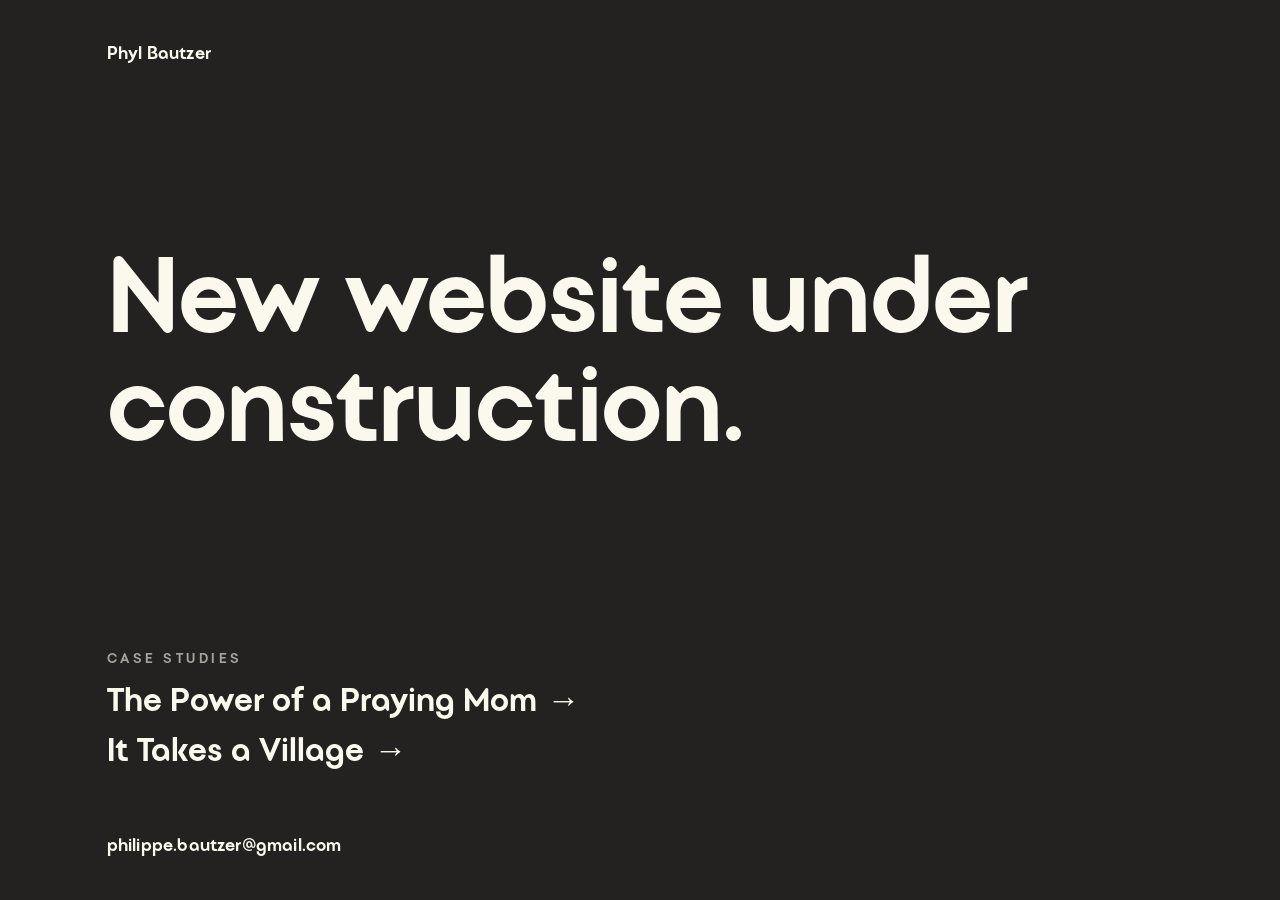
<file: index.html>
<!DOCTYPE html>
<html lang="en">
<head>
<meta charset="UTF-8">
<meta name="viewport" content="width=device-width, initial-scale=1.0">
<title>Phyl Bautzer</title>
<meta name="description" content="Phyl Bautzer, Creative Director and Creative Strategist. New website under construction.">
<link rel="canonical" href="https://phylbautzer.com/">
<link rel="preload" href="/case-studies/poapm/assets/fonts/Gate-Regular.otf" as="font" type="font/otf" crossorigin>
<style>
@font-face {
  font-family: "Gate";
  src: url("/case-studies/poapm/assets/fonts/Gate-Regular.otf") format("opentype");
  font-weight: 400;
  font-style: normal;
  font-display: swap;
}

:root {
  --ivory: #fbf8ee;
  --black: #232220;
  --font-display: "Gate", Georgia, serif;
  --pad-x: clamp(20px, 8.34vw, 120px);
}

*, *::before, *::after { box-sizing: border-box; }

html { -webkit-text-size-adjust: 100%; }

body {
  margin: 0;
  min-height: 100vh;
  min-height: 100svh;
  background: var(--black);
  color: var(--ivory);
  font-family: var(--font-display);
  -webkit-font-smoothing: antialiased;
  -moz-osx-font-smoothing: grayscale;
  display: grid;
  grid-template-rows: auto 1fr auto auto;
  padding: clamp(24px, 3.5vw, 52px) var(--pad-x);
}

a { color: inherit; text-decoration: none; }
a:hover, a:focus-visible { text-decoration: underline; text-underline-offset: 0.2em; }

.work {
  margin: 0 0 clamp(40px, 5vw, 72px);
}

.work__label {
  margin: 0 0 16px;
  font-size: clamp(14px, 1.1vw, 16px);
  letter-spacing: 0.25em;
  text-transform: uppercase;
  opacity: 0.6;
}

.work ul {
  margin: 0;
  padding: 0;
  list-style: none;
}

.work li + li {
  margin-top: 8px;
}

.work a {
  font-size: clamp(24px, 2.6vw, 36px);
  line-height: 1.25;
}

.work a span {
  display: inline-block;
  margin-left: 0.3em;
  transition: transform 0.25s ease;
}

.work a:hover span,
.work a:focus-visible span {
  transform: translateX(6px);
}

@media (prefers-reduced-motion: reduce) {
  .work a span { transition: none; }
}

.name, .contact {
  margin: 0;
  font-size: clamp(16px, 1.4vw, 20px);
  letter-spacing: 0.01em;
}

.title {
  align-self: center;
  margin: 0;
  max-width: 14ch;
  font-weight: 400;
  font-size: clamp(48px, 8.4vw, 132px);
  line-height: 1.02;
  letter-spacing: -0.01em;
}
</style>
</head>
<body>
  <p class="name">Phyl Bautzer</p>
  <h1 class="title">New website under construction.</h1>
  <nav class="work" aria-label="Case studies">
    <p class="work__label">Case studies</p>
    <ul>
      <li><a href="/case-studies/poapm/">The Power of a Praying Mom<span aria-hidden="true">&rarr;</span></a></li>
      <li><a href="/case-studies/itv/">It Takes a Village<span aria-hidden="true">&rarr;</span></a></li>
    </ul>
  </nav>
  <p class="contact"><a href="mailto:philippe.bautzer@gmail.com">philippe.bautzer@gmail.com</a></p>
</body>
</html>
</file>
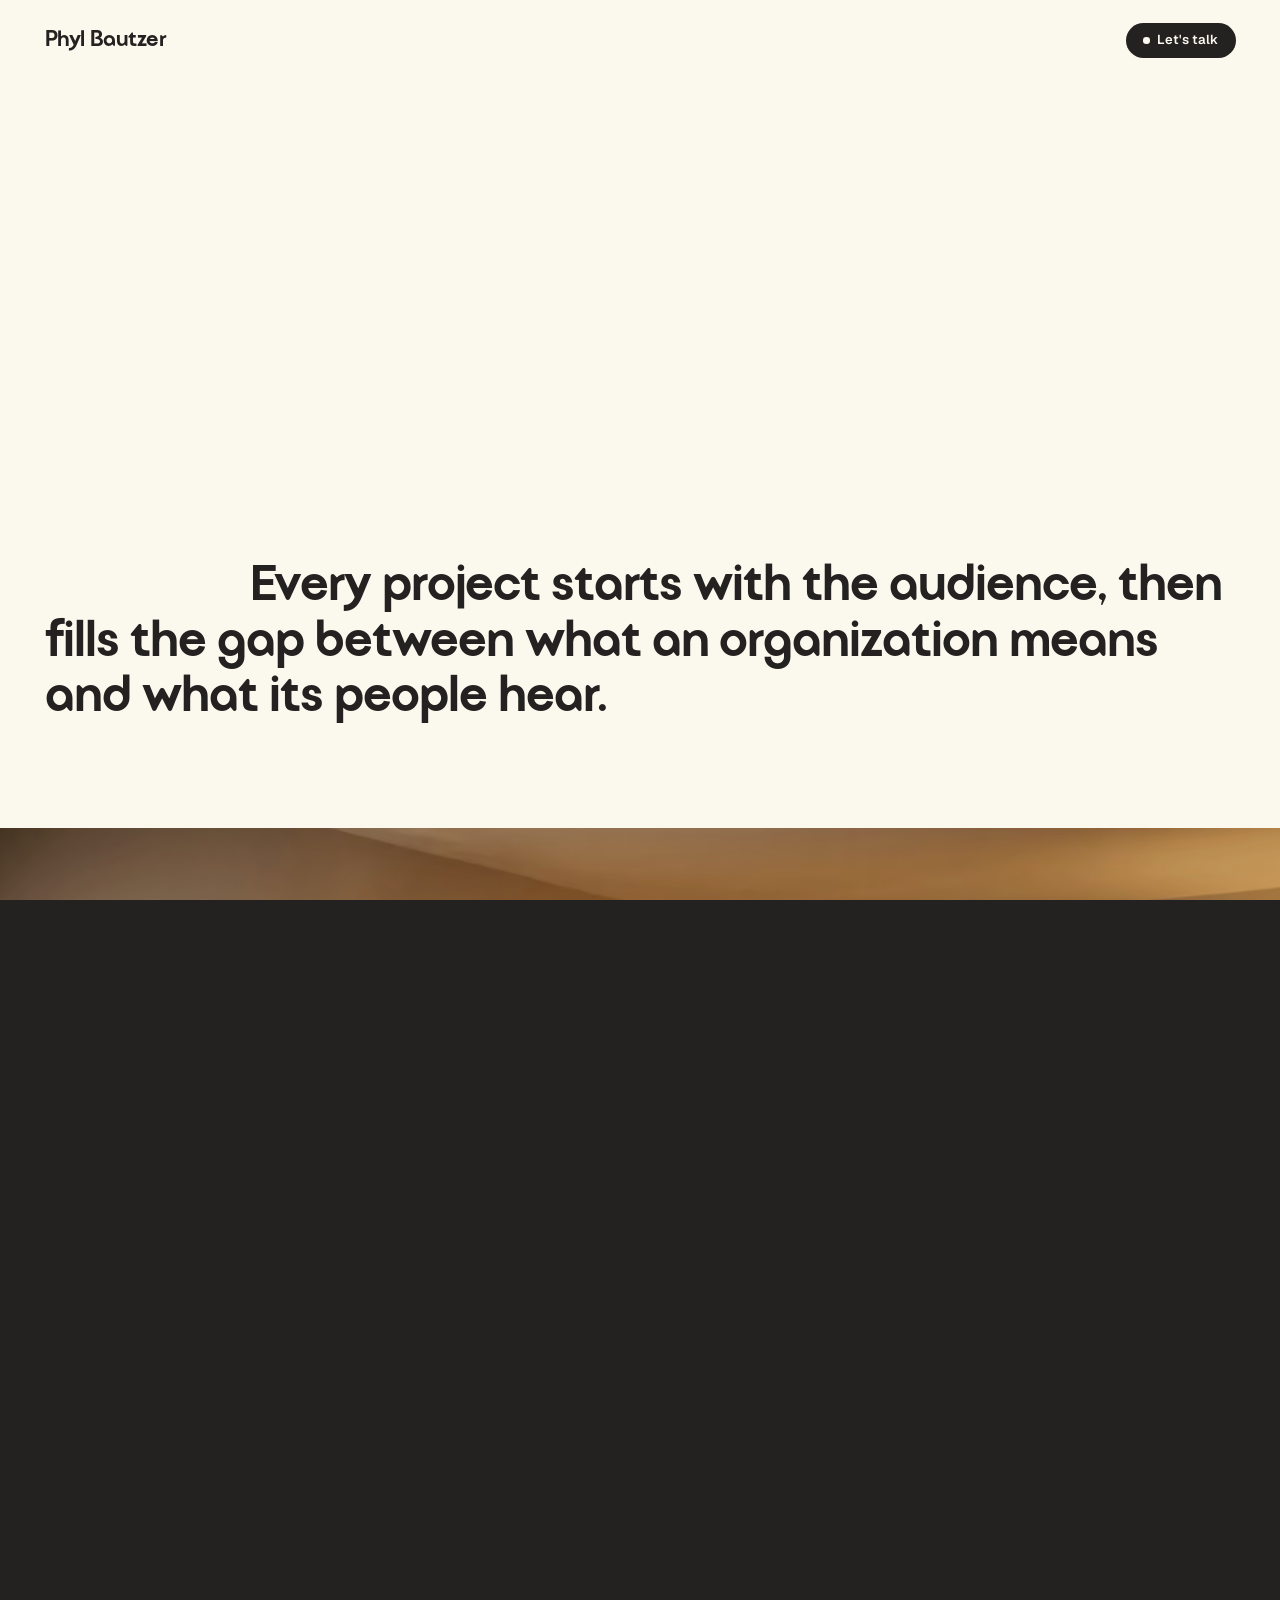
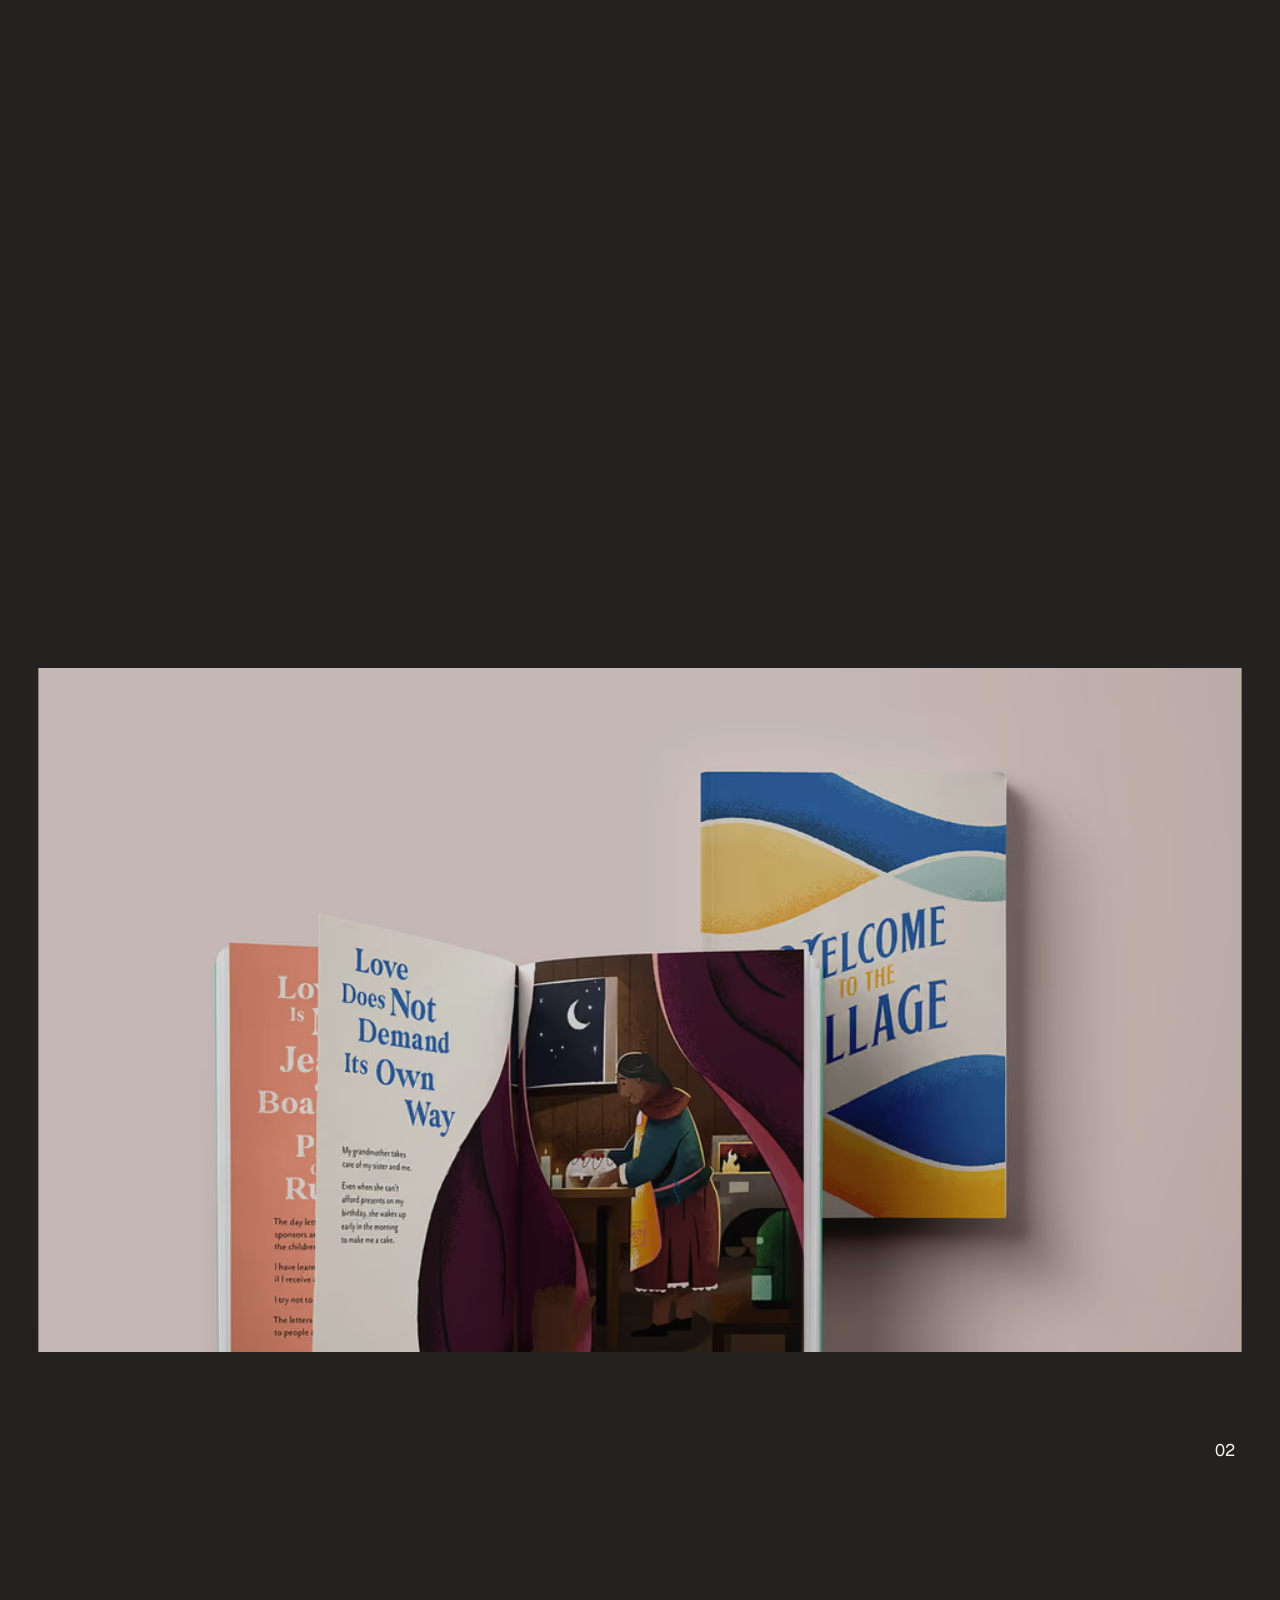
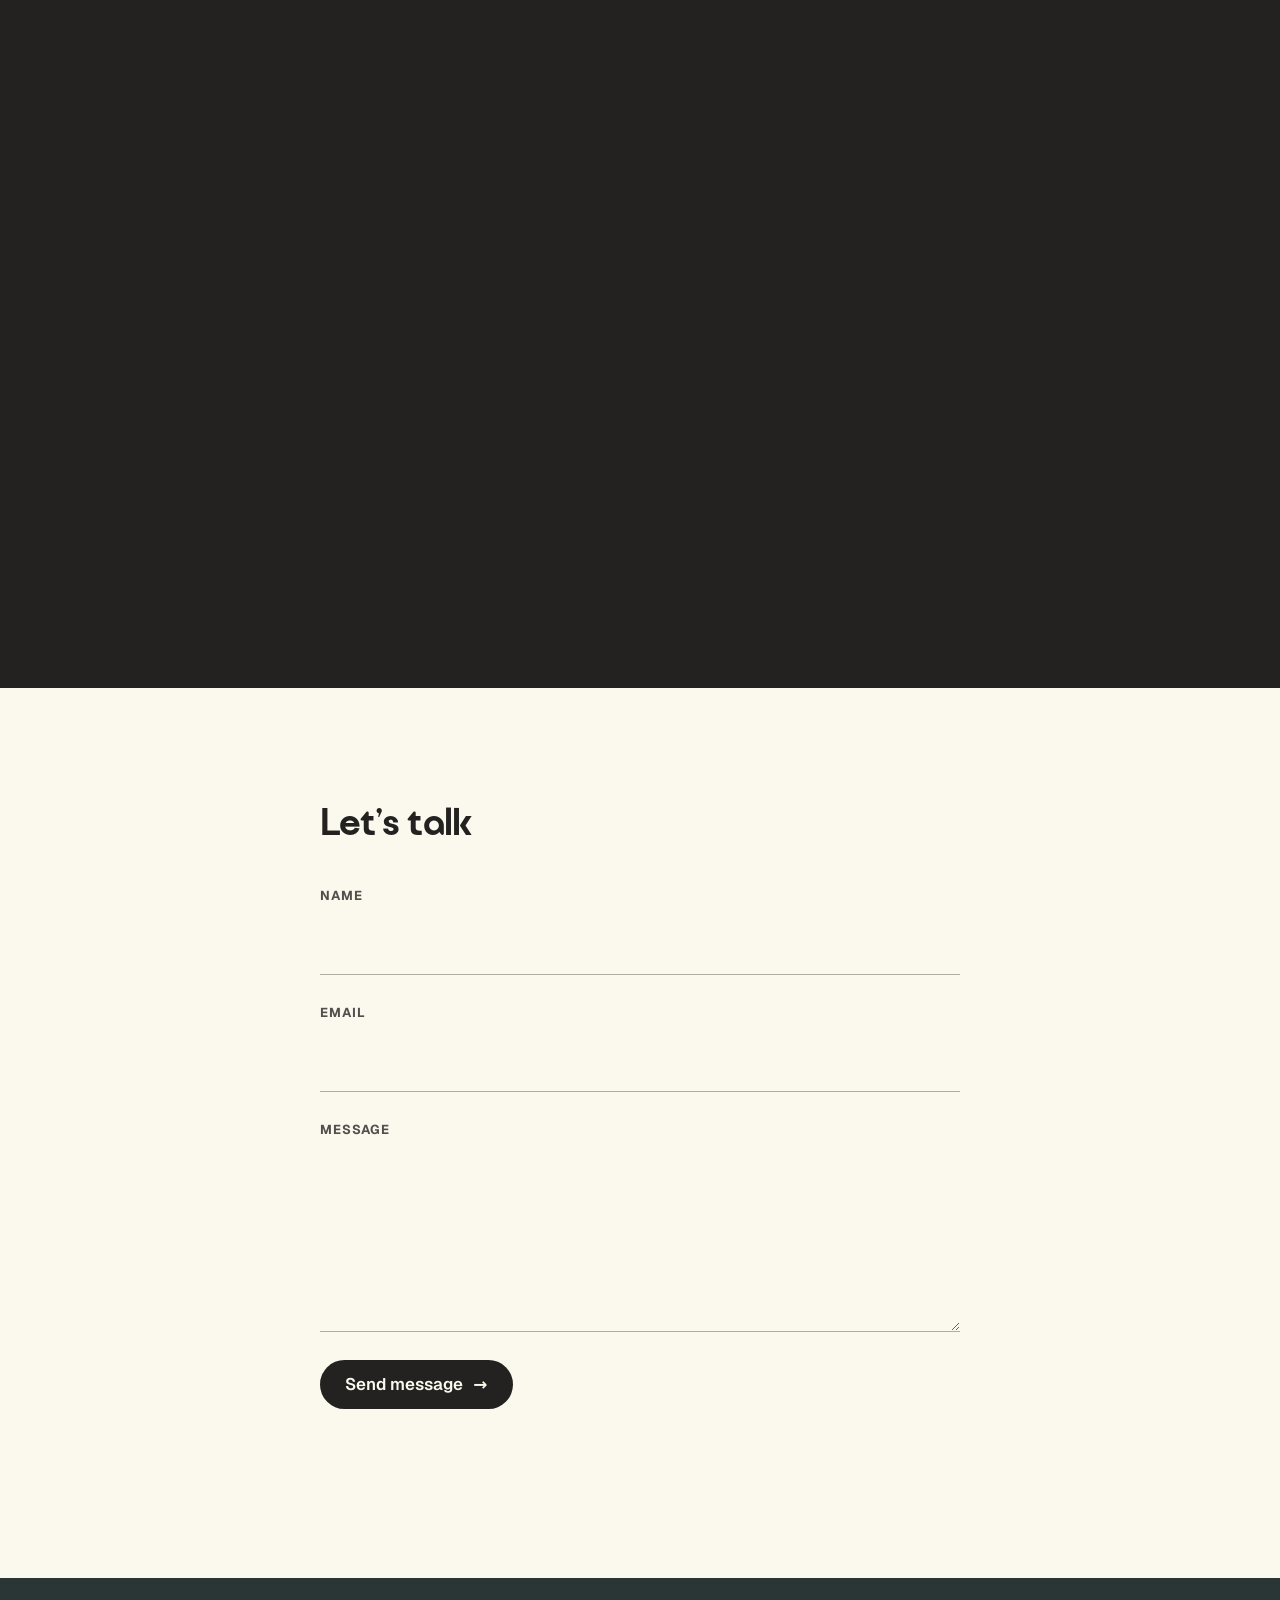
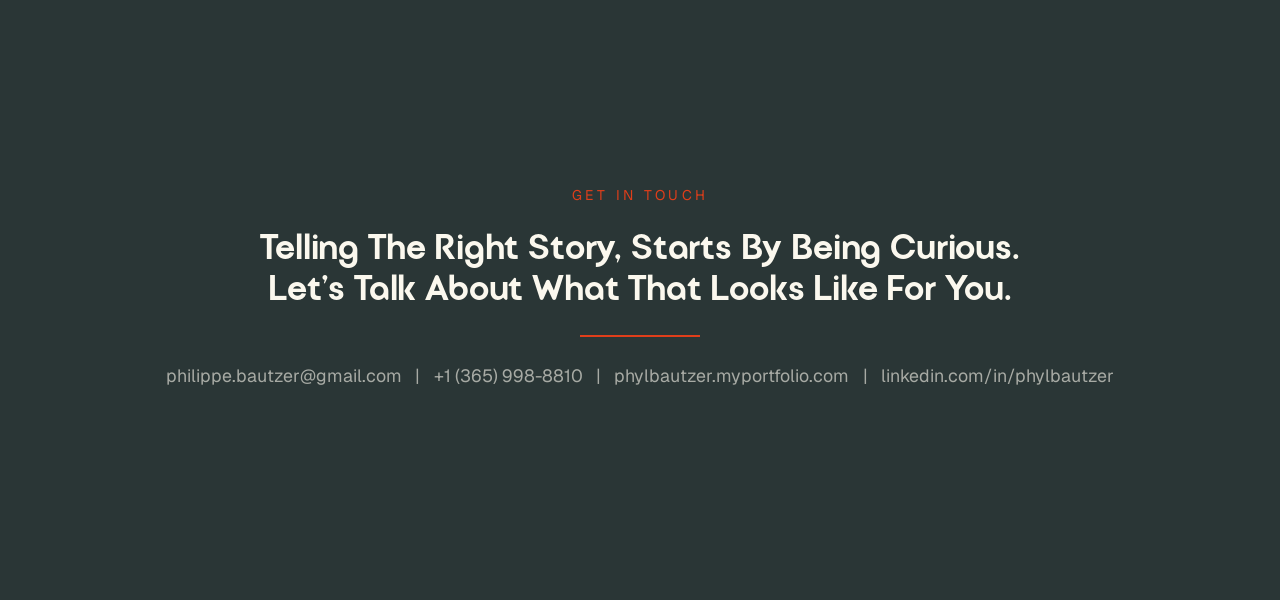
<file: case-studies/index.html>
<!DOCTYPE html><html data-astro-transition-scope="astro-gyrtbwwo-1" lang="en"><head><meta charset="utf-8"><meta name="viewport" content="width=device-width, initial-scale=1, viewport-fit=cover"><meta name="theme-color" content="#232220"><meta name="color-scheme" content="light dark"><link rel="icon" href="/favicon.ico" sizes="32x32"><link rel="icon" href="/favicon.svg" type="image/svg+xml"><link rel="apple-touch-icon" href="/apple-touch-icon.png"><link rel="manifest" href="/manifest.webmanifest"><link rel="sitemap" href="/sitemap-index.xml"><link rel="alternate" type="text/plain" href="/llms.txt" title="llms.txt"><link rel="preload" href="/_astro/geist-latin-wght-normal.BgDaEnEv.woff2" as="font" type="font/woff2" crossorigin><link rel="preload" href="/_astro/GateRegular.BAkZHYo4.woff2" as="font" type="font/woff2" crossorigin><style>@font-face{font-family:'Gate';src:url('/_astro/GateRegular.BAkZHYo4.woff2') format('woff2');font-weight:400;font-style:normal;font-display:swap;}:root{--step-m2:clamp(0.6rem, 0.73rem + -0.14vw, 0.69rem);--step-m1:clamp(0.8rem, 0.85rem + -0.05vw, 0.83rem);--step-0:clamp(1rem, 0.98rem + 0.09vw, 1.06rem);--step-1:clamp(1.2rem, 1.12rem + 0.32vw, 1.42rem);--step-2:clamp(1.44rem, 1.28rem + 0.67vw, 1.89rem);--step-3:clamp(1.73rem, 1.45rem + 1.18vw, 2.52rem);--step-4:clamp(2.07rem, 1.62rem + 1.92vw, 3.35rem);--step-5:clamp(2.49rem, 1.79rem + 2.98vw, min(4.47rem, 11vw));--step-6:clamp(2.99rem, 1.94rem + 4.47vw, min(5.96rem, 11vw));--display-tracking:-0.02em}</style><title>Case Studies | Phyl Bautzer</title><meta name="description" content="Case studies by Phyl Bautzer, Creative Director and Creative Strategist: The Power of a Praying Mom and It Takes a Village, for Compassion."><meta name="author" content="Phyl Bautzer"><link rel="canonical" href="https://phylbautzer.com/case-studies/"><meta name="robots" content="index, follow, max-image-preview:large"><meta property="og:site_name" content="Phyl Bautzer"><meta property="og:type" content="website"><meta property="og:title" content="Case Studies | Phyl Bautzer"><meta property="og:description" content="Case studies by Phyl Bautzer, Creative Director and Creative Strategist: The Power of a Praying Mom and It Takes a Village, for Compassion."><meta property="og:locale" content="en_CA"><meta property="og:url" content="https://phylbautzer.com/case-studies/"><meta property="og:image" content="https://phylbautzer.com/og/work.jpg"><meta property="og:image:type" content="image/jpeg"><meta property="og:image:width" content="1200"><meta property="og:image:height" content="630"><meta property="og:image:alt" content="Phyl Bautzer, creative director and creative strategist"><meta name="twitter:card" content="summary_large_image"><meta name="twitter:title" content="Case Studies | Phyl Bautzer"><meta name="twitter:description" content="Case studies by Phyl Bautzer, Creative Director and Creative Strategist: The Power of a Praying Mom and It Takes a Village, for Compassion."><meta name="twitter:image" content="https://phylbautzer.com/og/work.jpg"><meta name="twitter:image:alt" content="Phyl Bautzer, creative director and creative strategist"><script type="application/ld+json">{"@context":"https://schema.org","@type":"CollectionPage","@id":"https://phylbautzer.com/case-studies/#webpage","url":"https://phylbautzer.com/case-studies/","name":"Case Studies | Phyl Bautzer","description":"Case studies by Phyl Bautzer, Creative Director and Creative Strategist: The Power of a Praying Mom and It Takes a Village, for Compassion.","inLanguage":"en","isPartOf":{"@id":"https://phylbautzer.com/#website"},"primaryImageOfPage":"https://phylbautzer.com/og/work.jpg","hasPart":[{"@id":"https://phylbautzer.com/work/power-of-a-praying-mom/#work"},{"@id":"https://phylbautzer.com/work/it-takes-a-village/#work"}]}</script><script type="application/ld+json">{"@context":"https://schema.org","@type":"BreadcrumbList","itemListElement":[{"@type":"ListItem","position":1,"name":"Home","item":"https://phylbautzer.com/"},{"@type":"ListItem","position":2,"name":"Case Studies","item":"https://phylbautzer.com/case-studies/"}]}</script><!-- Runs before first paint: flags JS, motion preference, the intro and CTA emphasis,
         so nothing flashes. Reads settings.json defaults, plus local tweaks when the
         control panel is available (dev, or ?tune). --><script>(function(){const defaults = {"type":{"base":17,"baseMobile":16,"ratio":1.333,"ratioMobile":1.2,"displayMaxVw":11,"displayTracking":-0.02},"intro":{"enabled":true,"oncePerSession":true,"lineDuration":0.9,"lineStagger":0.14,"hold":0.6,"exitDuration":0.2,"exitEase":"expo.inOut","autoAdvance":0.2},"loadIn":{"heroScaleFrom":1.1,"heroDuration":1.2,"navDelay":0.35,"ctaDelay":0.6,"stagger":0.07,"ease":"expo.out"},"scroll":{"smooth":true,"lerp":0.14,"wheelMultiplier":1.2,"touchMultiplier":1.2},"cursor":{"enabled":true,"size":12,"hoverSize":76,"ease":0.16,"hideNative":false,"labels":true},"transition":{"style":"curtain","duration":0.3,"ease":"expo.inOut","beatDuration":0.35,"beatHold":0.15,"flashCover":0.28,"flashWipe":0.25,"flashHold":0.3},"reveal":{"duration":0.9,"stagger":0.07,"offset":100,"ease":"expo.out","start":88},"images":{"revealDuration":0.9,"revealScale":1.08,"clipReveal":true,"parallax":6,"ease":"expo.out"},"hover":{"imageZoom":1.06,"duration":0.6,"magnetic":0.3},"cta":{"emphasis":"pulse","pulseEvery":5,"pulseDelay":8,"pulseRepeat":1,"magnetic":0.45,"scale":1},"toggle":{"duration":0.6,"stagger":0.06},"counters":{"enabled":true,"duration":1.2},"wipe":{"duration":0.25,"firstDuration":0.35},"texture":{"opacity":0.1,"cycle":48},"gallery":{"framePhase":0.7,"frameBottom":24,"frameSide":3}};
const isDev = false;
const hasIntro = false;

      (function () {
        var d = document.documentElement;
        var s = JSON.parse(JSON.stringify(defaults));
        var tune = isDev;
        try {
          if (new URLSearchParams(location.search).has('tune')) { sessionStorage.setItem('pb-tune-on', '1'); }
          if (sessionStorage.getItem('pb-tune-on') === '1') tune = true;
          if (tune) {
            var saved = JSON.parse(localStorage.getItem('pb-tune-v1') || 'null');
            if (saved) for (var g in saved) if (s[g]) for (var k in saved[g]) s[g][k] = saved[g][k];
          }
        } catch (e) {}
        window.__PB_SETTINGS__ = s;
        d.classList.add('js');
        var reduce = matchMedia('(prefers-reduced-motion: reduce)').matches;
        if (!reduce) d.classList.add('js-motion');
        d.dataset.cta = reduce ? 'none' : s.cta.emphasis;
        d.style.setProperty('--cta-pulse', s.cta.pulseEvery + 's');
        d.style.setProperty('--cta-pulse-delay', s.cta.pulseDelay + 's');
        d.style.setProperty('--cta-pulse-count', s.cta.pulseRepeat > 0 ? String(s.cta.pulseRepeat) : 'infinite');
        d.style.setProperty('--cta-scale', s.cta.scale);
        var seen = false;
        try { seen = s.intro.oncePerSession && sessionStorage.getItem('pb-intro-seen') === '1'; } catch (e) {}
        if (hasIntro && s.intro.enabled && !seen) d.dataset.intro = 'play';
        // Failsafe: if the motion script has not started within 4s, show everything.
        setTimeout(function () {
          if (!window.__PB_READY__) { d.classList.remove('js-motion'); delete d.dataset.intro; }
        }, 4000);
      })();
    })();</script><meta name="astro-view-transitions-enabled" content="true"><meta name="astro-view-transitions-fallback" content="swap"><script type="module" src="/_astro/ClientRouter.astro_astro_type_script_index_0_lang.IPpo8kEv.js"></script><style>@keyframes astroFadeInOut{0%{opacity:1}to{opacity:0}}@keyframes astroFadeIn{0%{opacity:0;mix-blend-mode:plus-lighter}to{opacity:1;mix-blend-mode:plus-lighter}}@keyframes astroFadeOut{0%{opacity:1;mix-blend-mode:plus-lighter}to{opacity:0;mix-blend-mode:plus-lighter}}@keyframes astroSlideFromRight{0%{transform:translate(100%)}}@keyframes astroSlideFromLeft{0%{transform:translate(-100%)}}@keyframes astroSlideToRight{to{transform:translate(100%)}}@keyframes astroSlideToLeft{to{transform:translate(-100%)}}@media (prefers-reduced-motion){::view-transition-group(*),::view-transition-old(*),::view-transition-new(*),[data-astro-transition-scope]{animation:none!important}}.astro-route-announcer{clip:rect(0 0 0 0);clip-path:inset(50%);white-space:nowrap;width:1px;height:1px;position:absolute;top:0;left:0;overflow:hidden}@font-face{font-family:Geist Variable;font-style:normal;font-display:swap;font-weight:100 900;src:url(/_astro/geist-cyrillic-ext-wght-normal.DjL33-gN.woff2)format("woff2-variations");unicode-range:U+460-52F,U+1C80-1C8A,U+20B4,U+2DE0-2DFF,U+A640-A69F,U+FE2E-FE2F}@font-face{font-family:Geist Variable;font-style:normal;font-display:swap;font-weight:100 900;src:url(/_astro/geist-cyrillic-wght-normal.BEAKL7Jp.woff2)format("woff2-variations");unicode-range:U+301,U+400-45F,U+490-491,U+4B0-4B1,U+2116}@font-face{font-family:Geist Variable;font-style:normal;font-display:swap;font-weight:100 900;src:url(/_astro/geist-vietnamese-wght-normal.6IgcOCM7.woff2)format("woff2-variations");unicode-range:U+102-103,U+110-111,U+128-129,U+168-169,U+1A0-1A1,U+1AF-1B0,U+300-301,U+303-304,U+308-309,U+323,U+329,U+1EA0-1EF9,U+20AB}@font-face{font-family:Geist Variable;font-style:normal;font-display:swap;font-weight:100 900;src:url(/_astro/geist-latin-ext-wght-normal.DC-KSUi6.woff2)format("woff2-variations");unicode-range:U+100-2BA,U+2BD-2C5,U+2C7-2CC,U+2CE-2D7,U+2DD-2FF,U+304,U+308,U+329,U+1D00-1DBF,U+1E00-1E9F,U+1EF2-1EFF,U+2020,U+20A0-20AB,U+20AD-20C0,U+2113,U+2C60-2C7F,U+A720-A7FF}@font-face{font-family:Geist Variable;font-style:normal;font-display:swap;font-weight:100 900;src:url(/_astro/geist-latin-wght-normal.BgDaEnEv.woff2)format("woff2-variations");unicode-range:U+??,U+131,U+152-153,U+2BB-2BC,U+2C6,U+2DA,U+2DC,U+304,U+308,U+329,U+2000-206F,U+20AC,U+2122,U+2191,U+2193,U+2212,U+2215,U+FEFF,U+FFFD}@font-face{font-family:Poppins;font-style:normal;font-display:swap;font-weight:400;src:url(/_astro/poppins-latin-400-normal.cpxAROuN.woff2)format("woff2"),url(/_astro/poppins-latin-400-normal.BOb3E3N0.woff)format("woff")}@font-face{font-family:Poppins;font-style:normal;font-display:swap;font-weight:400;src:url(/_astro/poppins-latin-ext-400-normal.by3JarPu.woff2)format("woff2"),url(/_astro/poppins-latin-ext-400-normal.DaBSavcJ.woff)format("woff")}:root{--dark:#232220;--light:#fbf8ee;--hairline:#23222024;--hairline-dark:#fbf8ee29;--flag:#ffd84d;--accent:#e03e1a;--gold:#f1d284;--body-on-light:.78;--body-on-dark:.7;--font-display:"Gate", "Poppins", ui-sans-serif, system-ui, sans-serif;--font-body:"Geist Variable", "Geist", ui-sans-serif, system-ui, -apple-system, "Segoe UI", sans-serif;--gutter:clamp(1rem, 3.5vw, 3.5rem);--frame:clamp(.5rem, 1vw, 1rem);--max:90rem;--text-max:40rem;--header-h:5rem;--radius:0;--ease-out:cubic-bezier(.16, 1, .3, 1);--ease-in-out:cubic-bezier(.87, 0, .13, 1);--dur-fast:.3s;--dur-base:.6s;--dur-slow:.9s;--bg:var(--light);--fg:var(--dark);--body-opacity:var(--body-on-light);--rule:var(--hairline);color-scheme:light}*,:before,:after{box-sizing:border-box}*{margin:0}html{-webkit-text-size-adjust:100%;text-size-adjust:100%}html.lenis,html.lenis body{height:auto}.lenis.lenis-smooth{scroll-behavior:auto!important}.lenis.lenis-stopped{overflow:hidden}body{background:var(--bg);color:var(--fg);font-family:var(--font-body);font-size:var(--step-0);font-feature-settings:"ss01", "cv11";-webkit-font-smoothing:antialiased;-moz-osx-font-smoothing:grayscale;text-rendering:optimizelegibility;line-height:1.6;overflow-x:clip}img,video,svg{max-width:100%;height:auto;display:block}picture{display:contents}a{color:inherit;text-decoration:none}button{font:inherit;color:inherit;cursor:pointer;background:0 0;border:0;padding:0}ul[role=list],ol[role=list]{padding:0;list-style:none}::selection{background:var(--fg);color:var(--bg)}:focus-visible{outline-offset:4px;border-radius:2px;outline:2px solid}.sr-only{clip:rect(0 0 0 0);white-space:nowrap;border:0;width:1px;height:1px;margin:-1px;padding:0;overflow:hidden;position:absolute!important}.skip-link{z-index:1000;background:var(--light);color:var(--dark);border-radius:999px;padding:.75rem 1rem;font-weight:600;position:fixed;top:.75rem;left:.75rem;transform:translateY(-200%)}.skip-link:focus{transform:none}.ground-dark{--bg:var(--dark);--fg:var(--light);--body-opacity:var(--body-on-dark);--rule:var(--hairline-dark);background:var(--bg);color:var(--fg);color-scheme:dark}.ground-light{--bg:var(--light);--fg:var(--dark);--body-opacity:var(--body-on-light);--rule:var(--hairline);background:var(--bg);color:var(--fg)}.display,.h1,.h2,.h3,.h4,.statement{font-family:var(--font-display);letter-spacing:var(--display-tracking,-.02em);text-wrap:balance;font-weight:400}.display{font-size:var(--step-6);line-height:1}.h1{font-size:var(--step-5);line-height:1.02}.statement{font-size:var(--step-4);line-height:1.1}.h2{font-size:var(--step-3);line-height:1.15}.h3{font-size:var(--step-2);line-height:1.2}.h4{font-size:var(--step-1);letter-spacing:-.01em;line-height:1.3}.lead{font-size:var(--step-1);opacity:var(--body-opacity);text-wrap:pretty;line-height:1.5}.body,.prose p,.prose li{font-size:var(--step-0);opacity:var(--body-opacity);text-wrap:pretty;line-height:1.7}.prose strong,.body strong{opacity:1;color:var(--fg);font-weight:700}.small{font-size:var(--step-m1);line-height:1.6}.kicker{font-family:var(--font-body);font-size:var(--step-m1);letter-spacing:.22em;text-transform:uppercase;text-wrap:balance;align-items:baseline;gap:.75em;font-weight:500;line-height:1.4;display:inline-flex}.kicker__part{white-space:nowrap}.kicker__part--wrap{white-space:normal}.label{font-size:var(--step-m1);letter-spacing:.08em;text-transform:uppercase;opacity:var(--body-opacity);font-weight:700}.wrap{width:100%;max-width:calc(var(--max) + var(--gutter) * 2);padding-inline:var(--gutter);margin-inline:auto}.stack>*+*{margin-top:var(--stack,1.5rem)}.grid-12{grid-template-columns:repeat(12,minmax(0,1fr));column-gap:clamp(1rem,2.5vw,2.5rem);display:grid}.rule{background:var(--rule);border:0;height:1px}.btn{--btn-bg:var(--fg);--btn-fg:var(--bg);background:var(--btn-bg);color:var(--btn-fg);font-size:var(--step-0);white-space:nowrap;isolation:isolate;transition:transform var(--dur-base) var(--ease-out), background-color var(--dur-base), color var(--dur-base);border-radius:999px;align-items:center;gap:.6em;padding:.95em 1.5em;font-weight:600;line-height:1;display:inline-flex;position:relative}.ground-dark .btn--primary{--btn-bg:var(--light);--btn-fg:var(--dark)}.ground-light .btn--primary{--btn-bg:var(--dark);--btn-fg:var(--light)}.btn--ghost{--btn-bg:transparent;--btn-fg:var(--fg);box-shadow:inset 0 0 0 1px}.btn .arrow{transition:transform var(--dur-base) var(--ease-out)}.btn:hover .arrow{transform:translate(.25em)}.link{align-items:center;gap:.5em;padding-bottom:.2em;font-weight:600;display:inline-flex;position:relative}.link:after{content:"";transform-origin:100%;height:1px;transition:transform var(--dur-base) var(--ease-out);background:currentColor;position:absolute;bottom:0;left:0;right:0;transform:scaleX(1)}.link:hover:after{transform-origin:0;animation:link-swipe .8s var(--ease-out)}@keyframes link-swipe{0%{transform-origin:100%;transform:scaleX(1)}49%{transform-origin:100%;transform:scaleX(0)}50%{transform-origin:0}to{transform-origin:0;transform:scaleX(1)}}.site-header{z-index:100;height:var(--header-h);padding-inline:var(--gutter);color:var(--light);pointer-events:none;transition:color var(--dur-base) var(--ease-out), translate var(--dur-base) var(--ease-out);justify-content:space-between;align-items:center;gap:1rem;display:flex;position:fixed;inset:0 0 auto}.site-header:before{content:"";z-index:-1;background:color-mix(in srgb, var(--dark) 82%, transparent);backdrop-filter:blur(14px);opacity:0;transition:opacity var(--dur-base) var(--ease-out), background-color var(--dur-base) var(--ease-out);position:absolute;inset:0}.site-header.is-scrolled:before{opacity:1}.site-header[data-on=light]:before{background:color-mix(in srgb, var(--light) 86%, transparent)}.site-header>*{pointer-events:auto}.site-header[data-on=light]{color:var(--dark)}.site-header.is-hidden{translate:0 -100%}.site-header.is-hidden:before{opacity:0}.site-header.is-hidden .cta-talk{translate:0 var(--header-h)!important}.wordmark{font-family:var(--font-display);font-size:var(--step-1);letter-spacing:-.02em;white-space:nowrap;line-height:1}.nav{gap:clamp(1.25rem,2.5vw,2.5rem);margin-left:auto;margin-right:clamp(1rem,2vw,2rem);display:flex}.nav a{font-size:var(--step-m1);letter-spacing:.01em;padding-block:.4em;font-weight:500;position:relative}.nav a:after{content:"";transform-origin:0;height:1px;transition:transform var(--dur-base) var(--ease-out);background:currentColor;position:absolute;bottom:.1em;left:0;right:0;transform:scaleX(0)}.nav a:hover:after,.nav a[aria-current=page]:after{transform:scaleX(1)}.cta-talk{--cta-bg:var(--light);--cta-fg:var(--dark);--cta-scale:1;background:var(--cta-bg);color:var(--cta-fg);font-size:var(--step-m1);white-space:nowrap;transition:background-color var(--dur-base) var(--ease-out), color var(--dur-base) var(--ease-out), translate var(--dur-base) var(--ease-out);will-change:transform;border-radius:999px;align-items:center;gap:.55em;padding:.85em 1.35em;font-weight:600;line-height:1;display:inline-flex;position:relative;scale:var(--cta-scale)!important}.site-header[data-on=light] .cta-talk{--cta-bg:var(--dark);--cta-fg:var(--light)}.cta-talk .dot{background:currentColor;border-radius:50%;width:.5em;height:.5em}.cta-talk:before{content:"";border-radius:inherit;box-shadow:0 0 0 0 var(--cta-bg);opacity:0;pointer-events:none;position:absolute;inset:0}html[data-cta=pulse] .cta-talk:before{animation:cta-pulse var(--cta-pulse,5s) var(--ease-out) var(--cta-pulse-delay,8s) var(--cta-pulse-count,1)}html[data-cta=glow] .cta-talk{box-shadow:0 0 2.5rem -.25rem color-mix(in srgb, var(--cta-bg) 70%, transparent)}@keyframes cta-pulse{0%{opacity:.55;box-shadow:0 0 0 0 var(--cta-bg)}22%{opacity:0;box-shadow:0 0 0 .85rem var(--cta-bg)}to{opacity:0;box-shadow:0 0 0 .85rem var(--cta-bg)}}.menu-btn{display:none}@media (width<=47.99rem){:root{--header-h:4.25rem}.nav{display:none}.menu-btn{font-size:var(--step-m1);align-items:center;gap:.5em;margin-left:auto;padding:.6em .2em;font-weight:600;display:inline-flex}.menu-btn .bars{width:1.25em;height:.6em;position:relative}.menu-btn .bars:before,.menu-btn .bars:after{content:"";height:1.5px;transition:transform var(--dur-base) var(--ease-out), top var(--dur-base) var(--ease-out);background:currentColor;position:absolute;left:0;right:0}.menu-btn .bars:before{top:0}.menu-btn .bars:after{top:calc(100% - 1.5px)}.menu-btn[aria-expanded=true] .bars:before{top:50%;transform:rotate(45deg)}.menu-btn[aria-expanded=true] .bars:after{top:50%;transform:rotate(-45deg)}.cta-talk{padding:.75em 1.1em}.site-header .cta-talk .label-long{display:none}}.mobile-menu{z-index:90;padding:calc(var(--header-h) + 2rem) var(--gutter) 2.5rem;background:var(--dark);color:var(--light);clip-path:inset(0 0 100%);visibility:hidden;transition:clip-path var(--dur-base) var(--ease-in-out), visibility 0s var(--dur-base);flex-direction:column;justify-content:flex-end;display:flex;position:fixed;inset:0}.mobile-menu.is-open{clip-path:inset(0);visibility:visible;transition:clip-path var(--dur-base) var(--ease-in-out)}.mobile-menu a.big{font-family:var(--font-display);font-size:var(--step-4);letter-spacing:-.02em;line-height:1.15;display:block}.mobile-menu .small{opacity:.72;margin-top:2rem}.intro{z-index:200;padding-inline:var(--gutter);background:var(--dark);color:var(--light);align-items:center;display:none;position:fixed;inset:0}html[data-intro=play] .intro{display:flex}html[data-intro=play] body{overflow:hidden}.intro__text{font-family:var(--font-display);font-size:var(--step-5);letter-spacing:var(--display-tracking);max-width:18ch;line-height:1.05}.intro__line{margin-bottom:-.08em;padding-bottom:.08em;display:block;overflow:hidden}.intro__line>span{display:block}.intro__line:last-child>span{opacity:.5}.intro__skip{right:var(--gutter);font-size:var(--step-m1);letter-spacing:.2em;text-transform:uppercase;opacity:.6;position:absolute;bottom:2rem}.intro__skip:hover,.intro__skip:focus-visible{opacity:1}.curtain{z-index:150;background:var(--dark);pointer-events:none;place-items:center;display:grid;position:fixed;inset:0;transform:translateY(100%)}.curtain__belief{padding-inline:var(--gutter);text-align:center;font-family:var(--font-display);font-size:var(--step-2);letter-spacing:-.01em;color:var(--light);place-items:center;margin:0;line-height:1.2;display:grid}.curtain__part{opacity:0;grid-area:1/1}.cursor{z-index:300;width:var(--cursor-size,12px);height:var(--cursor-size,12px);margin:calc(var(--cursor-size,12px) / -2) 0 0 calc(var(--cursor-size,12px) / -2);background:var(--light);mix-blend-mode:difference;pointer-events:none;opacity:0;transition:width var(--dur-base) var(--ease-out), height var(--dur-base) var(--ease-out), margin var(--dur-base) var(--ease-out), opacity var(--dur-fast), background-color var(--dur-fast);will-change:transform;border-radius:50%;place-items:center;display:grid;position:fixed;top:0;left:0}.cursor.is-visible{opacity:1}.cursor.has-label{mix-blend-mode:normal;background:var(--light)}.cursor__label{letter-spacing:.06em;text-transform:uppercase;color:var(--dark);opacity:0;transition:opacity var(--dur-fast);white-space:nowrap;text-align:center;font-size:.72rem;font-weight:600;line-height:1.15}.cursor.has-label .cursor__label{opacity:1}.cursor.has-label.is-compact{background:#fbf8ee24;box-shadow:inset 0 0 0 1px #fbf8ee8c}.cursor.is-compact .cursor__label{letter-spacing:.14em;color:var(--light);font-size:.56rem}html.hide-native-cursor,html.hide-native-cursor a,html.hide-native-cursor button{cursor:none}@media (hover:none),(pointer:coarse){.cursor{display:none}}.media{background:color-mix(in srgb, var(--fg) 8%, var(--bg));position:relative;overflow:hidden}.media img{object-fit:cover;width:100%;height:100%}.media--rounded{border-radius:var(--radius)}[data-parallax] img{scale:1.12}.hero{isolation:isolate;align-items:flex-end;min-height:100svh;display:flex;position:relative;overflow:hidden}.hero__media{z-index:-2;position:absolute;inset:0}.hero__media img{object-fit:cover;width:100%;height:100%}.hero:after{content:"";z-index:-1;background:linear-gradient(to top right,#232220b3 0%,#23222059 30%,#23222000 55%);position:absolute;inset:0}.hero__content{width:100%;padding:calc(var(--header-h) + 3rem) var(--gutter) clamp(3rem, 7vw, 6rem);grid-template-columns:minmax(0,1fr);gap:clamp(1.25rem,2.5vw,2rem);display:grid}.hero__title{max-width:19ch}.hero__sub{max-width:38rem}.hero__actions{flex-wrap:wrap;align-items:center;gap:1rem 1.75rem;display:flex}.scroll-cue{right:var(--gutter);writing-mode:vertical-rl;font-size:var(--step-m1);letter-spacing:.2em;text-transform:uppercase;opacity:.7;position:absolute;bottom:clamp(3rem,7vw,6rem)}@media (width<=47.99rem){.scroll-cue{display:none}}.proof{grid-template-columns:repeat(3,minmax(0,1fr));gap:clamp(1.5rem,4vw,4rem);display:grid}.proof__item{border-top:1px solid var(--rule);padding-top:1.5rem}.stat-value{font-family:var(--font-display);font-size:var(--step-5);letter-spacing:var(--display-tracking);font-variant-numeric:tabular-nums;line-height:1;display:block}.stat-label{max-width:22ch;margin-top:.85rem;display:block}@media (width<=47.99rem){.proof{grid-template-columns:1fr}}.feature{isolation:isolate;background:var(--dark);min-height:100svh;color:var(--light);align-items:flex-end;display:flex;position:relative;overflow:hidden}.feature__media{inset:var(--frame);z-index:-2;position:absolute;overflow:hidden}.feature__media img{object-fit:cover;width:100%;height:100%}.feature:after{content:"";inset:var(--frame);z-index:-1;background:linear-gradient(#23222000 45%,#23222073 72%,#232220c7 100%);position:absolute}.feature__hit{z-index:0;position:absolute;inset:0}.feature__content a{pointer-events:auto}.feature__content{z-index:1;pointer-events:none;width:100%;padding:0 calc(var(--gutter) + var(--frame)) calc(clamp(2rem, 5vw, 4rem) + var(--frame));grid-template-columns:minmax(0,1.4fr) minmax(0,1fr);align-items:end;gap:1.5rem 4rem;display:grid;position:relative}.feature__aside{justify-items:start;gap:1rem;display:grid}.feature__result .stat-value{font-size:var(--step-4)}.feature__link:after{content:"";z-index:1;position:absolute;inset:0}.feature__link:focus-visible{outline:none}.feature__link:focus-visible .link-text{outline-offset:6px;outline:2px solid}.roles{font-size:var(--step-m1);opacity:var(--body-opacity)}.roles dt{font-weight:700;display:inline}.roles dd{margin:0;display:inline}@media (width<=47.99rem){.feature{min-height:88svh}.feature__content{grid-template-columns:1fr}}.split{grid-template-columns:minmax(0,5fr) minmax(0,7fr);gap:clamp(2rem,6vw,6rem);display:grid}@media (width<=47.99rem){.split{grid-template-columns:1fr}}.steps{counter-reset:step;gap:0;display:grid}.step{border-top:1px solid var(--rule);grid-template-columns:4rem minmax(0,1fr);gap:1rem;padding-block:1.75rem;display:grid}.step:last-child{border-bottom:1px solid var(--rule)}.step__num{font-family:var(--font-display);font-size:var(--step-1);opacity:var(--body-opacity);font-variant-numeric:tabular-nums}.step__title{margin-bottom:.5rem}.service-list{display:grid}.service-row{border-top:1px solid var(--rule);grid-template-columns:minmax(0,5fr) minmax(0,6fr) auto;align-items:baseline;gap:1rem 2rem;padding-block:clamp(1.5rem,3vw,2.25rem);display:grid;position:relative}.service-row:last-child{border-bottom:1px solid var(--rule)}.service-row .offer__tag{vertical-align:middle;font-family:var(--font-body,inherit);margin-left:.75rem}.service-row .arrow{transition:transform var(--dur-base) var(--ease-out)}.service-row:hover .arrow{transform:translate(.4em)}@media (width<=47.99rem){.service-row{grid-template-columns:1fr}.service-row .arrow{display:none}}.cta-band{text-align:left}.cta-band__inner{justify-items:start;gap:2rem;max-width:60rem;display:grid}.page-head{padding-top:calc(var(--header-h) + clamp(4rem, 10vw, 9rem));padding-bottom:clamp(3rem,7vw,6rem)}.page-head__title{max-width:18ch;margin-top:1.5rem}.page-head__intro{max-width:42rem;margin-top:2rem}.toggle{box-shadow:inset 0 0 0 1px var(--rule);isolation:isolate;border-radius:999px;grid-auto-columns:1fr;grid-auto-flow:column;padding:.3rem;display:inline-grid;position:relative}.toggle__btn{z-index:1;font-size:var(--step-m1);white-space:nowrap;transition:color var(--dur-base) var(--ease-out);border-radius:999px;padding:.75em 1.4em;font-weight:600;position:relative}.toggle__btn[aria-pressed=true]{color:var(--bg)}.toggle__pill{z-index:0;background:var(--fg);width:calc(50% - .3rem);transition:transform var(--toggle-dur,var(--dur-base)) var(--ease-out);border-radius:999px;position:absolute;top:.3rem;bottom:.3rem;left:.3rem}.toggle[data-active=agency] .toggle__pill{transform:translate(100%)}.work-intro{grid-template-columns:minmax(0,1fr) auto;align-items:end;gap:2rem;display:grid}@media (width<=47.99rem){.work-intro{grid-template-columns:1fr}}.framing{max-width:38rem;min-height:3.4em}.framing [hidden]{display:none}.work-grid{grid-template-columns:repeat(2,minmax(0,1fr));align-items:start;gap:clamp(3.5rem,6vw,6rem) clamp(1.5rem,4vw,4rem);padding-top:clamp(3rem,6vw,5rem);display:grid;position:relative}.card{min-width:0;position:relative}.work-grid[hidden]{display:none}.card__media{aspect-ratio:3/2;border-radius:calc(var(--radius) * .6)}.card__media img{transition:transform var(--hover-dur,var(--dur-base)) var(--ease-out)}.card:hover .card__media img,.card:focus-within .card__media img{transform:scale(var(--hover-zoom,1.06))}.card__meta{flex-wrap:wrap;justify-content:space-between;align-items:center;gap:.5rem 1rem;min-height:1.9rem;margin-top:1.25rem;display:flex}.card__year{font-size:var(--step-m1);letter-spacing:.18em;text-transform:uppercase;opacity:var(--body-opacity);white-space:nowrap;font-weight:500}.card__agency{opacity:var(--body-opacity);margin-top:.35rem}.card__title{margin-top:.4rem}.card__summary{max-width:34rem;margin-top:.75rem}.card__tags{align-items:center;gap:.85rem;display:inline-flex}.card__roles{margin-top:1rem}.card__link:after{content:"";z-index:1;position:absolute;inset:0}@media (width<=47.99rem){.work-grid{grid-template-columns:1fr}}.tag{font-family:var(--font-body);font-size:var(--step-m1);letter-spacing:.14em;text-transform:uppercase;white-space:nowrap;border-radius:999px;align-items:center;padding:.45em .85em;font-weight:600;line-height:1;display:inline-flex;box-shadow:inset 0 0 0 1px}.sector-heading{clip:rect(0 0 0 0);white-space:nowrap;border:0;width:1px;height:1px;margin:-1px;padding:0;overflow:hidden;position:absolute!important}.p-hero{isolation:isolate;background:var(--dark);min-height:100svh;color:var(--light);align-items:flex-end;display:flex;position:relative;overflow:hidden}.p-hero__media{z-index:-2;position:absolute;inset:0}.p-hero__media img{object-fit:cover;width:100%;height:100%}.p-hero__media:after{content:"";pointer-events:none;background:linear-gradient(#232220c7 0%,#23222066 45%,#23222000 100%);height:30%;position:absolute;inset:0 0 auto}.p-hero:after{content:"";z-index:-1;background:linear-gradient(#2322201a 28%,#2322209e 65%,#232220f0 100%);position:absolute;inset:0}.p-hero__content{width:100%;min-width:0;padding:calc(var(--header-h) + 3rem) var(--gutter) clamp(3rem, 6vw, 5rem);grid-template-columns:minmax(0,1fr);gap:1.5rem;display:grid}.p-hero__title{max-width:15ch}.p-hero__headline{max-width:40rem}.p-meta{border-bottom:1px solid var(--rule);grid-template-columns:repeat(auto-fit,minmax(11rem,1fr));gap:2rem;padding-block:clamp(2.5rem,5vw,4rem);display:grid}.p-meta__value.p-meta__value--words{font-size:var(--step-1);line-height:1.35}.p-meta__value{font-family:var(--font-display);font-size:var(--step-3);letter-spacing:var(--display-tracking);margin-bottom:.4rem;line-height:1;display:block}.p-meta__result .small{opacity:var(--body-opacity);max-width:22ch;display:block}.p-meta dt{margin-bottom:.6rem}.p-meta dd{font-size:var(--step-0);margin:0;line-height:1.5}.p-meta ul{padding:0;list-style:none}@media (width<=47.99rem){.p-meta{grid-template-columns:1fr 1fr}}.cs{--label:minmax(0, 3fr)}.cs-sec{grid-template-columns:[full-start] var(--gutter) [wide-start] minmax(0, 1fr) [label-start] minmax(0, 14rem) [label-end] 2rem [text-start] minmax(0, var(--text-max)) [text-end] minmax(0, 1fr) [wide-end] var(--gutter) [full-end];row-gap:0;padding-block:clamp(4rem,9vw,8rem) 0;display:grid}.cs-sec:last-child{padding-bottom:clamp(4rem,9vw,8rem)}.cs-sec>*{grid-column:text}.cs-sec>*+*{margin-top:1.4rem}.cs-sec>.cs-label{grid-area:1/label/span 2;align-self:start;margin:.45rem 0 0}.cs-sec>.cs-label+*{margin-top:0}.cs-sec>h3{font-family:var(--font-display);font-weight:400;font-size:var(--step-2);letter-spacing:-.015em;margin-top:2.5rem;line-height:1.2}.cs-sec:not(.cs-sec--titled)>p:first-of-type,.cs-sec--titled>p:nth-of-type(2){font-size:var(--step-1);line-height:1.55}.cs-sec--titled>.cs-label{margin-top:calc(var(--step-3) * .4)}.cs-sec>.cs-title{max-width:22ch}.cs-sec>.cs-title+*{margin-top:clamp(1.25rem,2.2vw,2rem)}.cs-sec>ul,.cs-sec>ol{padding-left:1.2em}.cs-sec>ul li+li,.cs-sec>ol li+li{margin-top:.5rem}.cs-sec>blockquote{font-family:var(--font-display);font-size:var(--step-3);letter-spacing:-.015em;border:0;margin-block:2.5rem;padding:0;line-height:1.2}.cs-sec>blockquote p{opacity:1;font-size:inherit;line-height:inherit}.cs-sec>.m{margin-top:clamp(2.5rem,6vw,5rem)}.cs-sec>.m+.m{margin-top:clamp(1rem,2.5vw,2rem)}.cs-sec>.m+:not(.m){margin-top:clamp(2.5rem,6vw,5rem)}.m--full{grid-column:full}.m--wide{grid-column:wide}.m--inset{grid-column:text}.m--half{grid-column:wide;grid-template-columns:1fr 1fr;gap:clamp(1rem,2.5vw,2rem);display:grid}.m figure,.m .media{margin:0}.m .media{border-radius:0}.m--wide .media,.m--inset .media,.m--half .media{border-radius:calc(var(--radius) * .6)}.m--half .media{aspect-ratio:4/5}.m figcaption{font-size:var(--step-m1);opacity:var(--body-opacity);padding-inline:var(--gutter);margin-top:.75rem}.m--wide figcaption,.m--inset figcaption,.m--half figcaption{padding-inline:0}@media (width<=63.99rem){.cs-sec{grid-template-columns:[full-start] var(--gutter) [wide-start label-start text-start] minmax(0, 1fr) [wide-end label-end text-end] var(--gutter) [full-end]}.cs-sec>.cs-label{grid-row:auto;margin-bottom:1.25rem}.cs-sec--titled>.cs-label{margin-top:0;margin-bottom:1rem}.m--half{grid-template-columns:1fr}}.results{grid-template-columns:repeat(2,minmax(0,1fr));gap:0 clamp(2rem,5vw,5rem);display:grid;grid-column:wide!important;margin-block:.5rem 3rem!important}.results__item{border-top:1px solid var(--rule);padding-block:1.75rem}.results:has(>.results__item:only-child){grid-template-columns:minmax(0,1fr)}.cs-sec--titled:has(>.results,>.cs-outcome)>.cs-label{grid-area:auto/text;margin:0 0 1rem}.cs-sec--titled:has(>.results,>.cs-outcome)>.cs-title{grid-area:auto/text}.results .stat-value{font-size:var(--step-6)}.results .stat-label{font-size:var(--step-0);max-width:26ch;opacity:var(--body-opacity);line-height:1.45}@media (width<=47.99rem){.results{grid-template-columns:1fr}}.next-project{isolation:isolate;background:var(--dark);color:var(--light);display:block;position:relative;overflow:hidden}.next-project__media{z-index:-2;position:absolute;inset:0}.next-project__media img{object-fit:cover;width:100%;height:100%;transition:transform var(--dur-slow) var(--ease-out)}.next-project:hover .next-project__media img{transform:scale(1.04)}.next-project:after{content:"";z-index:-1;background:#232220d6;position:absolute;inset:0}.next-project__inner{padding:clamp(6rem, 14vw, 12rem) var(--gutter);gap:1rem;display:grid}.cs-core{padding:clamp(5rem, 11vw, 10rem) var(--gutter);text-align:center;margin-top:clamp(4rem,9vw,8rem)}.cs-core__inner{justify-items:center;gap:1.75rem;max-width:62rem;margin-inline:auto;display:grid}.cs-core+.cs-sec{padding-top:clamp(4rem,9vw,8rem)}.cs-core .kicker{color:var(--accent)}.video{aspect-ratio:16/9;background:var(--dark);color:var(--light);position:relative}.m .video{border-radius:calc(var(--radius) * .6)}.video__play{place-items:center;display:grid;position:absolute;inset:0}.video__play:after{content:"";z-index:1;transition:background-color var(--dur-base) var(--ease-out);background:#23222073;position:absolute;inset:0}.video__play:hover:after,.video__play:focus-visible:after{background:#23222040}.video .video__poster{z-index:0;object-fit:cover;width:100%;height:100%;position:absolute;inset:0}.video__icon{z-index:2;aspect-ratio:1;background:var(--light);width:clamp(4rem,8vw,6rem);transition:transform var(--dur-base) var(--ease-out);border-radius:50%;position:relative}.video__icon:after{content:"";background:var(--dark);clip-path:polygon(41% 32%,41% 68%,70% 50%);position:absolute;inset:0}.video__play:hover .video__icon{transform:scale(1.06)}.video__title{z-index:2;font-weight:600;font-size:var(--step-0);text-align:left;line-height:1.3;position:absolute;bottom:clamp(1rem,2.5vw,1.75rem);left:clamp(1rem,3vw,2rem);right:clamp(1rem,3vw,2rem)}.video__frame{border:0;width:100%;height:100%;position:absolute;inset:0}.cs-sec>.m:has(.video){margin-top:clamp(1.5rem,3vw,2.5rem)}.cs-service{padding-bottom:clamp(4rem,9vw,8rem)}.cs-service__link{border-block:1px solid var(--rule);justify-items:start;gap:.85rem;padding-block:clamp(2rem,4vw,3rem);display:grid}.cs-service__title .arrow{transition:transform var(--dur-base) var(--ease-out);display:inline-block}.cs-service__link:hover .cs-service__title .arrow,.cs-service__link:focus-visible .cs-service__title .arrow{transform:translate(.3em)}.cs-service__link .body{max-width:40rem}.credentials{max-width:50rem;margin-top:clamp(2.5rem,5vw,4rem)}.client-row{gap:.85rem;margin-top:clamp(1.75rem,3vw,2.5rem);display:grid}.client-row__list{font-family:var(--font-display);font-size:var(--step-1);letter-spacing:-.01em;opacity:var(--body-opacity);flex-wrap:wrap;gap:.4rem 2rem;padding:0;line-height:1.3;list-style:none;display:flex}.service{border-top:1px solid var(--rule);grid-template-columns:minmax(0,1fr) minmax(0,1.25fr);gap:2rem clamp(2rem,6vw,6rem);padding-block:clamp(3rem,6vw,5rem);display:grid}.service:last-child{border-bottom:1px solid var(--rule)}.service__num{font-variant-numeric:tabular-nums;align-items:center;gap:1rem;display:flex}.service__num>span:first-child{opacity:var(--body-opacity)}.service__proof{border-top:1px solid var(--rule);font-size:var(--step-0);margin-top:1.5rem;padding-top:1.25rem;line-height:1.5}.service__proof .label{margin-bottom:.35rem;display:block}.see-in{gap:.5rem;list-style:none;display:grid;padding:0!important}.see-in li+li{margin-top:0!important}.service__title{margin-top:.75rem}.service__dl{gap:1.5rem;display:grid}.service__dl dt{margin-bottom:.4rem}.service__dl dd{margin:0}.service__dl ul{padding-left:1.1em}.service__dl li+li{margin-top:.3rem}@media (width<=47.99rem){.service{grid-template-columns:1fr}}.faq details{border-top:1px solid var(--rule)}.faq details:last-child{border-bottom:1px solid var(--rule)}.faq summary{cursor:pointer;font-family:var(--font-display);font-size:var(--step-1);letter-spacing:-.01em;justify-content:space-between;align-items:baseline;gap:2rem;padding-block:1.5rem;line-height:1.3;list-style:none;display:flex}.faq summary::-webkit-details-marker{display:none}.faq summary:after{content:"+";font-family:var(--font-body);transition:transform var(--dur-base) var(--ease-out)}.faq details[open] summary:after{transform:rotate(45deg)}.faq .faq__a{max-width:46rem;padding-bottom:1.75rem}.about-head{grid-template-columns:minmax(0,7fr) minmax(0,5fr);align-items:end;gap:clamp(2rem,6vw,6rem);display:grid}.about-head .media{aspect-ratio:4/5;border-radius:var(--radius)}@media (width<=47.99rem){.about-head{grid-template-columns:1fr}}.bio{columns:2 22rem;column-gap:clamp(2rem,5vw,5rem)}.bio p{break-inside:avoid;margin-bottom:1.25rem}.process{counter-reset:p;grid-template-columns:repeat(auto-fit,minmax(15rem,1fr));gap:0 clamp(1.5rem,3vw,3rem);display:grid}.process__step{border-top:1px solid var(--rule);padding-block:1.75rem 2.5rem}.process__num{font-family:var(--font-display);font-size:var(--step-3);opacity:var(--body-opacity);line-height:1}.process__title{margin-top:1.25rem;margin-bottom:.6rem}.principles{grid-template-columns:repeat(auto-fit,minmax(17rem,1fr));gap:2.5rem clamp(2rem,4vw,4rem);display:grid}.principle h3{margin-bottom:.75rem}.clients{font-family:var(--font-display);font-size:var(--step-2);letter-spacing:-.015em;flex-wrap:wrap;gap:.75rem 2.5rem;line-height:1.2;display:flex}.booking{grid-template-columns:minmax(0,5fr) minmax(0,7fr);gap:clamp(2rem,6vw,6rem);display:grid}.booking__frame{border-radius:var(--radius);min-height:42rem;box-shadow:inset 0 0 0 1px var(--rule);background:var(--light);overflow:hidden}.booking__frame iframe{border:0;width:100%;height:100%;min-height:42rem}.booking__frame--email{align-self:start;min-height:0}.booking__fallback{align-content:start;justify-items:start;gap:1.25rem;min-width:0;padding:clamp(1.5rem,4vw,3rem);display:grid}.booking__fallback>*{overflow-wrap:anywhere;max-width:100%}.booking__address{font-weight:600}.booking__note{opacity:1}.contact-email{overflow-wrap:anywhere;margin-top:1rem}@media (width<=47.99rem){.booking{grid-template-columns:1fr}}.needs{background:var(--flag);color:var(--dark);font-family:var(--font-body);letter-spacing:0;opacity:1;-webkit-box-decoration-break:clone;box-decoration-break:clone;border-radius:.3em;padding:.05em .35em;font-size:.8em;font-weight:600;display:inline}.site-footer{padding-block:clamp(4rem,8vw,7rem) 2.5rem}.footer-grid{grid-template-columns:minmax(0,6fr) repeat(2,minmax(0,3fr));gap:2.5rem;display:grid}.footer-grid h2{max-width:16ch}.footer-grid ul{gap:.6rem;padding:0;list-style:none;display:grid}.footer-base{border-top:1px solid var(--rule);font-size:var(--step-m1);opacity:.7;flex-wrap:wrap;justify-content:space-between;gap:1rem;margin-top:clamp(3rem,7vw,6rem);padding-top:1.5rem;display:flex}@media (width<=47.99rem){.footer-grid{grid-template-columns:1fr 1fr}.footer-grid>:first-child{grid-column:1/-1}}@media (width<=29.99rem){.display{font-size:var(--step-5)}.h1{font-size:var(--step-4)}.contact-email{font-size:var(--step-1)}}html.js-motion [data-reveal=fade],html.js-motion .load-in,html.js-motion[data-intro=play] .intro__line>span{opacity:0}@media (prefers-reduced-motion:reduce){*,:before,:after{scroll-behavior:auto!important;transition-duration:.15s!important;animation-duration:.01ms!important;animation-iteration-count:1!important}[data-parallax] img{scale:1}}.section{padding-block:clamp(6rem,13vw,12rem)}.section--tight{padding-block:clamp(3.5rem,7vw,6rem)}.cta-band,.site-footer{z-index:4;position:relative}@media (width>=48rem){.nav{margin:0;position:absolute;left:50%;translate:-50%}.cta-talk{margin-left:auto}}.site-header .wordmark{transition:filter var(--dur-base) var(--ease-out)}.site-header.hide-mark .wordmark{filter:opacity(0);pointer-events:none}[data-parallax] .media-layer{position:absolute;inset:0;scale:1.12}[data-parallax] .media-layer img{scale:1}.media-layer img,.media-layer video{object-fit:cover;width:100%;height:100%;position:absolute;inset:0}.bg-video{object-fit:cover;opacity:0;width:100%;height:100%;transition:opacity var(--dur-slow) var(--ease-out);pointer-events:none;position:absolute;inset:0}.bg-video.is-playing{opacity:1}.home-hero{min-height:100svh;padding:calc(var(--header-h) + .75rem) var(--gutter) clamp(1.75rem, 3.5vw, 2.75rem);flex-direction:column;justify-content:space-between;gap:3rem;display:flex;position:relative}.home-hero__mark{font-family:var(--font-display);letter-spacing:-.045em;white-space:nowrap;margin:0;font-weight:400;line-height:.8;overflow:hidden}.home-hero__name{padding-bottom:.06em;font-size:14.6vw;display:inline-block}.home-hero__foot{align-items:flex-end;gap:clamp(1.5rem,8vw,9rem);display:flex}.home-hero__line{font-size:var(--step-0);max-width:17ch;opacity:var(--body-opacity);line-height:1.3}.home-hero__down{font-size:var(--step-1);margin-left:auto;padding:.25rem;line-height:1}.statement-block__text{font-family:var(--font-display);font-size:var(--step-4);letter-spacing:-.02em;text-indent:clamp(2.5rem,16vw,15rem);text-wrap:pretty;max-width:48ch;line-height:1.12}.work-head__row{flex-wrap:wrap;justify-content:space-between;align-items:baseline;gap:1rem 2rem;display:flex}.work-head__title{opacity:var(--body-opacity);max-width:32ch}.feature__content{grid-template-columns:minmax(0,1fr) auto}.feature:after{background:linear-gradient(#23222000 50%,#23222033 70%,#2322209e 100%)}.feature__meta{font-size:var(--step-m1);letter-spacing:.04em;opacity:.85;gap:1.25rem;display:flex}.feature__index{font-variant-numeric:tabular-nums}.feature__title{max-width:18ch;margin-top:.6rem}.feature__link{font-size:var(--step-m1)}@media (width<=47.99rem){.feature__content{grid-template-columns:1fr}}.clients-row{gap:clamp(2rem,4vw,3rem);display:grid}.logos{flex-wrap:wrap;align-items:center;gap:clamp(2rem,4vw,3.5rem) clamp(2.5rem,6vw,6rem);padding:0;list-style:none;display:flex}.logos__item{align-items:center;min-height:2.5rem;display:flex}.logos__img{filter:brightness(0);opacity:.82;width:auto;height:clamp(1.75rem,2.4vw,2.4rem)}.ground-dark .logos__img{filter:brightness(0)invert()}.logos__name{font-family:var(--font-display);font-size:var(--step-1);letter-spacing:-.01em;opacity:.45;white-space:nowrap}.wk-page{position:relative}.wk-hero{z-index:3;min-height:92svh;padding-block:calc(var(--header-h) + 4rem) clamp(4rem, 8vw, 7rem);align-items:flex-end;display:flex;position:relative}.wk-hero .wrap{width:100%}.wk-hero__statement{font-family:var(--font-display);font-weight:400;font-size:var(--step-4);letter-spacing:-.02em;text-indent:clamp(2.5rem,16vw,15rem);text-wrap:pretty;max-width:48ch;line-height:1.1}.wk-hero__framing{max-width:34rem;font-size:var(--step-0);opacity:var(--body-opacity);margin-top:clamp(1.5rem,3vw,2.5rem);line-height:1.5}.wk-hero__framing [hidden]{display:none}.wk{z-index:1;background:var(--dark);position:relative}.wk-gallery{isolation:isolate;margin:0;padding:0;list-style:none}.wk-item{height:50svh;z-index:var(--i);position:relative}.wk-link{height:100%;color:var(--light);display:block;position:relative}.wk-media{background:var(--dark);position:absolute;inset:0;overflow:hidden}.wk-media img,.wk-media video{object-fit:cover;width:100%;height:100%;transition:scale var(--dur-slow) var(--ease-out);position:absolute;inset:0}.wk-media:after{content:"";z-index:1;pointer-events:none;background:#23222029;position:absolute;inset:0}.wk-link:hover .wk-media img,.wk-link:hover .wk-media video,.wk-link:focus-visible .wk-media img{scale:1.03}.wk-title{z-index:2;width:max-content;max-width:calc(100vw - var(--gutter) * 2);text-align:center;text-wrap:balance;font-family:var(--font-display);font-size:var(--step-4);letter-spacing:-.02em;isolation:isolate;text-shadow:0 0 2.5rem #23222080;line-height:1.08;position:absolute;top:50%;left:50%;transform:translate(-50%,-50%)}.wk-title:before{content:"";z-index:-1;pointer-events:none;background:radial-gradient(closest-side,#2322209e,#23222061 55%,#23222000);position:absolute;inset:-60% -18%}.wk-index{right:var(--gutter);z-index:2;font-size:var(--step-0);font-variant-numeric:tabular-nums;position:absolute;bottom:1.25rem}.wk-page.is-stacked .wk-item{height:100svh}.wk-page.is-stacked .wk-title{top:25%}.wk-list{padding:42svh var(--gutter);color:var(--light);grid-template-columns:minmax(0,1fr) minmax(0,3fr) minmax(0,1fr);gap:2rem;display:grid}.wk-list[hidden]{display:none}.wk-list__items{text-align:center;margin:0;padding:0;list-style:none}.wk-list__link{font-family:var(--font-display);font-size:var(--step-4);letter-spacing:-.02em;opacity:.36;transition:opacity var(--dur-base) var(--ease-out);line-height:1.18;display:inline-block}.wk-list__items>li.is-active .wk-list__link{opacity:1}.wk-list__meta{text-align:right;justify-items:end;gap:.5rem;display:grid;position:sticky;top:calc(50svh - 1.5rem)}.wk-list__index{font-size:var(--step-0);font-variant-numeric:tabular-nums}.wk-list__roles{font-size:var(--step-m1);opacity:.6;max-width:15rem;line-height:1.5}@media (width<=47.99rem){.wk-list{grid-template-columns:1fr;padding-block:30svh}.wk-list__link{font-size:var(--step-3)}}.wk-controls{--fg:var(--light);--bg:var(--dark);--rule:var(--hairline-dark);left:var(--gutter);z-index:60;color:var(--fg);opacity:0;visibility:hidden;transition:opacity var(--dur-base) var(--ease-out), translate var(--dur-base) var(--ease-out), visibility 0s var(--dur-base);align-items:center;gap:.6rem;display:flex;position:fixed;bottom:clamp(1rem,2.5vw,2rem);translate:0 .75rem}.wk-controls.is-visible{opacity:1;visibility:visible;transition:opacity var(--dur-base) var(--ease-out), translate var(--dur-base) var(--ease-out);translate:0}.wk-view,.toggle--sm{backdrop-filter:blur(12px);background:#2322206b}.wk-view{font-size:var(--step-m1);border-radius:999px;align-items:center;gap:.7em;padding:.85em 1.3em;font-weight:500;line-height:1;display:inline-flex;box-shadow:inset 0 0 0 1px #fbf8ee8c}.wk-view__dots{background:currentColor;border-radius:50%;width:2px;height:2px;position:relative;box-shadow:0 -5px,0 5px}.toggle--sm{box-shadow:inset 0 0 0 1px #fbf8ee8c}.toggle--sm .toggle__btn{padding:.75em 1.1em}@media (width<=47.99rem){.wk-view [data-view-label]{clip:rect(0 0 0 0);white-space:nowrap;width:1px;height:1px;position:absolute;overflow:hidden}.wk-view{padding:.95em 1.05em}.toggle--sm .toggle__btn{padding:.75em .85em}}.offers{border-top:1px solid var(--rule);margin:0;padding:0;list-style:none}.offer{border-bottom:1px solid var(--rule);grid-template-columns:4rem minmax(0,1.25fr) minmax(0,1fr);gap:1.25rem clamp(2rem,5vw,5rem);padding-block:clamp(2.5rem,5vw,4rem);display:grid}.offer__num{font-variant-numeric:tabular-nums;opacity:var(--body-opacity);padding-top:.35em}.offer__title{flex-wrap:wrap;align-items:center;gap:.5rem 1rem;margin-bottom:.75rem;display:flex}.offer__tag{font-size:var(--step-m1)}.offer__main .body{max-width:34rem}.offer__list{font-size:var(--step-0);opacity:var(--body-opacity);gap:.4rem;padding:0;line-height:1.5;list-style:none;display:grid}.offer__duration{font-size:var(--step-m1);letter-spacing:.06em;text-transform:uppercase;opacity:.7;margin-top:1.25rem}@media (width<=47.99rem){.offer{grid-template-columns:1fr;gap:.75rem}}@media (prefers-reduced-motion:reduce){[data-parallax] .media-layer{scale:1}.wk-media img,.wk-media video{transition:none}}.home-hero{isolation:isolate;overflow:hidden}.home-hero__texture{z-index:-1;pointer-events:none;background-blend-mode:overlay, normal;opacity:var(--texture-opacity,.1);animation:hero-texture var(--texture-cycle,48s) ease-in-out infinite alternate;will-change:transform;background-position:50%,50%;background-repeat:no-repeat,no-repeat;background-size:100% 100%,cover;position:absolute;inset:-12%}@keyframes hero-texture{0%{transform:translate(-3%,-2%)scale(1.04)rotate(0)}50%{transform:translate(2%,1%)scale(1.1)rotate(1.2deg)}to{transform:translate(4%,3%)scale(1.06)rotate(-.6deg)}}.home-hero__foot{grid-template-columns:repeat(12,minmax(0,1fr));align-items:end;column-gap:clamp(1rem,2.5vw,2.5rem);display:grid}.home-hero__lines{grid-column:1/span 5;gap:clamp(1.5rem,6vw,6rem);display:flex}.home-hero__line{opacity:.85;font-weight:300}.home-hero__cta{grid-column:10/-1;justify-self:end}@media (width>=48rem){.home-hero__lines{grid-column:1/span 8}.home-hero__line{white-space:nowrap;max-width:none}}.home-hero__statement{top:56%;left:58%;right:var(--gutter);font-family:var(--font-body);font-weight:300;font-size:var(--step-1);letter-spacing:-.005em;text-wrap:pretty;max-width:24ch;margin:0;line-height:1.4;position:absolute}@media (width<=47.99rem){.home-hero__foot{grid-template-columns:1fr}.home-hero__lines{grid-column:1/-1}.home-hero__cta{grid-column:1/-1;justify-self:start;margin-top:1.5rem}.home-hero__statement{align-self:flex-end;max-width:20ch;margin:auto 0 0;position:static}}.logos__img{height:calc(clamp(1.6rem, 2.2vw, 2.2rem) * var(--logo-scale,1))}@media (prefers-reduced-motion:reduce){.home-hero__texture{animation:none}}.intro__text{display:grid}.intro__text>.intro__line{grid-area:1/1}html[data-intro=play] .intro__line+.intro__line>span{opacity:0}.intro{justify-content:center}.intro__text{font-size:var(--step-2);letter-spacing:-.01em;text-align:center;max-width:none;line-height:1.2}.intro__hint{left:var(--gutter);font-size:var(--step-m1);letter-spacing:.2em;text-transform:uppercase;opacity:0;margin:0;position:absolute;bottom:2rem}.wk-hero__row{flex-wrap:wrap;justify-content:space-between;align-items:flex-end;gap:1.5rem 3rem;margin-top:clamp(1.5rem,3vw,2.5rem);display:flex}.wk-hero__row .wk-hero__framing{margin-top:0}.wk-item{z-index:var(--i);height:auto;position:relative}.wk-sticky{background:var(--dark);height:100svh;color:var(--light);position:relative;overflow:hidden}.wk-sticky .wk-link{height:auto;position:absolute;inset:0}.wk-media{inset:0}.wk-info{z-index:3;left:calc(var(--gutter) + 3%);right:var(--gutter);opacity:0;pointer-events:none;gap:.5rem;max-width:40rem;display:grid;position:absolute;bottom:calc(clamp(1rem,2.5vw,2rem) + 4.5rem)}.wk-info__title{font-family:var(--font-display);font-size:var(--step-1);margin:0;line-height:1.2}.wk-info__title a{pointer-events:auto}.wk-info__text{font-size:var(--step-m1);opacity:.72;max-width:44ch;margin:0;line-height:1.5}.wk-sticky .wk-index{z-index:3;top:auto;bottom:calc(clamp(1rem,2.5vw,2rem) + 4.5rem)}.wk-page.is-stacked .wk-item{height:260svh;margin-bottom:-100svh}.wk-page.is-stacked .wk-item:last-child{height:180svh;margin-bottom:0}.wk-page.is-stacked .wk-sticky{position:sticky;top:0}.wk-page.is-stacked .wk-media{will-change:clip-path;height:100svh;inset:0}.wk-page.is-stacked .wk-title{will-change:transform, opacity;top:50%}.wk-page.is-stacked .wk-index{top:auto;bottom:calc(clamp(1rem,2.5vw,2rem) + 4.5rem)}.wk-page:not(.is-stacked) .wk-media{clip-path:inset(0 3% 24%)}.wk-page:not(.is-stacked) .wk-info{opacity:1}.wk-page:not(.is-stacked) .wk-title{top:38%}.wk-list{grid-template-columns:minmax(0,1fr) minmax(0,1.15fr);gap:clamp(2rem,5vw,5rem);padding-block:22svh 30svh}.wk-list__items{text-align:left}.wk-list__link{font-size:var(--step-3);line-height:1.25}.wk-list__preview{top:calc(var(--header-h) + 3svh);align-self:start;gap:1rem;display:grid;position:sticky}.wk-list__frame{aspect-ratio:4/3;background:#fbf8ee0a;position:relative;overflow:hidden}.wk-list__frame img{object-fit:cover;opacity:0;width:100%;height:100%;transition:opacity var(--dur-base) var(--ease-out);position:absolute;inset:0}.wk-list__frame img.is-active{opacity:1}.wk-list__meta{font-size:var(--step-m1);justify-content:space-between;gap:1rem;margin:0;display:flex}.wk-list__meta .wk-list__roles{opacity:.7;text-align:right;max-width:none}@media (width<=47.99rem){.wk-list{grid-template-columns:1fr}.wk-list__preview{display:none}.wk-info{bottom:6rem;left:var(--gutter)}.wk-sticky .wk-index,.wk-page.is-stacked .wk-index{top:calc(var(--header-h) + 1rem);bottom:auto}}.wk-controls{right:var(--gutter);pointer-events:none;justify-content:space-between}.wk-controls>*{pointer-events:auto}.lil-gui.lil-root{--width:300px;max-height:calc(100vh - 2rem);z-index:400!important}.lil-gui.lil-root.lil-auto-place{inset:auto 1rem 1rem auto!important}@media (width<=47.99rem){.lil-gui.lil-root.lil-auto-place{--width:calc(100vw - 2rem);right:1rem!important}}.logos__sub{margin-top:clamp(2rem,4vw,3.5rem)}.logo-loop{margin-top:clamp(2rem,4vw,3.5rem);overflow:hidden}.logo-loop__track{width:max-content;animation:logo-loop var(--logo-loop-duration,40s) linear infinite;will-change:transform;display:flex}.logo-loop__set{flex-shrink:0;align-items:center;gap:clamp(3rem,6vw,6rem);margin:0;padding:0 clamp(1.5rem,3vw,3rem) 0 0;list-style:none;display:flex}.logo-loop__item{align-items:center;min-height:2.5rem;display:flex}.logo-loop:hover .logo-loop__track{animation-play-state:paused}@keyframes logo-loop{0%{transform:translate(0,0)}to{transform:translate(-50%)}}@media (prefers-reduced-motion:reduce){.logo-loop{overflow-x:auto}.logo-loop__track{animation:none}.logo-loop__set[aria-hidden=true]{display:none}}.logos__img--opaque{filter:grayscale()contrast(1.4);mix-blend-mode:multiply}.fx-wrap{width:min(100% - 2*clamp(1.25rem,8.33vw,7.5rem),75rem);margin-inline:auto}.fx-label{font-family:var(--font-body);letter-spacing:.25em;text-transform:uppercase;color:var(--accent);font-size:clamp(.75rem,.97vw,.875rem);font-weight:400;line-height:1.4;display:block}.fx-h2{font-family:var(--font-display);letter-spacing:-.0125em;font-size:clamp(1.75rem,2.78vw,2.5rem);font-weight:400;line-height:1.15}.fx-body{color:#232220a8;font-size:clamp(1rem,1.25vw,1.125rem);line-height:1.7}.fx-dark{background:var(--dark);color:var(--light)}.fx-dark .fx-body{color:#fbf8eeb3}.fx-section{padding-block:clamp(4rem,8.33vw,7.5rem)}.fx-context{text-align:center}.fx-context__lede{font-family:var(--font-display);text-wrap:balance;max-width:65.6rem;margin-inline:auto;font-size:clamp(1.375rem,2.22vw,2rem);font-weight:400;line-height:1.5}.fx-context__lede--tall{text-wrap:pretty;max-width:50rem;font-size:clamp(1.25rem,1.9vw,1.75rem);line-height:1.3}.fx-context__lede--lg{max-width:62rem;font-size:clamp(1.5rem,2.6vw,2.35rem);line-height:1.28}.fx-context__label{margin-bottom:1.75rem}.fx-context__rule{background:var(--accent);border:0;width:7.5rem;height:1px;margin:clamp(1.5rem,2.2vw,2rem) auto}.fx-context__body{max-width:54.5rem;margin-inline:auto}.fx-statement{padding:clamp(5rem, 9vw, 8rem) var(--gutter);text-align:center}.fx-statement .kicker{color:var(--accent)}.fx-statement .statement{font-size:var(--step-3);line-height:1.2}.fx-cic{grid-template-columns:repeat(3,minmax(0,1fr));align-items:start;gap:clamp(2rem,3.33vw,3rem);display:grid}.fx-cic__col{gap:clamp(1rem,1.7vw,1.5rem);display:grid}@media (width<=47.99rem){.fx-cic{grid-template-columns:1fr}}.fx-core.cs-core{margin-top:0}.fx-half{grid-template-columns:repeat(2,minmax(0,1fr));align-items:stretch;display:grid}.fx-half__text{align-content:start;gap:clamp(.75rem,1.1vw,1rem);padding:clamp(3rem,5.55vw,5rem) clamp(1.25rem,3vw,2.5rem) clamp(3rem,5.55vw,5rem) clamp(1.25rem,8.33vw,7.5rem);display:grid}.fx-half__text .fx-body{max-width:30rem;margin-top:.5rem}.fx-half__text .fx-h2{color:var(--light)}.fx-half--light .fx-half__text .fx-h2{color:var(--dark)}.fx-half__media{min-height:clamp(18rem,min(37vw,100svh - 6rem),33.4rem);margin:0;position:relative;overflow:hidden}.fx-half__media img{object-fit:cover;width:100%;height:100%;position:absolute;inset:0}.fx-half__media--crop img{height:179.78%;top:-73.03%}.fx-half__media--crop[data-parallax] img{scale:1}.fx-half__media[data-parallax]:not(.fx-half__media--crop) img,.fx-wall[data-parallax] img{scale:1.06}@media (width<=47.99rem){.fx-half{grid-template-columns:1fr}.fx-half__media{min-height:20rem}}.fx-spreads{gap:clamp(3rem,8.9vw,8rem);padding-block:clamp(3rem,10vw,9rem) clamp(2rem,8.3vw,7.5rem);display:grid}.fx-spreads figure{margin:0;width:min(100% - 2*clamp(1.25rem,8.33vw,7.5rem),72rem,134svh - 10.72rem);margin-inline:auto}.fx-spreads img{border-radius:.5rem;width:100%;height:auto;display:block}.fx-wall{height:clamp(18rem,min(52.8vw,100svh - 4rem),47.5rem);margin:0;overflow:hidden}.fx-wall img{object-fit:cover;width:100%;height:100%;display:block}.fx-dark-gap{height:clamp(3rem,8.5vw,7.6rem)}.fx-impact{grid-template-columns:minmax(0,.8fr) minmax(0,1fr);align-items:start;gap:clamp(2rem,5.5vw,5rem);display:grid}.fx-impact__text{gap:clamp(.75rem,1.4vw,1.25rem);padding-top:clamp(.5rem,1vw,1rem);display:grid}.fx-impact__text .fx-body+.fx-body{margin-top:1.25rem}.fx-impact__stats{gap:clamp(1.5rem,2.5vw,2.25rem) 0;display:grid}.fx-impact__row{justify-content:space-between;align-items:flex-start;gap:2rem;display:flex}.fx-impact__row--start{justify-content:flex-start;gap:clamp(2rem,6vw,5rem)}.fx-stat{gap:.5rem;max-width:21rem;display:grid}.fx-stat__value{font-family:var(--font-display);letter-spacing:-.02em;color:var(--dark);font-size:clamp(3.5rem,6.67vw,6rem);font-weight:400;line-height:1}.fx-stat__label{font-family:var(--font-body);letter-spacing:.02em;text-transform:uppercase;color:#2322209e;max-width:14rem;font-size:clamp(.8rem,1.1vw,1rem);font-weight:700;line-height:1.4}@media (width<=47.99rem){.fx-impact{grid-template-columns:1fr}.fx-impact__row{flex-wrap:wrap;justify-content:flex-start;gap:1.5rem 3rem}}.fx-framework{grid-template-columns:repeat(4,minmax(0,1fr));align-items:start;gap:clamp(2rem,5.55vw,5rem) clamp(1rem,2.78vw,2.5rem);display:grid}.fx-framework__intro{grid-column:1/span 3;align-self:center;gap:clamp(.75rem,1.1vw,1rem);max-width:41rem;display:grid}.fx-framework__intro .fx-h2{color:var(--gold);font-size:clamp(2rem,3.9vw,3.5rem);line-height:1.1}.fx-framework__intro .fx-body+.fx-body{margin-top:1rem}.fx-framework__link{color:var(--light);width:fit-content;margin-top:1rem;font-size:clamp(1rem,1.25vw,1.125rem);font-weight:600;line-height:1.7}.fx-beat{gap:.75rem;display:grid}.fx-beat img{width:100%;height:auto;margin-bottom:.5rem;display:block}.fx-beat__title{font-family:var(--font-display);color:var(--gold);font-size:clamp(1.25rem,1.67vw,1.5rem);font-weight:400;line-height:1.3}.fx-beat .fx-body{font-size:clamp(.9rem,1.04vw,.9375rem)}@media (width<=64rem){.fx-framework{grid-template-columns:repeat(2,minmax(0,1fr))}.fx-framework__intro{grid-column:1/-1}}@media (width<=47.99rem){.fx-framework{grid-template-columns:1fr}}.fx-visual{aspect-ratio:1200/540;border-radius:1rem;width:100%;margin-top:clamp(2rem,4.2vw,3.75rem);position:relative;overflow:hidden}.fx-visual img{width:112.3%;max-width:none;height:140.37%;position:absolute;top:-20.19%;left:-6.15%}.fx-creators{grid-template-columns:repeat(4,minmax(0,1fr));gap:clamp(1.5rem,3vw,2.75rem);margin-top:clamp(2rem,4.2vw,3.75rem);padding:0;list-style:none;display:grid}.fx-creator{align-content:start;gap:.5rem;display:grid}.fx-creator a{display:block}.fx-creator img{aspect-ratio:270/545;object-fit:cover;width:100%;display:block}.fx-creator__kind{margin-top:1rem}.fx-creator__name{font-family:var(--font-display);letter-spacing:-.02em;color:var(--dark);font-size:clamp(1.1rem,1.67vw,1.5rem);font-weight:400;line-height:1.2}.fx-creator__hint{color:#2322209e;font-size:clamp(.85rem,1.1vw,1rem)}@media (width<=64rem){.fx-creators{grid-template-columns:repeat(2,minmax(0,1fr))}}@media (width<=47.99rem){.fx-creators{grid-template-columns:1fr}}.fx-split{grid-template-columns:repeat(2,minmax(0,1fr));align-items:center;gap:clamp(2rem,5.5vw,5rem);display:grid}.fx-split__text{gap:clamp(.75rem,1.1vw,1rem);display:grid}.fx-split__text .fx-h2{color:var(--dark)}.fx-link{color:var(--dark);width:fit-content;font-size:clamp(1rem,1.25vw,1.125rem);font-weight:600;line-height:1.7}.fx-youversion{aspect-ratio:1;border:1px solid var(--gold);border-radius:1.5625rem;margin:0;overflow:hidden}.fx-youversion img{object-fit:contain;width:100%;height:100%;display:block}@media (width<=47.99rem){.fx-split{grid-template-columns:1fr}}.layout-original .cs-core .kicker{color:inherit}.fx-lead{color:var(--dark);font-size:clamp(1rem,1.25vw,1.125rem);font-weight:600;line-height:1.5}.fx-prose>*+*{margin-top:1.1em}.fx-prose p{margin:0}.fx-statement__body{text-align:center;max-width:40rem;margin:.5rem auto 0}.fx-half--text{grid-template-columns:1fr}.fx-half--text .fx-half__text{padding-right:clamp(1.25rem,8.33vw,7.5rem)}.fx-gallery{justify-items:center;gap:clamp(2.5rem,6vw,5rem);padding-block:clamp(3rem,10vw,9rem) clamp(2rem,8vw,7.5rem);display:grid}.fx-gallery>*{width:min(100% - 2*clamp(1.25rem,8.33vw,7.5rem),72rem);margin:0}.fx-gallery__item img{border-radius:.5rem;width:auto;max-width:100%;height:auto;max-height:calc(100svh - 8rem);margin-inline:auto;display:block}.fx-impact--solo{grid-template-columns:minmax(0,40rem)}.fx-other{gap:clamp(.75rem,1.1vw,1rem);max-width:48rem;display:grid}.cs-contact[data-astro-cid-tm34a5vd]{color:#fbf8ee;background:#2a3636;justify-content:center;align-items:center;min-height:clamp(520px,48.6vw,700px);padding:clamp(88px,11.1vw,160px) clamp(20px,8.34vw,120px);display:flex}.cs-contact__wrap[data-astro-cid-tm34a5vd]{text-align:center;flex-direction:column;align-items:center;gap:24px;max-width:1090px;display:flex}.cs-contact__eyebrow[data-astro-cid-tm34a5vd]{font-family:var(--font-body);letter-spacing:.25em;text-transform:uppercase;color:#e03e1a;font-size:14px;line-height:1.4}.cs-contact__title[data-astro-cid-tm34a5vd]{font-family:var(--font-display);letter-spacing:-.005em;font-size:clamp(30px,2.78vw,40px);font-weight:400;line-height:1.15}.cs-contact__rule[data-astro-cid-tm34a5vd]{background:#e03e1a;width:120px;height:2px;display:block}.cs-contact__links[data-astro-cid-tm34a5vd]{opacity:.6;font-size:clamp(16px,1.39vw,20px);line-height:1.7}.cs-contact__links[data-astro-cid-tm34a5vd] a[data-astro-cid-tm34a5vd]{text-decoration:none}.cs-contact__links[data-astro-cid-tm34a5vd] a[data-astro-cid-tm34a5vd]:hover,.cs-contact__links[data-astro-cid-tm34a5vd] a[data-astro-cid-tm34a5vd]:focus-visible{text-underline-offset:4px;text-decoration:underline}.cs-contact__links[data-astro-cid-tm34a5vd] .sep[data-astro-cid-tm34a5vd]{margin-inline:.75em}@media (width<=1240px){.cs-contact__links[data-astro-cid-tm34a5vd] .sep[data-astro-cid-tm34a5vd]{display:none}.cs-contact__links[data-astro-cid-tm34a5vd] a[data-astro-cid-tm34a5vd]{display:block}}.cs-form{padding:clamp(4.5rem, 9vw, 8rem) var(--gutter)}.cs-form__wrap{max-width:40rem;margin-inline:auto}.cs-form__title{margin-bottom:clamp(1.75rem,3vw,2.5rem)}.cs-form__form{gap:1.75rem;display:grid}.cs-form__field{gap:.5rem;display:grid}.cs-form__field input,.cs-form__field textarea{width:100%;color:var(--dark);font:inherit;font-size:var(--step-1);resize:vertical;transition:border-color var(--dur-fast) var(--ease-out);background:0 0;border:0;border-bottom:1px solid #23222059;border-radius:0;padding:.6em 0 .7em;line-height:1.4}.cs-form__field input:focus,.cs-form__field textarea:focus{border-bottom-color:var(--dark);box-shadow:0 1px 0 var(--dark);outline:none}.cs-form__honey{opacity:0;width:1px;height:1px;position:absolute;left:-9999px}.cs-form__send{justify-self:start}.cs-form__send[disabled]{opacity:.6;cursor:progress}.cs-form__status{min-height:1.5em;font-size:var(--step-0)}.cs-form__status a{text-underline-offset:.2em;text-decoration:underline}
</style><script type="module" src="/_astro/page.9pYLC08D.js"></script><style>[data-astro-transition-scope="astro-gyrtbwwo-1"] { view-transition-name: astro-gyrtbwwo-1; }@layer astro { ::view-transition-old(astro-gyrtbwwo-1) { animation: none; opacity: 0; mix-blend-mode: normal; }::view-transition-new(astro-gyrtbwwo-1) { animation: none; mix-blend-mode: normal; }::view-transition-group(astro-gyrtbwwo-1) { animation: none } }[data-astro-transition-fallback="old"] [data-astro-transition-scope="astro-gyrtbwwo-1"],
			[data-astro-transition-fallback="old"][data-astro-transition-scope="astro-gyrtbwwo-1"] { animation: none; mix-blend-mode: normal; }[data-astro-transition-fallback="new"] [data-astro-transition-scope="astro-gyrtbwwo-1"],
			[data-astro-transition-fallback="new"][data-astro-transition-scope="astro-gyrtbwwo-1"] { animation: none; mix-blend-mode: normal; }</style></head><body><a class="skip-link" href="#main">Skip to content</a><header data-astro-transition-persist="site-header" class="site-header" data-on="dark"><a class="wordmark load-in" href="/" aria-label="Phyl Bautzer, home">Phyl Bautzer</a><a class="cta-talk load-in" href="#contact" data-magnetic data-cursor="Write to me"><span class="dot" aria-hidden="true"></span><span>Let's talk</span></a></header><main id="main" data-ground-top="light"><div class="wk-page" data-work data-view="gallery"><section class="wk-hero ground-light" data-ground="light" aria-labelledby="cs-title"><div class="wrap"><h1 class="wk-hero__statement" id="cs-title" data-reveal="fade">Every project starts with the audience, then fills the gap between what an organization means and what its people hear.</h1></div><p class="sr-only" aria-live="polite" data-live></p></section><noscript><style>.wk[hidden]{display:block}.sector-heading{position:static!important;width:auto!important;height:auto!important;margin:0!important;clip:auto!important;padding:3rem var(--gutter) 1rem!important}</style></noscript><section class="wk ground-dark" data-ground="dark" data-sector-group="purpose" aria-labelledby="wk-cases"><h2 class="sector-heading kicker" id="wk-cases">Case Studies</h2><ol class="wk-gallery" role="list" data-view-panel="gallery"><li class="wk-item" style="--i:1"><div class="wk-sticky"><a class="wk-link" href="/case-studies/poapm/" data-cursor="View" aria-label="The Power of a Praying Mom"><div class="wk-media"><picture><source srcset="/_astro/hero.BLOzgwiX_Z1HeD3d.avif 720w, /_astro/hero.BLOzgwiX_Z28fjeN.avif 1280w, /_astro/hero.BLOzgwiX_Z4bkju.avif 1920w, /_astro/hero.BLOzgwiX_Z1gq80d.avif 2400w" type="image/avif" sizes="100vw"><img src="/_astro/hero.BLOzgwiX_Z1jS1OA.webp" srcset="/_astro/hero.BLOzgwiX_Z1HNhCT.webp 720w, /_astro/hero.BLOzgwiX_Z2pQqn9.webp 1280w, /_astro/hero.BLOzgwiX_19lk4H.webp 1920w, /_astro/hero.BLOzgwiX_Z2SsB1.webp 2400w" alt sizes="100vw" loading="eager" style="object-position:50% 74%" decoding="async" data-astro-image="constrained" data-astro-image-fit="cover" data-astro-image-pos="center" width="2752" height="1536"></picture></div><span class="wk-title" aria-hidden="true">The Power of a Praying Mom</span></a><div class="wk-info"><p class="wk-info__title"><a href="/case-studies/poapm/">The Power of a Praying Mom</a></p><p class="wk-info__text">A Mother's Day giveaway, rebuilt from research as seven honest prayers for seven real moments.</p></div><span class="wk-index" aria-hidden="true">01</span></div></li><li class="wk-item" style="--i:2"><div class="wk-sticky"><a class="wk-link" href="/case-studies/itv/" data-cursor="View" aria-label="It Takes a Village"><div class="wk-media"><picture><source srcset="/_astro/mockup.DnyaAoLg_Z2jc7Nf.avif 720w, /_astro/mockup.DnyaAoLg_Ot6wz.avif 1280w, /_astro/mockup.DnyaAoLg_sahqM.avif 1920w" type="image/avif" sizes="100vw"><img src="/_astro/mockup.DnyaAoLg_JiwY.webp" srcset="/_astro/mockup.DnyaAoLg_Z15Esp3.webp 720w, /_astro/mockup.DnyaAoLg_Z1XvvHN.webp 1280w, /_astro/mockup.DnyaAoLg_JiwY.webp 1920w" alt sizes="100vw" loading="eager" decoding="async" data-astro-image="constrained" data-astro-image-fit="cover" data-astro-image-pos="center" width="1920" height="1080"></picture></div><span class="wk-title" aria-hidden="true">It Takes a Village</span></a><div class="wk-info"><p class="wk-info__title"><a href="/case-studies/itv/">It Takes a Village</a></p><p class="wk-info__text">A children's book for new Compassion sponsors, inspired by 1 Corinthians 13, that showed them where they fit in a child's life.</p></div><span class="wk-index" aria-hidden="true">02</span></div></li></ol><div class="wk-list" data-view-panel="list" hidden><ol class="wk-list__items" role="list"><li class="is-active"><a class="wk-list__link" href="/case-studies/poapm/" data-item="0" data-index="01" data-roles="Strategy, Creative Direction, Concept Development, Art Direction" data-cursor="View">The Power of a Praying Mom</a></li><li><a class="wk-list__link" href="/case-studies/itv/" data-item="1" data-index="02" data-roles="Creative Direction, Concept Development, Art Direction" data-cursor="View">It Takes a Village</a></li></ol><div class="wk-list__preview" aria-hidden="true"><div class="wk-list__frame"><img src="/_astro/hero.BLOzgwiX_Z1jS1OA.webp" srcset="/_astro/hero.BLOzgwiX_Z1HNhCT.webp 720w, /_astro/hero.BLOzgwiX_Z2pQqn9.webp 1280w" alt sizes="45vw" loading="lazy" style="object-position:50% 74%" data-thumb="0" decoding="async" data-astro-image="constrained" data-astro-image-fit="cover" data-astro-image-pos="center" width="2752" height="1536" class="is-active"><img src="/_astro/mockup.DnyaAoLg_JiwY.webp" srcset="/_astro/mockup.DnyaAoLg_Z15Esp3.webp 720w, /_astro/mockup.DnyaAoLg_Z1XvvHN.webp 1280w" alt sizes="45vw" loading="lazy" data-thumb="1" decoding="async" data-astro-image="constrained" data-astro-image-fit="cover" data-astro-image-pos="center" width="1920" height="1080"></div><p class="wk-list__meta"><span class="wk-list__index" data-list-index>01</span><span class="wk-list__roles" data-list-roles>Strategy, Creative Direction, Concept Development, Art Direction</span></p></div></div></section><div class="wk-controls" data-wk-controls><button class="wk-view" type="button" data-view-toggle aria-pressed="false"><span class="wk-view__dots" aria-hidden="true"></span><span data-view-label>List view</span></button></div></div></main><section class="cs-form ground-light" id="contact" data-ground="light" aria-labelledby="cs-form-title"><div class="cs-form__wrap"><h2 class="cs-form__title h2" id="cs-form-title">Let's talk</h2><form class="cs-form__form" method="POST" action="https://api.web3forms.com/submit" data-contact-form data-endpoint="https://api.web3forms.com/submit"><input type="hidden" name="access_key" value="e0aafadd-3c57-426b-812e-57189712fa2f"><input type="hidden" name="subject" value="New message from phylbautzer.com"><input type="hidden" name="from_name" value="phylbautzer.com"><input type="checkbox" name="botcheck" tabindex="-1" autocomplete="off" class="cs-form__honey" aria-hidden="true"><label class="cs-form__field"><span class="label">Name</span><input type="text" name="name" autocomplete="name" required></label><label class="cs-form__field"><span class="label">Email</span><input type="email" name="email" autocomplete="email" required></label><label class="cs-form__field"><span class="label">Message</span><textarea name="message" rows="5" required></textarea></label><button class="btn btn--primary cs-form__send" type="submit">Send message <span class="arrow" aria-hidden="true">→</span></button><p class="cs-form__status" role="status" aria-live="polite" data-form-status></p></form></div></section><script type="module">var e=document.querySelector(`[data-contact-form]`);if(e){let t=e.querySelector(`[data-form-status]`),n=e.querySelector(`.cs-form__send`);e.addEventListener(`submit`,async r=>{if(r.preventDefault(),e.reportValidity()){n.disabled=!0,t.textContent=`Sending…`;try{let n=await fetch(e.dataset.endpoint,{method:`POST`,headers:{"Content-Type":`application/json`,Accept:`application/json`},body:JSON.stringify(Object.fromEntries(new FormData(e)))}),r=await n.json().catch(()=>({}));if(!n.ok||r.success!==!0)throw Error(`send failed`);e.reset(),t.textContent=`Thanks. Your message is on its way.`}catch{t.innerHTML=`That did not send. Please email <a href="mailto:philippe.bautzer@gmail.com">philippe.bautzer@gmail.com</a>.`}finally{n.disabled=!1}}})}</script><footer class="cs-contact" data-ground="dark" data-astro-cid-tm34a5vd><div class="cs-contact__wrap" data-astro-cid-tm34a5vd><p class="cs-contact__eyebrow" data-astro-cid-tm34a5vd>Get in touch</p><h2 class="cs-contact__title" data-astro-cid-tm34a5vd>Telling The Right Story, Starts By Being Curious. <br data-astro-cid-tm34a5vd>Let's Talk About What That Looks Like For You.</h2><span class="cs-contact__rule" aria-hidden="true" data-astro-cid-tm34a5vd></span><p class="cs-contact__links" data-astro-cid-tm34a5vd><a href="mailto:philippe.bautzer@gmail.com" data-astro-cid-tm34a5vd>philippe.bautzer@gmail.com</a><span class="sep" aria-hidden="true" data-astro-cid-tm34a5vd>|</span><a href="tel:+13659988810" data-astro-cid-tm34a5vd>+1 (365) 998-8810</a><span class="sep" aria-hidden="true" data-astro-cid-tm34a5vd>|</span><a href="https://phylbautzer.myportfolio.com" target="_blank" rel="noopener" data-astro-cid-tm34a5vd>phylbautzer.myportfolio.com</a><span class="sep" aria-hidden="true" data-astro-cid-tm34a5vd>|</span><a href="https://www.linkedin.com/in/phylbautzer" target="_blank" rel="noopener" data-astro-cid-tm34a5vd>linkedin.com/in/phylbautzer</a></p></div></footer><div data-astro-transition-persist="curtain" class="curtain" aria-hidden="true" data-beliefs="[[&quot;Don’t focus on the transaction&quot;,&quot;Focus on who they’re becoming&quot;],[&quot;A brand experience isn’t a moment&quot;,&quot;It’s a journey. Every moment builds toward it&quot;],[&quot;Define who you are&quot;,&quot;Then commit to it, uncompromisingly&quot;]]"><p class="curtain__belief"><span class="curtain__part" data-belief-line="0"></span><span class="curtain__part" data-belief-line="1"></span></p></div><div data-astro-transition-persist="cursor" class="cursor" aria-hidden="true"><span class="cursor__label"></span></div><script type="module" src="/_astro/Base.astro_astro_type_script_index_0_lang.BlcIB9IN.js"></script></body></html>
</file>
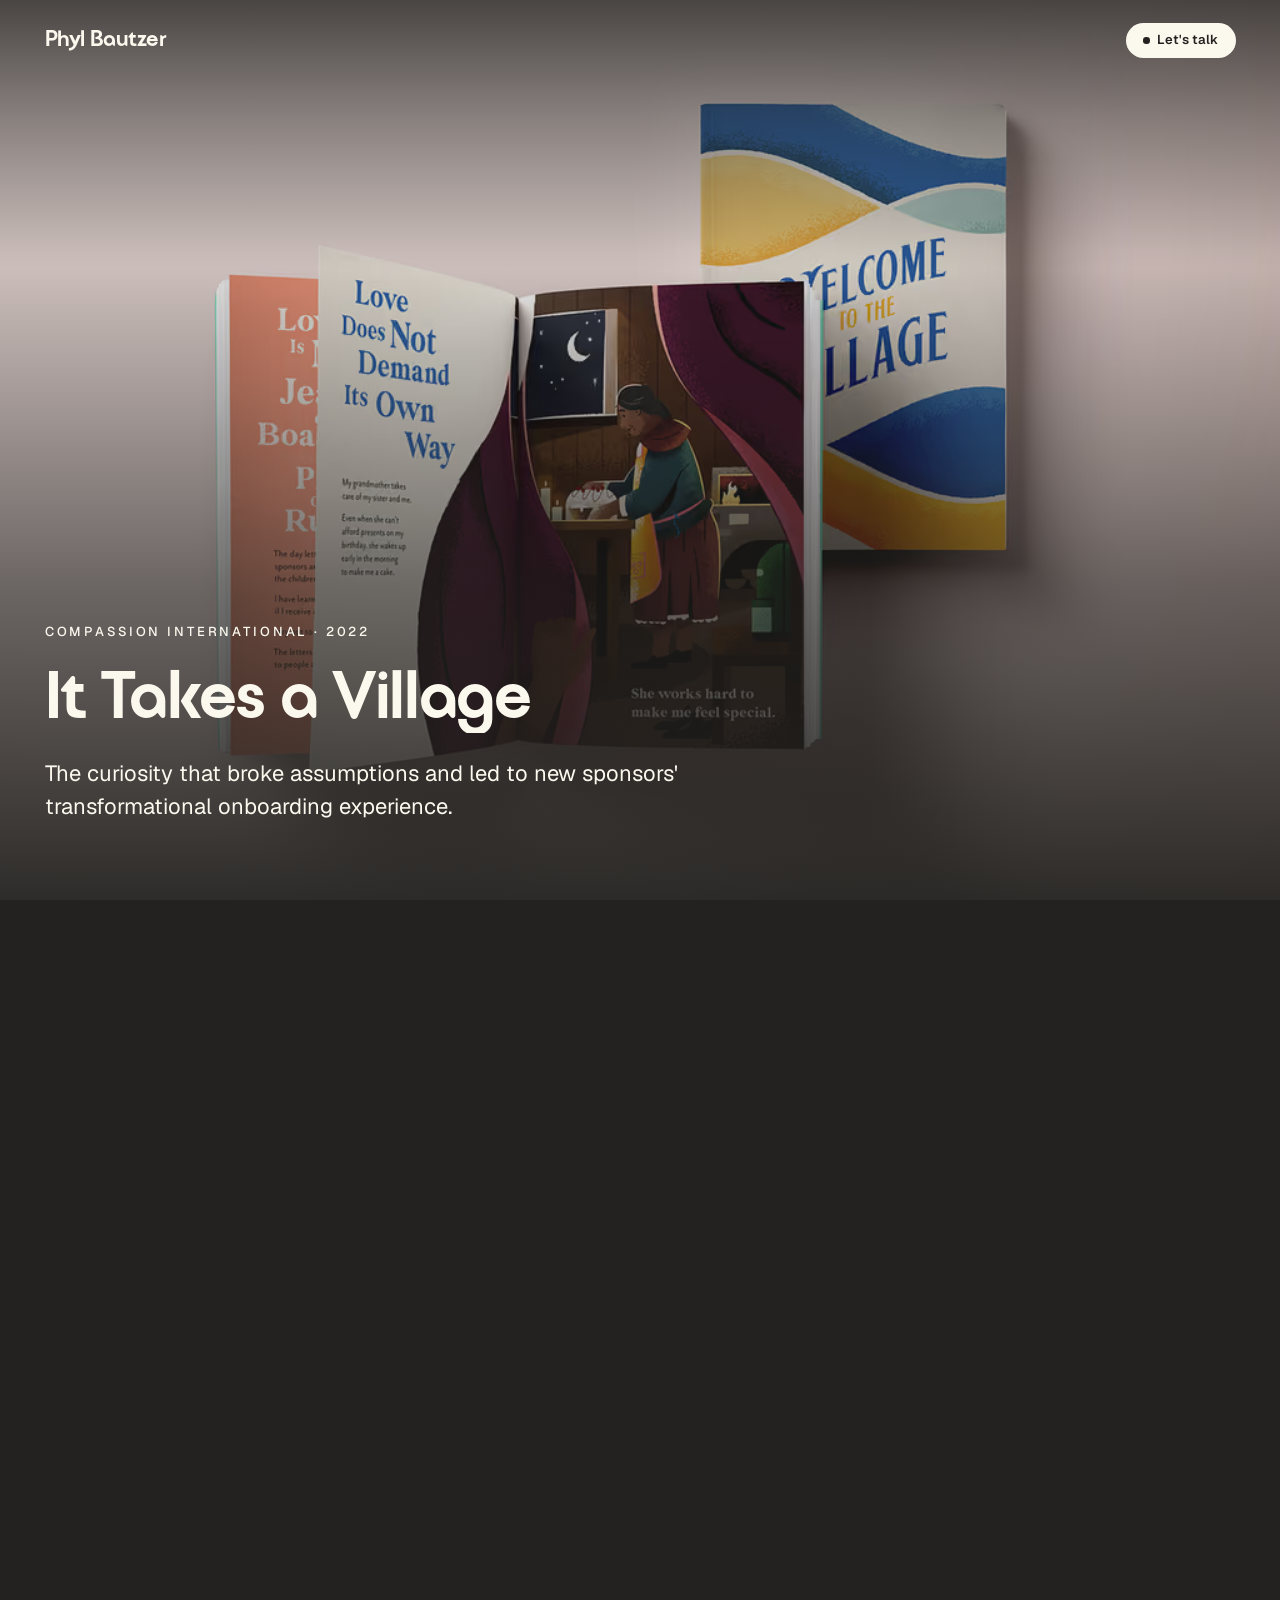
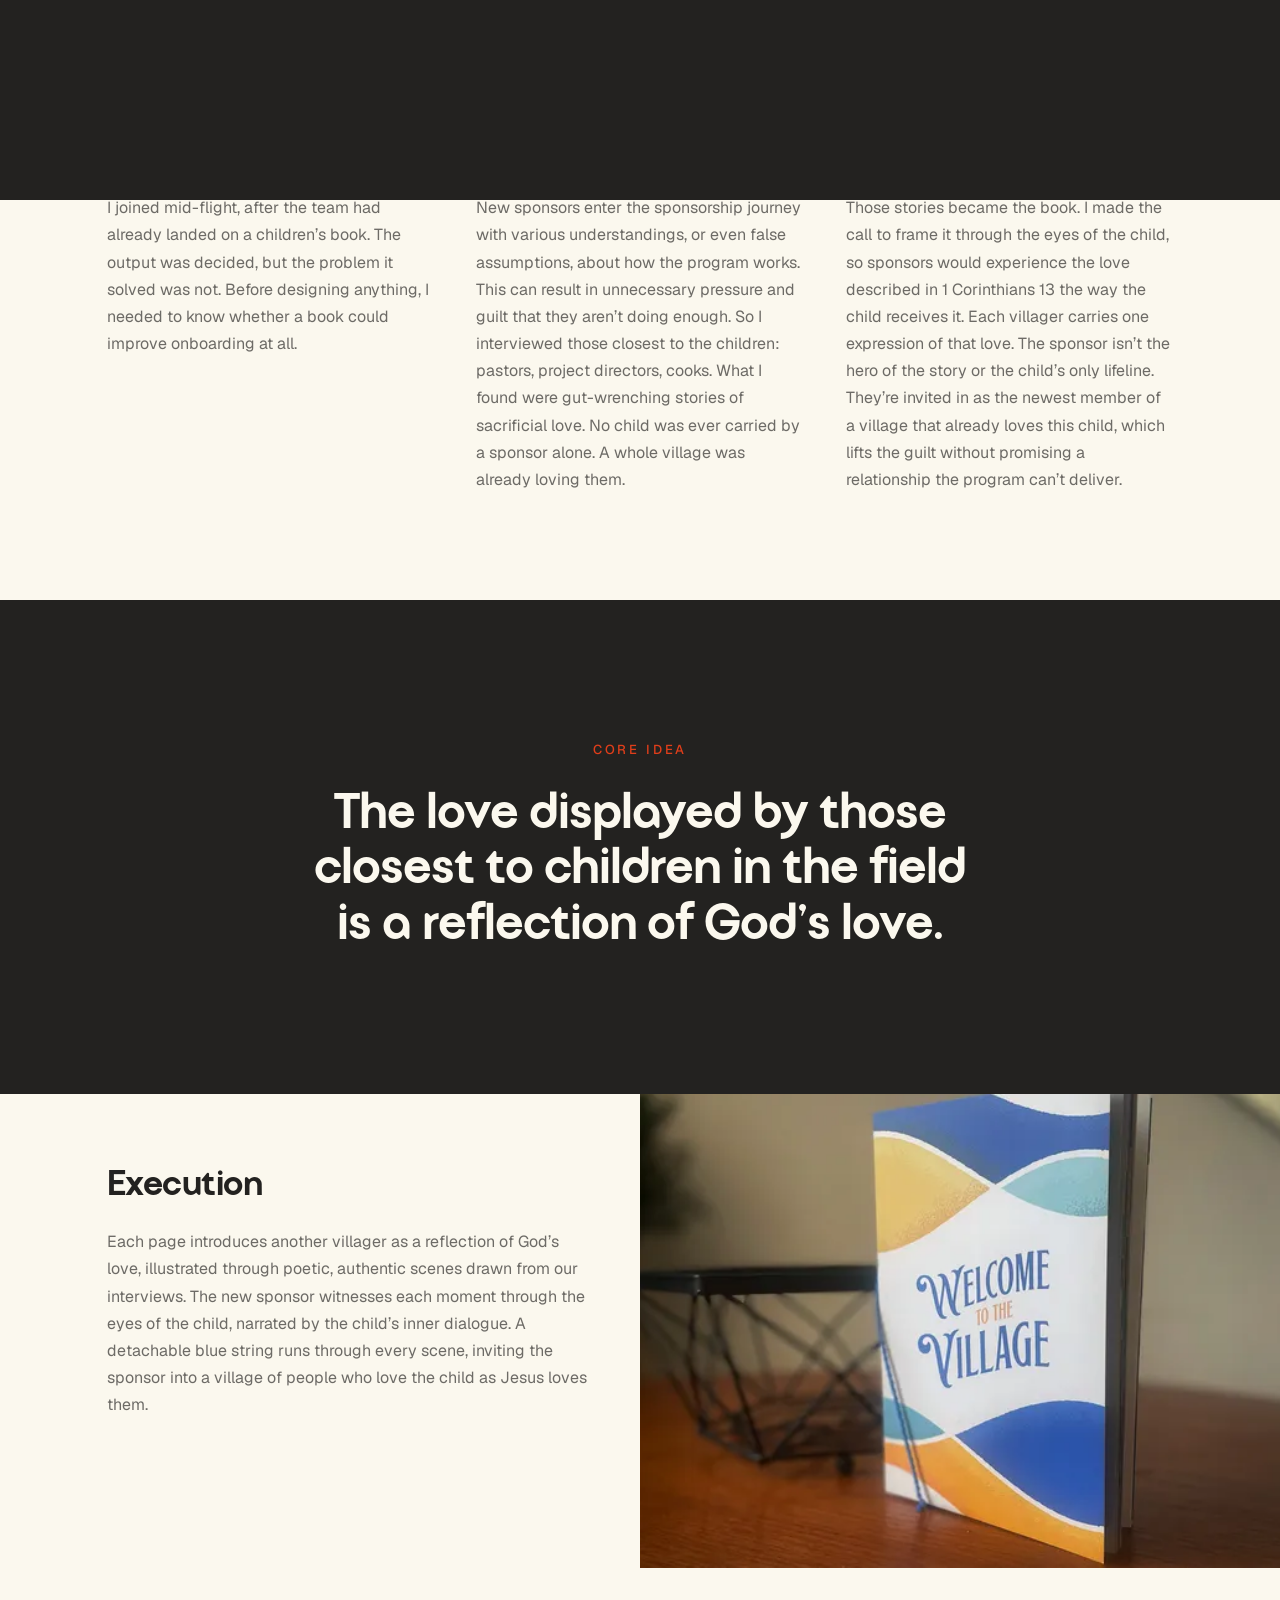
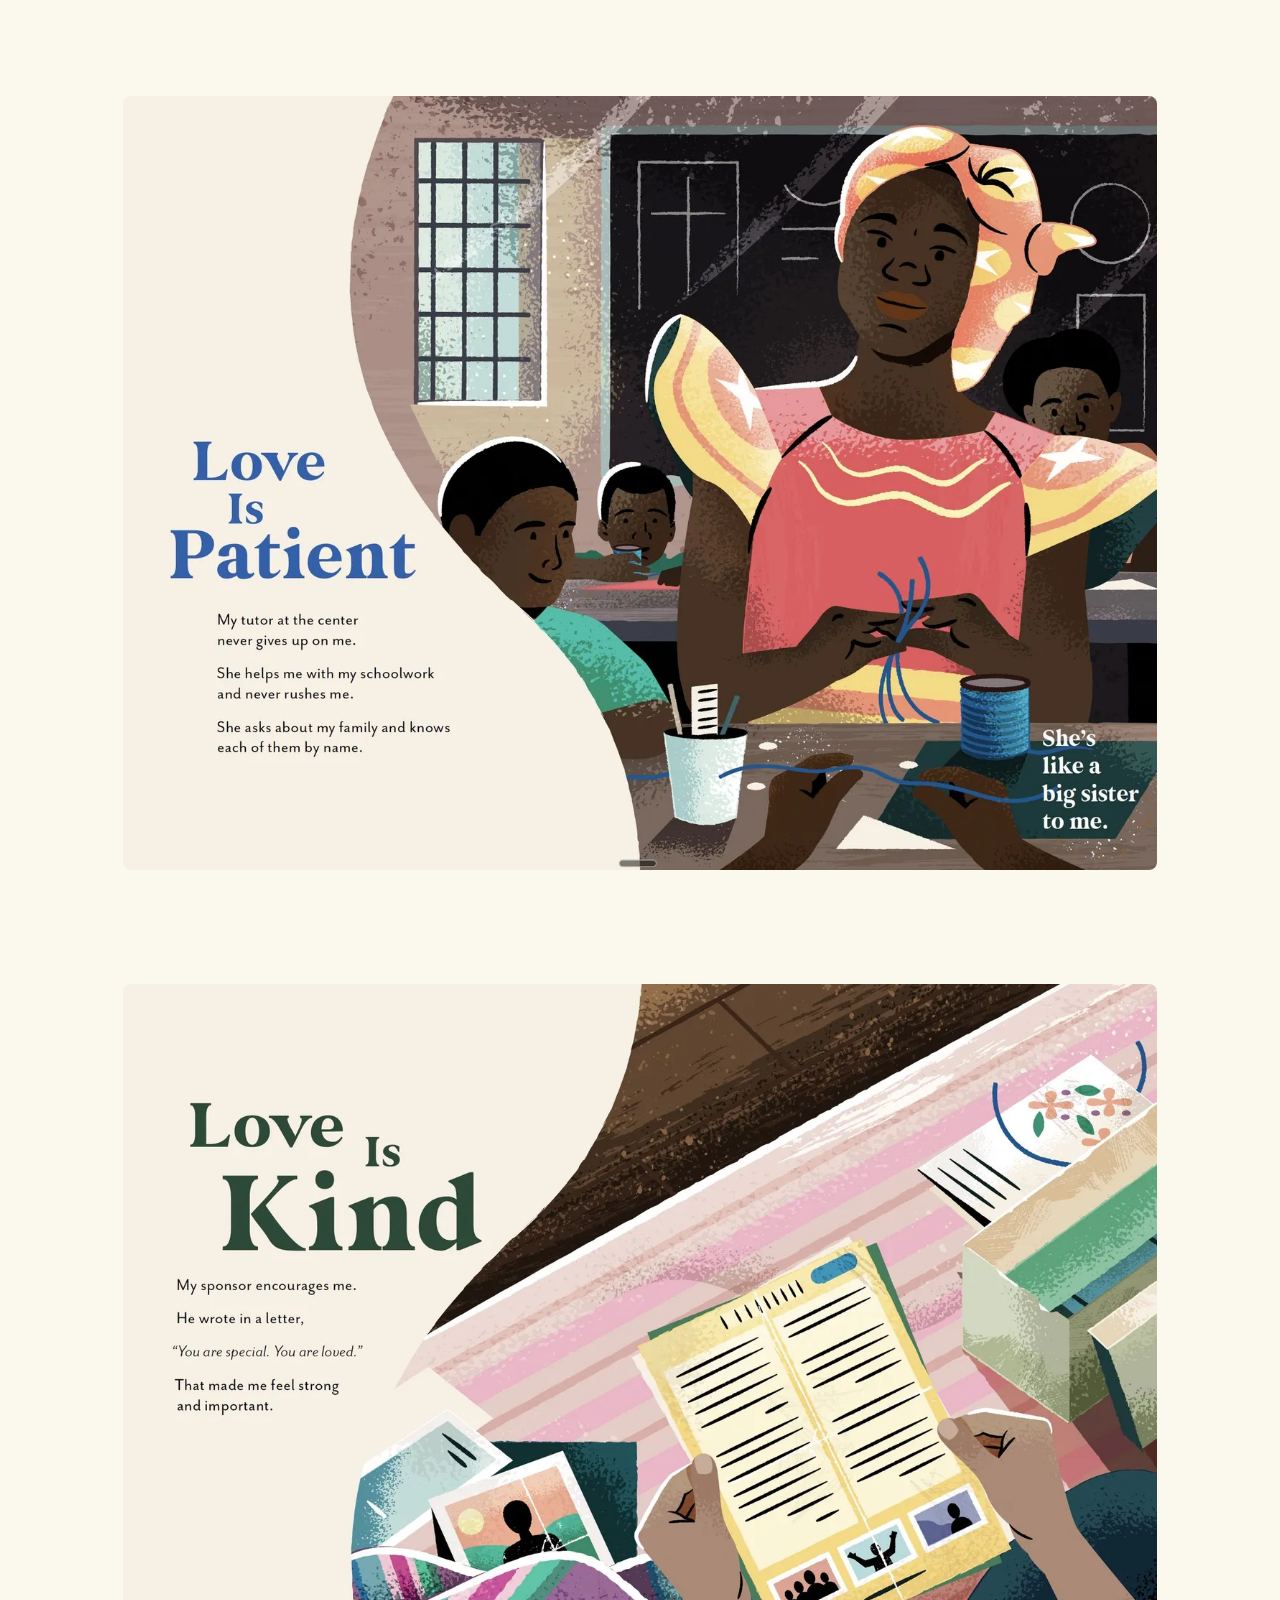
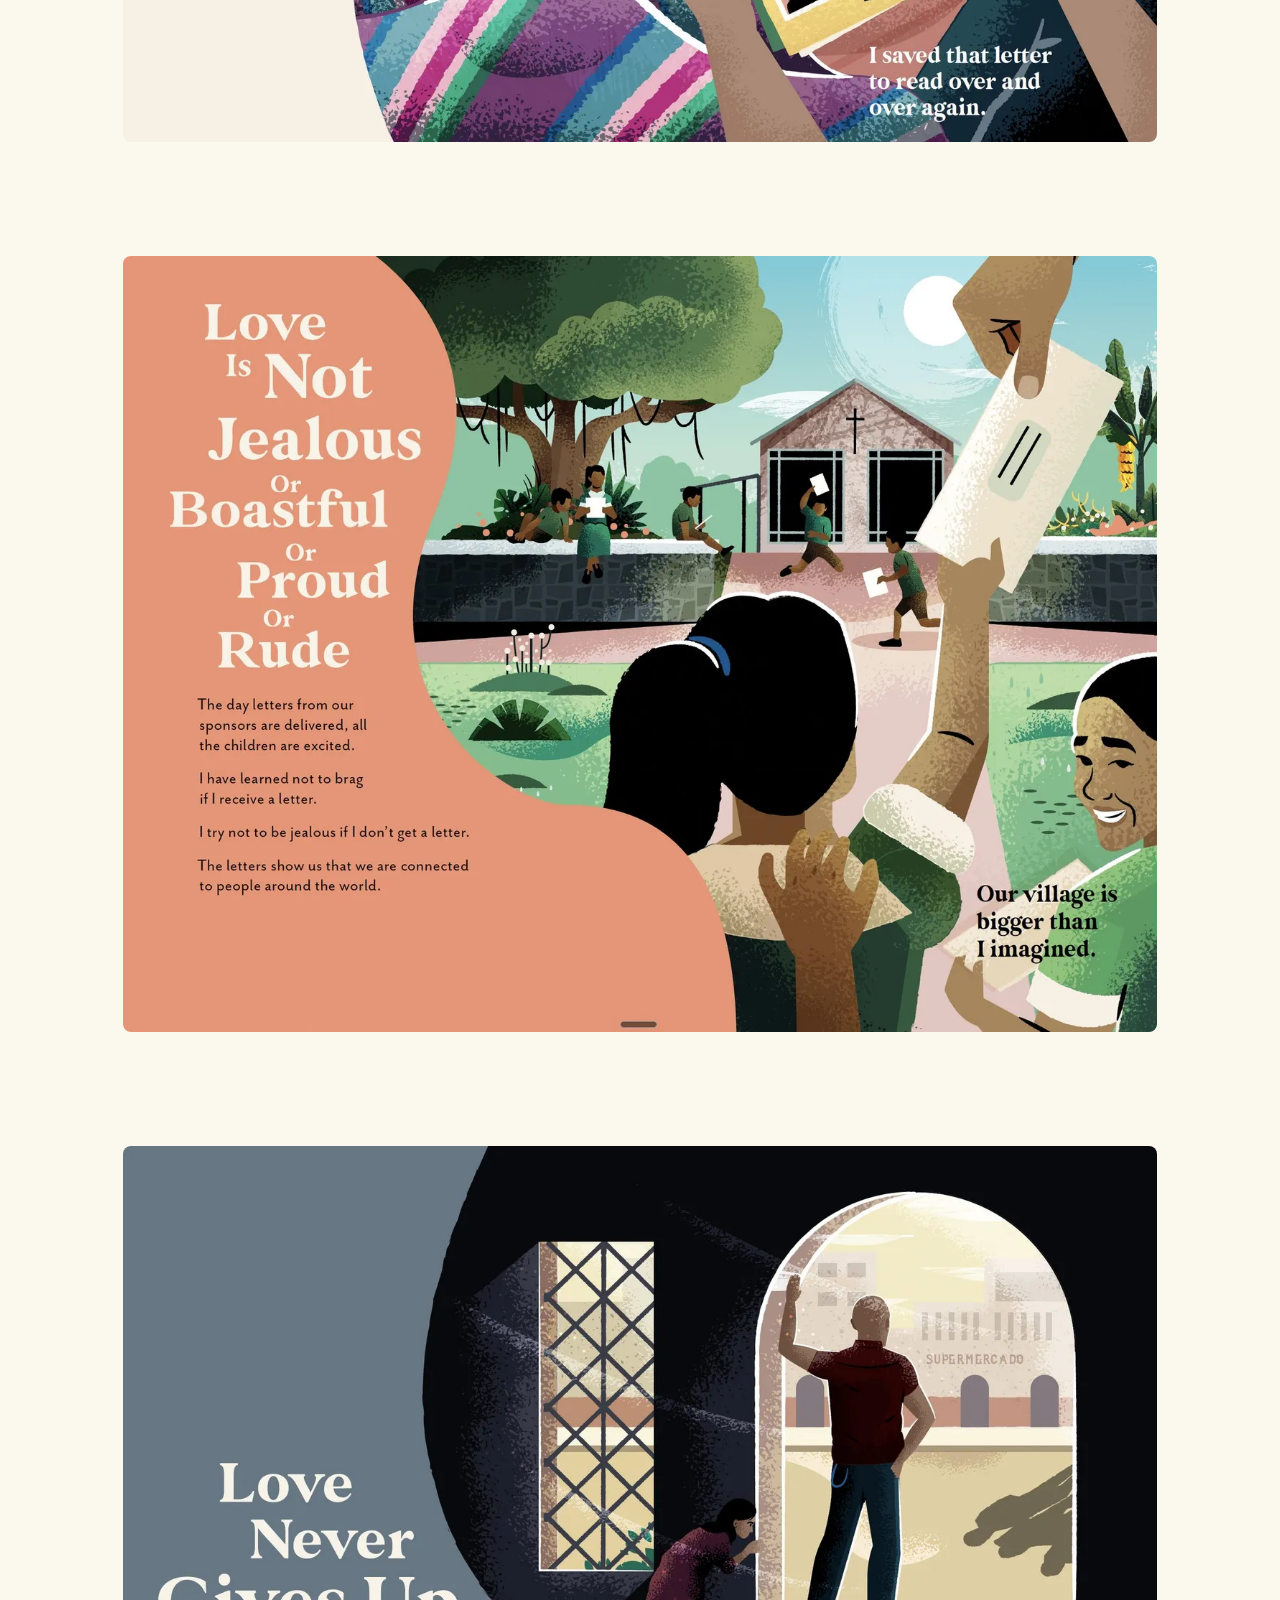
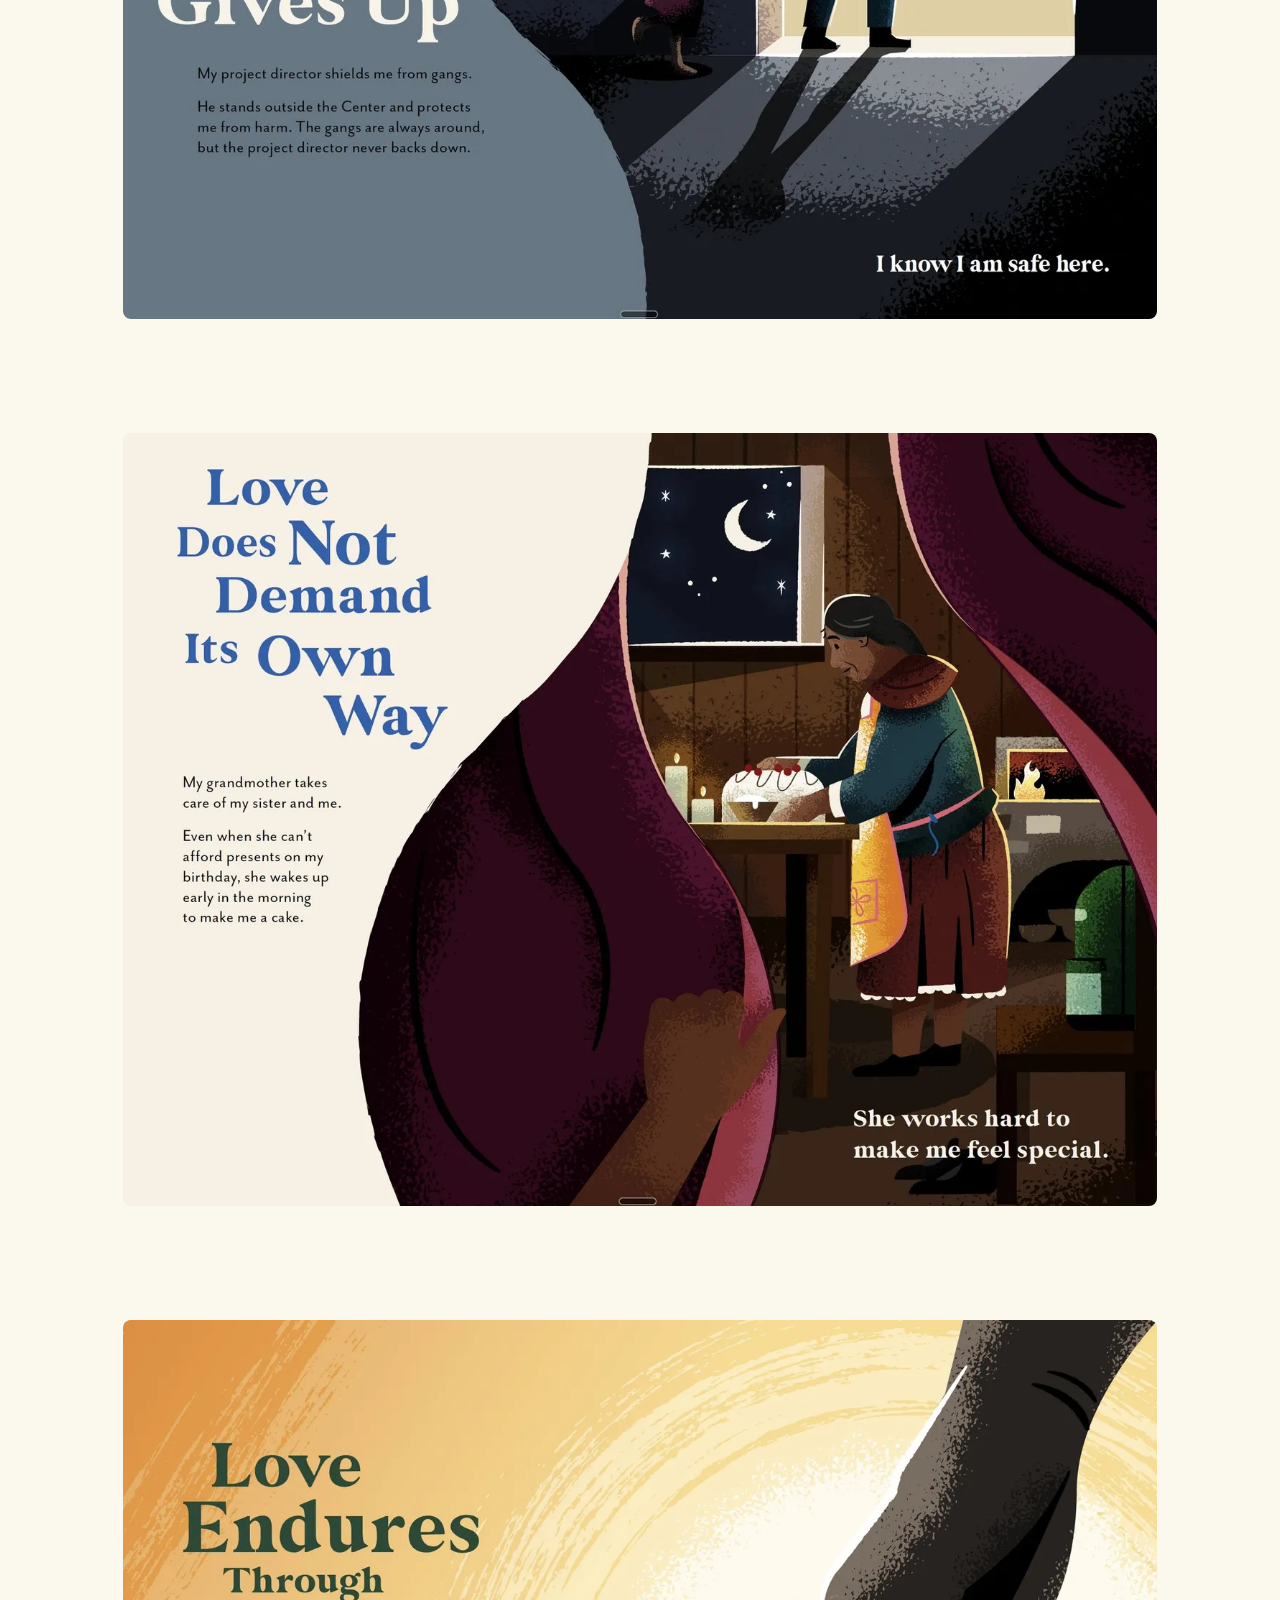
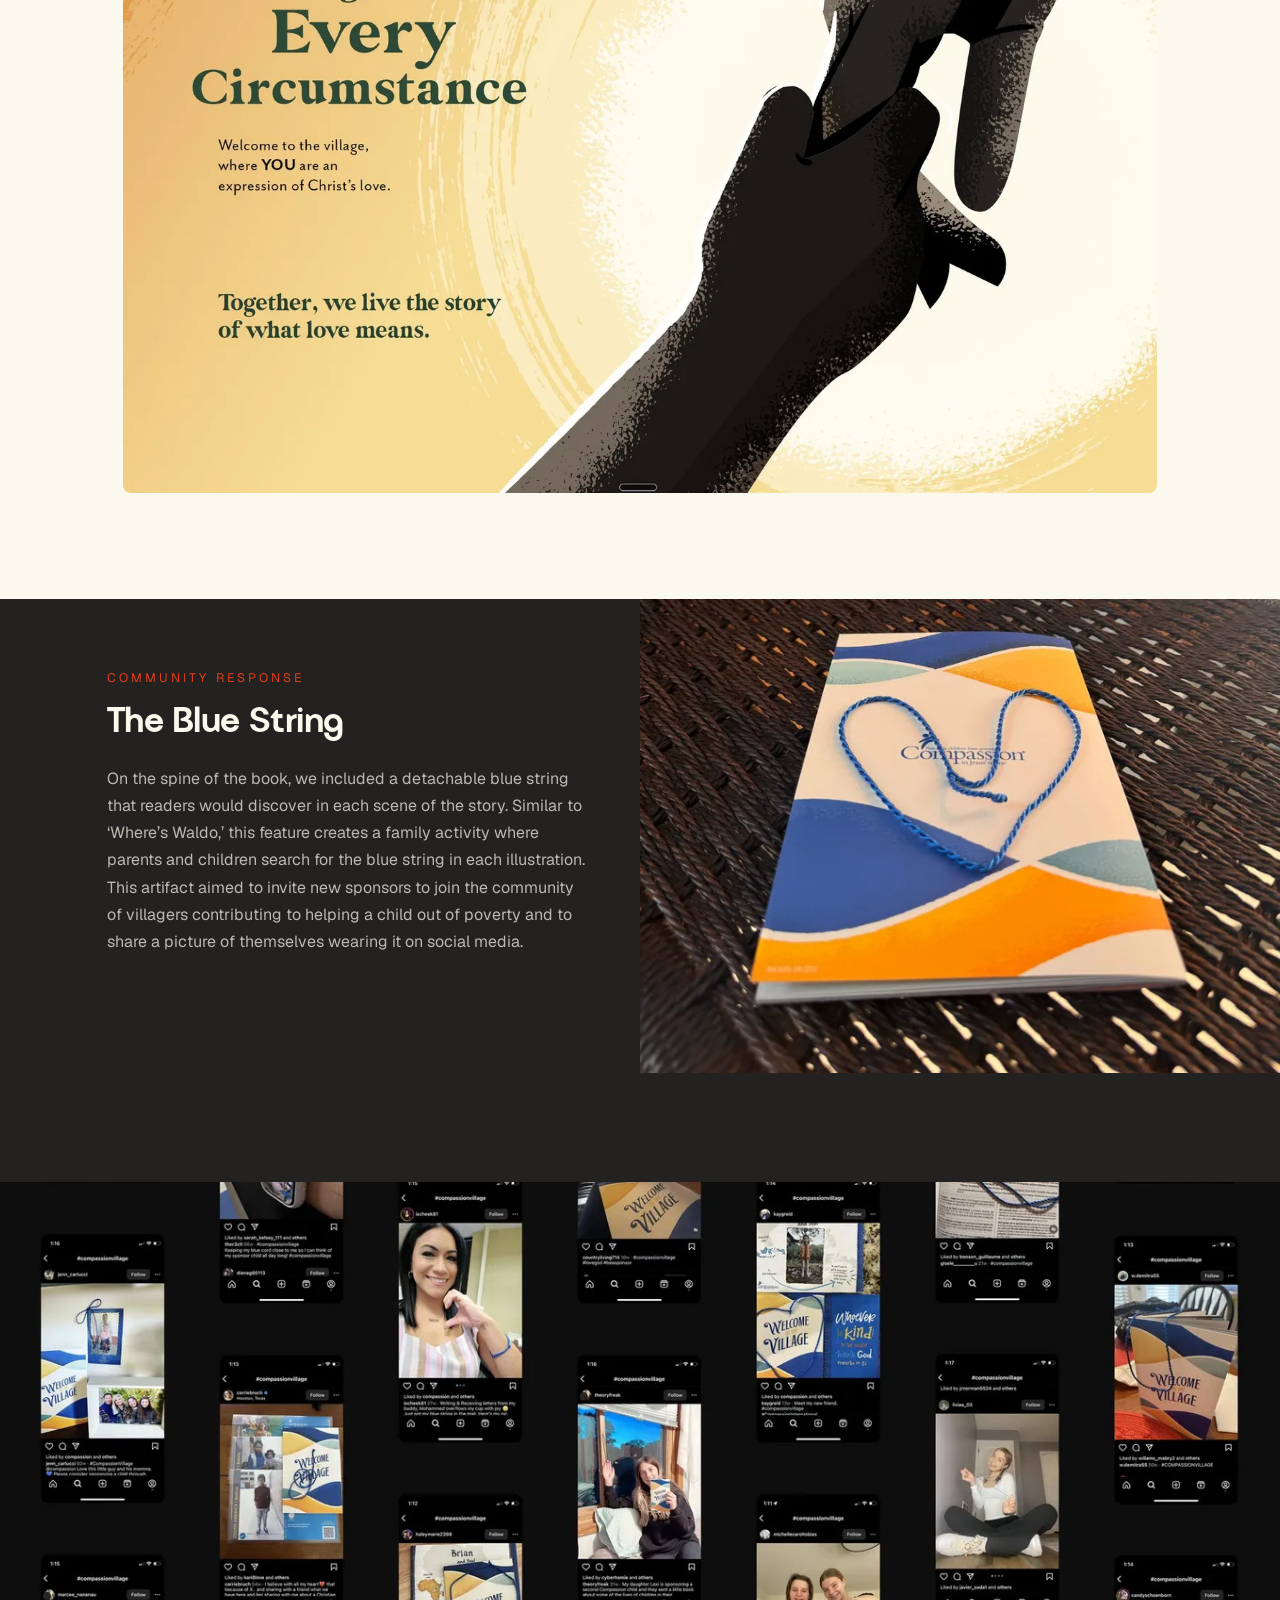
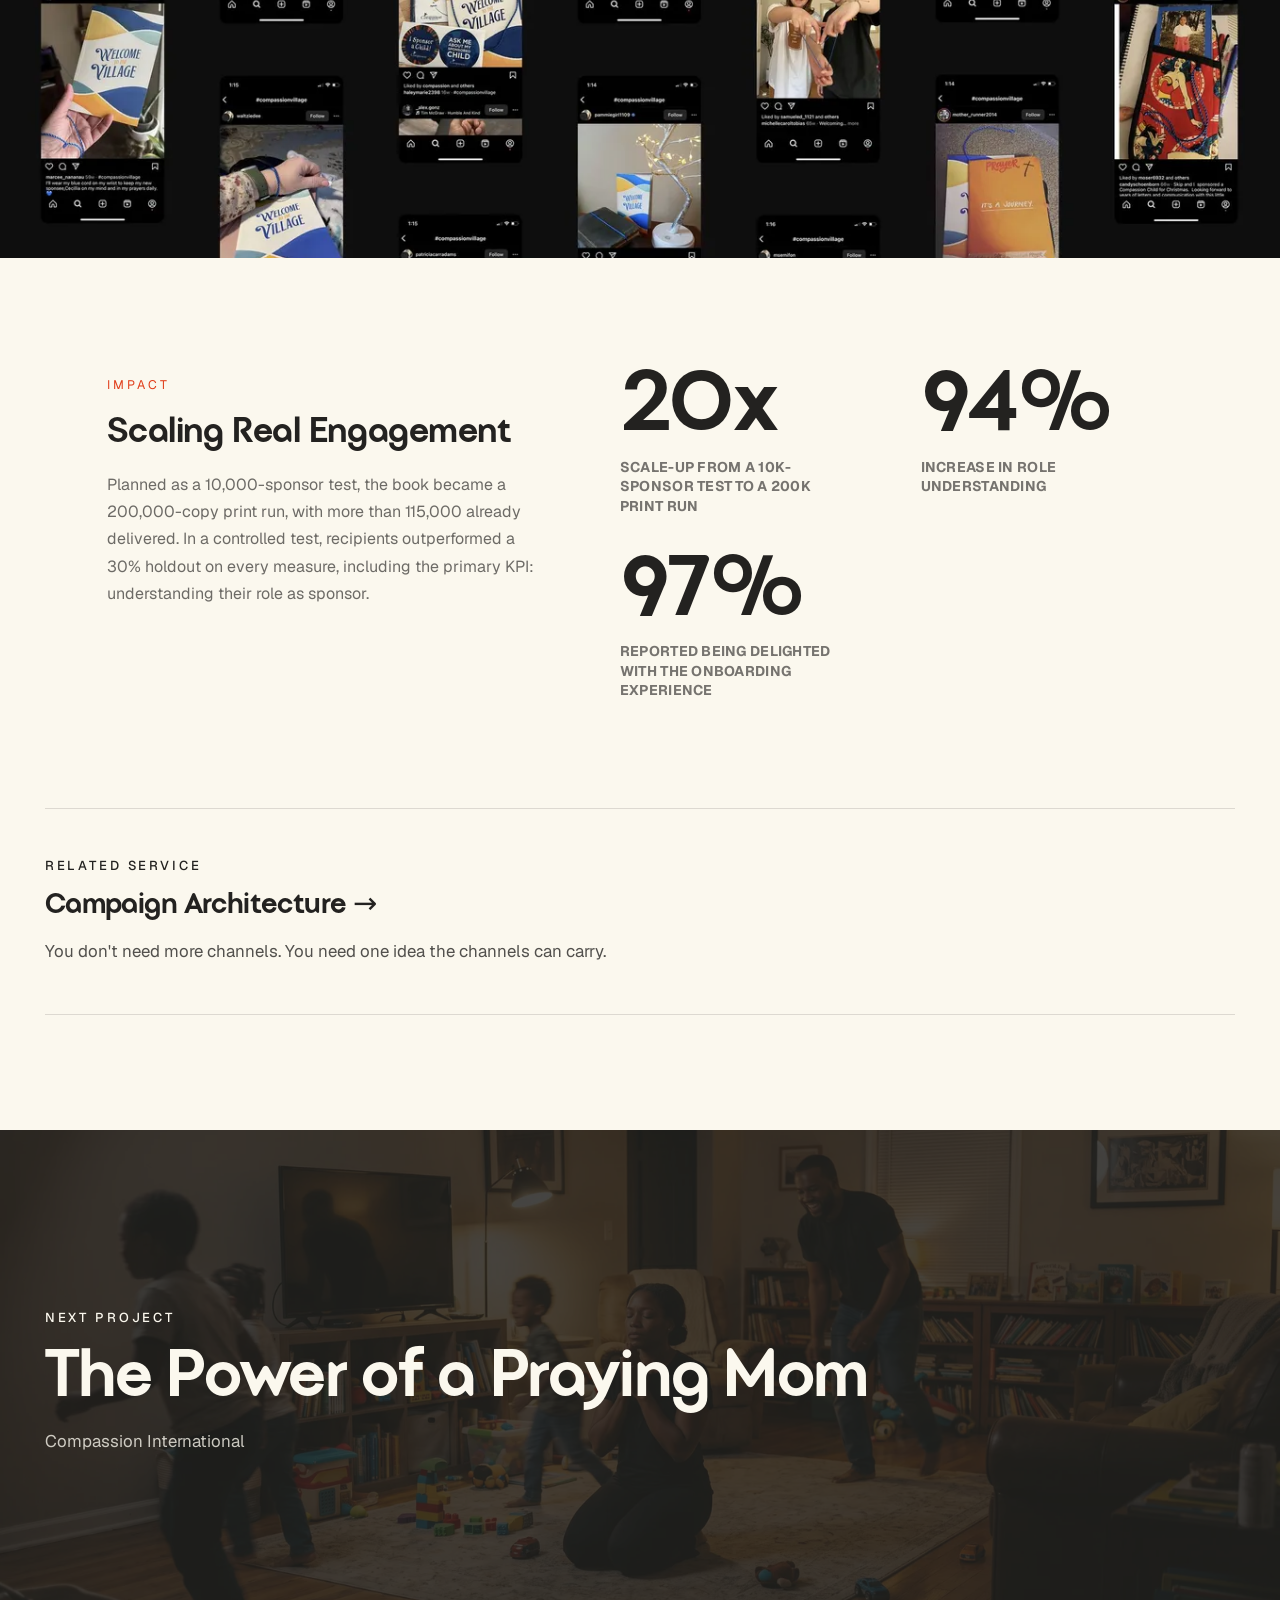
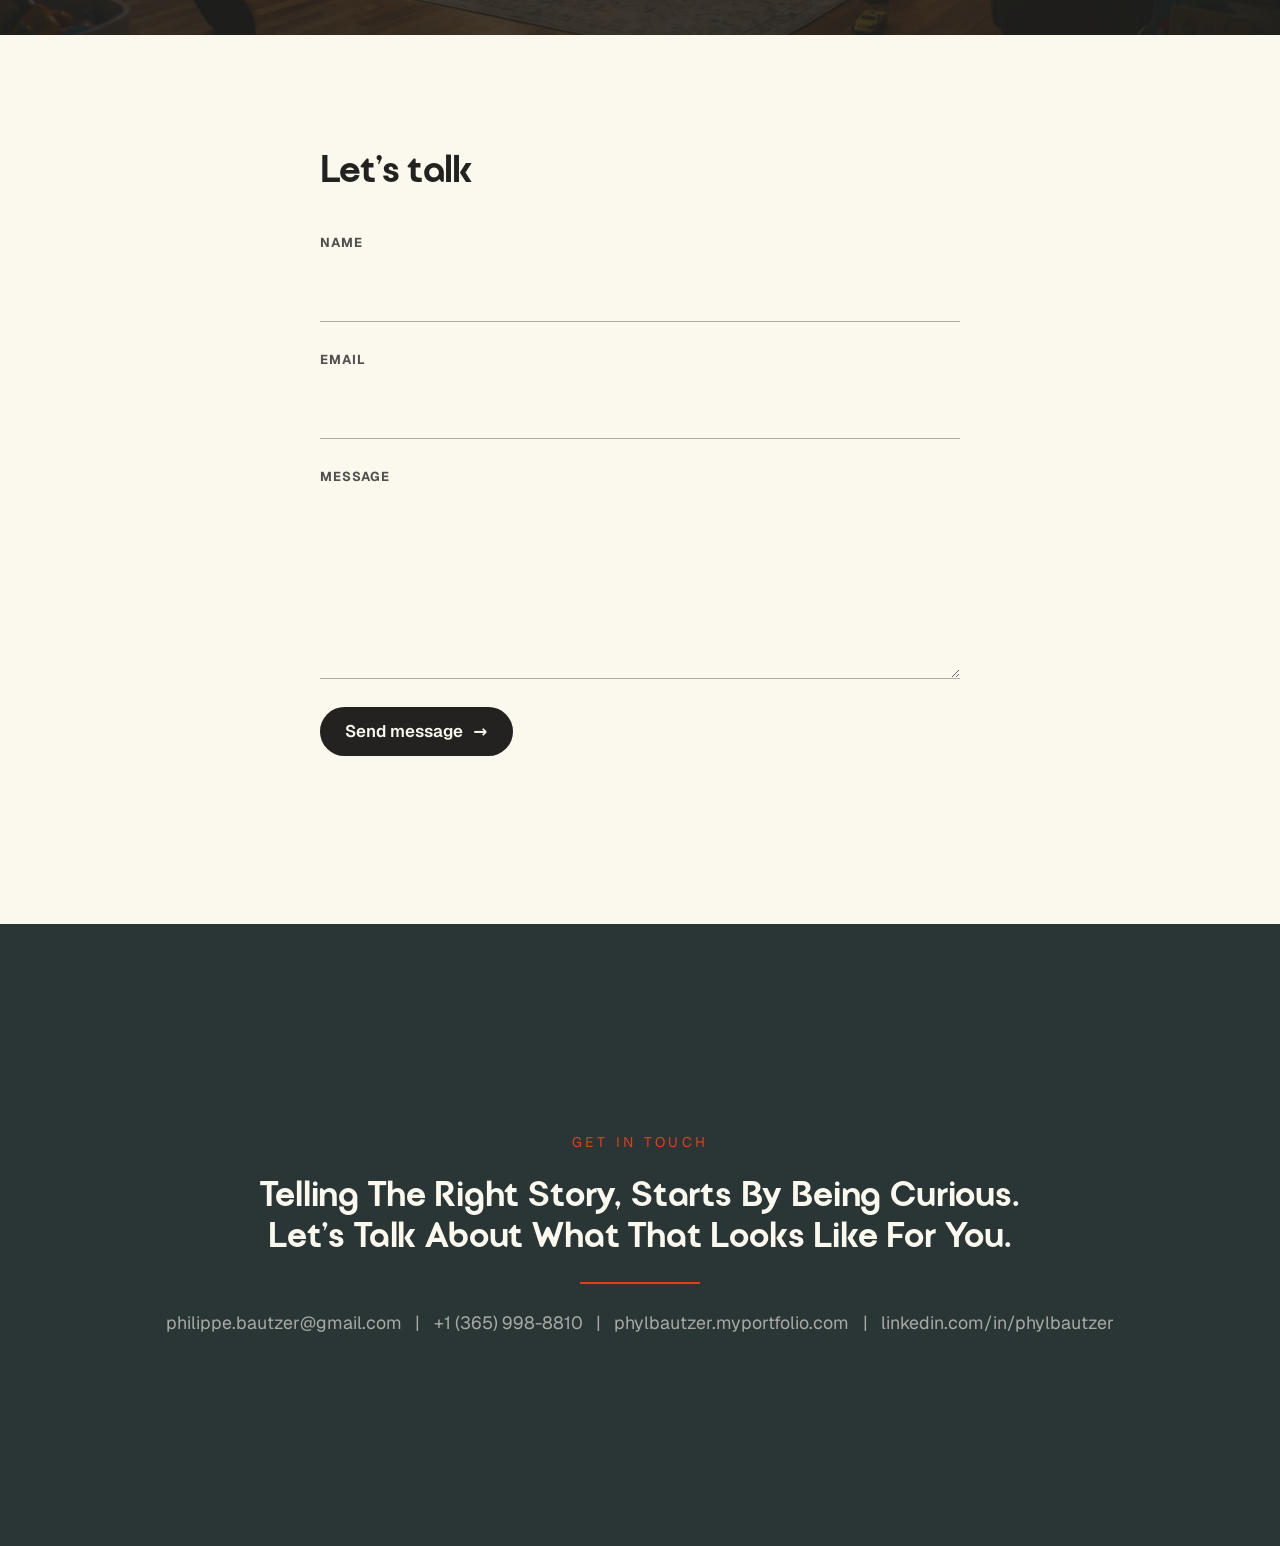
<file: case-studies/itv/index.html>
<!DOCTYPE html><html data-astro-transition-scope="astro-gyrtbwwo-1" lang="en"><head><meta charset="utf-8"><meta name="viewport" content="width=device-width, initial-scale=1, viewport-fit=cover"><meta name="theme-color" content="#232220"><meta name="color-scheme" content="light dark"><link rel="icon" href="/favicon.ico" sizes="32x32"><link rel="icon" href="/favicon.svg" type="image/svg+xml"><link rel="apple-touch-icon" href="/apple-touch-icon.png"><link rel="manifest" href="/manifest.webmanifest"><link rel="sitemap" href="/sitemap-index.xml"><link rel="alternate" type="text/plain" href="/llms.txt" title="llms.txt"><link rel="preload" href="/_astro/geist-latin-wght-normal.BgDaEnEv.woff2" as="font" type="font/woff2" crossorigin><link rel="preload" href="/_astro/GateRegular.BAkZHYo4.woff2" as="font" type="font/woff2" crossorigin><style>@font-face{font-family:'Gate';src:url('/_astro/GateRegular.BAkZHYo4.woff2') format('woff2');font-weight:400;font-style:normal;font-display:swap;}:root{--step-m2:clamp(0.6rem, 0.73rem + -0.14vw, 0.69rem);--step-m1:clamp(0.8rem, 0.85rem + -0.05vw, 0.83rem);--step-0:clamp(1rem, 0.98rem + 0.09vw, 1.06rem);--step-1:clamp(1.2rem, 1.12rem + 0.32vw, 1.42rem);--step-2:clamp(1.44rem, 1.28rem + 0.67vw, 1.89rem);--step-3:clamp(1.73rem, 1.45rem + 1.18vw, 2.52rem);--step-4:clamp(2.07rem, 1.62rem + 1.92vw, 3.35rem);--step-5:clamp(2.49rem, 1.79rem + 2.98vw, min(4.47rem, 11vw));--step-6:clamp(2.99rem, 1.94rem + 4.47vw, min(5.96rem, 11vw));--display-tracking:-0.02em}</style><title>It Takes a Village: Sponsor Onboarding Book | Phyl Bautzer</title><meta name="description" content="A children's book that showed new Compassion sponsors the village around their child, and where they fit in it."><meta name="author" content="Phyl Bautzer"><link rel="canonical" href="https://phylbautzer.com/case-studies/itv/"><meta name="robots" content="index, follow, max-image-preview:large"><meta property="og:site_name" content="Phyl Bautzer"><meta property="og:type" content="article"><meta property="og:title" content="It Takes a Village: Sponsor Onboarding Book | Phyl Bautzer"><meta property="og:description" content="A children's book that showed new Compassion sponsors the village around their child, and where they fit in it."><meta property="og:locale" content="en_CA"><meta property="og:url" content="https://phylbautzer.com/case-studies/itv/"><meta property="og:image" content="https://phylbautzer.com/og/work-it-takes-a-village.jpg"><meta property="og:image:type" content="image/jpeg"><meta property="og:image:width" content="1200"><meta property="og:image:height" content="630"><meta property="og:image:alt" content="Paperback mockup of Welcome to the Village: the cover standing behind the book open to a spread of a grandmother baking a cake by lamplight."><meta name="twitter:card" content="summary_large_image"><meta name="twitter:title" content="It Takes a Village: Sponsor Onboarding Book | Phyl Bautzer"><meta name="twitter:description" content="A children's book that showed new Compassion sponsors the village around their child, and where they fit in it."><meta name="twitter:image" content="https://phylbautzer.com/og/work-it-takes-a-village.jpg"><meta name="twitter:image:alt" content="Paperback mockup of Welcome to the Village: the cover standing behind the book open to a spread of a grandmother baking a cake by lamplight."><script type="application/ld+json">{"@context":"https://schema.org","@type":"WebPage","@id":"https://phylbautzer.com/case-studies/itv/#webpage","url":"https://phylbautzer.com/case-studies/itv/","name":"It Takes a Village: Sponsor Onboarding Book | Phyl Bautzer","description":"A children's book that showed new Compassion sponsors the village around their child, and where they fit in it.","inLanguage":"en","isPartOf":{"@id":"https://phylbautzer.com/#website"},"primaryImageOfPage":"https://phylbautzer.com/og/work-it-takes-a-village.jpg","about":{"@id":"https://phylbautzer.com/case-studies/itv/#work"}}</script><script type="application/ld+json">{"@context":"https://schema.org","@type":"CreativeWork","@id":"https://phylbautzer.com/work/it-takes-a-village/#work","name":"It Takes a Village","headline":"The curiosity that broke assumptions and led to new sponsors' transformational onboarding experience.","abstract":"A children's book for new Compassion sponsors, inspired by 1 Corinthians 13, that showed them where they fit in a child's life.","description":"A children's book that showed new Compassion sponsors the village around their child, and where they fit in it.","url":"https://phylbautzer.com/work/it-takes-a-village/","image":"https://phylbautzer.com/og/work-it-takes-a-village.jpg","dateCreated":"2022","creator":{"@type":"Role","roleName":"Creative lead","creator":{"@id":"https://phylbautzer.com/#person"}},"funder":{"@type":"Organization","name":"Compassion International"},"keywords":"Creative Direction, Concept Development, Art Direction","genre":"Purpose-driven campaign","inLanguage":"en","isPartOf":{"@id":"https://phylbautzer.com/#website"},"mainEntityOfPage":"https://phylbautzer.com/work/it-takes-a-village/#webpage"}</script><script type="application/ld+json">{"@context":"https://schema.org","@type":"BreadcrumbList","itemListElement":[{"@type":"ListItem","position":1,"name":"Home","item":"https://phylbautzer.com/"},{"@type":"ListItem","position":2,"name":"Case Studies","item":"https://phylbautzer.com/case-studies/"},{"@type":"ListItem","position":3,"name":"It Takes a Village","item":"https://phylbautzer.com/case-studies/itv/"}]}</script><!-- Runs before first paint: flags JS, motion preference, the intro and CTA emphasis,
         so nothing flashes. Reads settings.json defaults, plus local tweaks when the
         control panel is available (dev, or ?tune). --><script>(function(){const defaults = {"type":{"base":17,"baseMobile":16,"ratio":1.333,"ratioMobile":1.2,"displayMaxVw":11,"displayTracking":-0.02},"intro":{"enabled":true,"oncePerSession":true,"lineDuration":0.9,"lineStagger":0.14,"hold":0.6,"exitDuration":0.2,"exitEase":"expo.inOut","autoAdvance":0.2},"loadIn":{"heroScaleFrom":1.1,"heroDuration":1.2,"navDelay":0.35,"ctaDelay":0.6,"stagger":0.07,"ease":"expo.out"},"scroll":{"smooth":true,"lerp":0.14,"wheelMultiplier":1.2,"touchMultiplier":1.2},"cursor":{"enabled":true,"size":12,"hoverSize":76,"ease":0.16,"hideNative":false,"labels":true},"transition":{"style":"curtain","duration":0.3,"ease":"expo.inOut","beatDuration":0.35,"beatHold":0.15,"flashCover":0.28,"flashWipe":0.25,"flashHold":0.3},"reveal":{"duration":0.9,"stagger":0.07,"offset":100,"ease":"expo.out","start":88},"images":{"revealDuration":0.9,"revealScale":1.08,"clipReveal":true,"parallax":6,"ease":"expo.out"},"hover":{"imageZoom":1.06,"duration":0.6,"magnetic":0.3},"cta":{"emphasis":"pulse","pulseEvery":5,"pulseDelay":8,"pulseRepeat":1,"magnetic":0.45,"scale":1},"toggle":{"duration":0.6,"stagger":0.06},"counters":{"enabled":true,"duration":1.2},"wipe":{"duration":0.25,"firstDuration":0.35},"texture":{"opacity":0.1,"cycle":48},"gallery":{"framePhase":0.7,"frameBottom":24,"frameSide":3}};
const isDev = false;
const hasIntro = false;

      (function () {
        var d = document.documentElement;
        var s = JSON.parse(JSON.stringify(defaults));
        var tune = isDev;
        try {
          if (new URLSearchParams(location.search).has('tune')) { sessionStorage.setItem('pb-tune-on', '1'); }
          if (sessionStorage.getItem('pb-tune-on') === '1') tune = true;
          if (tune) {
            var saved = JSON.parse(localStorage.getItem('pb-tune-v1') || 'null');
            if (saved) for (var g in saved) if (s[g]) for (var k in saved[g]) s[g][k] = saved[g][k];
          }
        } catch (e) {}
        window.__PB_SETTINGS__ = s;
        d.classList.add('js');
        var reduce = matchMedia('(prefers-reduced-motion: reduce)').matches;
        if (!reduce) d.classList.add('js-motion');
        d.dataset.cta = reduce ? 'none' : s.cta.emphasis;
        d.style.setProperty('--cta-pulse', s.cta.pulseEvery + 's');
        d.style.setProperty('--cta-pulse-delay', s.cta.pulseDelay + 's');
        d.style.setProperty('--cta-pulse-count', s.cta.pulseRepeat > 0 ? String(s.cta.pulseRepeat) : 'infinite');
        d.style.setProperty('--cta-scale', s.cta.scale);
        var seen = false;
        try { seen = s.intro.oncePerSession && sessionStorage.getItem('pb-intro-seen') === '1'; } catch (e) {}
        if (hasIntro && s.intro.enabled && !seen) d.dataset.intro = 'play';
        // Failsafe: if the motion script has not started within 4s, show everything.
        setTimeout(function () {
          if (!window.__PB_READY__) { d.classList.remove('js-motion'); delete d.dataset.intro; }
        }, 4000);
      })();
    })();</script><meta name="astro-view-transitions-enabled" content="true"><meta name="astro-view-transitions-fallback" content="swap"><script type="module" src="/_astro/ClientRouter.astro_astro_type_script_index_0_lang.IPpo8kEv.js"></script><style>@keyframes astroFadeInOut{0%{opacity:1}to{opacity:0}}@keyframes astroFadeIn{0%{opacity:0;mix-blend-mode:plus-lighter}to{opacity:1;mix-blend-mode:plus-lighter}}@keyframes astroFadeOut{0%{opacity:1;mix-blend-mode:plus-lighter}to{opacity:0;mix-blend-mode:plus-lighter}}@keyframes astroSlideFromRight{0%{transform:translate(100%)}}@keyframes astroSlideFromLeft{0%{transform:translate(-100%)}}@keyframes astroSlideToRight{to{transform:translate(100%)}}@keyframes astroSlideToLeft{to{transform:translate(-100%)}}@media (prefers-reduced-motion){::view-transition-group(*),::view-transition-old(*),::view-transition-new(*),[data-astro-transition-scope]{animation:none!important}}.astro-route-announcer{clip:rect(0 0 0 0);clip-path:inset(50%);white-space:nowrap;width:1px;height:1px;position:absolute;top:0;left:0;overflow:hidden}@font-face{font-family:Geist Variable;font-style:normal;font-display:swap;font-weight:100 900;src:url(/_astro/geist-cyrillic-ext-wght-normal.DjL33-gN.woff2)format("woff2-variations");unicode-range:U+460-52F,U+1C80-1C8A,U+20B4,U+2DE0-2DFF,U+A640-A69F,U+FE2E-FE2F}@font-face{font-family:Geist Variable;font-style:normal;font-display:swap;font-weight:100 900;src:url(/_astro/geist-cyrillic-wght-normal.BEAKL7Jp.woff2)format("woff2-variations");unicode-range:U+301,U+400-45F,U+490-491,U+4B0-4B1,U+2116}@font-face{font-family:Geist Variable;font-style:normal;font-display:swap;font-weight:100 900;src:url(/_astro/geist-vietnamese-wght-normal.6IgcOCM7.woff2)format("woff2-variations");unicode-range:U+102-103,U+110-111,U+128-129,U+168-169,U+1A0-1A1,U+1AF-1B0,U+300-301,U+303-304,U+308-309,U+323,U+329,U+1EA0-1EF9,U+20AB}@font-face{font-family:Geist Variable;font-style:normal;font-display:swap;font-weight:100 900;src:url(/_astro/geist-latin-ext-wght-normal.DC-KSUi6.woff2)format("woff2-variations");unicode-range:U+100-2BA,U+2BD-2C5,U+2C7-2CC,U+2CE-2D7,U+2DD-2FF,U+304,U+308,U+329,U+1D00-1DBF,U+1E00-1E9F,U+1EF2-1EFF,U+2020,U+20A0-20AB,U+20AD-20C0,U+2113,U+2C60-2C7F,U+A720-A7FF}@font-face{font-family:Geist Variable;font-style:normal;font-display:swap;font-weight:100 900;src:url(/_astro/geist-latin-wght-normal.BgDaEnEv.woff2)format("woff2-variations");unicode-range:U+??,U+131,U+152-153,U+2BB-2BC,U+2C6,U+2DA,U+2DC,U+304,U+308,U+329,U+2000-206F,U+20AC,U+2122,U+2191,U+2193,U+2212,U+2215,U+FEFF,U+FFFD}@font-face{font-family:Poppins;font-style:normal;font-display:swap;font-weight:400;src:url(/_astro/poppins-latin-400-normal.cpxAROuN.woff2)format("woff2"),url(/_astro/poppins-latin-400-normal.BOb3E3N0.woff)format("woff")}@font-face{font-family:Poppins;font-style:normal;font-display:swap;font-weight:400;src:url(/_astro/poppins-latin-ext-400-normal.by3JarPu.woff2)format("woff2"),url(/_astro/poppins-latin-ext-400-normal.DaBSavcJ.woff)format("woff")}:root{--dark:#232220;--light:#fbf8ee;--hairline:#23222024;--hairline-dark:#fbf8ee29;--flag:#ffd84d;--accent:#e03e1a;--gold:#f1d284;--body-on-light:.78;--body-on-dark:.7;--font-display:"Gate", "Poppins", ui-sans-serif, system-ui, sans-serif;--font-body:"Geist Variable", "Geist", ui-sans-serif, system-ui, -apple-system, "Segoe UI", sans-serif;--gutter:clamp(1rem, 3.5vw, 3.5rem);--frame:clamp(.5rem, 1vw, 1rem);--max:90rem;--text-max:40rem;--header-h:5rem;--radius:0;--ease-out:cubic-bezier(.16, 1, .3, 1);--ease-in-out:cubic-bezier(.87, 0, .13, 1);--dur-fast:.3s;--dur-base:.6s;--dur-slow:.9s;--bg:var(--light);--fg:var(--dark);--body-opacity:var(--body-on-light);--rule:var(--hairline);color-scheme:light}*,:before,:after{box-sizing:border-box}*{margin:0}html{-webkit-text-size-adjust:100%;text-size-adjust:100%}html.lenis,html.lenis body{height:auto}.lenis.lenis-smooth{scroll-behavior:auto!important}.lenis.lenis-stopped{overflow:hidden}body{background:var(--bg);color:var(--fg);font-family:var(--font-body);font-size:var(--step-0);font-feature-settings:"ss01", "cv11";-webkit-font-smoothing:antialiased;-moz-osx-font-smoothing:grayscale;text-rendering:optimizelegibility;line-height:1.6;overflow-x:clip}img,video,svg{max-width:100%;height:auto;display:block}picture{display:contents}a{color:inherit;text-decoration:none}button{font:inherit;color:inherit;cursor:pointer;background:0 0;border:0;padding:0}ul[role=list],ol[role=list]{padding:0;list-style:none}::selection{background:var(--fg);color:var(--bg)}:focus-visible{outline-offset:4px;border-radius:2px;outline:2px solid}.sr-only{clip:rect(0 0 0 0);white-space:nowrap;border:0;width:1px;height:1px;margin:-1px;padding:0;overflow:hidden;position:absolute!important}.skip-link{z-index:1000;background:var(--light);color:var(--dark);border-radius:999px;padding:.75rem 1rem;font-weight:600;position:fixed;top:.75rem;left:.75rem;transform:translateY(-200%)}.skip-link:focus{transform:none}.ground-dark{--bg:var(--dark);--fg:var(--light);--body-opacity:var(--body-on-dark);--rule:var(--hairline-dark);background:var(--bg);color:var(--fg);color-scheme:dark}.ground-light{--bg:var(--light);--fg:var(--dark);--body-opacity:var(--body-on-light);--rule:var(--hairline);background:var(--bg);color:var(--fg)}.display,.h1,.h2,.h3,.h4,.statement{font-family:var(--font-display);letter-spacing:var(--display-tracking,-.02em);text-wrap:balance;font-weight:400}.display{font-size:var(--step-6);line-height:1}.h1{font-size:var(--step-5);line-height:1.02}.statement{font-size:var(--step-4);line-height:1.1}.h2{font-size:var(--step-3);line-height:1.15}.h3{font-size:var(--step-2);line-height:1.2}.h4{font-size:var(--step-1);letter-spacing:-.01em;line-height:1.3}.lead{font-size:var(--step-1);opacity:var(--body-opacity);text-wrap:pretty;line-height:1.5}.body,.prose p,.prose li{font-size:var(--step-0);opacity:var(--body-opacity);text-wrap:pretty;line-height:1.7}.prose strong,.body strong{opacity:1;color:var(--fg);font-weight:700}.small{font-size:var(--step-m1);line-height:1.6}.kicker{font-family:var(--font-body);font-size:var(--step-m1);letter-spacing:.22em;text-transform:uppercase;text-wrap:balance;align-items:baseline;gap:.75em;font-weight:500;line-height:1.4;display:inline-flex}.kicker__part{white-space:nowrap}.kicker__part--wrap{white-space:normal}.label{font-size:var(--step-m1);letter-spacing:.08em;text-transform:uppercase;opacity:var(--body-opacity);font-weight:700}.wrap{width:100%;max-width:calc(var(--max) + var(--gutter) * 2);padding-inline:var(--gutter);margin-inline:auto}.stack>*+*{margin-top:var(--stack,1.5rem)}.grid-12{grid-template-columns:repeat(12,minmax(0,1fr));column-gap:clamp(1rem,2.5vw,2.5rem);display:grid}.rule{background:var(--rule);border:0;height:1px}.btn{--btn-bg:var(--fg);--btn-fg:var(--bg);background:var(--btn-bg);color:var(--btn-fg);font-size:var(--step-0);white-space:nowrap;isolation:isolate;transition:transform var(--dur-base) var(--ease-out), background-color var(--dur-base), color var(--dur-base);border-radius:999px;align-items:center;gap:.6em;padding:.95em 1.5em;font-weight:600;line-height:1;display:inline-flex;position:relative}.ground-dark .btn--primary{--btn-bg:var(--light);--btn-fg:var(--dark)}.ground-light .btn--primary{--btn-bg:var(--dark);--btn-fg:var(--light)}.btn--ghost{--btn-bg:transparent;--btn-fg:var(--fg);box-shadow:inset 0 0 0 1px}.btn .arrow{transition:transform var(--dur-base) var(--ease-out)}.btn:hover .arrow{transform:translate(.25em)}.link{align-items:center;gap:.5em;padding-bottom:.2em;font-weight:600;display:inline-flex;position:relative}.link:after{content:"";transform-origin:100%;height:1px;transition:transform var(--dur-base) var(--ease-out);background:currentColor;position:absolute;bottom:0;left:0;right:0;transform:scaleX(1)}.link:hover:after{transform-origin:0;animation:link-swipe .8s var(--ease-out)}@keyframes link-swipe{0%{transform-origin:100%;transform:scaleX(1)}49%{transform-origin:100%;transform:scaleX(0)}50%{transform-origin:0}to{transform-origin:0;transform:scaleX(1)}}.site-header{z-index:100;height:var(--header-h);padding-inline:var(--gutter);color:var(--light);pointer-events:none;transition:color var(--dur-base) var(--ease-out), translate var(--dur-base) var(--ease-out);justify-content:space-between;align-items:center;gap:1rem;display:flex;position:fixed;inset:0 0 auto}.site-header:before{content:"";z-index:-1;background:color-mix(in srgb, var(--dark) 82%, transparent);backdrop-filter:blur(14px);opacity:0;transition:opacity var(--dur-base) var(--ease-out), background-color var(--dur-base) var(--ease-out);position:absolute;inset:0}.site-header.is-scrolled:before{opacity:1}.site-header[data-on=light]:before{background:color-mix(in srgb, var(--light) 86%, transparent)}.site-header>*{pointer-events:auto}.site-header[data-on=light]{color:var(--dark)}.site-header.is-hidden{translate:0 -100%}.site-header.is-hidden:before{opacity:0}.site-header.is-hidden .cta-talk{translate:0 var(--header-h)!important}.wordmark{font-family:var(--font-display);font-size:var(--step-1);letter-spacing:-.02em;white-space:nowrap;line-height:1}.nav{gap:clamp(1.25rem,2.5vw,2.5rem);margin-left:auto;margin-right:clamp(1rem,2vw,2rem);display:flex}.nav a{font-size:var(--step-m1);letter-spacing:.01em;padding-block:.4em;font-weight:500;position:relative}.nav a:after{content:"";transform-origin:0;height:1px;transition:transform var(--dur-base) var(--ease-out);background:currentColor;position:absolute;bottom:.1em;left:0;right:0;transform:scaleX(0)}.nav a:hover:after,.nav a[aria-current=page]:after{transform:scaleX(1)}.cta-talk{--cta-bg:var(--light);--cta-fg:var(--dark);--cta-scale:1;background:var(--cta-bg);color:var(--cta-fg);font-size:var(--step-m1);white-space:nowrap;transition:background-color var(--dur-base) var(--ease-out), color var(--dur-base) var(--ease-out), translate var(--dur-base) var(--ease-out);will-change:transform;border-radius:999px;align-items:center;gap:.55em;padding:.85em 1.35em;font-weight:600;line-height:1;display:inline-flex;position:relative;scale:var(--cta-scale)!important}.site-header[data-on=light] .cta-talk{--cta-bg:var(--dark);--cta-fg:var(--light)}.cta-talk .dot{background:currentColor;border-radius:50%;width:.5em;height:.5em}.cta-talk:before{content:"";border-radius:inherit;box-shadow:0 0 0 0 var(--cta-bg);opacity:0;pointer-events:none;position:absolute;inset:0}html[data-cta=pulse] .cta-talk:before{animation:cta-pulse var(--cta-pulse,5s) var(--ease-out) var(--cta-pulse-delay,8s) var(--cta-pulse-count,1)}html[data-cta=glow] .cta-talk{box-shadow:0 0 2.5rem -.25rem color-mix(in srgb, var(--cta-bg) 70%, transparent)}@keyframes cta-pulse{0%{opacity:.55;box-shadow:0 0 0 0 var(--cta-bg)}22%{opacity:0;box-shadow:0 0 0 .85rem var(--cta-bg)}to{opacity:0;box-shadow:0 0 0 .85rem var(--cta-bg)}}.menu-btn{display:none}@media (width<=47.99rem){:root{--header-h:4.25rem}.nav{display:none}.menu-btn{font-size:var(--step-m1);align-items:center;gap:.5em;margin-left:auto;padding:.6em .2em;font-weight:600;display:inline-flex}.menu-btn .bars{width:1.25em;height:.6em;position:relative}.menu-btn .bars:before,.menu-btn .bars:after{content:"";height:1.5px;transition:transform var(--dur-base) var(--ease-out), top var(--dur-base) var(--ease-out);background:currentColor;position:absolute;left:0;right:0}.menu-btn .bars:before{top:0}.menu-btn .bars:after{top:calc(100% - 1.5px)}.menu-btn[aria-expanded=true] .bars:before{top:50%;transform:rotate(45deg)}.menu-btn[aria-expanded=true] .bars:after{top:50%;transform:rotate(-45deg)}.cta-talk{padding:.75em 1.1em}.site-header .cta-talk .label-long{display:none}}.mobile-menu{z-index:90;padding:calc(var(--header-h) + 2rem) var(--gutter) 2.5rem;background:var(--dark);color:var(--light);clip-path:inset(0 0 100%);visibility:hidden;transition:clip-path var(--dur-base) var(--ease-in-out), visibility 0s var(--dur-base);flex-direction:column;justify-content:flex-end;display:flex;position:fixed;inset:0}.mobile-menu.is-open{clip-path:inset(0);visibility:visible;transition:clip-path var(--dur-base) var(--ease-in-out)}.mobile-menu a.big{font-family:var(--font-display);font-size:var(--step-4);letter-spacing:-.02em;line-height:1.15;display:block}.mobile-menu .small{opacity:.72;margin-top:2rem}.intro{z-index:200;padding-inline:var(--gutter);background:var(--dark);color:var(--light);align-items:center;display:none;position:fixed;inset:0}html[data-intro=play] .intro{display:flex}html[data-intro=play] body{overflow:hidden}.intro__text{font-family:var(--font-display);font-size:var(--step-5);letter-spacing:var(--display-tracking);max-width:18ch;line-height:1.05}.intro__line{margin-bottom:-.08em;padding-bottom:.08em;display:block;overflow:hidden}.intro__line>span{display:block}.intro__line:last-child>span{opacity:.5}.intro__skip{right:var(--gutter);font-size:var(--step-m1);letter-spacing:.2em;text-transform:uppercase;opacity:.6;position:absolute;bottom:2rem}.intro__skip:hover,.intro__skip:focus-visible{opacity:1}.curtain{z-index:150;background:var(--dark);pointer-events:none;place-items:center;display:grid;position:fixed;inset:0;transform:translateY(100%)}.curtain__belief{padding-inline:var(--gutter);text-align:center;font-family:var(--font-display);font-size:var(--step-2);letter-spacing:-.01em;color:var(--light);place-items:center;margin:0;line-height:1.2;display:grid}.curtain__part{opacity:0;grid-area:1/1}.cursor{z-index:300;width:var(--cursor-size,12px);height:var(--cursor-size,12px);margin:calc(var(--cursor-size,12px) / -2) 0 0 calc(var(--cursor-size,12px) / -2);background:var(--light);mix-blend-mode:difference;pointer-events:none;opacity:0;transition:width var(--dur-base) var(--ease-out), height var(--dur-base) var(--ease-out), margin var(--dur-base) var(--ease-out), opacity var(--dur-fast), background-color var(--dur-fast);will-change:transform;border-radius:50%;place-items:center;display:grid;position:fixed;top:0;left:0}.cursor.is-visible{opacity:1}.cursor.has-label{mix-blend-mode:normal;background:var(--light)}.cursor__label{letter-spacing:.06em;text-transform:uppercase;color:var(--dark);opacity:0;transition:opacity var(--dur-fast);white-space:nowrap;text-align:center;font-size:.72rem;font-weight:600;line-height:1.15}.cursor.has-label .cursor__label{opacity:1}.cursor.has-label.is-compact{background:#fbf8ee24;box-shadow:inset 0 0 0 1px #fbf8ee8c}.cursor.is-compact .cursor__label{letter-spacing:.14em;color:var(--light);font-size:.56rem}html.hide-native-cursor,html.hide-native-cursor a,html.hide-native-cursor button{cursor:none}@media (hover:none),(pointer:coarse){.cursor{display:none}}.media{background:color-mix(in srgb, var(--fg) 8%, var(--bg));position:relative;overflow:hidden}.media img{object-fit:cover;width:100%;height:100%}.media--rounded{border-radius:var(--radius)}[data-parallax] img{scale:1.12}.hero{isolation:isolate;align-items:flex-end;min-height:100svh;display:flex;position:relative;overflow:hidden}.hero__media{z-index:-2;position:absolute;inset:0}.hero__media img{object-fit:cover;width:100%;height:100%}.hero:after{content:"";z-index:-1;background:linear-gradient(to top right,#232220b3 0%,#23222059 30%,#23222000 55%);position:absolute;inset:0}.hero__content{width:100%;padding:calc(var(--header-h) + 3rem) var(--gutter) clamp(3rem, 7vw, 6rem);grid-template-columns:minmax(0,1fr);gap:clamp(1.25rem,2.5vw,2rem);display:grid}.hero__title{max-width:19ch}.hero__sub{max-width:38rem}.hero__actions{flex-wrap:wrap;align-items:center;gap:1rem 1.75rem;display:flex}.scroll-cue{right:var(--gutter);writing-mode:vertical-rl;font-size:var(--step-m1);letter-spacing:.2em;text-transform:uppercase;opacity:.7;position:absolute;bottom:clamp(3rem,7vw,6rem)}@media (width<=47.99rem){.scroll-cue{display:none}}.proof{grid-template-columns:repeat(3,minmax(0,1fr));gap:clamp(1.5rem,4vw,4rem);display:grid}.proof__item{border-top:1px solid var(--rule);padding-top:1.5rem}.stat-value{font-family:var(--font-display);font-size:var(--step-5);letter-spacing:var(--display-tracking);font-variant-numeric:tabular-nums;line-height:1;display:block}.stat-label{max-width:22ch;margin-top:.85rem;display:block}@media (width<=47.99rem){.proof{grid-template-columns:1fr}}.feature{isolation:isolate;background:var(--dark);min-height:100svh;color:var(--light);align-items:flex-end;display:flex;position:relative;overflow:hidden}.feature__media{inset:var(--frame);z-index:-2;position:absolute;overflow:hidden}.feature__media img{object-fit:cover;width:100%;height:100%}.feature:after{content:"";inset:var(--frame);z-index:-1;background:linear-gradient(#23222000 45%,#23222073 72%,#232220c7 100%);position:absolute}.feature__hit{z-index:0;position:absolute;inset:0}.feature__content a{pointer-events:auto}.feature__content{z-index:1;pointer-events:none;width:100%;padding:0 calc(var(--gutter) + var(--frame)) calc(clamp(2rem, 5vw, 4rem) + var(--frame));grid-template-columns:minmax(0,1.4fr) minmax(0,1fr);align-items:end;gap:1.5rem 4rem;display:grid;position:relative}.feature__aside{justify-items:start;gap:1rem;display:grid}.feature__result .stat-value{font-size:var(--step-4)}.feature__link:after{content:"";z-index:1;position:absolute;inset:0}.feature__link:focus-visible{outline:none}.feature__link:focus-visible .link-text{outline-offset:6px;outline:2px solid}.roles{font-size:var(--step-m1);opacity:var(--body-opacity)}.roles dt{font-weight:700;display:inline}.roles dd{margin:0;display:inline}@media (width<=47.99rem){.feature{min-height:88svh}.feature__content{grid-template-columns:1fr}}.split{grid-template-columns:minmax(0,5fr) minmax(0,7fr);gap:clamp(2rem,6vw,6rem);display:grid}@media (width<=47.99rem){.split{grid-template-columns:1fr}}.steps{counter-reset:step;gap:0;display:grid}.step{border-top:1px solid var(--rule);grid-template-columns:4rem minmax(0,1fr);gap:1rem;padding-block:1.75rem;display:grid}.step:last-child{border-bottom:1px solid var(--rule)}.step__num{font-family:var(--font-display);font-size:var(--step-1);opacity:var(--body-opacity);font-variant-numeric:tabular-nums}.step__title{margin-bottom:.5rem}.service-list{display:grid}.service-row{border-top:1px solid var(--rule);grid-template-columns:minmax(0,5fr) minmax(0,6fr) auto;align-items:baseline;gap:1rem 2rem;padding-block:clamp(1.5rem,3vw,2.25rem);display:grid;position:relative}.service-row:last-child{border-bottom:1px solid var(--rule)}.service-row .offer__tag{vertical-align:middle;font-family:var(--font-body,inherit);margin-left:.75rem}.service-row .arrow{transition:transform var(--dur-base) var(--ease-out)}.service-row:hover .arrow{transform:translate(.4em)}@media (width<=47.99rem){.service-row{grid-template-columns:1fr}.service-row .arrow{display:none}}.cta-band{text-align:left}.cta-band__inner{justify-items:start;gap:2rem;max-width:60rem;display:grid}.page-head{padding-top:calc(var(--header-h) + clamp(4rem, 10vw, 9rem));padding-bottom:clamp(3rem,7vw,6rem)}.page-head__title{max-width:18ch;margin-top:1.5rem}.page-head__intro{max-width:42rem;margin-top:2rem}.toggle{box-shadow:inset 0 0 0 1px var(--rule);isolation:isolate;border-radius:999px;grid-auto-columns:1fr;grid-auto-flow:column;padding:.3rem;display:inline-grid;position:relative}.toggle__btn{z-index:1;font-size:var(--step-m1);white-space:nowrap;transition:color var(--dur-base) var(--ease-out);border-radius:999px;padding:.75em 1.4em;font-weight:600;position:relative}.toggle__btn[aria-pressed=true]{color:var(--bg)}.toggle__pill{z-index:0;background:var(--fg);width:calc(50% - .3rem);transition:transform var(--toggle-dur,var(--dur-base)) var(--ease-out);border-radius:999px;position:absolute;top:.3rem;bottom:.3rem;left:.3rem}.toggle[data-active=agency] .toggle__pill{transform:translate(100%)}.work-intro{grid-template-columns:minmax(0,1fr) auto;align-items:end;gap:2rem;display:grid}@media (width<=47.99rem){.work-intro{grid-template-columns:1fr}}.framing{max-width:38rem;min-height:3.4em}.framing [hidden]{display:none}.work-grid{grid-template-columns:repeat(2,minmax(0,1fr));align-items:start;gap:clamp(3.5rem,6vw,6rem) clamp(1.5rem,4vw,4rem);padding-top:clamp(3rem,6vw,5rem);display:grid;position:relative}.card{min-width:0;position:relative}.work-grid[hidden]{display:none}.card__media{aspect-ratio:3/2;border-radius:calc(var(--radius) * .6)}.card__media img{transition:transform var(--hover-dur,var(--dur-base)) var(--ease-out)}.card:hover .card__media img,.card:focus-within .card__media img{transform:scale(var(--hover-zoom,1.06))}.card__meta{flex-wrap:wrap;justify-content:space-between;align-items:center;gap:.5rem 1rem;min-height:1.9rem;margin-top:1.25rem;display:flex}.card__year{font-size:var(--step-m1);letter-spacing:.18em;text-transform:uppercase;opacity:var(--body-opacity);white-space:nowrap;font-weight:500}.card__agency{opacity:var(--body-opacity);margin-top:.35rem}.card__title{margin-top:.4rem}.card__summary{max-width:34rem;margin-top:.75rem}.card__tags{align-items:center;gap:.85rem;display:inline-flex}.card__roles{margin-top:1rem}.card__link:after{content:"";z-index:1;position:absolute;inset:0}@media (width<=47.99rem){.work-grid{grid-template-columns:1fr}}.tag{font-family:var(--font-body);font-size:var(--step-m1);letter-spacing:.14em;text-transform:uppercase;white-space:nowrap;border-radius:999px;align-items:center;padding:.45em .85em;font-weight:600;line-height:1;display:inline-flex;box-shadow:inset 0 0 0 1px}.sector-heading{clip:rect(0 0 0 0);white-space:nowrap;border:0;width:1px;height:1px;margin:-1px;padding:0;overflow:hidden;position:absolute!important}.p-hero{isolation:isolate;background:var(--dark);min-height:100svh;color:var(--light);align-items:flex-end;display:flex;position:relative;overflow:hidden}.p-hero__media{z-index:-2;position:absolute;inset:0}.p-hero__media img{object-fit:cover;width:100%;height:100%}.p-hero__media:after{content:"";pointer-events:none;background:linear-gradient(#232220c7 0%,#23222066 45%,#23222000 100%);height:30%;position:absolute;inset:0 0 auto}.p-hero:after{content:"";z-index:-1;background:linear-gradient(#2322201a 28%,#2322209e 65%,#232220f0 100%);position:absolute;inset:0}.p-hero__content{width:100%;min-width:0;padding:calc(var(--header-h) + 3rem) var(--gutter) clamp(3rem, 6vw, 5rem);grid-template-columns:minmax(0,1fr);gap:1.5rem;display:grid}.p-hero__title{max-width:15ch}.p-hero__headline{max-width:40rem}.p-meta{border-bottom:1px solid var(--rule);grid-template-columns:repeat(auto-fit,minmax(11rem,1fr));gap:2rem;padding-block:clamp(2.5rem,5vw,4rem);display:grid}.p-meta__value.p-meta__value--words{font-size:var(--step-1);line-height:1.35}.p-meta__value{font-family:var(--font-display);font-size:var(--step-3);letter-spacing:var(--display-tracking);margin-bottom:.4rem;line-height:1;display:block}.p-meta__result .small{opacity:var(--body-opacity);max-width:22ch;display:block}.p-meta dt{margin-bottom:.6rem}.p-meta dd{font-size:var(--step-0);margin:0;line-height:1.5}.p-meta ul{padding:0;list-style:none}@media (width<=47.99rem){.p-meta{grid-template-columns:1fr 1fr}}.cs{--label:minmax(0, 3fr)}.cs-sec{grid-template-columns:[full-start] var(--gutter) [wide-start] minmax(0, 1fr) [label-start] minmax(0, 14rem) [label-end] 2rem [text-start] minmax(0, var(--text-max)) [text-end] minmax(0, 1fr) [wide-end] var(--gutter) [full-end];row-gap:0;padding-block:clamp(4rem,9vw,8rem) 0;display:grid}.cs-sec:last-child{padding-bottom:clamp(4rem,9vw,8rem)}.cs-sec>*{grid-column:text}.cs-sec>*+*{margin-top:1.4rem}.cs-sec>.cs-label{grid-area:1/label/span 2;align-self:start;margin:.45rem 0 0}.cs-sec>.cs-label+*{margin-top:0}.cs-sec>h3{font-family:var(--font-display);font-weight:400;font-size:var(--step-2);letter-spacing:-.015em;margin-top:2.5rem;line-height:1.2}.cs-sec:not(.cs-sec--titled)>p:first-of-type,.cs-sec--titled>p:nth-of-type(2){font-size:var(--step-1);line-height:1.55}.cs-sec--titled>.cs-label{margin-top:calc(var(--step-3) * .4)}.cs-sec>.cs-title{max-width:22ch}.cs-sec>.cs-title+*{margin-top:clamp(1.25rem,2.2vw,2rem)}.cs-sec>ul,.cs-sec>ol{padding-left:1.2em}.cs-sec>ul li+li,.cs-sec>ol li+li{margin-top:.5rem}.cs-sec>blockquote{font-family:var(--font-display);font-size:var(--step-3);letter-spacing:-.015em;border:0;margin-block:2.5rem;padding:0;line-height:1.2}.cs-sec>blockquote p{opacity:1;font-size:inherit;line-height:inherit}.cs-sec>.m{margin-top:clamp(2.5rem,6vw,5rem)}.cs-sec>.m+.m{margin-top:clamp(1rem,2.5vw,2rem)}.cs-sec>.m+:not(.m){margin-top:clamp(2.5rem,6vw,5rem)}.m--full{grid-column:full}.m--wide{grid-column:wide}.m--inset{grid-column:text}.m--half{grid-column:wide;grid-template-columns:1fr 1fr;gap:clamp(1rem,2.5vw,2rem);display:grid}.m figure,.m .media{margin:0}.m .media{border-radius:0}.m--wide .media,.m--inset .media,.m--half .media{border-radius:calc(var(--radius) * .6)}.m--half .media{aspect-ratio:4/5}.m figcaption{font-size:var(--step-m1);opacity:var(--body-opacity);padding-inline:var(--gutter);margin-top:.75rem}.m--wide figcaption,.m--inset figcaption,.m--half figcaption{padding-inline:0}@media (width<=63.99rem){.cs-sec{grid-template-columns:[full-start] var(--gutter) [wide-start label-start text-start] minmax(0, 1fr) [wide-end label-end text-end] var(--gutter) [full-end]}.cs-sec>.cs-label{grid-row:auto;margin-bottom:1.25rem}.cs-sec--titled>.cs-label{margin-top:0;margin-bottom:1rem}.m--half{grid-template-columns:1fr}}.results{grid-template-columns:repeat(2,minmax(0,1fr));gap:0 clamp(2rem,5vw,5rem);display:grid;grid-column:wide!important;margin-block:.5rem 3rem!important}.results__item{border-top:1px solid var(--rule);padding-block:1.75rem}.results:has(>.results__item:only-child){grid-template-columns:minmax(0,1fr)}.cs-sec--titled:has(>.results,>.cs-outcome)>.cs-label{grid-area:auto/text;margin:0 0 1rem}.cs-sec--titled:has(>.results,>.cs-outcome)>.cs-title{grid-area:auto/text}.results .stat-value{font-size:var(--step-6)}.results .stat-label{font-size:var(--step-0);max-width:26ch;opacity:var(--body-opacity);line-height:1.45}@media (width<=47.99rem){.results{grid-template-columns:1fr}}.next-project{isolation:isolate;background:var(--dark);color:var(--light);display:block;position:relative;overflow:hidden}.next-project__media{z-index:-2;position:absolute;inset:0}.next-project__media img{object-fit:cover;width:100%;height:100%;transition:transform var(--dur-slow) var(--ease-out)}.next-project:hover .next-project__media img{transform:scale(1.04)}.next-project:after{content:"";z-index:-1;background:#232220d6;position:absolute;inset:0}.next-project__inner{padding:clamp(6rem, 14vw, 12rem) var(--gutter);gap:1rem;display:grid}.cs-core{padding:clamp(5rem, 11vw, 10rem) var(--gutter);text-align:center;margin-top:clamp(4rem,9vw,8rem)}.cs-core__inner{justify-items:center;gap:1.75rem;max-width:62rem;margin-inline:auto;display:grid}.cs-core+.cs-sec{padding-top:clamp(4rem,9vw,8rem)}.cs-core .kicker{color:var(--accent)}.video{aspect-ratio:16/9;background:var(--dark);color:var(--light);position:relative}.m .video{border-radius:calc(var(--radius) * .6)}.video__play{place-items:center;display:grid;position:absolute;inset:0}.video__play:after{content:"";z-index:1;transition:background-color var(--dur-base) var(--ease-out);background:#23222073;position:absolute;inset:0}.video__play:hover:after,.video__play:focus-visible:after{background:#23222040}.video .video__poster{z-index:0;object-fit:cover;width:100%;height:100%;position:absolute;inset:0}.video__icon{z-index:2;aspect-ratio:1;background:var(--light);width:clamp(4rem,8vw,6rem);transition:transform var(--dur-base) var(--ease-out);border-radius:50%;position:relative}.video__icon:after{content:"";background:var(--dark);clip-path:polygon(41% 32%,41% 68%,70% 50%);position:absolute;inset:0}.video__play:hover .video__icon{transform:scale(1.06)}.video__title{z-index:2;font-weight:600;font-size:var(--step-0);text-align:left;line-height:1.3;position:absolute;bottom:clamp(1rem,2.5vw,1.75rem);left:clamp(1rem,3vw,2rem);right:clamp(1rem,3vw,2rem)}.video__frame{border:0;width:100%;height:100%;position:absolute;inset:0}.cs-sec>.m:has(.video){margin-top:clamp(1.5rem,3vw,2.5rem)}.cs-service{padding-bottom:clamp(4rem,9vw,8rem)}.cs-service__link{border-block:1px solid var(--rule);justify-items:start;gap:.85rem;padding-block:clamp(2rem,4vw,3rem);display:grid}.cs-service__title .arrow{transition:transform var(--dur-base) var(--ease-out);display:inline-block}.cs-service__link:hover .cs-service__title .arrow,.cs-service__link:focus-visible .cs-service__title .arrow{transform:translate(.3em)}.cs-service__link .body{max-width:40rem}.credentials{max-width:50rem;margin-top:clamp(2.5rem,5vw,4rem)}.client-row{gap:.85rem;margin-top:clamp(1.75rem,3vw,2.5rem);display:grid}.client-row__list{font-family:var(--font-display);font-size:var(--step-1);letter-spacing:-.01em;opacity:var(--body-opacity);flex-wrap:wrap;gap:.4rem 2rem;padding:0;line-height:1.3;list-style:none;display:flex}.service{border-top:1px solid var(--rule);grid-template-columns:minmax(0,1fr) minmax(0,1.25fr);gap:2rem clamp(2rem,6vw,6rem);padding-block:clamp(3rem,6vw,5rem);display:grid}.service:last-child{border-bottom:1px solid var(--rule)}.service__num{font-variant-numeric:tabular-nums;align-items:center;gap:1rem;display:flex}.service__num>span:first-child{opacity:var(--body-opacity)}.service__proof{border-top:1px solid var(--rule);font-size:var(--step-0);margin-top:1.5rem;padding-top:1.25rem;line-height:1.5}.service__proof .label{margin-bottom:.35rem;display:block}.see-in{gap:.5rem;list-style:none;display:grid;padding:0!important}.see-in li+li{margin-top:0!important}.service__title{margin-top:.75rem}.service__dl{gap:1.5rem;display:grid}.service__dl dt{margin-bottom:.4rem}.service__dl dd{margin:0}.service__dl ul{padding-left:1.1em}.service__dl li+li{margin-top:.3rem}@media (width<=47.99rem){.service{grid-template-columns:1fr}}.faq details{border-top:1px solid var(--rule)}.faq details:last-child{border-bottom:1px solid var(--rule)}.faq summary{cursor:pointer;font-family:var(--font-display);font-size:var(--step-1);letter-spacing:-.01em;justify-content:space-between;align-items:baseline;gap:2rem;padding-block:1.5rem;line-height:1.3;list-style:none;display:flex}.faq summary::-webkit-details-marker{display:none}.faq summary:after{content:"+";font-family:var(--font-body);transition:transform var(--dur-base) var(--ease-out)}.faq details[open] summary:after{transform:rotate(45deg)}.faq .faq__a{max-width:46rem;padding-bottom:1.75rem}.about-head{grid-template-columns:minmax(0,7fr) minmax(0,5fr);align-items:end;gap:clamp(2rem,6vw,6rem);display:grid}.about-head .media{aspect-ratio:4/5;border-radius:var(--radius)}@media (width<=47.99rem){.about-head{grid-template-columns:1fr}}.bio{columns:2 22rem;column-gap:clamp(2rem,5vw,5rem)}.bio p{break-inside:avoid;margin-bottom:1.25rem}.process{counter-reset:p;grid-template-columns:repeat(auto-fit,minmax(15rem,1fr));gap:0 clamp(1.5rem,3vw,3rem);display:grid}.process__step{border-top:1px solid var(--rule);padding-block:1.75rem 2.5rem}.process__num{font-family:var(--font-display);font-size:var(--step-3);opacity:var(--body-opacity);line-height:1}.process__title{margin-top:1.25rem;margin-bottom:.6rem}.principles{grid-template-columns:repeat(auto-fit,minmax(17rem,1fr));gap:2.5rem clamp(2rem,4vw,4rem);display:grid}.principle h3{margin-bottom:.75rem}.clients{font-family:var(--font-display);font-size:var(--step-2);letter-spacing:-.015em;flex-wrap:wrap;gap:.75rem 2.5rem;line-height:1.2;display:flex}.booking{grid-template-columns:minmax(0,5fr) minmax(0,7fr);gap:clamp(2rem,6vw,6rem);display:grid}.booking__frame{border-radius:var(--radius);min-height:42rem;box-shadow:inset 0 0 0 1px var(--rule);background:var(--light);overflow:hidden}.booking__frame iframe{border:0;width:100%;height:100%;min-height:42rem}.booking__frame--email{align-self:start;min-height:0}.booking__fallback{align-content:start;justify-items:start;gap:1.25rem;min-width:0;padding:clamp(1.5rem,4vw,3rem);display:grid}.booking__fallback>*{overflow-wrap:anywhere;max-width:100%}.booking__address{font-weight:600}.booking__note{opacity:1}.contact-email{overflow-wrap:anywhere;margin-top:1rem}@media (width<=47.99rem){.booking{grid-template-columns:1fr}}.needs{background:var(--flag);color:var(--dark);font-family:var(--font-body);letter-spacing:0;opacity:1;-webkit-box-decoration-break:clone;box-decoration-break:clone;border-radius:.3em;padding:.05em .35em;font-size:.8em;font-weight:600;display:inline}.site-footer{padding-block:clamp(4rem,8vw,7rem) 2.5rem}.footer-grid{grid-template-columns:minmax(0,6fr) repeat(2,minmax(0,3fr));gap:2.5rem;display:grid}.footer-grid h2{max-width:16ch}.footer-grid ul{gap:.6rem;padding:0;list-style:none;display:grid}.footer-base{border-top:1px solid var(--rule);font-size:var(--step-m1);opacity:.7;flex-wrap:wrap;justify-content:space-between;gap:1rem;margin-top:clamp(3rem,7vw,6rem);padding-top:1.5rem;display:flex}@media (width<=47.99rem){.footer-grid{grid-template-columns:1fr 1fr}.footer-grid>:first-child{grid-column:1/-1}}@media (width<=29.99rem){.display{font-size:var(--step-5)}.h1{font-size:var(--step-4)}.contact-email{font-size:var(--step-1)}}html.js-motion [data-reveal=fade],html.js-motion .load-in,html.js-motion[data-intro=play] .intro__line>span{opacity:0}@media (prefers-reduced-motion:reduce){*,:before,:after{scroll-behavior:auto!important;transition-duration:.15s!important;animation-duration:.01ms!important;animation-iteration-count:1!important}[data-parallax] img{scale:1}}.section{padding-block:clamp(6rem,13vw,12rem)}.section--tight{padding-block:clamp(3.5rem,7vw,6rem)}.cta-band,.site-footer{z-index:4;position:relative}@media (width>=48rem){.nav{margin:0;position:absolute;left:50%;translate:-50%}.cta-talk{margin-left:auto}}.site-header .wordmark{transition:filter var(--dur-base) var(--ease-out)}.site-header.hide-mark .wordmark{filter:opacity(0);pointer-events:none}[data-parallax] .media-layer{position:absolute;inset:0;scale:1.12}[data-parallax] .media-layer img{scale:1}.media-layer img,.media-layer video{object-fit:cover;width:100%;height:100%;position:absolute;inset:0}.bg-video{object-fit:cover;opacity:0;width:100%;height:100%;transition:opacity var(--dur-slow) var(--ease-out);pointer-events:none;position:absolute;inset:0}.bg-video.is-playing{opacity:1}.home-hero{min-height:100svh;padding:calc(var(--header-h) + .75rem) var(--gutter) clamp(1.75rem, 3.5vw, 2.75rem);flex-direction:column;justify-content:space-between;gap:3rem;display:flex;position:relative}.home-hero__mark{font-family:var(--font-display);letter-spacing:-.045em;white-space:nowrap;margin:0;font-weight:400;line-height:.8;overflow:hidden}.home-hero__name{padding-bottom:.06em;font-size:14.6vw;display:inline-block}.home-hero__foot{align-items:flex-end;gap:clamp(1.5rem,8vw,9rem);display:flex}.home-hero__line{font-size:var(--step-0);max-width:17ch;opacity:var(--body-opacity);line-height:1.3}.home-hero__down{font-size:var(--step-1);margin-left:auto;padding:.25rem;line-height:1}.statement-block__text{font-family:var(--font-display);font-size:var(--step-4);letter-spacing:-.02em;text-indent:clamp(2.5rem,16vw,15rem);text-wrap:pretty;max-width:48ch;line-height:1.12}.work-head__row{flex-wrap:wrap;justify-content:space-between;align-items:baseline;gap:1rem 2rem;display:flex}.work-head__title{opacity:var(--body-opacity);max-width:32ch}.feature__content{grid-template-columns:minmax(0,1fr) auto}.feature:after{background:linear-gradient(#23222000 50%,#23222033 70%,#2322209e 100%)}.feature__meta{font-size:var(--step-m1);letter-spacing:.04em;opacity:.85;gap:1.25rem;display:flex}.feature__index{font-variant-numeric:tabular-nums}.feature__title{max-width:18ch;margin-top:.6rem}.feature__link{font-size:var(--step-m1)}@media (width<=47.99rem){.feature__content{grid-template-columns:1fr}}.clients-row{gap:clamp(2rem,4vw,3rem);display:grid}.logos{flex-wrap:wrap;align-items:center;gap:clamp(2rem,4vw,3.5rem) clamp(2.5rem,6vw,6rem);padding:0;list-style:none;display:flex}.logos__item{align-items:center;min-height:2.5rem;display:flex}.logos__img{filter:brightness(0);opacity:.82;width:auto;height:clamp(1.75rem,2.4vw,2.4rem)}.ground-dark .logos__img{filter:brightness(0)invert()}.logos__name{font-family:var(--font-display);font-size:var(--step-1);letter-spacing:-.01em;opacity:.45;white-space:nowrap}.wk-page{position:relative}.wk-hero{z-index:3;min-height:92svh;padding-block:calc(var(--header-h) + 4rem) clamp(4rem, 8vw, 7rem);align-items:flex-end;display:flex;position:relative}.wk-hero .wrap{width:100%}.wk-hero__statement{font-family:var(--font-display);font-weight:400;font-size:var(--step-4);letter-spacing:-.02em;text-indent:clamp(2.5rem,16vw,15rem);text-wrap:pretty;max-width:48ch;line-height:1.1}.wk-hero__framing{max-width:34rem;font-size:var(--step-0);opacity:var(--body-opacity);margin-top:clamp(1.5rem,3vw,2.5rem);line-height:1.5}.wk-hero__framing [hidden]{display:none}.wk{z-index:1;background:var(--dark);position:relative}.wk-gallery{isolation:isolate;margin:0;padding:0;list-style:none}.wk-item{height:50svh;z-index:var(--i);position:relative}.wk-link{height:100%;color:var(--light);display:block;position:relative}.wk-media{background:var(--dark);position:absolute;inset:0;overflow:hidden}.wk-media img,.wk-media video{object-fit:cover;width:100%;height:100%;transition:scale var(--dur-slow) var(--ease-out);position:absolute;inset:0}.wk-media:after{content:"";z-index:1;pointer-events:none;background:#23222029;position:absolute;inset:0}.wk-link:hover .wk-media img,.wk-link:hover .wk-media video,.wk-link:focus-visible .wk-media img{scale:1.03}.wk-title{z-index:2;width:max-content;max-width:calc(100vw - var(--gutter) * 2);text-align:center;text-wrap:balance;font-family:var(--font-display);font-size:var(--step-4);letter-spacing:-.02em;isolation:isolate;text-shadow:0 0 2.5rem #23222080;line-height:1.08;position:absolute;top:50%;left:50%;transform:translate(-50%,-50%)}.wk-title:before{content:"";z-index:-1;pointer-events:none;background:radial-gradient(closest-side,#2322209e,#23222061 55%,#23222000);position:absolute;inset:-60% -18%}.wk-index{right:var(--gutter);z-index:2;font-size:var(--step-0);font-variant-numeric:tabular-nums;position:absolute;bottom:1.25rem}.wk-page.is-stacked .wk-item{height:100svh}.wk-page.is-stacked .wk-title{top:25%}.wk-list{padding:42svh var(--gutter);color:var(--light);grid-template-columns:minmax(0,1fr) minmax(0,3fr) minmax(0,1fr);gap:2rem;display:grid}.wk-list[hidden]{display:none}.wk-list__items{text-align:center;margin:0;padding:0;list-style:none}.wk-list__link{font-family:var(--font-display);font-size:var(--step-4);letter-spacing:-.02em;opacity:.36;transition:opacity var(--dur-base) var(--ease-out);line-height:1.18;display:inline-block}.wk-list__items>li.is-active .wk-list__link{opacity:1}.wk-list__meta{text-align:right;justify-items:end;gap:.5rem;display:grid;position:sticky;top:calc(50svh - 1.5rem)}.wk-list__index{font-size:var(--step-0);font-variant-numeric:tabular-nums}.wk-list__roles{font-size:var(--step-m1);opacity:.6;max-width:15rem;line-height:1.5}@media (width<=47.99rem){.wk-list{grid-template-columns:1fr;padding-block:30svh}.wk-list__link{font-size:var(--step-3)}}.wk-controls{--fg:var(--light);--bg:var(--dark);--rule:var(--hairline-dark);left:var(--gutter);z-index:60;color:var(--fg);opacity:0;visibility:hidden;transition:opacity var(--dur-base) var(--ease-out), translate var(--dur-base) var(--ease-out), visibility 0s var(--dur-base);align-items:center;gap:.6rem;display:flex;position:fixed;bottom:clamp(1rem,2.5vw,2rem);translate:0 .75rem}.wk-controls.is-visible{opacity:1;visibility:visible;transition:opacity var(--dur-base) var(--ease-out), translate var(--dur-base) var(--ease-out);translate:0}.wk-view,.toggle--sm{backdrop-filter:blur(12px);background:#2322206b}.wk-view{font-size:var(--step-m1);border-radius:999px;align-items:center;gap:.7em;padding:.85em 1.3em;font-weight:500;line-height:1;display:inline-flex;box-shadow:inset 0 0 0 1px #fbf8ee8c}.wk-view__dots{background:currentColor;border-radius:50%;width:2px;height:2px;position:relative;box-shadow:0 -5px,0 5px}.toggle--sm{box-shadow:inset 0 0 0 1px #fbf8ee8c}.toggle--sm .toggle__btn{padding:.75em 1.1em}@media (width<=47.99rem){.wk-view [data-view-label]{clip:rect(0 0 0 0);white-space:nowrap;width:1px;height:1px;position:absolute;overflow:hidden}.wk-view{padding:.95em 1.05em}.toggle--sm .toggle__btn{padding:.75em .85em}}.offers{border-top:1px solid var(--rule);margin:0;padding:0;list-style:none}.offer{border-bottom:1px solid var(--rule);grid-template-columns:4rem minmax(0,1.25fr) minmax(0,1fr);gap:1.25rem clamp(2rem,5vw,5rem);padding-block:clamp(2.5rem,5vw,4rem);display:grid}.offer__num{font-variant-numeric:tabular-nums;opacity:var(--body-opacity);padding-top:.35em}.offer__title{flex-wrap:wrap;align-items:center;gap:.5rem 1rem;margin-bottom:.75rem;display:flex}.offer__tag{font-size:var(--step-m1)}.offer__main .body{max-width:34rem}.offer__list{font-size:var(--step-0);opacity:var(--body-opacity);gap:.4rem;padding:0;line-height:1.5;list-style:none;display:grid}.offer__duration{font-size:var(--step-m1);letter-spacing:.06em;text-transform:uppercase;opacity:.7;margin-top:1.25rem}@media (width<=47.99rem){.offer{grid-template-columns:1fr;gap:.75rem}}@media (prefers-reduced-motion:reduce){[data-parallax] .media-layer{scale:1}.wk-media img,.wk-media video{transition:none}}.home-hero{isolation:isolate;overflow:hidden}.home-hero__texture{z-index:-1;pointer-events:none;background-blend-mode:overlay, normal;opacity:var(--texture-opacity,.1);animation:hero-texture var(--texture-cycle,48s) ease-in-out infinite alternate;will-change:transform;background-position:50%,50%;background-repeat:no-repeat,no-repeat;background-size:100% 100%,cover;position:absolute;inset:-12%}@keyframes hero-texture{0%{transform:translate(-3%,-2%)scale(1.04)rotate(0)}50%{transform:translate(2%,1%)scale(1.1)rotate(1.2deg)}to{transform:translate(4%,3%)scale(1.06)rotate(-.6deg)}}.home-hero__foot{grid-template-columns:repeat(12,minmax(0,1fr));align-items:end;column-gap:clamp(1rem,2.5vw,2.5rem);display:grid}.home-hero__lines{grid-column:1/span 5;gap:clamp(1.5rem,6vw,6rem);display:flex}.home-hero__line{opacity:.85;font-weight:300}.home-hero__cta{grid-column:10/-1;justify-self:end}@media (width>=48rem){.home-hero__lines{grid-column:1/span 8}.home-hero__line{white-space:nowrap;max-width:none}}.home-hero__statement{top:56%;left:58%;right:var(--gutter);font-family:var(--font-body);font-weight:300;font-size:var(--step-1);letter-spacing:-.005em;text-wrap:pretty;max-width:24ch;margin:0;line-height:1.4;position:absolute}@media (width<=47.99rem){.home-hero__foot{grid-template-columns:1fr}.home-hero__lines{grid-column:1/-1}.home-hero__cta{grid-column:1/-1;justify-self:start;margin-top:1.5rem}.home-hero__statement{align-self:flex-end;max-width:20ch;margin:auto 0 0;position:static}}.logos__img{height:calc(clamp(1.6rem, 2.2vw, 2.2rem) * var(--logo-scale,1))}@media (prefers-reduced-motion:reduce){.home-hero__texture{animation:none}}.intro__text{display:grid}.intro__text>.intro__line{grid-area:1/1}html[data-intro=play] .intro__line+.intro__line>span{opacity:0}.intro{justify-content:center}.intro__text{font-size:var(--step-2);letter-spacing:-.01em;text-align:center;max-width:none;line-height:1.2}.intro__hint{left:var(--gutter);font-size:var(--step-m1);letter-spacing:.2em;text-transform:uppercase;opacity:0;margin:0;position:absolute;bottom:2rem}.wk-hero__row{flex-wrap:wrap;justify-content:space-between;align-items:flex-end;gap:1.5rem 3rem;margin-top:clamp(1.5rem,3vw,2.5rem);display:flex}.wk-hero__row .wk-hero__framing{margin-top:0}.wk-item{z-index:var(--i);height:auto;position:relative}.wk-sticky{background:var(--dark);height:100svh;color:var(--light);position:relative;overflow:hidden}.wk-sticky .wk-link{height:auto;position:absolute;inset:0}.wk-media{inset:0}.wk-info{z-index:3;left:calc(var(--gutter) + 3%);right:var(--gutter);opacity:0;pointer-events:none;gap:.5rem;max-width:40rem;display:grid;position:absolute;bottom:calc(clamp(1rem,2.5vw,2rem) + 4.5rem)}.wk-info__title{font-family:var(--font-display);font-size:var(--step-1);margin:0;line-height:1.2}.wk-info__title a{pointer-events:auto}.wk-info__text{font-size:var(--step-m1);opacity:.72;max-width:44ch;margin:0;line-height:1.5}.wk-sticky .wk-index{z-index:3;top:auto;bottom:calc(clamp(1rem,2.5vw,2rem) + 4.5rem)}.wk-page.is-stacked .wk-item{height:260svh;margin-bottom:-100svh}.wk-page.is-stacked .wk-item:last-child{height:180svh;margin-bottom:0}.wk-page.is-stacked .wk-sticky{position:sticky;top:0}.wk-page.is-stacked .wk-media{will-change:clip-path;height:100svh;inset:0}.wk-page.is-stacked .wk-title{will-change:transform, opacity;top:50%}.wk-page.is-stacked .wk-index{top:auto;bottom:calc(clamp(1rem,2.5vw,2rem) + 4.5rem)}.wk-page:not(.is-stacked) .wk-media{clip-path:inset(0 3% 24%)}.wk-page:not(.is-stacked) .wk-info{opacity:1}.wk-page:not(.is-stacked) .wk-title{top:38%}.wk-list{grid-template-columns:minmax(0,1fr) minmax(0,1.15fr);gap:clamp(2rem,5vw,5rem);padding-block:22svh 30svh}.wk-list__items{text-align:left}.wk-list__link{font-size:var(--step-3);line-height:1.25}.wk-list__preview{top:calc(var(--header-h) + 3svh);align-self:start;gap:1rem;display:grid;position:sticky}.wk-list__frame{aspect-ratio:4/3;background:#fbf8ee0a;position:relative;overflow:hidden}.wk-list__frame img{object-fit:cover;opacity:0;width:100%;height:100%;transition:opacity var(--dur-base) var(--ease-out);position:absolute;inset:0}.wk-list__frame img.is-active{opacity:1}.wk-list__meta{font-size:var(--step-m1);justify-content:space-between;gap:1rem;margin:0;display:flex}.wk-list__meta .wk-list__roles{opacity:.7;text-align:right;max-width:none}@media (width<=47.99rem){.wk-list{grid-template-columns:1fr}.wk-list__preview{display:none}.wk-info{bottom:6rem;left:var(--gutter)}.wk-sticky .wk-index,.wk-page.is-stacked .wk-index{top:calc(var(--header-h) + 1rem);bottom:auto}}.wk-controls{right:var(--gutter);pointer-events:none;justify-content:space-between}.wk-controls>*{pointer-events:auto}.lil-gui.lil-root{--width:300px;max-height:calc(100vh - 2rem);z-index:400!important}.lil-gui.lil-root.lil-auto-place{inset:auto 1rem 1rem auto!important}@media (width<=47.99rem){.lil-gui.lil-root.lil-auto-place{--width:calc(100vw - 2rem);right:1rem!important}}.logos__sub{margin-top:clamp(2rem,4vw,3.5rem)}.logo-loop{margin-top:clamp(2rem,4vw,3.5rem);overflow:hidden}.logo-loop__track{width:max-content;animation:logo-loop var(--logo-loop-duration,40s) linear infinite;will-change:transform;display:flex}.logo-loop__set{flex-shrink:0;align-items:center;gap:clamp(3rem,6vw,6rem);margin:0;padding:0 clamp(1.5rem,3vw,3rem) 0 0;list-style:none;display:flex}.logo-loop__item{align-items:center;min-height:2.5rem;display:flex}.logo-loop:hover .logo-loop__track{animation-play-state:paused}@keyframes logo-loop{0%{transform:translate(0,0)}to{transform:translate(-50%)}}@media (prefers-reduced-motion:reduce){.logo-loop{overflow-x:auto}.logo-loop__track{animation:none}.logo-loop__set[aria-hidden=true]{display:none}}.logos__img--opaque{filter:grayscale()contrast(1.4);mix-blend-mode:multiply}.fx-wrap{width:min(100% - 2*clamp(1.25rem,8.33vw,7.5rem),75rem);margin-inline:auto}.fx-label{font-family:var(--font-body);letter-spacing:.25em;text-transform:uppercase;color:var(--accent);font-size:clamp(.75rem,.97vw,.875rem);font-weight:400;line-height:1.4;display:block}.fx-h2{font-family:var(--font-display);letter-spacing:-.0125em;font-size:clamp(1.75rem,2.78vw,2.5rem);font-weight:400;line-height:1.15}.fx-body{color:#232220a8;font-size:clamp(1rem,1.25vw,1.125rem);line-height:1.7}.fx-dark{background:var(--dark);color:var(--light)}.fx-dark .fx-body{color:#fbf8eeb3}.fx-section{padding-block:clamp(4rem,8.33vw,7.5rem)}.fx-context{text-align:center}.fx-context__lede{font-family:var(--font-display);text-wrap:balance;max-width:65.6rem;margin-inline:auto;font-size:clamp(1.375rem,2.22vw,2rem);font-weight:400;line-height:1.5}.fx-context__lede--tall{text-wrap:pretty;max-width:50rem;font-size:clamp(1.25rem,1.9vw,1.75rem);line-height:1.3}.fx-context__lede--lg{max-width:62rem;font-size:clamp(1.5rem,2.6vw,2.35rem);line-height:1.28}.fx-context__label{margin-bottom:1.75rem}.fx-context__rule{background:var(--accent);border:0;width:7.5rem;height:1px;margin:clamp(1.5rem,2.2vw,2rem) auto}.fx-context__body{max-width:54.5rem;margin-inline:auto}.fx-statement{padding:clamp(5rem, 9vw, 8rem) var(--gutter);text-align:center}.fx-statement .kicker{color:var(--accent)}.fx-statement .statement{font-size:var(--step-3);line-height:1.2}.fx-cic{grid-template-columns:repeat(3,minmax(0,1fr));align-items:start;gap:clamp(2rem,3.33vw,3rem);display:grid}.fx-cic__col{gap:clamp(1rem,1.7vw,1.5rem);display:grid}@media (width<=47.99rem){.fx-cic{grid-template-columns:1fr}}.fx-core.cs-core{margin-top:0}.fx-half{grid-template-columns:repeat(2,minmax(0,1fr));align-items:stretch;display:grid}.fx-half__text{align-content:start;gap:clamp(.75rem,1.1vw,1rem);padding:clamp(3rem,5.55vw,5rem) clamp(1.25rem,3vw,2.5rem) clamp(3rem,5.55vw,5rem) clamp(1.25rem,8.33vw,7.5rem);display:grid}.fx-half__text .fx-body{max-width:30rem;margin-top:.5rem}.fx-half__text .fx-h2{color:var(--light)}.fx-half--light .fx-half__text .fx-h2{color:var(--dark)}.fx-half__media{min-height:clamp(18rem,min(37vw,100svh - 6rem),33.4rem);margin:0;position:relative;overflow:hidden}.fx-half__media img{object-fit:cover;width:100%;height:100%;position:absolute;inset:0}.fx-half__media--crop img{height:179.78%;top:-73.03%}.fx-half__media--crop[data-parallax] img{scale:1}.fx-half__media[data-parallax]:not(.fx-half__media--crop) img,.fx-wall[data-parallax] img{scale:1.06}@media (width<=47.99rem){.fx-half{grid-template-columns:1fr}.fx-half__media{min-height:20rem}}.fx-spreads{gap:clamp(3rem,8.9vw,8rem);padding-block:clamp(3rem,10vw,9rem) clamp(2rem,8.3vw,7.5rem);display:grid}.fx-spreads figure{margin:0;width:min(100% - 2*clamp(1.25rem,8.33vw,7.5rem),72rem,134svh - 10.72rem);margin-inline:auto}.fx-spreads img{border-radius:.5rem;width:100%;height:auto;display:block}.fx-wall{height:clamp(18rem,min(52.8vw,100svh - 4rem),47.5rem);margin:0;overflow:hidden}.fx-wall img{object-fit:cover;width:100%;height:100%;display:block}.fx-dark-gap{height:clamp(3rem,8.5vw,7.6rem)}.fx-impact{grid-template-columns:minmax(0,.8fr) minmax(0,1fr);align-items:start;gap:clamp(2rem,5.5vw,5rem);display:grid}.fx-impact__text{gap:clamp(.75rem,1.4vw,1.25rem);padding-top:clamp(.5rem,1vw,1rem);display:grid}.fx-impact__text .fx-body+.fx-body{margin-top:1.25rem}.fx-impact__stats{gap:clamp(1.5rem,2.5vw,2.25rem) 0;display:grid}.fx-impact__row{justify-content:space-between;align-items:flex-start;gap:2rem;display:flex}.fx-impact__row--start{justify-content:flex-start;gap:clamp(2rem,6vw,5rem)}.fx-stat{gap:.5rem;max-width:21rem;display:grid}.fx-stat__value{font-family:var(--font-display);letter-spacing:-.02em;color:var(--dark);font-size:clamp(3.5rem,6.67vw,6rem);font-weight:400;line-height:1}.fx-stat__label{font-family:var(--font-body);letter-spacing:.02em;text-transform:uppercase;color:#2322209e;max-width:14rem;font-size:clamp(.8rem,1.1vw,1rem);font-weight:700;line-height:1.4}@media (width<=47.99rem){.fx-impact{grid-template-columns:1fr}.fx-impact__row{flex-wrap:wrap;justify-content:flex-start;gap:1.5rem 3rem}}.fx-framework{grid-template-columns:repeat(4,minmax(0,1fr));align-items:start;gap:clamp(2rem,5.55vw,5rem) clamp(1rem,2.78vw,2.5rem);display:grid}.fx-framework__intro{grid-column:1/span 3;align-self:center;gap:clamp(.75rem,1.1vw,1rem);max-width:41rem;display:grid}.fx-framework__intro .fx-h2{color:var(--gold);font-size:clamp(2rem,3.9vw,3.5rem);line-height:1.1}.fx-framework__intro .fx-body+.fx-body{margin-top:1rem}.fx-framework__link{color:var(--light);width:fit-content;margin-top:1rem;font-size:clamp(1rem,1.25vw,1.125rem);font-weight:600;line-height:1.7}.fx-beat{gap:.75rem;display:grid}.fx-beat img{width:100%;height:auto;margin-bottom:.5rem;display:block}.fx-beat__title{font-family:var(--font-display);color:var(--gold);font-size:clamp(1.25rem,1.67vw,1.5rem);font-weight:400;line-height:1.3}.fx-beat .fx-body{font-size:clamp(.9rem,1.04vw,.9375rem)}@media (width<=64rem){.fx-framework{grid-template-columns:repeat(2,minmax(0,1fr))}.fx-framework__intro{grid-column:1/-1}}@media (width<=47.99rem){.fx-framework{grid-template-columns:1fr}}.fx-visual{aspect-ratio:1200/540;border-radius:1rem;width:100%;margin-top:clamp(2rem,4.2vw,3.75rem);position:relative;overflow:hidden}.fx-visual img{width:112.3%;max-width:none;height:140.37%;position:absolute;top:-20.19%;left:-6.15%}.fx-creators{grid-template-columns:repeat(4,minmax(0,1fr));gap:clamp(1.5rem,3vw,2.75rem);margin-top:clamp(2rem,4.2vw,3.75rem);padding:0;list-style:none;display:grid}.fx-creator{align-content:start;gap:.5rem;display:grid}.fx-creator a{display:block}.fx-creator img{aspect-ratio:270/545;object-fit:cover;width:100%;display:block}.fx-creator__kind{margin-top:1rem}.fx-creator__name{font-family:var(--font-display);letter-spacing:-.02em;color:var(--dark);font-size:clamp(1.1rem,1.67vw,1.5rem);font-weight:400;line-height:1.2}.fx-creator__hint{color:#2322209e;font-size:clamp(.85rem,1.1vw,1rem)}@media (width<=64rem){.fx-creators{grid-template-columns:repeat(2,minmax(0,1fr))}}@media (width<=47.99rem){.fx-creators{grid-template-columns:1fr}}.fx-split{grid-template-columns:repeat(2,minmax(0,1fr));align-items:center;gap:clamp(2rem,5.5vw,5rem);display:grid}.fx-split__text{gap:clamp(.75rem,1.1vw,1rem);display:grid}.fx-split__text .fx-h2{color:var(--dark)}.fx-link{color:var(--dark);width:fit-content;font-size:clamp(1rem,1.25vw,1.125rem);font-weight:600;line-height:1.7}.fx-youversion{aspect-ratio:1;border:1px solid var(--gold);border-radius:1.5625rem;margin:0;overflow:hidden}.fx-youversion img{object-fit:contain;width:100%;height:100%;display:block}@media (width<=47.99rem){.fx-split{grid-template-columns:1fr}}.layout-original .cs-core .kicker{color:inherit}.fx-lead{color:var(--dark);font-size:clamp(1rem,1.25vw,1.125rem);font-weight:600;line-height:1.5}.fx-prose>*+*{margin-top:1.1em}.fx-prose p{margin:0}.fx-statement__body{text-align:center;max-width:40rem;margin:.5rem auto 0}.fx-half--text{grid-template-columns:1fr}.fx-half--text .fx-half__text{padding-right:clamp(1.25rem,8.33vw,7.5rem)}.fx-gallery{justify-items:center;gap:clamp(2.5rem,6vw,5rem);padding-block:clamp(3rem,10vw,9rem) clamp(2rem,8vw,7.5rem);display:grid}.fx-gallery>*{width:min(100% - 2*clamp(1.25rem,8.33vw,7.5rem),72rem);margin:0}.fx-gallery__item img{border-radius:.5rem;width:auto;max-width:100%;height:auto;max-height:calc(100svh - 8rem);margin-inline:auto;display:block}.fx-impact--solo{grid-template-columns:minmax(0,40rem)}.fx-other{gap:clamp(.75rem,1.1vw,1rem);max-width:48rem;display:grid}.cs-contact[data-astro-cid-tm34a5vd]{color:#fbf8ee;background:#2a3636;justify-content:center;align-items:center;min-height:clamp(520px,48.6vw,700px);padding:clamp(88px,11.1vw,160px) clamp(20px,8.34vw,120px);display:flex}.cs-contact__wrap[data-astro-cid-tm34a5vd]{text-align:center;flex-direction:column;align-items:center;gap:24px;max-width:1090px;display:flex}.cs-contact__eyebrow[data-astro-cid-tm34a5vd]{font-family:var(--font-body);letter-spacing:.25em;text-transform:uppercase;color:#e03e1a;font-size:14px;line-height:1.4}.cs-contact__title[data-astro-cid-tm34a5vd]{font-family:var(--font-display);letter-spacing:-.005em;font-size:clamp(30px,2.78vw,40px);font-weight:400;line-height:1.15}.cs-contact__rule[data-astro-cid-tm34a5vd]{background:#e03e1a;width:120px;height:2px;display:block}.cs-contact__links[data-astro-cid-tm34a5vd]{opacity:.6;font-size:clamp(16px,1.39vw,20px);line-height:1.7}.cs-contact__links[data-astro-cid-tm34a5vd] a[data-astro-cid-tm34a5vd]{text-decoration:none}.cs-contact__links[data-astro-cid-tm34a5vd] a[data-astro-cid-tm34a5vd]:hover,.cs-contact__links[data-astro-cid-tm34a5vd] a[data-astro-cid-tm34a5vd]:focus-visible{text-underline-offset:4px;text-decoration:underline}.cs-contact__links[data-astro-cid-tm34a5vd] .sep[data-astro-cid-tm34a5vd]{margin-inline:.75em}@media (width<=1240px){.cs-contact__links[data-astro-cid-tm34a5vd] .sep[data-astro-cid-tm34a5vd]{display:none}.cs-contact__links[data-astro-cid-tm34a5vd] a[data-astro-cid-tm34a5vd]{display:block}}.cs-form{padding:clamp(4.5rem, 9vw, 8rem) var(--gutter)}.cs-form__wrap{max-width:40rem;margin-inline:auto}.cs-form__title{margin-bottom:clamp(1.75rem,3vw,2.5rem)}.cs-form__form{gap:1.75rem;display:grid}.cs-form__field{gap:.5rem;display:grid}.cs-form__field input,.cs-form__field textarea{width:100%;color:var(--dark);font:inherit;font-size:var(--step-1);resize:vertical;transition:border-color var(--dur-fast) var(--ease-out);background:0 0;border:0;border-bottom:1px solid #23222059;border-radius:0;padding:.6em 0 .7em;line-height:1.4}.cs-form__field input:focus,.cs-form__field textarea:focus{border-bottom-color:var(--dark);box-shadow:0 1px 0 var(--dark);outline:none}.cs-form__honey{opacity:0;width:1px;height:1px;position:absolute;left:-9999px}.cs-form__send{justify-self:start}.cs-form__send[disabled]{opacity:.6;cursor:progress}.cs-form__status{min-height:1.5em;font-size:var(--step-0)}.cs-form__status a{text-underline-offset:.2em;text-decoration:underline}
</style><script type="module" src="/_astro/page.9pYLC08D.js"></script><style>[data-astro-transition-scope="astro-gyrtbwwo-1"] { view-transition-name: astro-gyrtbwwo-1; }@layer astro { ::view-transition-old(astro-gyrtbwwo-1) { animation: none; opacity: 0; mix-blend-mode: normal; }::view-transition-new(astro-gyrtbwwo-1) { animation: none; mix-blend-mode: normal; }::view-transition-group(astro-gyrtbwwo-1) { animation: none } }[data-astro-transition-fallback="old"] [data-astro-transition-scope="astro-gyrtbwwo-1"],
			[data-astro-transition-fallback="old"][data-astro-transition-scope="astro-gyrtbwwo-1"] { animation: none; mix-blend-mode: normal; }[data-astro-transition-fallback="new"] [data-astro-transition-scope="astro-gyrtbwwo-1"],
			[data-astro-transition-fallback="new"][data-astro-transition-scope="astro-gyrtbwwo-1"] { animation: none; mix-blend-mode: normal; }</style></head><body><a class="skip-link" href="#main">Skip to content</a><header data-astro-transition-persist="site-header" class="site-header" data-on="dark"><a class="wordmark load-in" href="/" aria-label="Phyl Bautzer, home">Phyl Bautzer</a><a class="cta-talk load-in" href="#contact" data-magnetic data-cursor="Write to me"><span class="dot" aria-hidden="true"></span><span>Let's talk</span></a></header><main id="main" data-ground-top="dark"><article><header class="p-hero" data-ground="dark"><div class="p-hero__media" data-hero-img><picture><source srcset="/_astro/mockup.DnyaAoLg_Z2spgP1.avif 640w, /_astro/mockup.DnyaAoLg_Z1E3gGs.avif 750w, /_astro/mockup.DnyaAoLg_4Icmg.avif 828w, /_astro/mockup.DnyaAoLg_Z2ij0Uq.avif 1080w, /_astro/mockup.DnyaAoLg_Ot6wz.avif 1280w, /_astro/mockup.DnyaAoLg_cPgIY.avif 1668w" type="image/avif" sizes="100vw"><img src="/_astro/mockup.DnyaAoLg_JiwY.webp" srcset="/_astro/mockup.DnyaAoLg_Z1eRBqO.webp 640w, /_astro/mockup.DnyaAoLg_ZqvBig.webp 750w, /_astro/mockup.DnyaAoLg_1ifQKs.webp 828w, /_astro/mockup.DnyaAoLg_Z16ulR.webp 1080w, /_astro/mockup.DnyaAoLg_Z1XvvHN.webp 1280w, /_astro/mockup.DnyaAoLg_2u2Mix.webp 1668w" alt="Paperback mockup of Welcome to the Village: the cover standing behind the book open to a spread of a grandmother baking a cake by lamplight." sizes="100vw" loading="eager" decoding="sync" fetchpriority="high" data-astro-image="full-width" data-astro-image-fit="cover" data-astro-image-pos="center" width="1920" height="1080"></picture></div><div class="p-hero__content"><p class="kicker" data-hero-fade><span><span class="kicker__part">Compassion International</span> <span class="kicker__part">· <span>2022</span></span></span></p><h1 class="p-hero__title h1" data-hero-lines>It Takes a Village</h1><p class="p-hero__headline lead" data-hero-fade>The curiosity that broke assumptions and led to new sponsors' transformational onboarding experience.</p></div></header><div class="ground-light" data-ground="light"><div class="wrap"><dl class="p-meta" data-reveal-group><div><dt class="label">Client</dt><dd><ul role="list"><li>Compassion International</li><li>2022</li></ul></dd></div><div><dt class="label">Roles</dt><dd><ul role="list"><li>Creative Direction</li><li>Art Direction</li></ul></dd></div><div><dt class="label">Scope</dt><dd><ul role="list"><li>New Sponsor Onboarding</li><li>Illustrated Children&#39;s Book</li><li>Digital &amp; Social Activation</li></ul></dd></div><div><dt class="label">Process</dt><dd><ul role="list"><li>Audience Research</li><li>Field Interviews</li><li>Key Strategic Insight</li><li>Concept Development</li><li>Narrative Arc Development</li><li>Art Direction</li></ul></dd></div></dl></div><section class="fx-statement" aria-labelledby="context-heading"><div class="cs-core__inner"><h2 class="sr-only" id="context-heading">Context</h2><p class="statement" data-reveal="lines">As part of a new sponsor onboarding test, Compassion International’s USA marketing team wanted to welcome new child sponsors, within their first 12 weeks, with a <span style="white-space:nowrap">fridge-worthy</span> experience.</p></div></section><section class="fx-section" aria-label="Challenge, insight and concept"><div class="fx-wrap fx-cic"><div class="fx-cic__col" data-reveal="fade"><h2 class="fx-h2">The Challenge</h2><p class="fx-body">I joined mid-flight, after the team had already landed on a children’s book. The output was decided, but the problem it solved was not. Before designing anything, I needed to know whether a book could improve onboarding at all.</p></div><div class="fx-cic__col" data-reveal="fade"><h2 class="fx-h2">Insight</h2><p class="fx-body">New sponsors enter the sponsorship journey with various understandings, or even false assumptions, about how the program works. This can result in unnecessary pressure and guilt that they aren’t doing enough. So I interviewed those closest to the children: pastors, project directors, cooks. What I found were gut-wrenching stories of sacrificial love. No child was ever carried by a sponsor alone. A whole village was already loving them.</p></div><div class="fx-cic__col" data-reveal="fade"><h2 class="fx-h2">Concept</h2><p class="fx-body">Those stories became the book. I made the call to frame it through the eyes of the child, so sponsors would experience the love described in 1 Corinthians 13 the way the child receives it. Each villager carries one expression of that love. The sponsor isn’t the hero of the story or the child’s only lifeline. They’re invited in as the newest member of a village that already loves this child, which lifts the guilt without promising a relationship the program can’t deliver.</p></div></div></section><section class="cs-core fx-core ground-dark" data-ground="dark" aria-labelledby="core-idea-heading"><div class="cs-core__inner"><h2 class="kicker" id="core-idea-heading" data-reveal="fade">Core idea</h2><p class="statement" data-reveal="lines">The love displayed by those closest to children in the field is a reflection of God’s love.</p></div></section><div class="ground-light" data-ground="light"><section class="fx-half fx-half--light" aria-labelledby="execution-heading"><div class="fx-half__text" data-reveal="fade"><h2 class="fx-h2" id="execution-heading">Execution</h2><p class="fx-body">Each page introduces another villager as a reflection of God’s love, illustrated through poetic, authentic scenes drawn from our interviews. The new sponsor witnesses each moment through the eyes of the child, narrated by the child’s inner dialogue. A detachable blue string runs through every scene, inviting the sponsor into a village of people who love the child as Jesus loves them.</p></div><figure class="fx-half__media" data-parallax><picture><source srcset="/_astro/exec-book.C2TbtWbJ_myJC4.webp 720w, /_astro/exec-book.C2TbtWbJ_Z2fdmu8.webp 1200w, /_astro/exec-book.C2TbtWbJ_WNcmU.webp 1600w" type="image/webp" sizes="(min-width: 48rem) 50vw, 100vw"><img src="/_astro/exec-book.C2TbtWbJ_5jTq0.jpg" srcset="/_astro/exec-book.C2TbtWbJ_11PTS.jpg 720w, /_astro/exec-book.C2TbtWbJ_23Eg15.jpg 1200w, /_astro/exec-book.C2TbtWbJ_btG4c.jpg 1600w" alt="The printed book, Welcome to the Village, standing on a table with the blue string hanging from its spine" sizes="(min-width: 48rem) 50vw, 100vw" loading="lazy" decoding="async" data-astro-image="constrained" data-astro-image-fit="cover" data-astro-image-pos="center" width="1920" height="1080"></picture></figure></section><div class="fx-spreads" aria-label="Illustrated spreads"><figure data-reveal="fade"><picture><source srcset="/_astro/spread-patient.BT3hA6Em_1f0czy.webp 960w, /_astro/spread-patient.BT3hA6Em_ZOwJJR.webp 1440w, /_astro/spread-patient.BT3hA6Em_Z2hsrzT.webp 1800w" type="image/webp" sizes="(min-width: 90rem) 1152px, 96vw"><img src="/_astro/spread-patient.BT3hA6Em_Z1uiUvP.jpg" srcset="/_astro/spread-patient.BT3hA6Em_cM0Ie.jpg 960w, /_astro/spread-patient.BT3hA6Em_Z2ndFN.jpg 1440w, /_astro/spread-patient.BT3hA6Em_Z1uiUvP.jpg 1800w" alt="Book spread, Love is patient" sizes="(min-width: 90rem) 1152px, 96vw" loading="lazy" decoding="async" data-astro-image="constrained" data-astro-image-fit="cover" data-astro-image-pos="center" width="1800" height="1347"></picture></figure><figure data-reveal="fade"><picture><source srcset="/_astro/spread-kind.BqszLJor_Z2eQlns.webp 960w, /_astro/spread-kind.BqszLJor_ZWOeUR.webp 1440w, /_astro/spread-kind.BqszLJor_1Dz6aP.webp 1800w" type="image/webp" sizes="(min-width: 90rem) 1152px, 96vw"><img src="/_astro/spread-kind.BqszLJor_Z10yyaI.jpg" srcset="/_astro/spread-kind.BqszLJor_ZQLwN9.jpg 960w, /_astro/spread-kind.BqszLJor_1seewv.jpg 1440w, /_astro/spread-kind.BqszLJor_Z10yyaI.jpg 1800w" alt="Book spread, Love is kind" sizes="(min-width: 90rem) 1152px, 96vw" loading="lazy" decoding="async" data-astro-image="constrained" data-astro-image-fit="cover" data-astro-image-pos="center" width="1800" height="1319"></picture></figure><figure data-reveal="fade"><picture><source srcset="/_astro/spread-jealous.BONPo-NJ_V3D2i.webp 960w, /_astro/spread-jealous.BONPo-NJ_Zho118.webp 1440w, /_astro/spread-jealous.BONPo-NJ_oMGfO.webp 1800w" type="image/webp" sizes="(min-width: 90rem) 1152px, 96vw"><img src="/_astro/spread-jealous.BONPo-NJ_1bWdjS.jpg" srcset="/_astro/spread-jealous.BONPo-NJ_Z69xO2.jpg 960w, /_astro/spread-jealous.BONPo-NJ_uKv2V.jpg 1440w, /_astro/spread-jealous.BONPo-NJ_1bWdjS.jpg 1800w" alt="Book spread, Love is not jealous" sizes="(min-width: 90rem) 1152px, 96vw" loading="lazy" decoding="async" data-astro-image="constrained" data-astro-image-fit="cover" data-astro-image-pos="center" width="1800" height="1351"></picture></figure><figure data-reveal="fade"><picture><source srcset="/_astro/spread-never.kHVVoMoI_qSj0H.webp 960w, /_astro/spread-never.kHVVoMoI_1HjQMi.webp 1440w, /_astro/spread-never.kHVVoMoI_UpYTu.webp 1800w" type="image/webp" sizes="(min-width: 90rem) 1152px, 96vw"><img src="/_astro/spread-never.kHVVoMoI_Z6MbVP.jpg" srcset="/_astro/spread-never.kHVVoMoI_2tJloS.jpg 960w, /_astro/spread-never.kHVVoMoI_F6EUX.jpg 1440w, /_astro/spread-never.kHVVoMoI_Z6MbVP.jpg 1800w" alt="Book spread, Love never gives up" sizes="(min-width: 90rem) 1152px, 96vw" loading="lazy" decoding="async" data-astro-image="constrained" data-astro-image-fit="cover" data-astro-image-pos="center" width="1800" height="1345"></picture></figure><figure data-reveal="fade"><picture><source srcset="/_astro/spread-demand.jqCsPHhB_Z1dYKPK.webp 960w, /_astro/spread-demand.jqCsPHhB_Z2cGHiJ.webp 1440w, /_astro/spread-demand.jqCsPHhB_Z16xY9S.webp 1800w" type="image/webp" sizes="(min-width: 90rem) 1152px, 96vw"><img src="/_astro/spread-demand.jqCsPHhB_2m7YXu.jpg" srcset="/_astro/spread-demand.jqCsPHhB_1c3HBC.jpg 960w, /_astro/spread-demand.jqCsPHhB_1fYgOD.jpg 1440w, /_astro/spread-demand.jqCsPHhB_2m7YXu.jpg 1800w" alt="Book spread, Love does not demand its own way" sizes="(min-width: 90rem) 1152px, 96vw" loading="lazy" decoding="async" data-astro-image="constrained" data-astro-image-fit="cover" data-astro-image-pos="center" width="1800" height="1345"></picture></figure><figure data-reveal="fade"><picture><source srcset="/_astro/spread-hands.0EpWw6np_ZlKmby.webp 960w, /_astro/spread-hands.0EpWw6np_2p9DDP.webp 1440w, /_astro/spread-hands.0EpWw6np_1CfLL2.webp 1800w" type="image/webp" sizes="(min-width: 90rem) 1152px, 96vw"><img src="/_astro/spread-hands.0EpWw6np_A2zTH.jpg" srcset="/_astro/spread-hands.0EpWw6np_1G5FcC.jpg 960w, /_astro/spread-hands.0EpWw6np_1mVrMv.jpg 1440w, /_astro/spread-hands.0EpWw6np_A2zTH.jpg 1800w" alt="Book spread, Love endures through every circumstance" sizes="(min-width: 90rem) 1152px, 96vw" loading="lazy" decoding="async" data-astro-image="constrained" data-astro-image-fit="cover" data-astro-image-pos="center" width="1800" height="1345"></picture></figure></div></div><div class="fx-dark ground-dark" data-ground="dark"><section class="fx-half" aria-labelledby="blue-string-heading"><div class="fx-half__text" data-reveal="fade"><p class="fx-label">Community response</p><h2 class="fx-h2" id="blue-string-heading">The Blue String</h2><p class="fx-body">On the spine of the book, we included a detachable blue string that readers would discover in each scene of the story. Similar to ‘Where’s Waldo,’ this feature creates a family activity where parents and children search for the blue string in each illustration. This artifact aimed to invite new sponsors to join the community of villagers contributing to helping a child out of poverty and to share a picture of themselves wearing it on social media.</p></div><figure class="fx-half__media fx-half__media--crop" data-parallax><picture><source srcset="/_astro/string-cover-web.lRln7JqV_261BBT.webp 720w, /_astro/string-cover-web.lRln7JqV_2uaeBt.webp 1200w, /_astro/string-cover-web.lRln7JqV_203o7F.webp 1440w" type="image/webp" sizes="(min-width: 48rem) 50vw, 100vw"><img src="/_astro/string-cover-web.lRln7JqV_Z27J6Bt.jpg" srcset="/_astro/string-cover-web.lRln7JqV_Z2c107X.jpg 720w, /_astro/string-cover-web.lRln7JqV_Z1CCg7F.jpg 1200w, /_astro/string-cover-web.lRln7JqV_Z27J6Bt.jpg 1440w" alt="The blue string laid in the shape of a heart on the book’s cover" sizes="(min-width: 48rem) 50vw, 100vw" loading="lazy" decoding="async" data-astro-image="constrained" data-astro-image-fit="cover" data-astro-image-pos="center" width="1440" height="1920"></picture></figure></section><div class="fx-dark-gap"></div><figure class="fx-wall" data-parallax><picture><source srcset="/_astro/wall.PZWBvOPb_16rp1B.webp 1440w, /_astro/wall.PZWBvOPb_Z1lYEHd.webp 1920w, /_astro/wall.PZWBvOPb_Z1kvrk.webp 2400w" type="image/webp" sizes="100vw"><img src="/_astro/wall.PZWBvOPb_Llsff.jpg" srcset="/_astro/wall.PZWBvOPb_Z11w6k.jpg 1440w, /_astro/wall.PZWBvOPb_ZyiG0D.jpg 1920w, /_astro/wall.PZWBvOPb_Llsff.jpg 2400w" alt="A wall of Instagram posts from sponsors wearing and sharing the blue string" sizes="100vw" loading="lazy" decoding="async" data-astro-image="constrained" data-astro-image-fit="cover" data-astro-image-pos="center" width="2400" height="1353"></picture></figure></div><section class="fx-section" aria-labelledby="impact-heading"><div class="fx-wrap fx-impact"><div class="fx-impact__text" data-reveal="fade"><p class="fx-label">Impact</p><h2 class="fx-h2" id="impact-heading">Scaling Real Engagement</h2><p class="fx-body">Planned as a 10,000-sponsor test, the book became a 200,000-copy print run, with more than 115,000 already delivered. In a controlled test, recipients outperformed a 30% holdout on every measure, including the primary KPI: understanding their role as sponsor.</p></div><div class="fx-impact__stats"><div class="fx-impact__row fx-impact__row--start"><div class="fx-stat" data-reveal="fade"><span class="fx-stat__value" data-count>20x</span><span class="fx-stat__label">Scale-up from a 10K-sponsor test to a 200K print run</span></div><div class="fx-stat" data-reveal="fade"><span class="fx-stat__value" data-count>94%</span><span class="fx-stat__label">increase in role understanding</span></div></div><div class="fx-impact__row fx-impact__row--start"><div class="fx-stat" data-reveal="fade"><span class="fx-stat__value" data-count>97%</span><span class="fx-stat__label">reported being delighted with the onboarding experience</span></div></div></div></div></section><aside class="wrap cs-service" aria-labelledby="service-link-heading"><a class="cs-service__link" href="/services/#campaign-architecture" data-cursor="See the service"><span class="kicker" id="service-link-heading">Related service</span><span class="cs-service__title h3">Campaign Architecture <span class="arrow" aria-hidden="true">→</span></span><span class="body">You don't need more channels. You need one idea the channels can carry.</span></a></aside></div><a class="next-project" href="/case-studies/poapm/" data-ground="dark" data-cursor="Next project"><div class="next-project__media" aria-hidden="true"><img src="/_astro/hero.BLOzgwiX_Z1jS1OA.webp" srcset="/_astro/hero.BLOzgwiX_ZrXml4.webp 640w, /_astro/hero.BLOzgwiX_Z1NG5yo.webp 960w, /_astro/hero.BLOzgwiX_bXnMe.webp 1600w, /_astro/hero.BLOzgwiX_Z2SsB1.webp 2400w" alt sizes="100vw" style="object-position:50% 74%" loading="lazy" decoding="async" data-astro-image="constrained" data-astro-image-fit="cover" data-astro-image-pos="center" width="2752" height="1536"></div><div class="next-project__inner"><p class="kicker">Next project</p><p class="h1">The Power of a Praying Mom</p><p class="body">Compassion International</p></div></a></article></main><section class="cs-form ground-light" id="contact" data-ground="light" aria-labelledby="cs-form-title"><div class="cs-form__wrap"><h2 class="cs-form__title h2" id="cs-form-title">Let's talk</h2><form class="cs-form__form" method="POST" action="https://api.web3forms.com/submit" data-contact-form data-endpoint="https://api.web3forms.com/submit"><input type="hidden" name="access_key" value="e0aafadd-3c57-426b-812e-57189712fa2f"><input type="hidden" name="subject" value="New message from phylbautzer.com"><input type="hidden" name="from_name" value="phylbautzer.com"><input type="checkbox" name="botcheck" tabindex="-1" autocomplete="off" class="cs-form__honey" aria-hidden="true"><label class="cs-form__field"><span class="label">Name</span><input type="text" name="name" autocomplete="name" required></label><label class="cs-form__field"><span class="label">Email</span><input type="email" name="email" autocomplete="email" required></label><label class="cs-form__field"><span class="label">Message</span><textarea name="message" rows="5" required></textarea></label><button class="btn btn--primary cs-form__send" type="submit">Send message <span class="arrow" aria-hidden="true">→</span></button><p class="cs-form__status" role="status" aria-live="polite" data-form-status></p></form></div></section><script type="module">var e=document.querySelector(`[data-contact-form]`);if(e){let t=e.querySelector(`[data-form-status]`),n=e.querySelector(`.cs-form__send`);e.addEventListener(`submit`,async r=>{if(r.preventDefault(),e.reportValidity()){n.disabled=!0,t.textContent=`Sending…`;try{let n=await fetch(e.dataset.endpoint,{method:`POST`,headers:{"Content-Type":`application/json`,Accept:`application/json`},body:JSON.stringify(Object.fromEntries(new FormData(e)))}),r=await n.json().catch(()=>({}));if(!n.ok||r.success!==!0)throw Error(`send failed`);e.reset(),t.textContent=`Thanks. Your message is on its way.`}catch{t.innerHTML=`That did not send. Please email <a href="mailto:philippe.bautzer@gmail.com">philippe.bautzer@gmail.com</a>.`}finally{n.disabled=!1}}})}</script><footer class="cs-contact" data-ground="dark" data-astro-cid-tm34a5vd><div class="cs-contact__wrap" data-astro-cid-tm34a5vd><p class="cs-contact__eyebrow" data-astro-cid-tm34a5vd>Get in touch</p><h2 class="cs-contact__title" data-astro-cid-tm34a5vd>Telling The Right Story, Starts By Being Curious. <br data-astro-cid-tm34a5vd>Let's Talk About What That Looks Like For You.</h2><span class="cs-contact__rule" aria-hidden="true" data-astro-cid-tm34a5vd></span><p class="cs-contact__links" data-astro-cid-tm34a5vd><a href="mailto:philippe.bautzer@gmail.com" data-astro-cid-tm34a5vd>philippe.bautzer@gmail.com</a><span class="sep" aria-hidden="true" data-astro-cid-tm34a5vd>|</span><a href="tel:+13659988810" data-astro-cid-tm34a5vd>+1 (365) 998-8810</a><span class="sep" aria-hidden="true" data-astro-cid-tm34a5vd>|</span><a href="https://phylbautzer.myportfolio.com" target="_blank" rel="noopener" data-astro-cid-tm34a5vd>phylbautzer.myportfolio.com</a><span class="sep" aria-hidden="true" data-astro-cid-tm34a5vd>|</span><a href="https://www.linkedin.com/in/phylbautzer" target="_blank" rel="noopener" data-astro-cid-tm34a5vd>linkedin.com/in/phylbautzer</a></p></div></footer><div data-astro-transition-persist="curtain" class="curtain" aria-hidden="true" data-beliefs="[[&quot;Don’t focus on the transaction&quot;,&quot;Focus on who they’re becoming&quot;],[&quot;A brand experience isn’t a moment&quot;,&quot;It’s a journey. Every moment builds toward it&quot;],[&quot;Define who you are&quot;,&quot;Then commit to it, uncompromisingly&quot;]]"><p class="curtain__belief"><span class="curtain__part" data-belief-line="0"></span><span class="curtain__part" data-belief-line="1"></span></p></div><div data-astro-transition-persist="cursor" class="cursor" aria-hidden="true"><span class="cursor__label"></span></div><script type="module" src="/_astro/Base.astro_astro_type_script_index_0_lang.BlcIB9IN.js"></script></body></html>
</file>
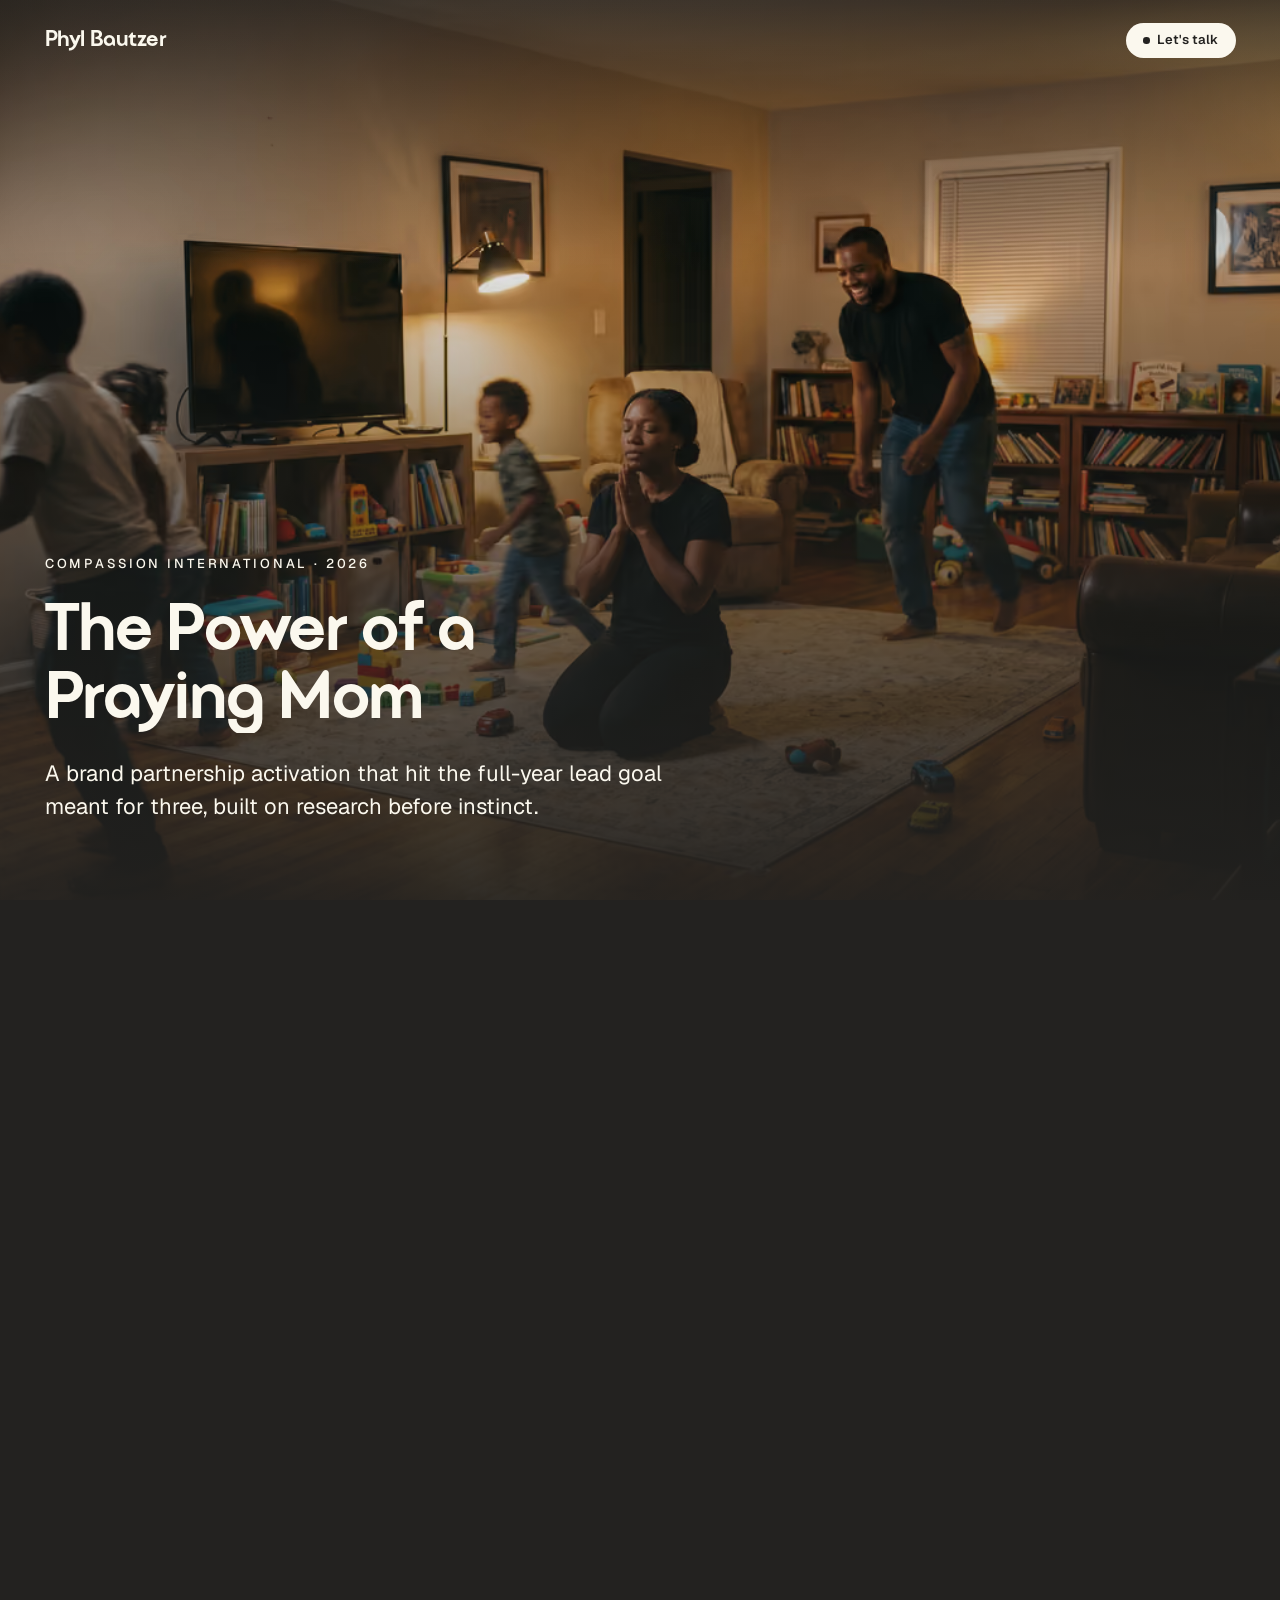
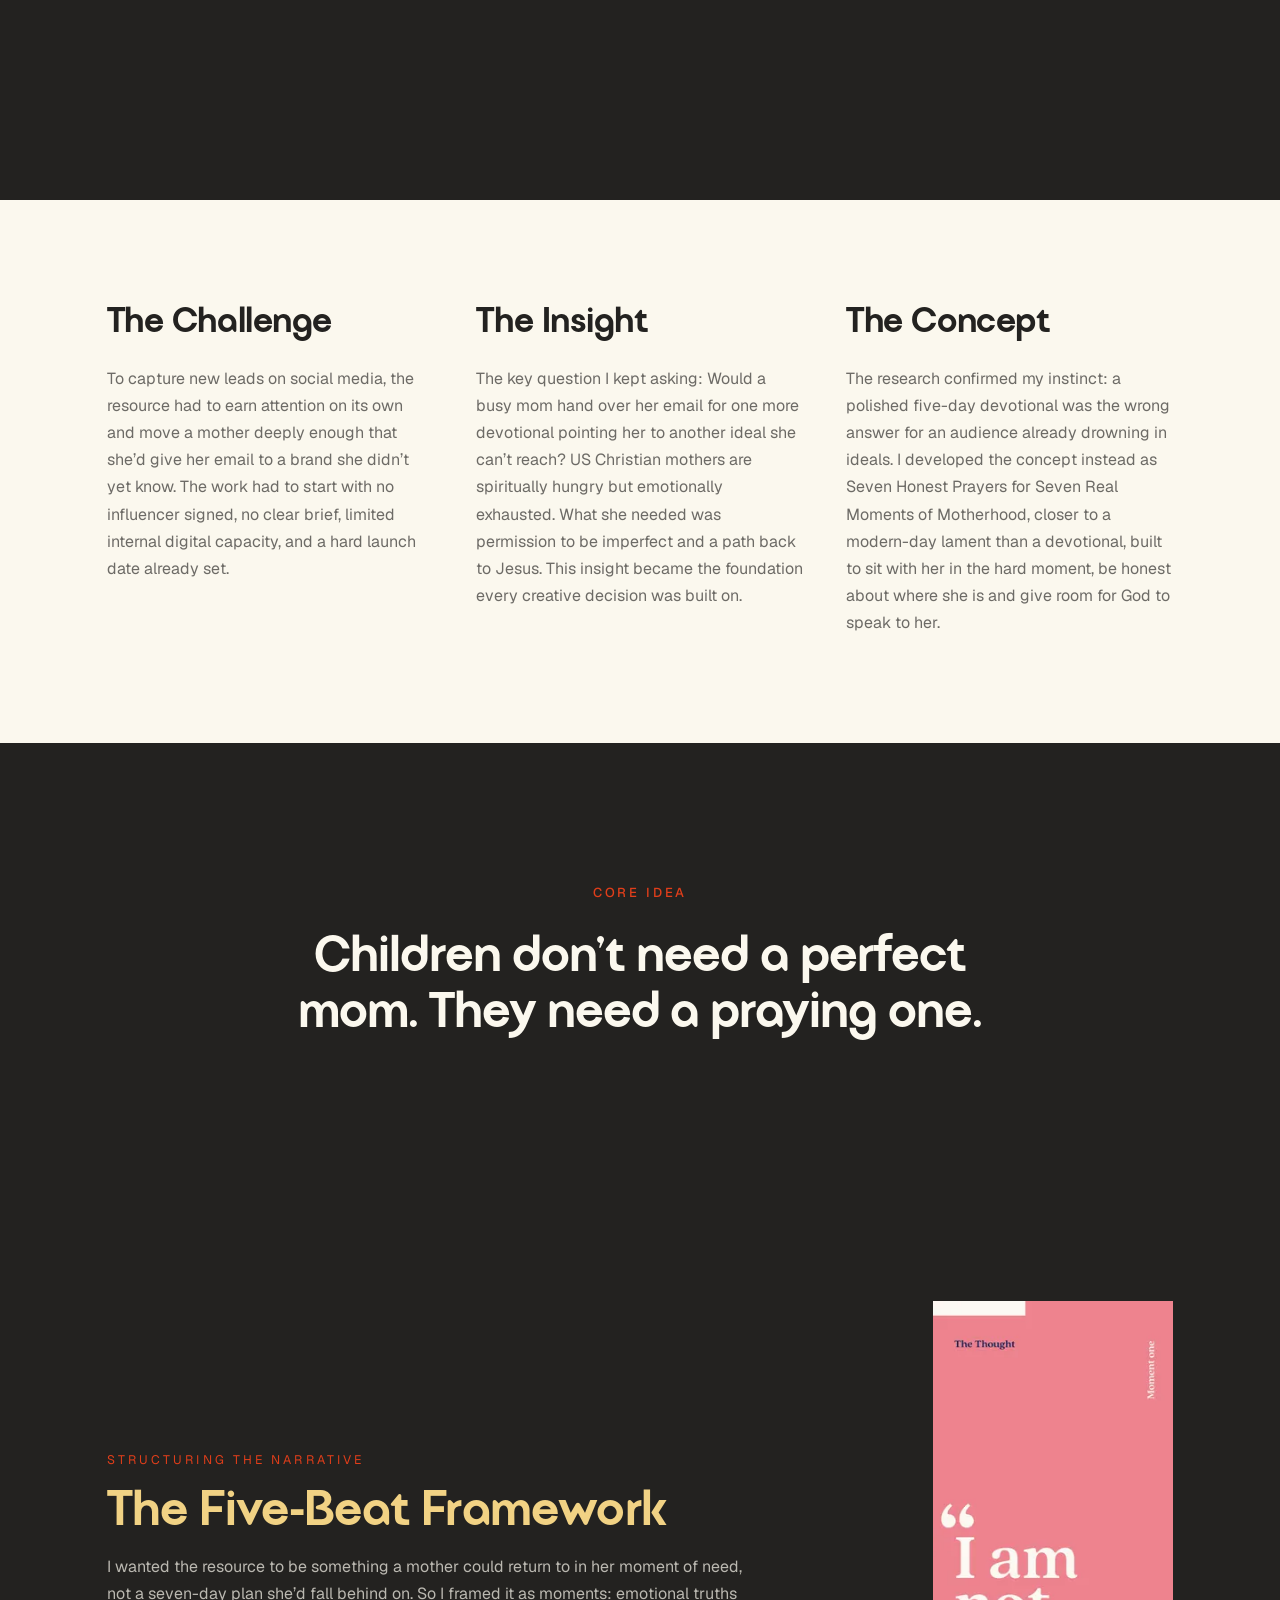
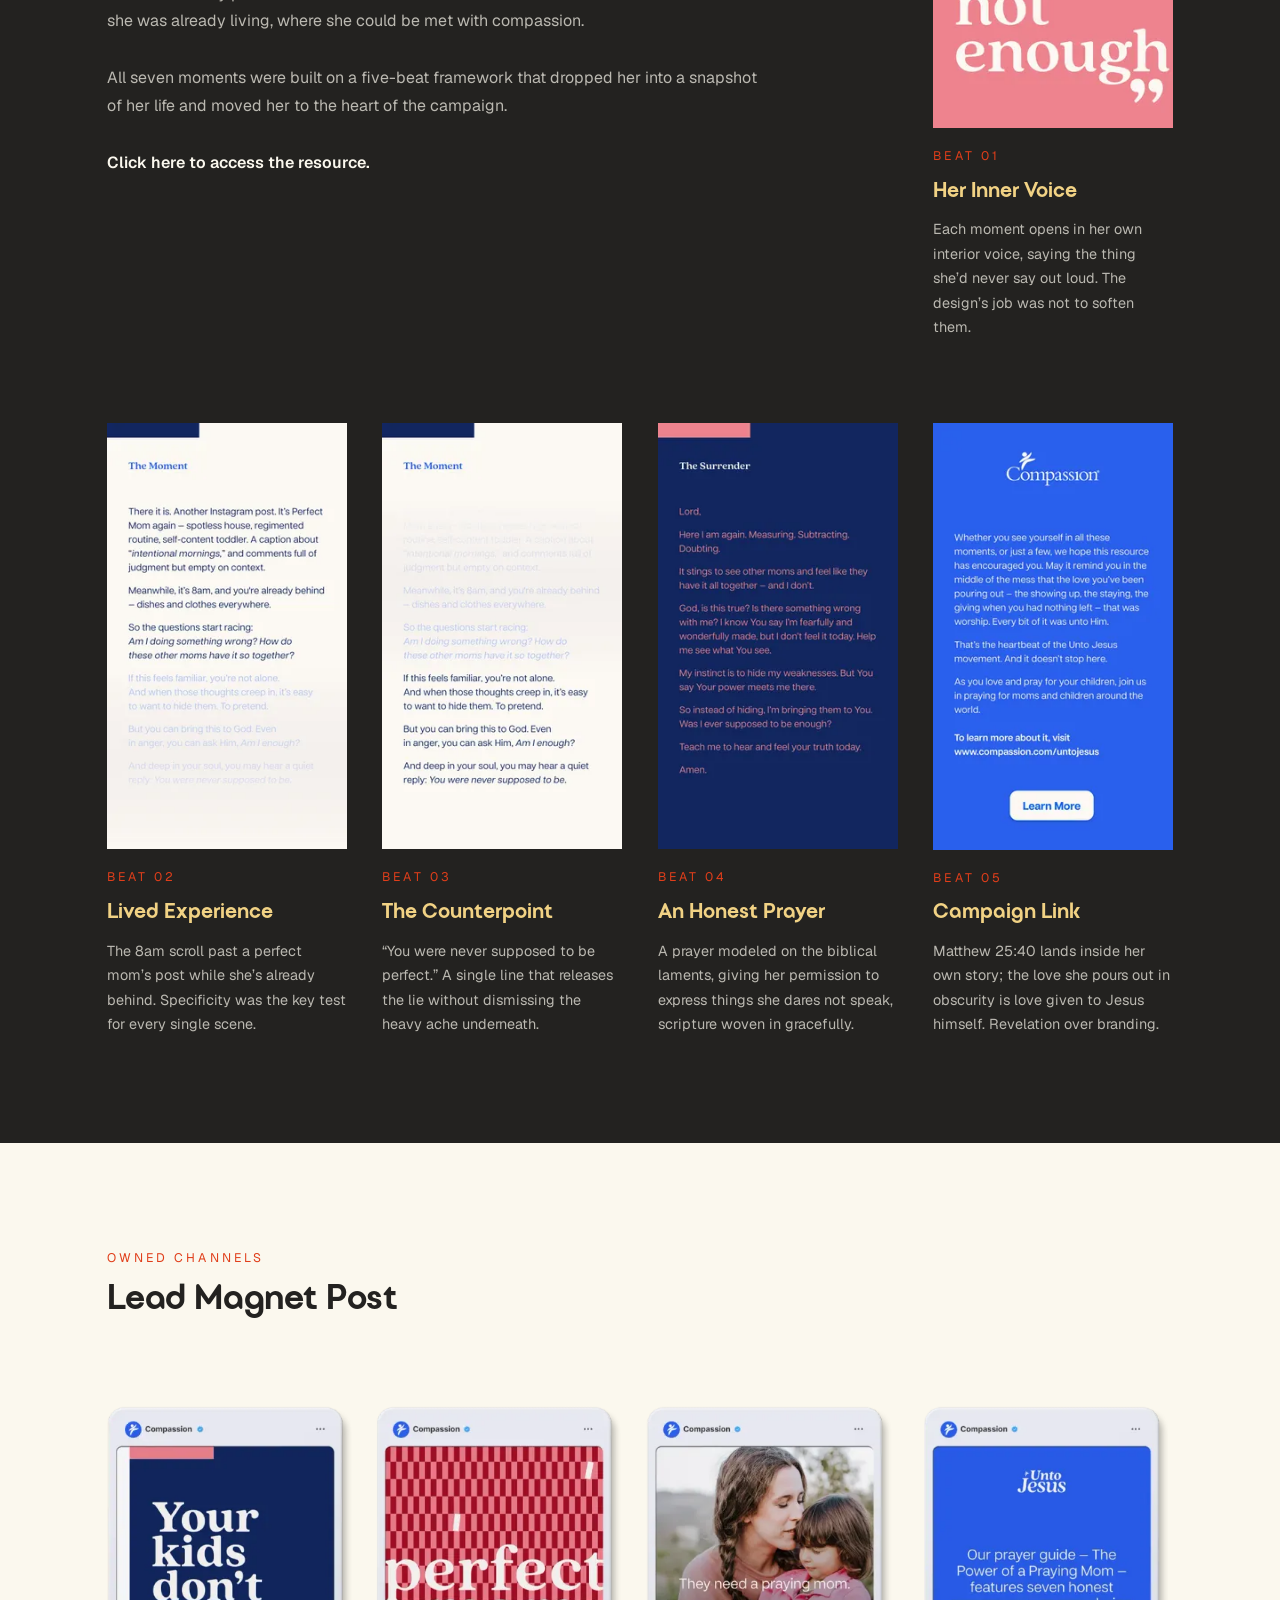
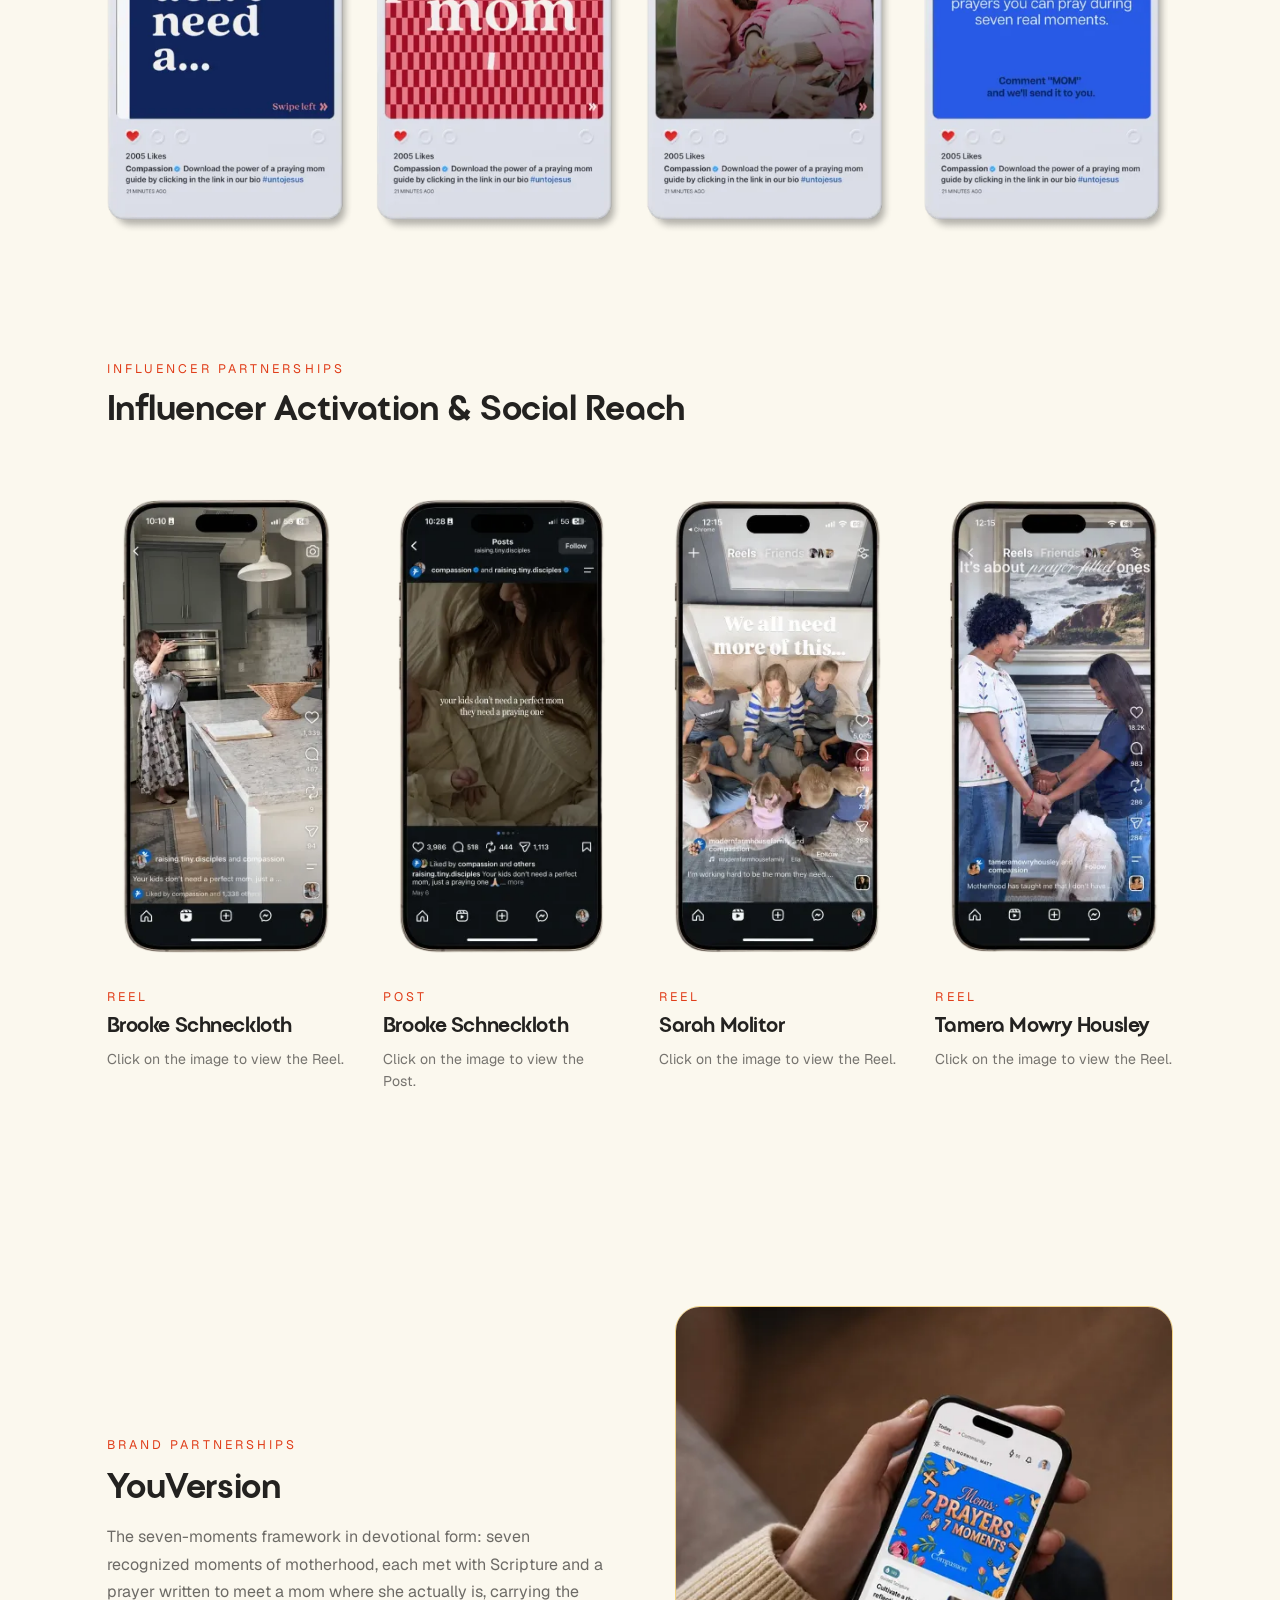
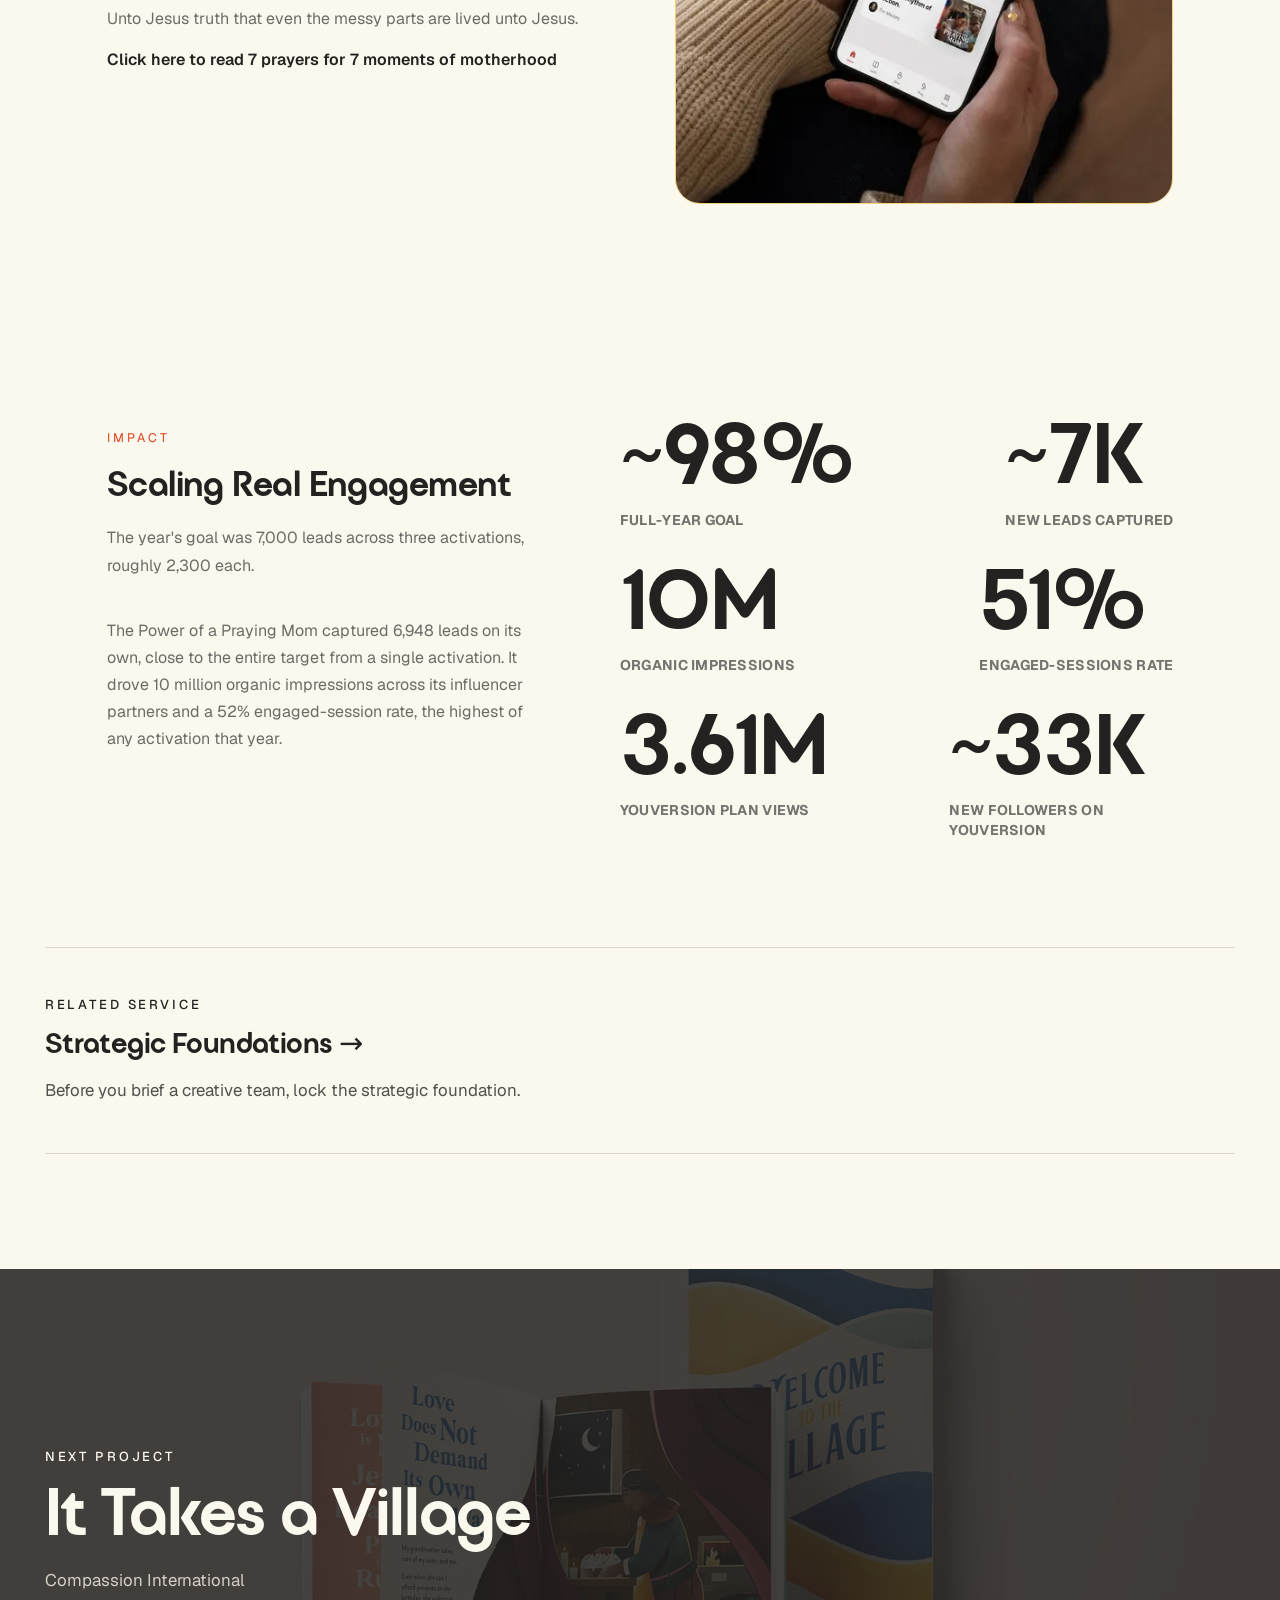
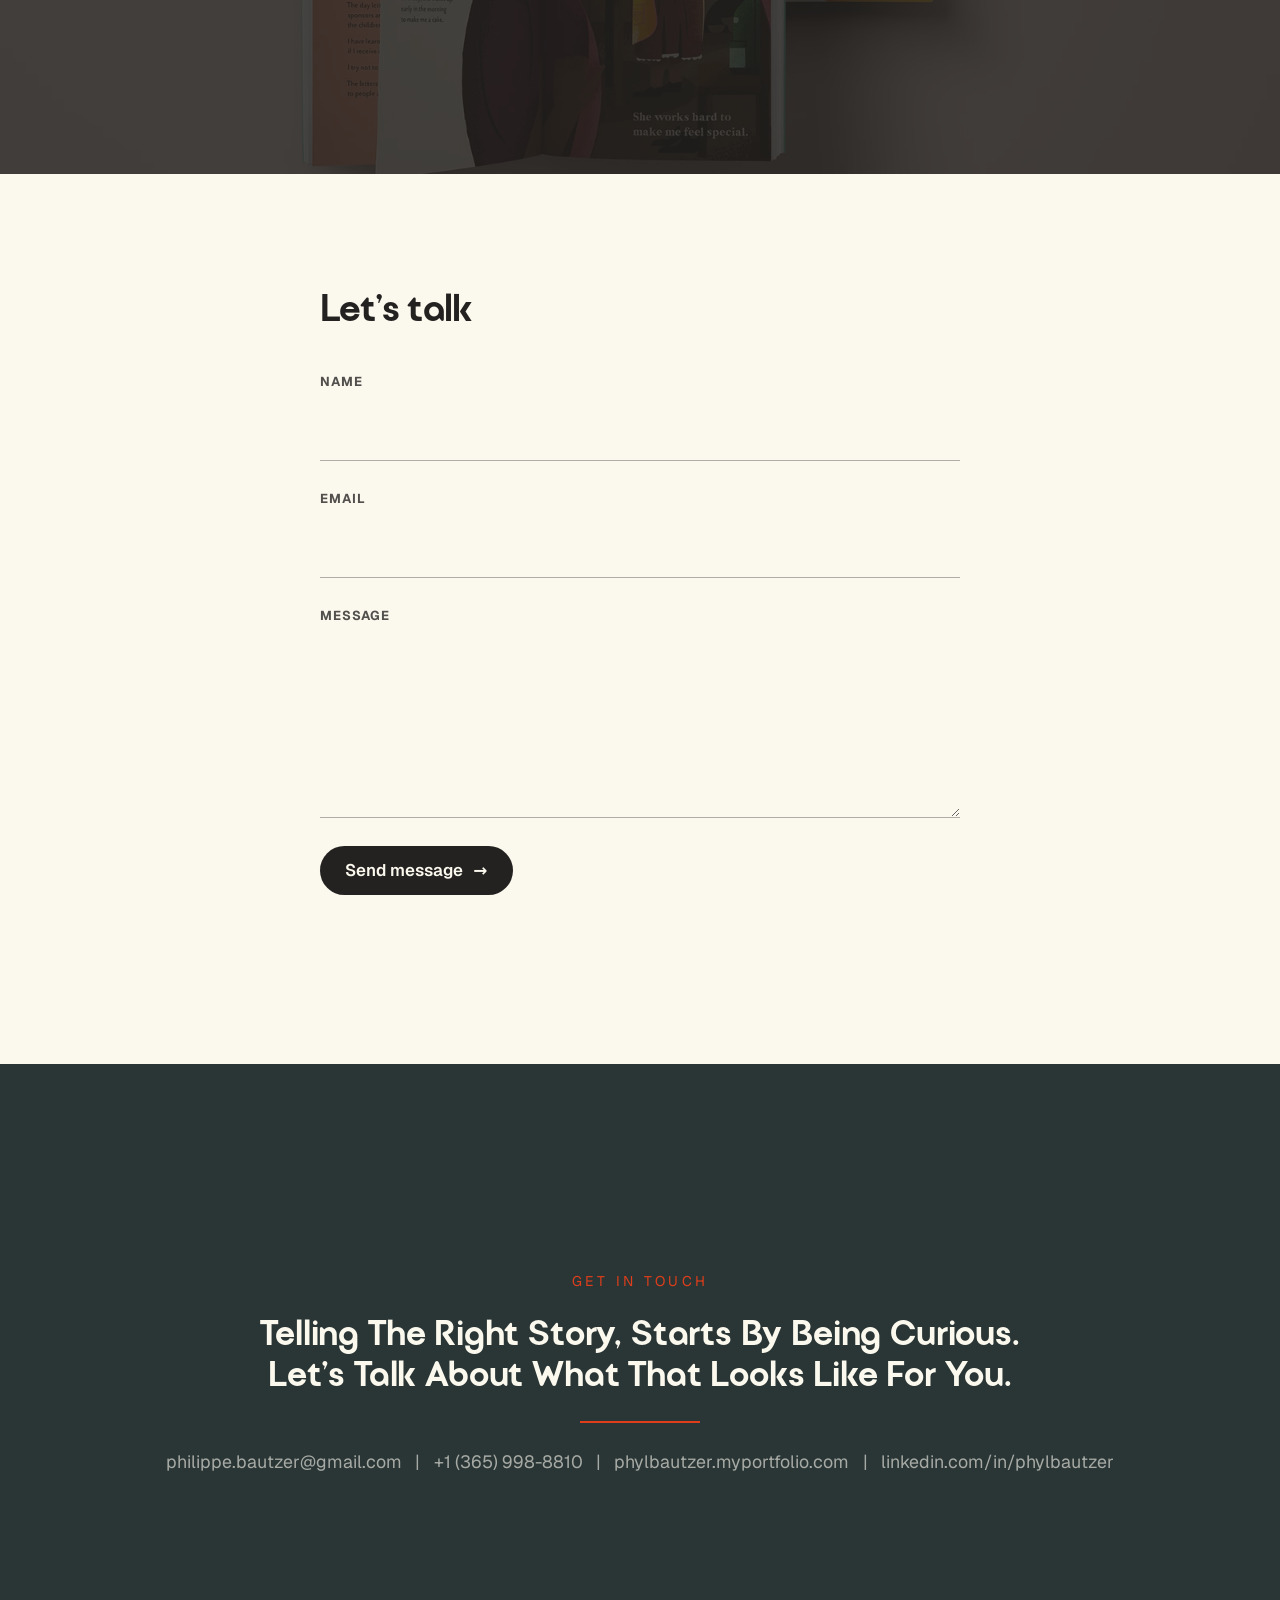
<file: case-studies/poapm/index.html>
<!DOCTYPE html><html data-astro-transition-scope="astro-gyrtbwwo-1" lang="en"><head><meta charset="utf-8"><meta name="viewport" content="width=device-width, initial-scale=1, viewport-fit=cover"><meta name="theme-color" content="#232220"><meta name="color-scheme" content="light dark"><link rel="icon" href="/favicon.ico" sizes="32x32"><link rel="icon" href="/favicon.svg" type="image/svg+xml"><link rel="apple-touch-icon" href="/apple-touch-icon.png"><link rel="manifest" href="/manifest.webmanifest"><link rel="sitemap" href="/sitemap-index.xml"><link rel="alternate" type="text/plain" href="/llms.txt" title="llms.txt"><link rel="preload" href="/_astro/geist-latin-wght-normal.BgDaEnEv.woff2" as="font" type="font/woff2" crossorigin><link rel="preload" href="/_astro/GateRegular.BAkZHYo4.woff2" as="font" type="font/woff2" crossorigin><style>@font-face{font-family:'Gate';src:url('/_astro/GateRegular.BAkZHYo4.woff2') format('woff2');font-weight:400;font-style:normal;font-display:swap;}:root{--step-m2:clamp(0.6rem, 0.73rem + -0.14vw, 0.69rem);--step-m1:clamp(0.8rem, 0.85rem + -0.05vw, 0.83rem);--step-0:clamp(1rem, 0.98rem + 0.09vw, 1.06rem);--step-1:clamp(1.2rem, 1.12rem + 0.32vw, 1.42rem);--step-2:clamp(1.44rem, 1.28rem + 0.67vw, 1.89rem);--step-3:clamp(1.73rem, 1.45rem + 1.18vw, 2.52rem);--step-4:clamp(2.07rem, 1.62rem + 1.92vw, 3.35rem);--step-5:clamp(2.49rem, 1.79rem + 2.98vw, min(4.47rem, 11vw));--step-6:clamp(2.99rem, 1.94rem + 4.47vw, min(5.96rem, 11vw));--display-tracking:-0.02em}</style><title>The Power of a Praying Mom Case Study | Phyl Bautzer</title><meta name="description" content="A research-led prayer resource for Christian moms: seven honest prayers for seven real moments, built for Compassion's Unto Jesus campaign."><meta name="author" content="Phyl Bautzer"><link rel="canonical" href="https://phylbautzer.com/case-studies/poapm/"><meta name="robots" content="index, follow, max-image-preview:large"><meta property="og:site_name" content="Phyl Bautzer"><meta property="og:type" content="article"><meta property="og:title" content="The Power of a Praying Mom Case Study | Phyl Bautzer"><meta property="og:description" content="A research-led prayer resource for Christian moms: seven honest prayers for seven real moments, built for Compassion's Unto Jesus campaign."><meta property="og:locale" content="en_CA"><meta property="og:url" content="https://phylbautzer.com/case-studies/poapm/"><meta property="og:image" content="https://phylbautzer.com/og/work-power-of-a-praying-mom.jpg"><meta property="og:image:type" content="image/jpeg"><meta property="og:image:width" content="1200"><meta property="og:image:height" content="630"><meta property="og:image:alt" content="A mother kneels in prayer on a rug in a busy living room, eyes closed, hands pressed together, while her children run and her husband laughs behind her."><meta name="twitter:card" content="summary_large_image"><meta name="twitter:title" content="The Power of a Praying Mom Case Study | Phyl Bautzer"><meta name="twitter:description" content="A research-led prayer resource for Christian moms: seven honest prayers for seven real moments, built for Compassion's Unto Jesus campaign."><meta name="twitter:image" content="https://phylbautzer.com/og/work-power-of-a-praying-mom.jpg"><meta name="twitter:image:alt" content="A mother kneels in prayer on a rug in a busy living room, eyes closed, hands pressed together, while her children run and her husband laughs behind her."><script type="application/ld+json">{"@context":"https://schema.org","@type":"WebPage","@id":"https://phylbautzer.com/case-studies/poapm/#webpage","url":"https://phylbautzer.com/case-studies/poapm/","name":"The Power of a Praying Mom Case Study | Phyl Bautzer","description":"A research-led prayer resource for Christian moms: seven honest prayers for seven real moments, built for Compassion's Unto Jesus campaign.","inLanguage":"en","isPartOf":{"@id":"https://phylbautzer.com/#website"},"primaryImageOfPage":"https://phylbautzer.com/og/work-power-of-a-praying-mom.jpg","about":{"@id":"https://phylbautzer.com/case-studies/poapm/#work"}}</script><script type="application/ld+json">{"@context":"https://schema.org","@type":"CreativeWork","@id":"https://phylbautzer.com/work/power-of-a-praying-mom/#work","name":"The Power of a Praying Mom","headline":"A brand partnership activation that hit the full-year lead goal meant for three, built on research before instinct.","abstract":"A Mother's Day giveaway, rebuilt from research as seven honest prayers for seven real moments.","description":"A research-led prayer resource for Christian moms: seven honest prayers for seven real moments, built for Compassion's Unto Jesus campaign.","url":"https://phylbautzer.com/work/power-of-a-praying-mom/","image":"https://phylbautzer.com/og/work-power-of-a-praying-mom.jpg","dateCreated":"2026","creator":{"@type":"Role","roleName":"Primary creative","creator":{"@id":"https://phylbautzer.com/#person"}},"funder":{"@type":"Organization","name":"Compassion International"},"keywords":"Strategy, Creative Direction, Concept Development, Art Direction","genre":"Purpose-driven campaign","inLanguage":"en","isPartOf":{"@id":"https://phylbautzer.com/#website"},"mainEntityOfPage":"https://phylbautzer.com/work/power-of-a-praying-mom/#webpage"}</script><script type="application/ld+json">{"@context":"https://schema.org","@type":"BreadcrumbList","itemListElement":[{"@type":"ListItem","position":1,"name":"Home","item":"https://phylbautzer.com/"},{"@type":"ListItem","position":2,"name":"Case Studies","item":"https://phylbautzer.com/case-studies/"},{"@type":"ListItem","position":3,"name":"The Power of a Praying Mom","item":"https://phylbautzer.com/case-studies/poapm/"}]}</script><!-- Runs before first paint: flags JS, motion preference, the intro and CTA emphasis,
         so nothing flashes. Reads settings.json defaults, plus local tweaks when the
         control panel is available (dev, or ?tune). --><script>(function(){const defaults = {"type":{"base":17,"baseMobile":16,"ratio":1.333,"ratioMobile":1.2,"displayMaxVw":11,"displayTracking":-0.02},"intro":{"enabled":true,"oncePerSession":true,"lineDuration":0.9,"lineStagger":0.14,"hold":0.6,"exitDuration":0.2,"exitEase":"expo.inOut","autoAdvance":0.2},"loadIn":{"heroScaleFrom":1.1,"heroDuration":1.2,"navDelay":0.35,"ctaDelay":0.6,"stagger":0.07,"ease":"expo.out"},"scroll":{"smooth":true,"lerp":0.14,"wheelMultiplier":1.2,"touchMultiplier":1.2},"cursor":{"enabled":true,"size":12,"hoverSize":76,"ease":0.16,"hideNative":false,"labels":true},"transition":{"style":"curtain","duration":0.3,"ease":"expo.inOut","beatDuration":0.35,"beatHold":0.15,"flashCover":0.28,"flashWipe":0.25,"flashHold":0.3},"reveal":{"duration":0.9,"stagger":0.07,"offset":100,"ease":"expo.out","start":88},"images":{"revealDuration":0.9,"revealScale":1.08,"clipReveal":true,"parallax":6,"ease":"expo.out"},"hover":{"imageZoom":1.06,"duration":0.6,"magnetic":0.3},"cta":{"emphasis":"pulse","pulseEvery":5,"pulseDelay":8,"pulseRepeat":1,"magnetic":0.45,"scale":1},"toggle":{"duration":0.6,"stagger":0.06},"counters":{"enabled":true,"duration":1.2},"wipe":{"duration":0.25,"firstDuration":0.35},"texture":{"opacity":0.1,"cycle":48},"gallery":{"framePhase":0.7,"frameBottom":24,"frameSide":3}};
const isDev = false;
const hasIntro = false;

      (function () {
        var d = document.documentElement;
        var s = JSON.parse(JSON.stringify(defaults));
        var tune = isDev;
        try {
          if (new URLSearchParams(location.search).has('tune')) { sessionStorage.setItem('pb-tune-on', '1'); }
          if (sessionStorage.getItem('pb-tune-on') === '1') tune = true;
          if (tune) {
            var saved = JSON.parse(localStorage.getItem('pb-tune-v1') || 'null');
            if (saved) for (var g in saved) if (s[g]) for (var k in saved[g]) s[g][k] = saved[g][k];
          }
        } catch (e) {}
        window.__PB_SETTINGS__ = s;
        d.classList.add('js');
        var reduce = matchMedia('(prefers-reduced-motion: reduce)').matches;
        if (!reduce) d.classList.add('js-motion');
        d.dataset.cta = reduce ? 'none' : s.cta.emphasis;
        d.style.setProperty('--cta-pulse', s.cta.pulseEvery + 's');
        d.style.setProperty('--cta-pulse-delay', s.cta.pulseDelay + 's');
        d.style.setProperty('--cta-pulse-count', s.cta.pulseRepeat > 0 ? String(s.cta.pulseRepeat) : 'infinite');
        d.style.setProperty('--cta-scale', s.cta.scale);
        var seen = false;
        try { seen = s.intro.oncePerSession && sessionStorage.getItem('pb-intro-seen') === '1'; } catch (e) {}
        if (hasIntro && s.intro.enabled && !seen) d.dataset.intro = 'play';
        // Failsafe: if the motion script has not started within 4s, show everything.
        setTimeout(function () {
          if (!window.__PB_READY__) { d.classList.remove('js-motion'); delete d.dataset.intro; }
        }, 4000);
      })();
    })();</script><meta name="astro-view-transitions-enabled" content="true"><meta name="astro-view-transitions-fallback" content="swap"><script type="module" src="/_astro/ClientRouter.astro_astro_type_script_index_0_lang.IPpo8kEv.js"></script><style>@keyframes astroFadeInOut{0%{opacity:1}to{opacity:0}}@keyframes astroFadeIn{0%{opacity:0;mix-blend-mode:plus-lighter}to{opacity:1;mix-blend-mode:plus-lighter}}@keyframes astroFadeOut{0%{opacity:1;mix-blend-mode:plus-lighter}to{opacity:0;mix-blend-mode:plus-lighter}}@keyframes astroSlideFromRight{0%{transform:translate(100%)}}@keyframes astroSlideFromLeft{0%{transform:translate(-100%)}}@keyframes astroSlideToRight{to{transform:translate(100%)}}@keyframes astroSlideToLeft{to{transform:translate(-100%)}}@media (prefers-reduced-motion){::view-transition-group(*),::view-transition-old(*),::view-transition-new(*),[data-astro-transition-scope]{animation:none!important}}.astro-route-announcer{clip:rect(0 0 0 0);clip-path:inset(50%);white-space:nowrap;width:1px;height:1px;position:absolute;top:0;left:0;overflow:hidden}@font-face{font-family:Geist Variable;font-style:normal;font-display:swap;font-weight:100 900;src:url(/_astro/geist-cyrillic-ext-wght-normal.DjL33-gN.woff2)format("woff2-variations");unicode-range:U+460-52F,U+1C80-1C8A,U+20B4,U+2DE0-2DFF,U+A640-A69F,U+FE2E-FE2F}@font-face{font-family:Geist Variable;font-style:normal;font-display:swap;font-weight:100 900;src:url(/_astro/geist-cyrillic-wght-normal.BEAKL7Jp.woff2)format("woff2-variations");unicode-range:U+301,U+400-45F,U+490-491,U+4B0-4B1,U+2116}@font-face{font-family:Geist Variable;font-style:normal;font-display:swap;font-weight:100 900;src:url(/_astro/geist-vietnamese-wght-normal.6IgcOCM7.woff2)format("woff2-variations");unicode-range:U+102-103,U+110-111,U+128-129,U+168-169,U+1A0-1A1,U+1AF-1B0,U+300-301,U+303-304,U+308-309,U+323,U+329,U+1EA0-1EF9,U+20AB}@font-face{font-family:Geist Variable;font-style:normal;font-display:swap;font-weight:100 900;src:url(/_astro/geist-latin-ext-wght-normal.DC-KSUi6.woff2)format("woff2-variations");unicode-range:U+100-2BA,U+2BD-2C5,U+2C7-2CC,U+2CE-2D7,U+2DD-2FF,U+304,U+308,U+329,U+1D00-1DBF,U+1E00-1E9F,U+1EF2-1EFF,U+2020,U+20A0-20AB,U+20AD-20C0,U+2113,U+2C60-2C7F,U+A720-A7FF}@font-face{font-family:Geist Variable;font-style:normal;font-display:swap;font-weight:100 900;src:url(/_astro/geist-latin-wght-normal.BgDaEnEv.woff2)format("woff2-variations");unicode-range:U+??,U+131,U+152-153,U+2BB-2BC,U+2C6,U+2DA,U+2DC,U+304,U+308,U+329,U+2000-206F,U+20AC,U+2122,U+2191,U+2193,U+2212,U+2215,U+FEFF,U+FFFD}@font-face{font-family:Poppins;font-style:normal;font-display:swap;font-weight:400;src:url(/_astro/poppins-latin-400-normal.cpxAROuN.woff2)format("woff2"),url(/_astro/poppins-latin-400-normal.BOb3E3N0.woff)format("woff")}@font-face{font-family:Poppins;font-style:normal;font-display:swap;font-weight:400;src:url(/_astro/poppins-latin-ext-400-normal.by3JarPu.woff2)format("woff2"),url(/_astro/poppins-latin-ext-400-normal.DaBSavcJ.woff)format("woff")}:root{--dark:#232220;--light:#fbf8ee;--hairline:#23222024;--hairline-dark:#fbf8ee29;--flag:#ffd84d;--accent:#e03e1a;--gold:#f1d284;--body-on-light:.78;--body-on-dark:.7;--font-display:"Gate", "Poppins", ui-sans-serif, system-ui, sans-serif;--font-body:"Geist Variable", "Geist", ui-sans-serif, system-ui, -apple-system, "Segoe UI", sans-serif;--gutter:clamp(1rem, 3.5vw, 3.5rem);--frame:clamp(.5rem, 1vw, 1rem);--max:90rem;--text-max:40rem;--header-h:5rem;--radius:0;--ease-out:cubic-bezier(.16, 1, .3, 1);--ease-in-out:cubic-bezier(.87, 0, .13, 1);--dur-fast:.3s;--dur-base:.6s;--dur-slow:.9s;--bg:var(--light);--fg:var(--dark);--body-opacity:var(--body-on-light);--rule:var(--hairline);color-scheme:light}*,:before,:after{box-sizing:border-box}*{margin:0}html{-webkit-text-size-adjust:100%;text-size-adjust:100%}html.lenis,html.lenis body{height:auto}.lenis.lenis-smooth{scroll-behavior:auto!important}.lenis.lenis-stopped{overflow:hidden}body{background:var(--bg);color:var(--fg);font-family:var(--font-body);font-size:var(--step-0);font-feature-settings:"ss01", "cv11";-webkit-font-smoothing:antialiased;-moz-osx-font-smoothing:grayscale;text-rendering:optimizelegibility;line-height:1.6;overflow-x:clip}img,video,svg{max-width:100%;height:auto;display:block}picture{display:contents}a{color:inherit;text-decoration:none}button{font:inherit;color:inherit;cursor:pointer;background:0 0;border:0;padding:0}ul[role=list],ol[role=list]{padding:0;list-style:none}::selection{background:var(--fg);color:var(--bg)}:focus-visible{outline-offset:4px;border-radius:2px;outline:2px solid}.sr-only{clip:rect(0 0 0 0);white-space:nowrap;border:0;width:1px;height:1px;margin:-1px;padding:0;overflow:hidden;position:absolute!important}.skip-link{z-index:1000;background:var(--light);color:var(--dark);border-radius:999px;padding:.75rem 1rem;font-weight:600;position:fixed;top:.75rem;left:.75rem;transform:translateY(-200%)}.skip-link:focus{transform:none}.ground-dark{--bg:var(--dark);--fg:var(--light);--body-opacity:var(--body-on-dark);--rule:var(--hairline-dark);background:var(--bg);color:var(--fg);color-scheme:dark}.ground-light{--bg:var(--light);--fg:var(--dark);--body-opacity:var(--body-on-light);--rule:var(--hairline);background:var(--bg);color:var(--fg)}.display,.h1,.h2,.h3,.h4,.statement{font-family:var(--font-display);letter-spacing:var(--display-tracking,-.02em);text-wrap:balance;font-weight:400}.display{font-size:var(--step-6);line-height:1}.h1{font-size:var(--step-5);line-height:1.02}.statement{font-size:var(--step-4);line-height:1.1}.h2{font-size:var(--step-3);line-height:1.15}.h3{font-size:var(--step-2);line-height:1.2}.h4{font-size:var(--step-1);letter-spacing:-.01em;line-height:1.3}.lead{font-size:var(--step-1);opacity:var(--body-opacity);text-wrap:pretty;line-height:1.5}.body,.prose p,.prose li{font-size:var(--step-0);opacity:var(--body-opacity);text-wrap:pretty;line-height:1.7}.prose strong,.body strong{opacity:1;color:var(--fg);font-weight:700}.small{font-size:var(--step-m1);line-height:1.6}.kicker{font-family:var(--font-body);font-size:var(--step-m1);letter-spacing:.22em;text-transform:uppercase;text-wrap:balance;align-items:baseline;gap:.75em;font-weight:500;line-height:1.4;display:inline-flex}.kicker__part{white-space:nowrap}.kicker__part--wrap{white-space:normal}.label{font-size:var(--step-m1);letter-spacing:.08em;text-transform:uppercase;opacity:var(--body-opacity);font-weight:700}.wrap{width:100%;max-width:calc(var(--max) + var(--gutter) * 2);padding-inline:var(--gutter);margin-inline:auto}.stack>*+*{margin-top:var(--stack,1.5rem)}.grid-12{grid-template-columns:repeat(12,minmax(0,1fr));column-gap:clamp(1rem,2.5vw,2.5rem);display:grid}.rule{background:var(--rule);border:0;height:1px}.btn{--btn-bg:var(--fg);--btn-fg:var(--bg);background:var(--btn-bg);color:var(--btn-fg);font-size:var(--step-0);white-space:nowrap;isolation:isolate;transition:transform var(--dur-base) var(--ease-out), background-color var(--dur-base), color var(--dur-base);border-radius:999px;align-items:center;gap:.6em;padding:.95em 1.5em;font-weight:600;line-height:1;display:inline-flex;position:relative}.ground-dark .btn--primary{--btn-bg:var(--light);--btn-fg:var(--dark)}.ground-light .btn--primary{--btn-bg:var(--dark);--btn-fg:var(--light)}.btn--ghost{--btn-bg:transparent;--btn-fg:var(--fg);box-shadow:inset 0 0 0 1px}.btn .arrow{transition:transform var(--dur-base) var(--ease-out)}.btn:hover .arrow{transform:translate(.25em)}.link{align-items:center;gap:.5em;padding-bottom:.2em;font-weight:600;display:inline-flex;position:relative}.link:after{content:"";transform-origin:100%;height:1px;transition:transform var(--dur-base) var(--ease-out);background:currentColor;position:absolute;bottom:0;left:0;right:0;transform:scaleX(1)}.link:hover:after{transform-origin:0;animation:link-swipe .8s var(--ease-out)}@keyframes link-swipe{0%{transform-origin:100%;transform:scaleX(1)}49%{transform-origin:100%;transform:scaleX(0)}50%{transform-origin:0}to{transform-origin:0;transform:scaleX(1)}}.site-header{z-index:100;height:var(--header-h);padding-inline:var(--gutter);color:var(--light);pointer-events:none;transition:color var(--dur-base) var(--ease-out), translate var(--dur-base) var(--ease-out);justify-content:space-between;align-items:center;gap:1rem;display:flex;position:fixed;inset:0 0 auto}.site-header:before{content:"";z-index:-1;background:color-mix(in srgb, var(--dark) 82%, transparent);backdrop-filter:blur(14px);opacity:0;transition:opacity var(--dur-base) var(--ease-out), background-color var(--dur-base) var(--ease-out);position:absolute;inset:0}.site-header.is-scrolled:before{opacity:1}.site-header[data-on=light]:before{background:color-mix(in srgb, var(--light) 86%, transparent)}.site-header>*{pointer-events:auto}.site-header[data-on=light]{color:var(--dark)}.site-header.is-hidden{translate:0 -100%}.site-header.is-hidden:before{opacity:0}.site-header.is-hidden .cta-talk{translate:0 var(--header-h)!important}.wordmark{font-family:var(--font-display);font-size:var(--step-1);letter-spacing:-.02em;white-space:nowrap;line-height:1}.nav{gap:clamp(1.25rem,2.5vw,2.5rem);margin-left:auto;margin-right:clamp(1rem,2vw,2rem);display:flex}.nav a{font-size:var(--step-m1);letter-spacing:.01em;padding-block:.4em;font-weight:500;position:relative}.nav a:after{content:"";transform-origin:0;height:1px;transition:transform var(--dur-base) var(--ease-out);background:currentColor;position:absolute;bottom:.1em;left:0;right:0;transform:scaleX(0)}.nav a:hover:after,.nav a[aria-current=page]:after{transform:scaleX(1)}.cta-talk{--cta-bg:var(--light);--cta-fg:var(--dark);--cta-scale:1;background:var(--cta-bg);color:var(--cta-fg);font-size:var(--step-m1);white-space:nowrap;transition:background-color var(--dur-base) var(--ease-out), color var(--dur-base) var(--ease-out), translate var(--dur-base) var(--ease-out);will-change:transform;border-radius:999px;align-items:center;gap:.55em;padding:.85em 1.35em;font-weight:600;line-height:1;display:inline-flex;position:relative;scale:var(--cta-scale)!important}.site-header[data-on=light] .cta-talk{--cta-bg:var(--dark);--cta-fg:var(--light)}.cta-talk .dot{background:currentColor;border-radius:50%;width:.5em;height:.5em}.cta-talk:before{content:"";border-radius:inherit;box-shadow:0 0 0 0 var(--cta-bg);opacity:0;pointer-events:none;position:absolute;inset:0}html[data-cta=pulse] .cta-talk:before{animation:cta-pulse var(--cta-pulse,5s) var(--ease-out) var(--cta-pulse-delay,8s) var(--cta-pulse-count,1)}html[data-cta=glow] .cta-talk{box-shadow:0 0 2.5rem -.25rem color-mix(in srgb, var(--cta-bg) 70%, transparent)}@keyframes cta-pulse{0%{opacity:.55;box-shadow:0 0 0 0 var(--cta-bg)}22%{opacity:0;box-shadow:0 0 0 .85rem var(--cta-bg)}to{opacity:0;box-shadow:0 0 0 .85rem var(--cta-bg)}}.menu-btn{display:none}@media (width<=47.99rem){:root{--header-h:4.25rem}.nav{display:none}.menu-btn{font-size:var(--step-m1);align-items:center;gap:.5em;margin-left:auto;padding:.6em .2em;font-weight:600;display:inline-flex}.menu-btn .bars{width:1.25em;height:.6em;position:relative}.menu-btn .bars:before,.menu-btn .bars:after{content:"";height:1.5px;transition:transform var(--dur-base) var(--ease-out), top var(--dur-base) var(--ease-out);background:currentColor;position:absolute;left:0;right:0}.menu-btn .bars:before{top:0}.menu-btn .bars:after{top:calc(100% - 1.5px)}.menu-btn[aria-expanded=true] .bars:before{top:50%;transform:rotate(45deg)}.menu-btn[aria-expanded=true] .bars:after{top:50%;transform:rotate(-45deg)}.cta-talk{padding:.75em 1.1em}.site-header .cta-talk .label-long{display:none}}.mobile-menu{z-index:90;padding:calc(var(--header-h) + 2rem) var(--gutter) 2.5rem;background:var(--dark);color:var(--light);clip-path:inset(0 0 100%);visibility:hidden;transition:clip-path var(--dur-base) var(--ease-in-out), visibility 0s var(--dur-base);flex-direction:column;justify-content:flex-end;display:flex;position:fixed;inset:0}.mobile-menu.is-open{clip-path:inset(0);visibility:visible;transition:clip-path var(--dur-base) var(--ease-in-out)}.mobile-menu a.big{font-family:var(--font-display);font-size:var(--step-4);letter-spacing:-.02em;line-height:1.15;display:block}.mobile-menu .small{opacity:.72;margin-top:2rem}.intro{z-index:200;padding-inline:var(--gutter);background:var(--dark);color:var(--light);align-items:center;display:none;position:fixed;inset:0}html[data-intro=play] .intro{display:flex}html[data-intro=play] body{overflow:hidden}.intro__text{font-family:var(--font-display);font-size:var(--step-5);letter-spacing:var(--display-tracking);max-width:18ch;line-height:1.05}.intro__line{margin-bottom:-.08em;padding-bottom:.08em;display:block;overflow:hidden}.intro__line>span{display:block}.intro__line:last-child>span{opacity:.5}.intro__skip{right:var(--gutter);font-size:var(--step-m1);letter-spacing:.2em;text-transform:uppercase;opacity:.6;position:absolute;bottom:2rem}.intro__skip:hover,.intro__skip:focus-visible{opacity:1}.curtain{z-index:150;background:var(--dark);pointer-events:none;place-items:center;display:grid;position:fixed;inset:0;transform:translateY(100%)}.curtain__belief{padding-inline:var(--gutter);text-align:center;font-family:var(--font-display);font-size:var(--step-2);letter-spacing:-.01em;color:var(--light);place-items:center;margin:0;line-height:1.2;display:grid}.curtain__part{opacity:0;grid-area:1/1}.cursor{z-index:300;width:var(--cursor-size,12px);height:var(--cursor-size,12px);margin:calc(var(--cursor-size,12px) / -2) 0 0 calc(var(--cursor-size,12px) / -2);background:var(--light);mix-blend-mode:difference;pointer-events:none;opacity:0;transition:width var(--dur-base) var(--ease-out), height var(--dur-base) var(--ease-out), margin var(--dur-base) var(--ease-out), opacity var(--dur-fast), background-color var(--dur-fast);will-change:transform;border-radius:50%;place-items:center;display:grid;position:fixed;top:0;left:0}.cursor.is-visible{opacity:1}.cursor.has-label{mix-blend-mode:normal;background:var(--light)}.cursor__label{letter-spacing:.06em;text-transform:uppercase;color:var(--dark);opacity:0;transition:opacity var(--dur-fast);white-space:nowrap;text-align:center;font-size:.72rem;font-weight:600;line-height:1.15}.cursor.has-label .cursor__label{opacity:1}.cursor.has-label.is-compact{background:#fbf8ee24;box-shadow:inset 0 0 0 1px #fbf8ee8c}.cursor.is-compact .cursor__label{letter-spacing:.14em;color:var(--light);font-size:.56rem}html.hide-native-cursor,html.hide-native-cursor a,html.hide-native-cursor button{cursor:none}@media (hover:none),(pointer:coarse){.cursor{display:none}}.media{background:color-mix(in srgb, var(--fg) 8%, var(--bg));position:relative;overflow:hidden}.media img{object-fit:cover;width:100%;height:100%}.media--rounded{border-radius:var(--radius)}[data-parallax] img{scale:1.12}.hero{isolation:isolate;align-items:flex-end;min-height:100svh;display:flex;position:relative;overflow:hidden}.hero__media{z-index:-2;position:absolute;inset:0}.hero__media img{object-fit:cover;width:100%;height:100%}.hero:after{content:"";z-index:-1;background:linear-gradient(to top right,#232220b3 0%,#23222059 30%,#23222000 55%);position:absolute;inset:0}.hero__content{width:100%;padding:calc(var(--header-h) + 3rem) var(--gutter) clamp(3rem, 7vw, 6rem);grid-template-columns:minmax(0,1fr);gap:clamp(1.25rem,2.5vw,2rem);display:grid}.hero__title{max-width:19ch}.hero__sub{max-width:38rem}.hero__actions{flex-wrap:wrap;align-items:center;gap:1rem 1.75rem;display:flex}.scroll-cue{right:var(--gutter);writing-mode:vertical-rl;font-size:var(--step-m1);letter-spacing:.2em;text-transform:uppercase;opacity:.7;position:absolute;bottom:clamp(3rem,7vw,6rem)}@media (width<=47.99rem){.scroll-cue{display:none}}.proof{grid-template-columns:repeat(3,minmax(0,1fr));gap:clamp(1.5rem,4vw,4rem);display:grid}.proof__item{border-top:1px solid var(--rule);padding-top:1.5rem}.stat-value{font-family:var(--font-display);font-size:var(--step-5);letter-spacing:var(--display-tracking);font-variant-numeric:tabular-nums;line-height:1;display:block}.stat-label{max-width:22ch;margin-top:.85rem;display:block}@media (width<=47.99rem){.proof{grid-template-columns:1fr}}.feature{isolation:isolate;background:var(--dark);min-height:100svh;color:var(--light);align-items:flex-end;display:flex;position:relative;overflow:hidden}.feature__media{inset:var(--frame);z-index:-2;position:absolute;overflow:hidden}.feature__media img{object-fit:cover;width:100%;height:100%}.feature:after{content:"";inset:var(--frame);z-index:-1;background:linear-gradient(#23222000 45%,#23222073 72%,#232220c7 100%);position:absolute}.feature__hit{z-index:0;position:absolute;inset:0}.feature__content a{pointer-events:auto}.feature__content{z-index:1;pointer-events:none;width:100%;padding:0 calc(var(--gutter) + var(--frame)) calc(clamp(2rem, 5vw, 4rem) + var(--frame));grid-template-columns:minmax(0,1.4fr) minmax(0,1fr);align-items:end;gap:1.5rem 4rem;display:grid;position:relative}.feature__aside{justify-items:start;gap:1rem;display:grid}.feature__result .stat-value{font-size:var(--step-4)}.feature__link:after{content:"";z-index:1;position:absolute;inset:0}.feature__link:focus-visible{outline:none}.feature__link:focus-visible .link-text{outline-offset:6px;outline:2px solid}.roles{font-size:var(--step-m1);opacity:var(--body-opacity)}.roles dt{font-weight:700;display:inline}.roles dd{margin:0;display:inline}@media (width<=47.99rem){.feature{min-height:88svh}.feature__content{grid-template-columns:1fr}}.split{grid-template-columns:minmax(0,5fr) minmax(0,7fr);gap:clamp(2rem,6vw,6rem);display:grid}@media (width<=47.99rem){.split{grid-template-columns:1fr}}.steps{counter-reset:step;gap:0;display:grid}.step{border-top:1px solid var(--rule);grid-template-columns:4rem minmax(0,1fr);gap:1rem;padding-block:1.75rem;display:grid}.step:last-child{border-bottom:1px solid var(--rule)}.step__num{font-family:var(--font-display);font-size:var(--step-1);opacity:var(--body-opacity);font-variant-numeric:tabular-nums}.step__title{margin-bottom:.5rem}.service-list{display:grid}.service-row{border-top:1px solid var(--rule);grid-template-columns:minmax(0,5fr) minmax(0,6fr) auto;align-items:baseline;gap:1rem 2rem;padding-block:clamp(1.5rem,3vw,2.25rem);display:grid;position:relative}.service-row:last-child{border-bottom:1px solid var(--rule)}.service-row .offer__tag{vertical-align:middle;font-family:var(--font-body,inherit);margin-left:.75rem}.service-row .arrow{transition:transform var(--dur-base) var(--ease-out)}.service-row:hover .arrow{transform:translate(.4em)}@media (width<=47.99rem){.service-row{grid-template-columns:1fr}.service-row .arrow{display:none}}.cta-band{text-align:left}.cta-band__inner{justify-items:start;gap:2rem;max-width:60rem;display:grid}.page-head{padding-top:calc(var(--header-h) + clamp(4rem, 10vw, 9rem));padding-bottom:clamp(3rem,7vw,6rem)}.page-head__title{max-width:18ch;margin-top:1.5rem}.page-head__intro{max-width:42rem;margin-top:2rem}.toggle{box-shadow:inset 0 0 0 1px var(--rule);isolation:isolate;border-radius:999px;grid-auto-columns:1fr;grid-auto-flow:column;padding:.3rem;display:inline-grid;position:relative}.toggle__btn{z-index:1;font-size:var(--step-m1);white-space:nowrap;transition:color var(--dur-base) var(--ease-out);border-radius:999px;padding:.75em 1.4em;font-weight:600;position:relative}.toggle__btn[aria-pressed=true]{color:var(--bg)}.toggle__pill{z-index:0;background:var(--fg);width:calc(50% - .3rem);transition:transform var(--toggle-dur,var(--dur-base)) var(--ease-out);border-radius:999px;position:absolute;top:.3rem;bottom:.3rem;left:.3rem}.toggle[data-active=agency] .toggle__pill{transform:translate(100%)}.work-intro{grid-template-columns:minmax(0,1fr) auto;align-items:end;gap:2rem;display:grid}@media (width<=47.99rem){.work-intro{grid-template-columns:1fr}}.framing{max-width:38rem;min-height:3.4em}.framing [hidden]{display:none}.work-grid{grid-template-columns:repeat(2,minmax(0,1fr));align-items:start;gap:clamp(3.5rem,6vw,6rem) clamp(1.5rem,4vw,4rem);padding-top:clamp(3rem,6vw,5rem);display:grid;position:relative}.card{min-width:0;position:relative}.work-grid[hidden]{display:none}.card__media{aspect-ratio:3/2;border-radius:calc(var(--radius) * .6)}.card__media img{transition:transform var(--hover-dur,var(--dur-base)) var(--ease-out)}.card:hover .card__media img,.card:focus-within .card__media img{transform:scale(var(--hover-zoom,1.06))}.card__meta{flex-wrap:wrap;justify-content:space-between;align-items:center;gap:.5rem 1rem;min-height:1.9rem;margin-top:1.25rem;display:flex}.card__year{font-size:var(--step-m1);letter-spacing:.18em;text-transform:uppercase;opacity:var(--body-opacity);white-space:nowrap;font-weight:500}.card__agency{opacity:var(--body-opacity);margin-top:.35rem}.card__title{margin-top:.4rem}.card__summary{max-width:34rem;margin-top:.75rem}.card__tags{align-items:center;gap:.85rem;display:inline-flex}.card__roles{margin-top:1rem}.card__link:after{content:"";z-index:1;position:absolute;inset:0}@media (width<=47.99rem){.work-grid{grid-template-columns:1fr}}.tag{font-family:var(--font-body);font-size:var(--step-m1);letter-spacing:.14em;text-transform:uppercase;white-space:nowrap;border-radius:999px;align-items:center;padding:.45em .85em;font-weight:600;line-height:1;display:inline-flex;box-shadow:inset 0 0 0 1px}.sector-heading{clip:rect(0 0 0 0);white-space:nowrap;border:0;width:1px;height:1px;margin:-1px;padding:0;overflow:hidden;position:absolute!important}.p-hero{isolation:isolate;background:var(--dark);min-height:100svh;color:var(--light);align-items:flex-end;display:flex;position:relative;overflow:hidden}.p-hero__media{z-index:-2;position:absolute;inset:0}.p-hero__media img{object-fit:cover;width:100%;height:100%}.p-hero__media:after{content:"";pointer-events:none;background:linear-gradient(#232220c7 0%,#23222066 45%,#23222000 100%);height:30%;position:absolute;inset:0 0 auto}.p-hero:after{content:"";z-index:-1;background:linear-gradient(#2322201a 28%,#2322209e 65%,#232220f0 100%);position:absolute;inset:0}.p-hero__content{width:100%;min-width:0;padding:calc(var(--header-h) + 3rem) var(--gutter) clamp(3rem, 6vw, 5rem);grid-template-columns:minmax(0,1fr);gap:1.5rem;display:grid}.p-hero__title{max-width:15ch}.p-hero__headline{max-width:40rem}.p-meta{border-bottom:1px solid var(--rule);grid-template-columns:repeat(auto-fit,minmax(11rem,1fr));gap:2rem;padding-block:clamp(2.5rem,5vw,4rem);display:grid}.p-meta__value.p-meta__value--words{font-size:var(--step-1);line-height:1.35}.p-meta__value{font-family:var(--font-display);font-size:var(--step-3);letter-spacing:var(--display-tracking);margin-bottom:.4rem;line-height:1;display:block}.p-meta__result .small{opacity:var(--body-opacity);max-width:22ch;display:block}.p-meta dt{margin-bottom:.6rem}.p-meta dd{font-size:var(--step-0);margin:0;line-height:1.5}.p-meta ul{padding:0;list-style:none}@media (width<=47.99rem){.p-meta{grid-template-columns:1fr 1fr}}.cs{--label:minmax(0, 3fr)}.cs-sec{grid-template-columns:[full-start] var(--gutter) [wide-start] minmax(0, 1fr) [label-start] minmax(0, 14rem) [label-end] 2rem [text-start] minmax(0, var(--text-max)) [text-end] minmax(0, 1fr) [wide-end] var(--gutter) [full-end];row-gap:0;padding-block:clamp(4rem,9vw,8rem) 0;display:grid}.cs-sec:last-child{padding-bottom:clamp(4rem,9vw,8rem)}.cs-sec>*{grid-column:text}.cs-sec>*+*{margin-top:1.4rem}.cs-sec>.cs-label{grid-area:1/label/span 2;align-self:start;margin:.45rem 0 0}.cs-sec>.cs-label+*{margin-top:0}.cs-sec>h3{font-family:var(--font-display);font-weight:400;font-size:var(--step-2);letter-spacing:-.015em;margin-top:2.5rem;line-height:1.2}.cs-sec:not(.cs-sec--titled)>p:first-of-type,.cs-sec--titled>p:nth-of-type(2){font-size:var(--step-1);line-height:1.55}.cs-sec--titled>.cs-label{margin-top:calc(var(--step-3) * .4)}.cs-sec>.cs-title{max-width:22ch}.cs-sec>.cs-title+*{margin-top:clamp(1.25rem,2.2vw,2rem)}.cs-sec>ul,.cs-sec>ol{padding-left:1.2em}.cs-sec>ul li+li,.cs-sec>ol li+li{margin-top:.5rem}.cs-sec>blockquote{font-family:var(--font-display);font-size:var(--step-3);letter-spacing:-.015em;border:0;margin-block:2.5rem;padding:0;line-height:1.2}.cs-sec>blockquote p{opacity:1;font-size:inherit;line-height:inherit}.cs-sec>.m{margin-top:clamp(2.5rem,6vw,5rem)}.cs-sec>.m+.m{margin-top:clamp(1rem,2.5vw,2rem)}.cs-sec>.m+:not(.m){margin-top:clamp(2.5rem,6vw,5rem)}.m--full{grid-column:full}.m--wide{grid-column:wide}.m--inset{grid-column:text}.m--half{grid-column:wide;grid-template-columns:1fr 1fr;gap:clamp(1rem,2.5vw,2rem);display:grid}.m figure,.m .media{margin:0}.m .media{border-radius:0}.m--wide .media,.m--inset .media,.m--half .media{border-radius:calc(var(--radius) * .6)}.m--half .media{aspect-ratio:4/5}.m figcaption{font-size:var(--step-m1);opacity:var(--body-opacity);padding-inline:var(--gutter);margin-top:.75rem}.m--wide figcaption,.m--inset figcaption,.m--half figcaption{padding-inline:0}@media (width<=63.99rem){.cs-sec{grid-template-columns:[full-start] var(--gutter) [wide-start label-start text-start] minmax(0, 1fr) [wide-end label-end text-end] var(--gutter) [full-end]}.cs-sec>.cs-label{grid-row:auto;margin-bottom:1.25rem}.cs-sec--titled>.cs-label{margin-top:0;margin-bottom:1rem}.m--half{grid-template-columns:1fr}}.results{grid-template-columns:repeat(2,minmax(0,1fr));gap:0 clamp(2rem,5vw,5rem);display:grid;grid-column:wide!important;margin-block:.5rem 3rem!important}.results__item{border-top:1px solid var(--rule);padding-block:1.75rem}.results:has(>.results__item:only-child){grid-template-columns:minmax(0,1fr)}.cs-sec--titled:has(>.results,>.cs-outcome)>.cs-label{grid-area:auto/text;margin:0 0 1rem}.cs-sec--titled:has(>.results,>.cs-outcome)>.cs-title{grid-area:auto/text}.results .stat-value{font-size:var(--step-6)}.results .stat-label{font-size:var(--step-0);max-width:26ch;opacity:var(--body-opacity);line-height:1.45}@media (width<=47.99rem){.results{grid-template-columns:1fr}}.next-project{isolation:isolate;background:var(--dark);color:var(--light);display:block;position:relative;overflow:hidden}.next-project__media{z-index:-2;position:absolute;inset:0}.next-project__media img{object-fit:cover;width:100%;height:100%;transition:transform var(--dur-slow) var(--ease-out)}.next-project:hover .next-project__media img{transform:scale(1.04)}.next-project:after{content:"";z-index:-1;background:#232220d6;position:absolute;inset:0}.next-project__inner{padding:clamp(6rem, 14vw, 12rem) var(--gutter);gap:1rem;display:grid}.cs-core{padding:clamp(5rem, 11vw, 10rem) var(--gutter);text-align:center;margin-top:clamp(4rem,9vw,8rem)}.cs-core__inner{justify-items:center;gap:1.75rem;max-width:62rem;margin-inline:auto;display:grid}.cs-core+.cs-sec{padding-top:clamp(4rem,9vw,8rem)}.cs-core .kicker{color:var(--accent)}.video{aspect-ratio:16/9;background:var(--dark);color:var(--light);position:relative}.m .video{border-radius:calc(var(--radius) * .6)}.video__play{place-items:center;display:grid;position:absolute;inset:0}.video__play:after{content:"";z-index:1;transition:background-color var(--dur-base) var(--ease-out);background:#23222073;position:absolute;inset:0}.video__play:hover:after,.video__play:focus-visible:after{background:#23222040}.video .video__poster{z-index:0;object-fit:cover;width:100%;height:100%;position:absolute;inset:0}.video__icon{z-index:2;aspect-ratio:1;background:var(--light);width:clamp(4rem,8vw,6rem);transition:transform var(--dur-base) var(--ease-out);border-radius:50%;position:relative}.video__icon:after{content:"";background:var(--dark);clip-path:polygon(41% 32%,41% 68%,70% 50%);position:absolute;inset:0}.video__play:hover .video__icon{transform:scale(1.06)}.video__title{z-index:2;font-weight:600;font-size:var(--step-0);text-align:left;line-height:1.3;position:absolute;bottom:clamp(1rem,2.5vw,1.75rem);left:clamp(1rem,3vw,2rem);right:clamp(1rem,3vw,2rem)}.video__frame{border:0;width:100%;height:100%;position:absolute;inset:0}.cs-sec>.m:has(.video){margin-top:clamp(1.5rem,3vw,2.5rem)}.cs-service{padding-bottom:clamp(4rem,9vw,8rem)}.cs-service__link{border-block:1px solid var(--rule);justify-items:start;gap:.85rem;padding-block:clamp(2rem,4vw,3rem);display:grid}.cs-service__title .arrow{transition:transform var(--dur-base) var(--ease-out);display:inline-block}.cs-service__link:hover .cs-service__title .arrow,.cs-service__link:focus-visible .cs-service__title .arrow{transform:translate(.3em)}.cs-service__link .body{max-width:40rem}.credentials{max-width:50rem;margin-top:clamp(2.5rem,5vw,4rem)}.client-row{gap:.85rem;margin-top:clamp(1.75rem,3vw,2.5rem);display:grid}.client-row__list{font-family:var(--font-display);font-size:var(--step-1);letter-spacing:-.01em;opacity:var(--body-opacity);flex-wrap:wrap;gap:.4rem 2rem;padding:0;line-height:1.3;list-style:none;display:flex}.service{border-top:1px solid var(--rule);grid-template-columns:minmax(0,1fr) minmax(0,1.25fr);gap:2rem clamp(2rem,6vw,6rem);padding-block:clamp(3rem,6vw,5rem);display:grid}.service:last-child{border-bottom:1px solid var(--rule)}.service__num{font-variant-numeric:tabular-nums;align-items:center;gap:1rem;display:flex}.service__num>span:first-child{opacity:var(--body-opacity)}.service__proof{border-top:1px solid var(--rule);font-size:var(--step-0);margin-top:1.5rem;padding-top:1.25rem;line-height:1.5}.service__proof .label{margin-bottom:.35rem;display:block}.see-in{gap:.5rem;list-style:none;display:grid;padding:0!important}.see-in li+li{margin-top:0!important}.service__title{margin-top:.75rem}.service__dl{gap:1.5rem;display:grid}.service__dl dt{margin-bottom:.4rem}.service__dl dd{margin:0}.service__dl ul{padding-left:1.1em}.service__dl li+li{margin-top:.3rem}@media (width<=47.99rem){.service{grid-template-columns:1fr}}.faq details{border-top:1px solid var(--rule)}.faq details:last-child{border-bottom:1px solid var(--rule)}.faq summary{cursor:pointer;font-family:var(--font-display);font-size:var(--step-1);letter-spacing:-.01em;justify-content:space-between;align-items:baseline;gap:2rem;padding-block:1.5rem;line-height:1.3;list-style:none;display:flex}.faq summary::-webkit-details-marker{display:none}.faq summary:after{content:"+";font-family:var(--font-body);transition:transform var(--dur-base) var(--ease-out)}.faq details[open] summary:after{transform:rotate(45deg)}.faq .faq__a{max-width:46rem;padding-bottom:1.75rem}.about-head{grid-template-columns:minmax(0,7fr) minmax(0,5fr);align-items:end;gap:clamp(2rem,6vw,6rem);display:grid}.about-head .media{aspect-ratio:4/5;border-radius:var(--radius)}@media (width<=47.99rem){.about-head{grid-template-columns:1fr}}.bio{columns:2 22rem;column-gap:clamp(2rem,5vw,5rem)}.bio p{break-inside:avoid;margin-bottom:1.25rem}.process{counter-reset:p;grid-template-columns:repeat(auto-fit,minmax(15rem,1fr));gap:0 clamp(1.5rem,3vw,3rem);display:grid}.process__step{border-top:1px solid var(--rule);padding-block:1.75rem 2.5rem}.process__num{font-family:var(--font-display);font-size:var(--step-3);opacity:var(--body-opacity);line-height:1}.process__title{margin-top:1.25rem;margin-bottom:.6rem}.principles{grid-template-columns:repeat(auto-fit,minmax(17rem,1fr));gap:2.5rem clamp(2rem,4vw,4rem);display:grid}.principle h3{margin-bottom:.75rem}.clients{font-family:var(--font-display);font-size:var(--step-2);letter-spacing:-.015em;flex-wrap:wrap;gap:.75rem 2.5rem;line-height:1.2;display:flex}.booking{grid-template-columns:minmax(0,5fr) minmax(0,7fr);gap:clamp(2rem,6vw,6rem);display:grid}.booking__frame{border-radius:var(--radius);min-height:42rem;box-shadow:inset 0 0 0 1px var(--rule);background:var(--light);overflow:hidden}.booking__frame iframe{border:0;width:100%;height:100%;min-height:42rem}.booking__frame--email{align-self:start;min-height:0}.booking__fallback{align-content:start;justify-items:start;gap:1.25rem;min-width:0;padding:clamp(1.5rem,4vw,3rem);display:grid}.booking__fallback>*{overflow-wrap:anywhere;max-width:100%}.booking__address{font-weight:600}.booking__note{opacity:1}.contact-email{overflow-wrap:anywhere;margin-top:1rem}@media (width<=47.99rem){.booking{grid-template-columns:1fr}}.needs{background:var(--flag);color:var(--dark);font-family:var(--font-body);letter-spacing:0;opacity:1;-webkit-box-decoration-break:clone;box-decoration-break:clone;border-radius:.3em;padding:.05em .35em;font-size:.8em;font-weight:600;display:inline}.site-footer{padding-block:clamp(4rem,8vw,7rem) 2.5rem}.footer-grid{grid-template-columns:minmax(0,6fr) repeat(2,minmax(0,3fr));gap:2.5rem;display:grid}.footer-grid h2{max-width:16ch}.footer-grid ul{gap:.6rem;padding:0;list-style:none;display:grid}.footer-base{border-top:1px solid var(--rule);font-size:var(--step-m1);opacity:.7;flex-wrap:wrap;justify-content:space-between;gap:1rem;margin-top:clamp(3rem,7vw,6rem);padding-top:1.5rem;display:flex}@media (width<=47.99rem){.footer-grid{grid-template-columns:1fr 1fr}.footer-grid>:first-child{grid-column:1/-1}}@media (width<=29.99rem){.display{font-size:var(--step-5)}.h1{font-size:var(--step-4)}.contact-email{font-size:var(--step-1)}}html.js-motion [data-reveal=fade],html.js-motion .load-in,html.js-motion[data-intro=play] .intro__line>span{opacity:0}@media (prefers-reduced-motion:reduce){*,:before,:after{scroll-behavior:auto!important;transition-duration:.15s!important;animation-duration:.01ms!important;animation-iteration-count:1!important}[data-parallax] img{scale:1}}.section{padding-block:clamp(6rem,13vw,12rem)}.section--tight{padding-block:clamp(3.5rem,7vw,6rem)}.cta-band,.site-footer{z-index:4;position:relative}@media (width>=48rem){.nav{margin:0;position:absolute;left:50%;translate:-50%}.cta-talk{margin-left:auto}}.site-header .wordmark{transition:filter var(--dur-base) var(--ease-out)}.site-header.hide-mark .wordmark{filter:opacity(0);pointer-events:none}[data-parallax] .media-layer{position:absolute;inset:0;scale:1.12}[data-parallax] .media-layer img{scale:1}.media-layer img,.media-layer video{object-fit:cover;width:100%;height:100%;position:absolute;inset:0}.bg-video{object-fit:cover;opacity:0;width:100%;height:100%;transition:opacity var(--dur-slow) var(--ease-out);pointer-events:none;position:absolute;inset:0}.bg-video.is-playing{opacity:1}.home-hero{min-height:100svh;padding:calc(var(--header-h) + .75rem) var(--gutter) clamp(1.75rem, 3.5vw, 2.75rem);flex-direction:column;justify-content:space-between;gap:3rem;display:flex;position:relative}.home-hero__mark{font-family:var(--font-display);letter-spacing:-.045em;white-space:nowrap;margin:0;font-weight:400;line-height:.8;overflow:hidden}.home-hero__name{padding-bottom:.06em;font-size:14.6vw;display:inline-block}.home-hero__foot{align-items:flex-end;gap:clamp(1.5rem,8vw,9rem);display:flex}.home-hero__line{font-size:var(--step-0);max-width:17ch;opacity:var(--body-opacity);line-height:1.3}.home-hero__down{font-size:var(--step-1);margin-left:auto;padding:.25rem;line-height:1}.statement-block__text{font-family:var(--font-display);font-size:var(--step-4);letter-spacing:-.02em;text-indent:clamp(2.5rem,16vw,15rem);text-wrap:pretty;max-width:48ch;line-height:1.12}.work-head__row{flex-wrap:wrap;justify-content:space-between;align-items:baseline;gap:1rem 2rem;display:flex}.work-head__title{opacity:var(--body-opacity);max-width:32ch}.feature__content{grid-template-columns:minmax(0,1fr) auto}.feature:after{background:linear-gradient(#23222000 50%,#23222033 70%,#2322209e 100%)}.feature__meta{font-size:var(--step-m1);letter-spacing:.04em;opacity:.85;gap:1.25rem;display:flex}.feature__index{font-variant-numeric:tabular-nums}.feature__title{max-width:18ch;margin-top:.6rem}.feature__link{font-size:var(--step-m1)}@media (width<=47.99rem){.feature__content{grid-template-columns:1fr}}.clients-row{gap:clamp(2rem,4vw,3rem);display:grid}.logos{flex-wrap:wrap;align-items:center;gap:clamp(2rem,4vw,3.5rem) clamp(2.5rem,6vw,6rem);padding:0;list-style:none;display:flex}.logos__item{align-items:center;min-height:2.5rem;display:flex}.logos__img{filter:brightness(0);opacity:.82;width:auto;height:clamp(1.75rem,2.4vw,2.4rem)}.ground-dark .logos__img{filter:brightness(0)invert()}.logos__name{font-family:var(--font-display);font-size:var(--step-1);letter-spacing:-.01em;opacity:.45;white-space:nowrap}.wk-page{position:relative}.wk-hero{z-index:3;min-height:92svh;padding-block:calc(var(--header-h) + 4rem) clamp(4rem, 8vw, 7rem);align-items:flex-end;display:flex;position:relative}.wk-hero .wrap{width:100%}.wk-hero__statement{font-family:var(--font-display);font-weight:400;font-size:var(--step-4);letter-spacing:-.02em;text-indent:clamp(2.5rem,16vw,15rem);text-wrap:pretty;max-width:48ch;line-height:1.1}.wk-hero__framing{max-width:34rem;font-size:var(--step-0);opacity:var(--body-opacity);margin-top:clamp(1.5rem,3vw,2.5rem);line-height:1.5}.wk-hero__framing [hidden]{display:none}.wk{z-index:1;background:var(--dark);position:relative}.wk-gallery{isolation:isolate;margin:0;padding:0;list-style:none}.wk-item{height:50svh;z-index:var(--i);position:relative}.wk-link{height:100%;color:var(--light);display:block;position:relative}.wk-media{background:var(--dark);position:absolute;inset:0;overflow:hidden}.wk-media img,.wk-media video{object-fit:cover;width:100%;height:100%;transition:scale var(--dur-slow) var(--ease-out);position:absolute;inset:0}.wk-media:after{content:"";z-index:1;pointer-events:none;background:#23222029;position:absolute;inset:0}.wk-link:hover .wk-media img,.wk-link:hover .wk-media video,.wk-link:focus-visible .wk-media img{scale:1.03}.wk-title{z-index:2;width:max-content;max-width:calc(100vw - var(--gutter) * 2);text-align:center;text-wrap:balance;font-family:var(--font-display);font-size:var(--step-4);letter-spacing:-.02em;isolation:isolate;text-shadow:0 0 2.5rem #23222080;line-height:1.08;position:absolute;top:50%;left:50%;transform:translate(-50%,-50%)}.wk-title:before{content:"";z-index:-1;pointer-events:none;background:radial-gradient(closest-side,#2322209e,#23222061 55%,#23222000);position:absolute;inset:-60% -18%}.wk-index{right:var(--gutter);z-index:2;font-size:var(--step-0);font-variant-numeric:tabular-nums;position:absolute;bottom:1.25rem}.wk-page.is-stacked .wk-item{height:100svh}.wk-page.is-stacked .wk-title{top:25%}.wk-list{padding:42svh var(--gutter);color:var(--light);grid-template-columns:minmax(0,1fr) minmax(0,3fr) minmax(0,1fr);gap:2rem;display:grid}.wk-list[hidden]{display:none}.wk-list__items{text-align:center;margin:0;padding:0;list-style:none}.wk-list__link{font-family:var(--font-display);font-size:var(--step-4);letter-spacing:-.02em;opacity:.36;transition:opacity var(--dur-base) var(--ease-out);line-height:1.18;display:inline-block}.wk-list__items>li.is-active .wk-list__link{opacity:1}.wk-list__meta{text-align:right;justify-items:end;gap:.5rem;display:grid;position:sticky;top:calc(50svh - 1.5rem)}.wk-list__index{font-size:var(--step-0);font-variant-numeric:tabular-nums}.wk-list__roles{font-size:var(--step-m1);opacity:.6;max-width:15rem;line-height:1.5}@media (width<=47.99rem){.wk-list{grid-template-columns:1fr;padding-block:30svh}.wk-list__link{font-size:var(--step-3)}}.wk-controls{--fg:var(--light);--bg:var(--dark);--rule:var(--hairline-dark);left:var(--gutter);z-index:60;color:var(--fg);opacity:0;visibility:hidden;transition:opacity var(--dur-base) var(--ease-out), translate var(--dur-base) var(--ease-out), visibility 0s var(--dur-base);align-items:center;gap:.6rem;display:flex;position:fixed;bottom:clamp(1rem,2.5vw,2rem);translate:0 .75rem}.wk-controls.is-visible{opacity:1;visibility:visible;transition:opacity var(--dur-base) var(--ease-out), translate var(--dur-base) var(--ease-out);translate:0}.wk-view,.toggle--sm{backdrop-filter:blur(12px);background:#2322206b}.wk-view{font-size:var(--step-m1);border-radius:999px;align-items:center;gap:.7em;padding:.85em 1.3em;font-weight:500;line-height:1;display:inline-flex;box-shadow:inset 0 0 0 1px #fbf8ee8c}.wk-view__dots{background:currentColor;border-radius:50%;width:2px;height:2px;position:relative;box-shadow:0 -5px,0 5px}.toggle--sm{box-shadow:inset 0 0 0 1px #fbf8ee8c}.toggle--sm .toggle__btn{padding:.75em 1.1em}@media (width<=47.99rem){.wk-view [data-view-label]{clip:rect(0 0 0 0);white-space:nowrap;width:1px;height:1px;position:absolute;overflow:hidden}.wk-view{padding:.95em 1.05em}.toggle--sm .toggle__btn{padding:.75em .85em}}.offers{border-top:1px solid var(--rule);margin:0;padding:0;list-style:none}.offer{border-bottom:1px solid var(--rule);grid-template-columns:4rem minmax(0,1.25fr) minmax(0,1fr);gap:1.25rem clamp(2rem,5vw,5rem);padding-block:clamp(2.5rem,5vw,4rem);display:grid}.offer__num{font-variant-numeric:tabular-nums;opacity:var(--body-opacity);padding-top:.35em}.offer__title{flex-wrap:wrap;align-items:center;gap:.5rem 1rem;margin-bottom:.75rem;display:flex}.offer__tag{font-size:var(--step-m1)}.offer__main .body{max-width:34rem}.offer__list{font-size:var(--step-0);opacity:var(--body-opacity);gap:.4rem;padding:0;line-height:1.5;list-style:none;display:grid}.offer__duration{font-size:var(--step-m1);letter-spacing:.06em;text-transform:uppercase;opacity:.7;margin-top:1.25rem}@media (width<=47.99rem){.offer{grid-template-columns:1fr;gap:.75rem}}@media (prefers-reduced-motion:reduce){[data-parallax] .media-layer{scale:1}.wk-media img,.wk-media video{transition:none}}.home-hero{isolation:isolate;overflow:hidden}.home-hero__texture{z-index:-1;pointer-events:none;background-blend-mode:overlay, normal;opacity:var(--texture-opacity,.1);animation:hero-texture var(--texture-cycle,48s) ease-in-out infinite alternate;will-change:transform;background-position:50%,50%;background-repeat:no-repeat,no-repeat;background-size:100% 100%,cover;position:absolute;inset:-12%}@keyframes hero-texture{0%{transform:translate(-3%,-2%)scale(1.04)rotate(0)}50%{transform:translate(2%,1%)scale(1.1)rotate(1.2deg)}to{transform:translate(4%,3%)scale(1.06)rotate(-.6deg)}}.home-hero__foot{grid-template-columns:repeat(12,minmax(0,1fr));align-items:end;column-gap:clamp(1rem,2.5vw,2.5rem);display:grid}.home-hero__lines{grid-column:1/span 5;gap:clamp(1.5rem,6vw,6rem);display:flex}.home-hero__line{opacity:.85;font-weight:300}.home-hero__cta{grid-column:10/-1;justify-self:end}@media (width>=48rem){.home-hero__lines{grid-column:1/span 8}.home-hero__line{white-space:nowrap;max-width:none}}.home-hero__statement{top:56%;left:58%;right:var(--gutter);font-family:var(--font-body);font-weight:300;font-size:var(--step-1);letter-spacing:-.005em;text-wrap:pretty;max-width:24ch;margin:0;line-height:1.4;position:absolute}@media (width<=47.99rem){.home-hero__foot{grid-template-columns:1fr}.home-hero__lines{grid-column:1/-1}.home-hero__cta{grid-column:1/-1;justify-self:start;margin-top:1.5rem}.home-hero__statement{align-self:flex-end;max-width:20ch;margin:auto 0 0;position:static}}.logos__img{height:calc(clamp(1.6rem, 2.2vw, 2.2rem) * var(--logo-scale,1))}@media (prefers-reduced-motion:reduce){.home-hero__texture{animation:none}}.intro__text{display:grid}.intro__text>.intro__line{grid-area:1/1}html[data-intro=play] .intro__line+.intro__line>span{opacity:0}.intro{justify-content:center}.intro__text{font-size:var(--step-2);letter-spacing:-.01em;text-align:center;max-width:none;line-height:1.2}.intro__hint{left:var(--gutter);font-size:var(--step-m1);letter-spacing:.2em;text-transform:uppercase;opacity:0;margin:0;position:absolute;bottom:2rem}.wk-hero__row{flex-wrap:wrap;justify-content:space-between;align-items:flex-end;gap:1.5rem 3rem;margin-top:clamp(1.5rem,3vw,2.5rem);display:flex}.wk-hero__row .wk-hero__framing{margin-top:0}.wk-item{z-index:var(--i);height:auto;position:relative}.wk-sticky{background:var(--dark);height:100svh;color:var(--light);position:relative;overflow:hidden}.wk-sticky .wk-link{height:auto;position:absolute;inset:0}.wk-media{inset:0}.wk-info{z-index:3;left:calc(var(--gutter) + 3%);right:var(--gutter);opacity:0;pointer-events:none;gap:.5rem;max-width:40rem;display:grid;position:absolute;bottom:calc(clamp(1rem,2.5vw,2rem) + 4.5rem)}.wk-info__title{font-family:var(--font-display);font-size:var(--step-1);margin:0;line-height:1.2}.wk-info__title a{pointer-events:auto}.wk-info__text{font-size:var(--step-m1);opacity:.72;max-width:44ch;margin:0;line-height:1.5}.wk-sticky .wk-index{z-index:3;top:auto;bottom:calc(clamp(1rem,2.5vw,2rem) + 4.5rem)}.wk-page.is-stacked .wk-item{height:260svh;margin-bottom:-100svh}.wk-page.is-stacked .wk-item:last-child{height:180svh;margin-bottom:0}.wk-page.is-stacked .wk-sticky{position:sticky;top:0}.wk-page.is-stacked .wk-media{will-change:clip-path;height:100svh;inset:0}.wk-page.is-stacked .wk-title{will-change:transform, opacity;top:50%}.wk-page.is-stacked .wk-index{top:auto;bottom:calc(clamp(1rem,2.5vw,2rem) + 4.5rem)}.wk-page:not(.is-stacked) .wk-media{clip-path:inset(0 3% 24%)}.wk-page:not(.is-stacked) .wk-info{opacity:1}.wk-page:not(.is-stacked) .wk-title{top:38%}.wk-list{grid-template-columns:minmax(0,1fr) minmax(0,1.15fr);gap:clamp(2rem,5vw,5rem);padding-block:22svh 30svh}.wk-list__items{text-align:left}.wk-list__link{font-size:var(--step-3);line-height:1.25}.wk-list__preview{top:calc(var(--header-h) + 3svh);align-self:start;gap:1rem;display:grid;position:sticky}.wk-list__frame{aspect-ratio:4/3;background:#fbf8ee0a;position:relative;overflow:hidden}.wk-list__frame img{object-fit:cover;opacity:0;width:100%;height:100%;transition:opacity var(--dur-base) var(--ease-out);position:absolute;inset:0}.wk-list__frame img.is-active{opacity:1}.wk-list__meta{font-size:var(--step-m1);justify-content:space-between;gap:1rem;margin:0;display:flex}.wk-list__meta .wk-list__roles{opacity:.7;text-align:right;max-width:none}@media (width<=47.99rem){.wk-list{grid-template-columns:1fr}.wk-list__preview{display:none}.wk-info{bottom:6rem;left:var(--gutter)}.wk-sticky .wk-index,.wk-page.is-stacked .wk-index{top:calc(var(--header-h) + 1rem);bottom:auto}}.wk-controls{right:var(--gutter);pointer-events:none;justify-content:space-between}.wk-controls>*{pointer-events:auto}.lil-gui.lil-root{--width:300px;max-height:calc(100vh - 2rem);z-index:400!important}.lil-gui.lil-root.lil-auto-place{inset:auto 1rem 1rem auto!important}@media (width<=47.99rem){.lil-gui.lil-root.lil-auto-place{--width:calc(100vw - 2rem);right:1rem!important}}.logos__sub{margin-top:clamp(2rem,4vw,3.5rem)}.logo-loop{margin-top:clamp(2rem,4vw,3.5rem);overflow:hidden}.logo-loop__track{width:max-content;animation:logo-loop var(--logo-loop-duration,40s) linear infinite;will-change:transform;display:flex}.logo-loop__set{flex-shrink:0;align-items:center;gap:clamp(3rem,6vw,6rem);margin:0;padding:0 clamp(1.5rem,3vw,3rem) 0 0;list-style:none;display:flex}.logo-loop__item{align-items:center;min-height:2.5rem;display:flex}.logo-loop:hover .logo-loop__track{animation-play-state:paused}@keyframes logo-loop{0%{transform:translate(0,0)}to{transform:translate(-50%)}}@media (prefers-reduced-motion:reduce){.logo-loop{overflow-x:auto}.logo-loop__track{animation:none}.logo-loop__set[aria-hidden=true]{display:none}}.logos__img--opaque{filter:grayscale()contrast(1.4);mix-blend-mode:multiply}.fx-wrap{width:min(100% - 2*clamp(1.25rem,8.33vw,7.5rem),75rem);margin-inline:auto}.fx-label{font-family:var(--font-body);letter-spacing:.25em;text-transform:uppercase;color:var(--accent);font-size:clamp(.75rem,.97vw,.875rem);font-weight:400;line-height:1.4;display:block}.fx-h2{font-family:var(--font-display);letter-spacing:-.0125em;font-size:clamp(1.75rem,2.78vw,2.5rem);font-weight:400;line-height:1.15}.fx-body{color:#232220a8;font-size:clamp(1rem,1.25vw,1.125rem);line-height:1.7}.fx-dark{background:var(--dark);color:var(--light)}.fx-dark .fx-body{color:#fbf8eeb3}.fx-section{padding-block:clamp(4rem,8.33vw,7.5rem)}.fx-context{text-align:center}.fx-context__lede{font-family:var(--font-display);text-wrap:balance;max-width:65.6rem;margin-inline:auto;font-size:clamp(1.375rem,2.22vw,2rem);font-weight:400;line-height:1.5}.fx-context__lede--tall{text-wrap:pretty;max-width:50rem;font-size:clamp(1.25rem,1.9vw,1.75rem);line-height:1.3}.fx-context__lede--lg{max-width:62rem;font-size:clamp(1.5rem,2.6vw,2.35rem);line-height:1.28}.fx-context__label{margin-bottom:1.75rem}.fx-context__rule{background:var(--accent);border:0;width:7.5rem;height:1px;margin:clamp(1.5rem,2.2vw,2rem) auto}.fx-context__body{max-width:54.5rem;margin-inline:auto}.fx-statement{padding:clamp(5rem, 9vw, 8rem) var(--gutter);text-align:center}.fx-statement .kicker{color:var(--accent)}.fx-statement .statement{font-size:var(--step-3);line-height:1.2}.fx-cic{grid-template-columns:repeat(3,minmax(0,1fr));align-items:start;gap:clamp(2rem,3.33vw,3rem);display:grid}.fx-cic__col{gap:clamp(1rem,1.7vw,1.5rem);display:grid}@media (width<=47.99rem){.fx-cic{grid-template-columns:1fr}}.fx-core.cs-core{margin-top:0}.fx-half{grid-template-columns:repeat(2,minmax(0,1fr));align-items:stretch;display:grid}.fx-half__text{align-content:start;gap:clamp(.75rem,1.1vw,1rem);padding:clamp(3rem,5.55vw,5rem) clamp(1.25rem,3vw,2.5rem) clamp(3rem,5.55vw,5rem) clamp(1.25rem,8.33vw,7.5rem);display:grid}.fx-half__text .fx-body{max-width:30rem;margin-top:.5rem}.fx-half__text .fx-h2{color:var(--light)}.fx-half--light .fx-half__text .fx-h2{color:var(--dark)}.fx-half__media{min-height:clamp(18rem,min(37vw,100svh - 6rem),33.4rem);margin:0;position:relative;overflow:hidden}.fx-half__media img{object-fit:cover;width:100%;height:100%;position:absolute;inset:0}.fx-half__media--crop img{height:179.78%;top:-73.03%}.fx-half__media--crop[data-parallax] img{scale:1}.fx-half__media[data-parallax]:not(.fx-half__media--crop) img,.fx-wall[data-parallax] img{scale:1.06}@media (width<=47.99rem){.fx-half{grid-template-columns:1fr}.fx-half__media{min-height:20rem}}.fx-spreads{gap:clamp(3rem,8.9vw,8rem);padding-block:clamp(3rem,10vw,9rem) clamp(2rem,8.3vw,7.5rem);display:grid}.fx-spreads figure{margin:0;width:min(100% - 2*clamp(1.25rem,8.33vw,7.5rem),72rem,134svh - 10.72rem);margin-inline:auto}.fx-spreads img{border-radius:.5rem;width:100%;height:auto;display:block}.fx-wall{height:clamp(18rem,min(52.8vw,100svh - 4rem),47.5rem);margin:0;overflow:hidden}.fx-wall img{object-fit:cover;width:100%;height:100%;display:block}.fx-dark-gap{height:clamp(3rem,8.5vw,7.6rem)}.fx-impact{grid-template-columns:minmax(0,.8fr) minmax(0,1fr);align-items:start;gap:clamp(2rem,5.5vw,5rem);display:grid}.fx-impact__text{gap:clamp(.75rem,1.4vw,1.25rem);padding-top:clamp(.5rem,1vw,1rem);display:grid}.fx-impact__text .fx-body+.fx-body{margin-top:1.25rem}.fx-impact__stats{gap:clamp(1.5rem,2.5vw,2.25rem) 0;display:grid}.fx-impact__row{justify-content:space-between;align-items:flex-start;gap:2rem;display:flex}.fx-impact__row--start{justify-content:flex-start;gap:clamp(2rem,6vw,5rem)}.fx-stat{gap:.5rem;max-width:21rem;display:grid}.fx-stat__value{font-family:var(--font-display);letter-spacing:-.02em;color:var(--dark);font-size:clamp(3.5rem,6.67vw,6rem);font-weight:400;line-height:1}.fx-stat__label{font-family:var(--font-body);letter-spacing:.02em;text-transform:uppercase;color:#2322209e;max-width:14rem;font-size:clamp(.8rem,1.1vw,1rem);font-weight:700;line-height:1.4}@media (width<=47.99rem){.fx-impact{grid-template-columns:1fr}.fx-impact__row{flex-wrap:wrap;justify-content:flex-start;gap:1.5rem 3rem}}.fx-framework{grid-template-columns:repeat(4,minmax(0,1fr));align-items:start;gap:clamp(2rem,5.55vw,5rem) clamp(1rem,2.78vw,2.5rem);display:grid}.fx-framework__intro{grid-column:1/span 3;align-self:center;gap:clamp(.75rem,1.1vw,1rem);max-width:41rem;display:grid}.fx-framework__intro .fx-h2{color:var(--gold);font-size:clamp(2rem,3.9vw,3.5rem);line-height:1.1}.fx-framework__intro .fx-body+.fx-body{margin-top:1rem}.fx-framework__link{color:var(--light);width:fit-content;margin-top:1rem;font-size:clamp(1rem,1.25vw,1.125rem);font-weight:600;line-height:1.7}.fx-beat{gap:.75rem;display:grid}.fx-beat img{width:100%;height:auto;margin-bottom:.5rem;display:block}.fx-beat__title{font-family:var(--font-display);color:var(--gold);font-size:clamp(1.25rem,1.67vw,1.5rem);font-weight:400;line-height:1.3}.fx-beat .fx-body{font-size:clamp(.9rem,1.04vw,.9375rem)}@media (width<=64rem){.fx-framework{grid-template-columns:repeat(2,minmax(0,1fr))}.fx-framework__intro{grid-column:1/-1}}@media (width<=47.99rem){.fx-framework{grid-template-columns:1fr}}.fx-visual{aspect-ratio:1200/540;border-radius:1rem;width:100%;margin-top:clamp(2rem,4.2vw,3.75rem);position:relative;overflow:hidden}.fx-visual img{width:112.3%;max-width:none;height:140.37%;position:absolute;top:-20.19%;left:-6.15%}.fx-creators{grid-template-columns:repeat(4,minmax(0,1fr));gap:clamp(1.5rem,3vw,2.75rem);margin-top:clamp(2rem,4.2vw,3.75rem);padding:0;list-style:none;display:grid}.fx-creator{align-content:start;gap:.5rem;display:grid}.fx-creator a{display:block}.fx-creator img{aspect-ratio:270/545;object-fit:cover;width:100%;display:block}.fx-creator__kind{margin-top:1rem}.fx-creator__name{font-family:var(--font-display);letter-spacing:-.02em;color:var(--dark);font-size:clamp(1.1rem,1.67vw,1.5rem);font-weight:400;line-height:1.2}.fx-creator__hint{color:#2322209e;font-size:clamp(.85rem,1.1vw,1rem)}@media (width<=64rem){.fx-creators{grid-template-columns:repeat(2,minmax(0,1fr))}}@media (width<=47.99rem){.fx-creators{grid-template-columns:1fr}}.fx-split{grid-template-columns:repeat(2,minmax(0,1fr));align-items:center;gap:clamp(2rem,5.5vw,5rem);display:grid}.fx-split__text{gap:clamp(.75rem,1.1vw,1rem);display:grid}.fx-split__text .fx-h2{color:var(--dark)}.fx-link{color:var(--dark);width:fit-content;font-size:clamp(1rem,1.25vw,1.125rem);font-weight:600;line-height:1.7}.fx-youversion{aspect-ratio:1;border:1px solid var(--gold);border-radius:1.5625rem;margin:0;overflow:hidden}.fx-youversion img{object-fit:contain;width:100%;height:100%;display:block}@media (width<=47.99rem){.fx-split{grid-template-columns:1fr}}.layout-original .cs-core .kicker{color:inherit}.fx-lead{color:var(--dark);font-size:clamp(1rem,1.25vw,1.125rem);font-weight:600;line-height:1.5}.fx-prose>*+*{margin-top:1.1em}.fx-prose p{margin:0}.fx-statement__body{text-align:center;max-width:40rem;margin:.5rem auto 0}.fx-half--text{grid-template-columns:1fr}.fx-half--text .fx-half__text{padding-right:clamp(1.25rem,8.33vw,7.5rem)}.fx-gallery{justify-items:center;gap:clamp(2.5rem,6vw,5rem);padding-block:clamp(3rem,10vw,9rem) clamp(2rem,8vw,7.5rem);display:grid}.fx-gallery>*{width:min(100% - 2*clamp(1.25rem,8.33vw,7.5rem),72rem);margin:0}.fx-gallery__item img{border-radius:.5rem;width:auto;max-width:100%;height:auto;max-height:calc(100svh - 8rem);margin-inline:auto;display:block}.fx-impact--solo{grid-template-columns:minmax(0,40rem)}.fx-other{gap:clamp(.75rem,1.1vw,1rem);max-width:48rem;display:grid}.cs-contact[data-astro-cid-tm34a5vd]{color:#fbf8ee;background:#2a3636;justify-content:center;align-items:center;min-height:clamp(520px,48.6vw,700px);padding:clamp(88px,11.1vw,160px) clamp(20px,8.34vw,120px);display:flex}.cs-contact__wrap[data-astro-cid-tm34a5vd]{text-align:center;flex-direction:column;align-items:center;gap:24px;max-width:1090px;display:flex}.cs-contact__eyebrow[data-astro-cid-tm34a5vd]{font-family:var(--font-body);letter-spacing:.25em;text-transform:uppercase;color:#e03e1a;font-size:14px;line-height:1.4}.cs-contact__title[data-astro-cid-tm34a5vd]{font-family:var(--font-display);letter-spacing:-.005em;font-size:clamp(30px,2.78vw,40px);font-weight:400;line-height:1.15}.cs-contact__rule[data-astro-cid-tm34a5vd]{background:#e03e1a;width:120px;height:2px;display:block}.cs-contact__links[data-astro-cid-tm34a5vd]{opacity:.6;font-size:clamp(16px,1.39vw,20px);line-height:1.7}.cs-contact__links[data-astro-cid-tm34a5vd] a[data-astro-cid-tm34a5vd]{text-decoration:none}.cs-contact__links[data-astro-cid-tm34a5vd] a[data-astro-cid-tm34a5vd]:hover,.cs-contact__links[data-astro-cid-tm34a5vd] a[data-astro-cid-tm34a5vd]:focus-visible{text-underline-offset:4px;text-decoration:underline}.cs-contact__links[data-astro-cid-tm34a5vd] .sep[data-astro-cid-tm34a5vd]{margin-inline:.75em}@media (width<=1240px){.cs-contact__links[data-astro-cid-tm34a5vd] .sep[data-astro-cid-tm34a5vd]{display:none}.cs-contact__links[data-astro-cid-tm34a5vd] a[data-astro-cid-tm34a5vd]{display:block}}.cs-form{padding:clamp(4.5rem, 9vw, 8rem) var(--gutter)}.cs-form__wrap{max-width:40rem;margin-inline:auto}.cs-form__title{margin-bottom:clamp(1.75rem,3vw,2.5rem)}.cs-form__form{gap:1.75rem;display:grid}.cs-form__field{gap:.5rem;display:grid}.cs-form__field input,.cs-form__field textarea{width:100%;color:var(--dark);font:inherit;font-size:var(--step-1);resize:vertical;transition:border-color var(--dur-fast) var(--ease-out);background:0 0;border:0;border-bottom:1px solid #23222059;border-radius:0;padding:.6em 0 .7em;line-height:1.4}.cs-form__field input:focus,.cs-form__field textarea:focus{border-bottom-color:var(--dark);box-shadow:0 1px 0 var(--dark);outline:none}.cs-form__honey{opacity:0;width:1px;height:1px;position:absolute;left:-9999px}.cs-form__send{justify-self:start}.cs-form__send[disabled]{opacity:.6;cursor:progress}.cs-form__status{min-height:1.5em;font-size:var(--step-0)}.cs-form__status a{text-underline-offset:.2em;text-decoration:underline}
</style><script type="module" src="/_astro/page.9pYLC08D.js"></script><style>[data-astro-transition-scope="astro-gyrtbwwo-1"] { view-transition-name: astro-gyrtbwwo-1; }@layer astro { ::view-transition-old(astro-gyrtbwwo-1) { animation: none; opacity: 0; mix-blend-mode: normal; }::view-transition-new(astro-gyrtbwwo-1) { animation: none; mix-blend-mode: normal; }::view-transition-group(astro-gyrtbwwo-1) { animation: none } }[data-astro-transition-fallback="old"] [data-astro-transition-scope="astro-gyrtbwwo-1"],
			[data-astro-transition-fallback="old"][data-astro-transition-scope="astro-gyrtbwwo-1"] { animation: none; mix-blend-mode: normal; }[data-astro-transition-fallback="new"] [data-astro-transition-scope="astro-gyrtbwwo-1"],
			[data-astro-transition-fallback="new"][data-astro-transition-scope="astro-gyrtbwwo-1"] { animation: none; mix-blend-mode: normal; }</style></head><body><a class="skip-link" href="#main">Skip to content</a><header data-astro-transition-persist="site-header" class="site-header" data-on="dark"><a class="wordmark load-in" href="/" aria-label="Phyl Bautzer, home">Phyl Bautzer</a><a class="cta-talk load-in" href="#contact" data-magnetic data-cursor="Write to me"><span class="dot" aria-hidden="true"></span><span>Let's talk</span></a></header><main id="main" data-ground-top="dark"><article><header class="p-hero" data-ground="dark"><div class="p-hero__media" data-hero-img><picture><source srcset="/_astro/hero.BLOzgwiX_ZroHKn.avif 640w, /_astro/hero.BLOzgwiX_201pm8.avif 750w, /_astro/hero.BLOzgwiX_ZE0iiK.avif 828w, /_astro/hero.BLOzgwiX_ZByNdN.avif 1080w, /_astro/hero.BLOzgwiX_Z28fjeN.avif 1280w, /_astro/hero.BLOzgwiX_2opn2Q.avif 1668w, /_astro/hero.BLOzgwiX_ZGMPN1.avif 2048w, /_astro/hero.BLOzgwiX_Z104lAX.avif 2560w" type="image/avif" sizes="100vw"><img src="/_astro/hero.BLOzgwiX_Z1jS1OA.webp" srcset="/_astro/hero.BLOzgwiX_ZrXml4.webp 640w, /_astro/hero.BLOzgwiX_1YrKLr.webp 750w, /_astro/hero.BLOzgwiX_ZEyVSr.webp 828w, /_astro/hero.BLOzgwiX_ZTaUm9.webp 1080w, /_astro/hero.BLOzgwiX_Z2pQqn9.webp 1280w, /_astro/hero.BLOzgwiX_26NfTv.webp 1668w, /_astro/hero.BLOzgwiX_vINAb.webp 2048w, /_astro/hero.BLOzgwiX_dsiMe.webp 2560w" alt="A mother kneels in prayer on a rug in a busy living room, eyes closed, hands pressed together, while her children run and her husband laughs behind her." sizes="100vw" style="object-position:50% 74%" loading="eager" decoding="sync" fetchpriority="high" data-astro-image="full-width" data-astro-image-fit="cover" data-astro-image-pos="center" width="2752" height="1536"></picture></div><div class="p-hero__content"><p class="kicker" data-hero-fade><span><span class="kicker__part">Compassion International</span> <span class="kicker__part">· <span>2026</span></span></span></p><h1 class="p-hero__title h1" data-hero-lines>The Power of a Praying Mom</h1><p class="p-hero__headline lead" data-hero-fade>A brand partnership activation that hit the full-year lead goal meant for three, built on research before instinct.</p></div></header><div class="ground-light" data-ground="light"><div class="wrap"><dl class="p-meta" data-reveal-group><div><dt class="label">Client</dt><dd><ul role="list"><li>Compassion International</li><li>2026</li></ul></dd></div><div><dt class="label">Roles</dt><dd><ul role="list"><li>Strategy</li><li>Creative Direction</li></ul></dd></div><div><dt class="label">Scope</dt><dd><ul role="list"><li>Seasonal Campaign Activation</li><li>Digital Lead Magnet Resource</li><li>Brand &amp; Influencer Partnerships</li><li>Owned Channel Post</li></ul></dd></div><div><dt class="label">Process</dt><dd><ul role="list"><li>Audience Research</li><li>Identifying Emotional Truths</li><li>Key Strategic Insight</li><li>Concept Development</li><li>Narrative Arc Development</li><li>Messaging Framework</li><li>Art Direction</li><li>Design &amp; AI-Assisted Illustration</li></ul></dd></div></dl></div><section class="fx-section fx-context" aria-label="Context"><div class="fx-wrap"><h2 class="sr-only">Context</h2><p class="fx-context__lede fx-context__lede--lg" data-reveal="fade">“Power of a Praying Mom” was an activation within Compassion USA’s Unto Jesus campaign, a top-of-funnel, influencer-led effort to reach Christian moms across the US.</p><hr class="fx-context__rule"><p class="fx-body fx-context__body" data-reveal="fade">The campaign was inspired by Matthew 25:40: every act of compassion toward others is an act of love Unto Jesus. As part of it, leadership asked me to create a digital Mother's Day giveaway to contribute toward our annual goal of 7,000 new leads across three activations. The proposed starting direction was to repurpose an existing five-day devotional on prayer.<br>This case study will walk you through my process.</p></div></section><section class="fx-section" aria-label="Challenge, insight and concept"><div class="fx-wrap fx-cic"><div class="fx-cic__col" data-reveal="fade"><h2 class="fx-h2">The Challenge</h2><p class="fx-body">To capture new leads on social media, the resource had to earn attention on its own and move a mother deeply enough that she’d give her email to a brand she didn’t yet know. The work had to start with no influencer signed, no clear brief, limited internal digital capacity, and a hard launch date already set.</p></div><div class="fx-cic__col" data-reveal="fade"><h2 class="fx-h2">The Insight</h2><p class="fx-body">The key question I kept asking: Would a busy mom hand over her email for one more devotional pointing her to another ideal she can’t reach? US Christian mothers are spiritually hungry but emotionally exhausted. What she needed was permission to be imperfect and a path back to Jesus. This insight became the foundation every creative decision was built on.</p></div><div class="fx-cic__col" data-reveal="fade"><h2 class="fx-h2">The Concept</h2><p class="fx-body">The research confirmed my instinct: a polished five-day devotional was the wrong answer for an audience already drowning in ideals. I developed the concept instead as Seven Honest Prayers for Seven Real Moments of Motherhood, closer to a modern-day lament than a devotional, built to sit with her in the hard moment, be honest about where she is and give room for God to speak to her.</p></div></div></section><section class="cs-core fx-core ground-dark" data-ground="dark" aria-labelledby="core-idea-heading"><div class="cs-core__inner"><h2 class="kicker" id="core-idea-heading" data-reveal="fade">Core idea</h2><p class="statement" data-reveal="lines">Children don’t need a perfect mom. They need a praying one.</p></div></section><section class="fx-dark fx-section ground-dark" data-ground="dark" aria-labelledby="framework-heading"><div class="fx-wrap fx-framework"><div class="fx-framework__intro" data-reveal="fade"><p class="fx-label">Structuring the narrative</p><h2 class="fx-h2" id="framework-heading">The Five-Beat Framework</h2><p class="fx-body">I wanted the resource to be something a mother could return to in her moment of need, not a seven-day plan she’d fall behind on. So I framed it as moments: emotional truths she was already living, where she could be met with compassion.</p><p class="fx-body">All seven moments were built on a five-beat framework that dropped her into a snapshot of her life and moved her to the heart of the campaign.</p><a class="fx-framework__link" href="https://www.compassion.com/unto-jesus/#start-the-journey" target="_blank" rel="noopener noreferrer">Click here to access the resource.</a></div><article class="fx-beat" data-reveal="fade"><picture><source srcset="/_astro/beat1.8wPLQn6y_2hGKEt.webp 270w, /_astro/beat1.8wPLQn6y_Z2lu4bH.webp 540w, /_astro/beat1.8wPLQn6y_Z29snX9.webp 810w" type="image/webp" sizes="(min-width: 64rem) 270px, 45vw"><img src="/_astro/beat1.8wPLQn6y_ZOF7em.jpg" srcset="/_astro/beat1.8wPLQn6y_1adOwx.jpg 270w, /_astro/beat1.8wPLQn6y_1Be8ui.jpg 540w, /_astro/beat1.8wPLQn6y_Z1lLpgz.jpg 810w" alt="A pink resource page: “I am not enough”" sizes="(min-width: 64rem) 270px, 45vw" loading="lazy" decoding="async" data-astro-image="constrained" data-astro-image-fit="cover" data-astro-image-pos="center" width="1080" height="1922"></picture><p class="fx-label">Beat 01</p><h3 class="fx-beat__title">Her Inner Voice</h3><p class="fx-body">Each moment opens in her own interior voice, saying the thing she’d never say out loud. The design’s job was not to soften them.</p></article><article class="fx-beat" data-reveal="fade"><picture><source srcset="/_astro/beat2.Do8SXfih_ZrfE8l.webp 270w, /_astro/beat2.Do8SXfih_2wLFJA.webp 540w, /_astro/beat2.Do8SXfih_bLk2X.webp 810w" type="image/webp" sizes="(min-width: 64rem) 270px, 45vw"><img src="/_astro/beat2.Do8SXfih_L1dR7.jpg" srcset="/_astro/beat2.Do8SXfih_Z1yIAgh.jpg 270w, /_astro/beat2.Do8SXfih_1piJBE.jpg 540w, /_astro/beat2.Do8SXfih_YsiJx.jpg 810w" alt="A resource page, The Moment, describing the 8am scroll past a perfect mom’s post" sizes="(min-width: 64rem) 270px, 45vw" loading="lazy" decoding="async" data-astro-image="constrained" data-astro-image-fit="cover" data-astro-image-pos="center" width="1080" height="1921"></picture><p class="fx-label">Beat 02</p><h3 class="fx-beat__title">Lived Experience</h3><p class="fx-body">The 8am scroll past a perfect mom’s post while she’s already behind. Specificity was the key test for every single scene.</p></article><article class="fx-beat" data-reveal="fade"><picture><source srcset="/_astro/beat3.DtV3xEQI_1WwIO6.webp 270w, /_astro/beat3.DtV3xEQI_Z8C46T.webp 540w, /_astro/beat3.DtV3xEQI_Z2tCpNw.webp 810w" type="image/webp" sizes="(min-width: 64rem) 270px, 45vw"><img src="/_astro/beat3.DtV3xEQI_ZTmKHb.jpg" srcset="/_astro/beat3.DtV3xEQI_P3MGa.jpg 270w, /_astro/beat3.DtV3xEQI_Z1g60eP.jpg 540w, /_astro/beat3.DtV3xEQI_Z1FVr6W.jpg 810w" alt="A resource page, The Moment, ending with the line You were never supposed to be perfect" sizes="(min-width: 64rem) 270px, 45vw" loading="lazy" decoding="async" data-astro-image="constrained" data-astro-image-fit="cover" data-astro-image-pos="center" width="1080" height="1921"></picture><p class="fx-label">Beat 03</p><h3 class="fx-beat__title">The Counterpoint</h3><p class="fx-body">“You were never supposed to be perfect.” A single line that releases the lie without dismissing the heavy ache underneath.</p></article><article class="fx-beat" data-reveal="fade"><picture><source srcset="/_astro/beat4.DNANN-GC_1RWTLc.webp 270w, /_astro/beat4.DNANN-GC_ZdbS9N.webp 540w, /_astro/beat4.DNANN-GC_2vYSWv.webp 810w" type="image/webp" sizes="(min-width: 64rem) 270px, 45vw"><img src="/_astro/beat4.DNANN-GC_1Q7VCN.jpg" srcset="/_astro/beat4.DNANN-GC_KtXDg.jpg 270w, /_astro/beat4.DNANN-GC_Z1kEOhJ.jpg 540w, /_astro/beat4.DNANN-GC_Z1Kvg9Q.jpg 810w" alt="A navy resource page, The Surrender, holding a written prayer" sizes="(min-width: 64rem) 270px, 45vw" loading="lazy" decoding="async" data-astro-image="constrained" data-astro-image-fit="cover" data-astro-image-pos="center" width="1080" height="1921"></picture><p class="fx-label">Beat 04</p><h3 class="fx-beat__title">An Honest Prayer</h3><p class="fx-body">A prayer modeled on the biblical laments, giving her permission to express things she dares not speak, scripture woven in gracefully.</p></article><article class="fx-beat" data-reveal="fade"><picture><source srcset="/_astro/beat5.BsxXOCuA_ZLrbRm.webp 270w, /_astro/beat5.BsxXOCuA_2cA90z.webp 540w, /_astro/beat5.BsxXOCuA_Z8pcG3.webp 810w" type="image/webp" sizes="(min-width: 64rem) 270px, 45vw"><img src="/_astro/beat5.BsxXOCuA_FxRCt.jpg" srcset="/_astro/beat5.BsxXOCuA_Z1SU80i.jpg 270w, /_astro/beat5.BsxXOCuA_157cRD.jpg 540w, /_astro/beat5.BsxXOCuA_EgL0w.jpg 810w" alt="A blue resource page with the Compassion logo and a Learn More button" sizes="(min-width: 64rem) 270px, 45vw" loading="lazy" decoding="async" data-astro-image="constrained" data-astro-image-fit="cover" data-astro-image-pos="center" width="1080" height="1921"></picture><p class="fx-label">Beat 05</p><h3 class="fx-beat__title">Campaign Link</h3><p class="fx-body">Matthew 25:40 lands inside her own story; the love she pours out in obscurity is love given to Jesus himself. Revelation over branding.</p></article></div></section><section class="fx-section" aria-labelledby="owned-heading"><div class="fx-wrap"><p class="fx-label" data-reveal="fade">Owned channels</p><h2 class="fx-h2" id="owned-heading" data-reveal="fade" style="margin-top:0.75rem">Lead Magnet Post</h2><div class="fx-visual" data-reveal="fade"><picture><source srcset="/_astro/lead-magnet.DAL4KVcp_sK1wo.webp 1200w, /_astro/lead-magnet.DAL4KVcp_H4mNw.webp 1600w, /_astro/lead-magnet.DAL4KVcp_ZbWBcj.webp 2000w" type="image/webp" sizes="(min-width: 90rem) 1350px, 112vw"><img src="/_astro/lead-magnet.DAL4KVcp_1Ob1hK.png" srcset="/_astro/lead-magnet.DAL4KVcp_1FL4KB.png 1200w, /_astro/lead-magnet.DAL4KVcp_1U5q2J.png 1600w, /_astro/lead-magnet.DAL4KVcp_1Ob1hK.png 2000w" alt="Four Instagram posts from Compassion promoting the prayer guide: Your kids don’t need a…, perfect mom, They need a praying mom, and Comment MOM" sizes="(min-width: 90rem) 1350px, 112vw" loading="lazy" decoding="async" data-astro-image="constrained" data-astro-image-fit="cover" data-astro-image-pos="center" width="2000" height="1125"></picture></div></div></section><section class="fx-section" style="padding-top:0" aria-labelledby="influencer-heading"><div class="fx-wrap"><p class="fx-label" data-reveal="fade">Influencer partnerships</p><h2 class="fx-h2" id="influencer-heading" data-reveal="fade" style="margin-top:0.75rem">Influencer Activation &amp; Social Reach</h2><ul class="fx-creators" role="list"><li class="fx-creator" data-reveal="fade"><a href="https://www.instagram.com/p/DYNIEpit6vM/" target="_blank" rel="noopener noreferrer"><picture><source srcset="/_astro/influencer1.CLeJTFOl_2bftyN.webp 270w, /_astro/influencer1.CLeJTFOl_1IsBQD.webp 540w, /_astro/influencer1.CLeJTFOl_Z1jkylT.webp 914w" type="image/webp" sizes="(min-width: 64rem) 270px, 45vw"><img src="/_astro/influencer1.CLeJTFOl_20aU2T.png" srcset="/_astro/influencer1.CLeJTFOl_1WLceF.png 270w, /_astro/influencer1.CLeJTFOl_Z2d2xu.png 540w, /_astro/influencer1.CLeJTFOl_20aU2T.png 914w" alt="Brooke Schneckloth’s Reel on a phone screen" sizes="(min-width: 64rem) 270px, 45vw" loading="lazy" decoding="async" data-astro-image="constrained" data-astro-image-fit="cover" data-astro-image-pos="center" width="914" height="1896"></picture></a><p class="fx-label fx-creator__kind">Reel</p><p class="fx-creator__name">Brooke Schneckloth</p><p class="fx-creator__hint">Click on the image to view the Reel.</p></li><li class="fx-creator" data-reveal="fade"><a href="https://www.instagram.com/p/DYAAEEFjeEn/?igsh=MXh1MHZuN2M1NnFjYQ%3D%3D" target="_blank" rel="noopener noreferrer"><picture><source srcset="/_astro/influencer2.B4gZjbo7_1ia8n3.webp 270w, /_astro/influencer2.B4gZjbo7_PngES.webp 540w, /_astro/influencer2.B4gZjbo7_Z2cpTxE.webp 914w" type="image/webp" sizes="(min-width: 64rem) 270px, 45vw"><img src="/_astro/influencer2.B4gZjbo7_175yQ9.png" srcset="/_astro/influencer2.B4gZjbo7_14FQ2U.png 270w, /_astro/influencer2.B4gZjbo7_ZUinJf.png 540w, /_astro/influencer2.B4gZjbo7_175yQ9.png 914w" alt="Brooke Schneckloth’s Post on a phone screen" sizes="(min-width: 64rem) 270px, 45vw" loading="lazy" decoding="async" data-astro-image="constrained" data-astro-image-fit="cover" data-astro-image-pos="center" width="914" height="1896"></picture></a><p class="fx-label fx-creator__kind">Post</p><p class="fx-creator__name">Brooke Schneckloth</p><p class="fx-creator__hint">Click on the image to view the Post.</p></li><li class="fx-creator" data-reveal="fade"><a href="https://www.instagram.com/p/DYC7VZSg4Fa/" target="_blank" rel="noopener noreferrer"><picture><source srcset="/_astro/influencer3.BaD38B27_Z2fMIrK.webp 270w, /_astro/influencer3.BaD38B27_2mBxE1.webp 540w, /_astro/influencer3.BaD38B27_ZFbCyw.webp 914w" type="image/webp" sizes="(min-width: 64rem) 270px, 45vw"><img src="/_astro/influencer3.BaD38B27_Z2qRhXE.png" srcset="/_astro/influencer3.BaD38B27_Z2th0LS.png 270w, /_astro/influencer3.BaD38B27_AUSeS.png 540w, /_astro/influencer3.BaD38B27_Z2qRhXE.png 914w" alt="Sarah Molitor’s Reel on a phone screen" sizes="(min-width: 64rem) 270px, 45vw" loading="lazy" decoding="async" data-astro-image="constrained" data-astro-image-fit="cover" data-astro-image-pos="center" width="914" height="1896"></picture></a><p class="fx-label fx-creator__kind">Reel</p><p class="fx-creator__name">Sarah Molitor</p><p class="fx-creator__hint">Click on the image to view the Reel.</p></li><li class="fx-creator" data-reveal="fade"><a href="https://www.instagram.com/p/DatQf2huILf/" target="_blank" rel="noopener noreferrer"><picture><source srcset="/_astro/influencer4.BgH7sMX-_ZQN7ts.webp 270w, /_astro/influencer4.BgH7sMX-_Z1jzYbC.webp 540w, /_astro/influencer4.BgH7sMX-_HMXoL.webp 914w" type="image/webp" sizes="(min-width: 64rem) 270px, 45vw"><img src="/_astro/influencer4.BgH7sMX-_Z12RG0m.png" srcset="/_astro/influencer4.BgH7sMX-_Z15hoNA.png 270w, /_astro/influencer4.BgH7sMX-_1YUudb.png 540w, /_astro/influencer4.BgH7sMX-_Z12RG0m.png 914w" alt="Tamera Mowry Housley’s Reel on a phone screen" sizes="(min-width: 64rem) 270px, 45vw" loading="lazy" decoding="async" data-astro-image="constrained" data-astro-image-fit="cover" data-astro-image-pos="center" width="914" height="1896"></picture></a><p class="fx-label fx-creator__kind">Reel</p><p class="fx-creator__name">Tamera Mowry Housley</p><p class="fx-creator__hint">Click on the image to view the Reel.</p></li></ul></div></section><section class="fx-section" aria-labelledby="brand-heading"><div class="fx-wrap fx-split"><div class="fx-split__text" data-reveal="fade"><p class="fx-label">Brand partnerships</p><h2 class="fx-h2" id="brand-heading">YouVersion</h2><p class="fx-body">The seven-moments framework in devotional form: seven recognized moments of motherhood, each met with Scripture and a prayer written to meet a mom where she actually is, carrying the Unto Jesus truth that even the messy parts are lived unto Jesus.</p><a class="fx-link" href="https://www.bible.com/reading-plans/74223-moms-7-prayers-for-7-moments/day/1" target="_blank" rel="noopener noreferrer">Click here to read 7 prayers for 7 moments of motherhood</a></div><figure class="fx-youversion" data-reveal="fade"><picture><source srcset="/_astro/youversion.CEoAihUP_1ozuHR.webp 550w, /_astro/youversion.CEoAihUP_Z2q194M.webp 1100w, /_astro/youversion.CEoAihUP_mpevw.webp 1200w" type="image/webp" sizes="(min-width: 48rem) 40vw, 100vw"><img src="/_astro/youversion.CEoAihUP_2pggTH.jpg" srcset="/_astro/youversion.CEoAihUP_CfYp9.jpg 550w, /_astro/youversion.CEoAihUP_Zna6FB.jpg 1100w, /_astro/youversion.CEoAihUP_2pggTH.jpg 1200w" alt="Hands holding a phone showing the YouVersion plan Moms: 7 Prayers for 7 Moments" sizes="(min-width: 48rem) 40vw, 100vw" loading="lazy" decoding="async" data-astro-image="constrained" data-astro-image-fit="cover" data-astro-image-pos="center" width="1200" height="1200"></picture></figure></div></section><section class="fx-section" aria-labelledby="impact-heading"><div class="fx-wrap fx-impact"><div class="fx-impact__text" data-reveal="fade"><p class="fx-label">Impact</p><h2 class="fx-h2" id="impact-heading">Scaling Real Engagement</h2><p class="fx-body">The year's goal was 7,000 leads across three activations, roughly 2,300 each.</p><p class="fx-body">The Power of a Praying Mom captured 6,948 leads on its own, close to the entire target from a single activation. It drove 10 million organic impressions across its influencer partners and a 52% engaged-session rate, the highest of any activation that year.</p></div><div class="fx-impact__stats"><div class="fx-impact__row"><div class="fx-stat" data-reveal="fade"><span class="fx-stat__value" data-count>~100%</span><span class="fx-stat__label">Full-Year Goal</span></div><div class="fx-stat" data-reveal="fade"><span class="fx-stat__value" data-count>~7K</span><span class="fx-stat__label">New Leads Captured</span></div></div><div class="fx-impact__row"><div class="fx-stat" data-reveal="fade"><span class="fx-stat__value" data-count>10M</span><span class="fx-stat__label">Organic Impressions</span></div><div class="fx-stat" data-reveal="fade"><span class="fx-stat__value" data-count>52%</span><span class="fx-stat__label">Engaged-Sessions Rate</span></div></div><div class="fx-impact__row"><div class="fx-stat" data-reveal="fade"><span class="fx-stat__value" data-count>3.67M</span><span class="fx-stat__label">YouVersion plan views</span></div><div class="fx-stat" data-reveal="fade"><span class="fx-stat__value" data-count>~34K</span><span class="fx-stat__label">NEW FOLLOWERS on Youversion</span></div></div></div></div></section><aside class="wrap cs-service" aria-labelledby="service-link-heading"><a class="cs-service__link" href="/services/#strategic-foundations" data-cursor="See the service"><span class="kicker" id="service-link-heading">Related service</span><span class="cs-service__title h3">Strategic Foundations <span class="arrow" aria-hidden="true">→</span></span><span class="body">Before you brief a creative team, lock the strategic foundation.</span></a></aside></div><a class="next-project" href="/case-studies/itv/" data-ground="dark" data-cursor="Next project"><div class="next-project__media" aria-hidden="true"><img src="/_astro/mockup.DnyaAoLg_JiwY.webp" srcset="/_astro/mockup.DnyaAoLg_Z1eRBqO.webp 640w, /_astro/mockup.DnyaAoLg_nopKi.webp 960w, /_astro/mockup.DnyaAoLg_Z1DBkDK.webp 1600w, /_astro/mockup.DnyaAoLg_JiwY.webp 1920w" alt sizes="100vw" loading="lazy" decoding="async" data-astro-image="constrained" data-astro-image-fit="cover" data-astro-image-pos="center" width="1920" height="1080"></div><div class="next-project__inner"><p class="kicker">Next project</p><p class="h1">It Takes a Village</p><p class="body">Compassion International</p></div></a></article></main><section class="cs-form ground-light" id="contact" data-ground="light" aria-labelledby="cs-form-title"><div class="cs-form__wrap"><h2 class="cs-form__title h2" id="cs-form-title">Let's talk</h2><form class="cs-form__form" method="POST" action="https://api.web3forms.com/submit" data-contact-form data-endpoint="https://api.web3forms.com/submit"><input type="hidden" name="access_key" value="e0aafadd-3c57-426b-812e-57189712fa2f"><input type="hidden" name="subject" value="New message from phylbautzer.com"><input type="hidden" name="from_name" value="phylbautzer.com"><input type="checkbox" name="botcheck" tabindex="-1" autocomplete="off" class="cs-form__honey" aria-hidden="true"><label class="cs-form__field"><span class="label">Name</span><input type="text" name="name" autocomplete="name" required></label><label class="cs-form__field"><span class="label">Email</span><input type="email" name="email" autocomplete="email" required></label><label class="cs-form__field"><span class="label">Message</span><textarea name="message" rows="5" required></textarea></label><button class="btn btn--primary cs-form__send" type="submit">Send message <span class="arrow" aria-hidden="true">→</span></button><p class="cs-form__status" role="status" aria-live="polite" data-form-status></p></form></div></section><script type="module">var e=document.querySelector(`[data-contact-form]`);if(e){let t=e.querySelector(`[data-form-status]`),n=e.querySelector(`.cs-form__send`);e.addEventListener(`submit`,async r=>{if(r.preventDefault(),e.reportValidity()){n.disabled=!0,t.textContent=`Sending…`;try{let n=await fetch(e.dataset.endpoint,{method:`POST`,headers:{"Content-Type":`application/json`,Accept:`application/json`},body:JSON.stringify(Object.fromEntries(new FormData(e)))}),r=await n.json().catch(()=>({}));if(!n.ok||r.success!==!0)throw Error(`send failed`);e.reset(),t.textContent=`Thanks. Your message is on its way.`}catch{t.innerHTML=`That did not send. Please email <a href="mailto:philippe.bautzer@gmail.com">philippe.bautzer@gmail.com</a>.`}finally{n.disabled=!1}}})}</script><footer class="cs-contact" data-ground="dark" data-astro-cid-tm34a5vd><div class="cs-contact__wrap" data-astro-cid-tm34a5vd><p class="cs-contact__eyebrow" data-astro-cid-tm34a5vd>Get in touch</p><h2 class="cs-contact__title" data-astro-cid-tm34a5vd>Telling The Right Story, Starts By Being Curious. <br data-astro-cid-tm34a5vd>Let's Talk About What That Looks Like For You.</h2><span class="cs-contact__rule" aria-hidden="true" data-astro-cid-tm34a5vd></span><p class="cs-contact__links" data-astro-cid-tm34a5vd><a href="mailto:philippe.bautzer@gmail.com" data-astro-cid-tm34a5vd>philippe.bautzer@gmail.com</a><span class="sep" aria-hidden="true" data-astro-cid-tm34a5vd>|</span><a href="tel:+13659988810" data-astro-cid-tm34a5vd>+1 (365) 998-8810</a><span class="sep" aria-hidden="true" data-astro-cid-tm34a5vd>|</span><a href="https://phylbautzer.myportfolio.com" target="_blank" rel="noopener" data-astro-cid-tm34a5vd>phylbautzer.myportfolio.com</a><span class="sep" aria-hidden="true" data-astro-cid-tm34a5vd>|</span><a href="https://www.linkedin.com/in/phylbautzer" target="_blank" rel="noopener" data-astro-cid-tm34a5vd>linkedin.com/in/phylbautzer</a></p></div></footer><div data-astro-transition-persist="curtain" class="curtain" aria-hidden="true" data-beliefs="[[&quot;Don’t focus on the transaction&quot;,&quot;Focus on who they’re becoming&quot;],[&quot;A brand experience isn’t a moment&quot;,&quot;It’s a journey. Every moment builds toward it&quot;],[&quot;Define who you are&quot;,&quot;Then commit to it, uncompromisingly&quot;]]"><p class="curtain__belief"><span class="curtain__part" data-belief-line="0"></span><span class="curtain__part" data-belief-line="1"></span></p></div><div data-astro-transition-persist="cursor" class="cursor" aria-hidden="true"><span class="cursor__label"></span></div><script type="module" src="/_astro/Base.astro_astro_type_script_index_0_lang.BlcIB9IN.js"></script></body></html>
</file>
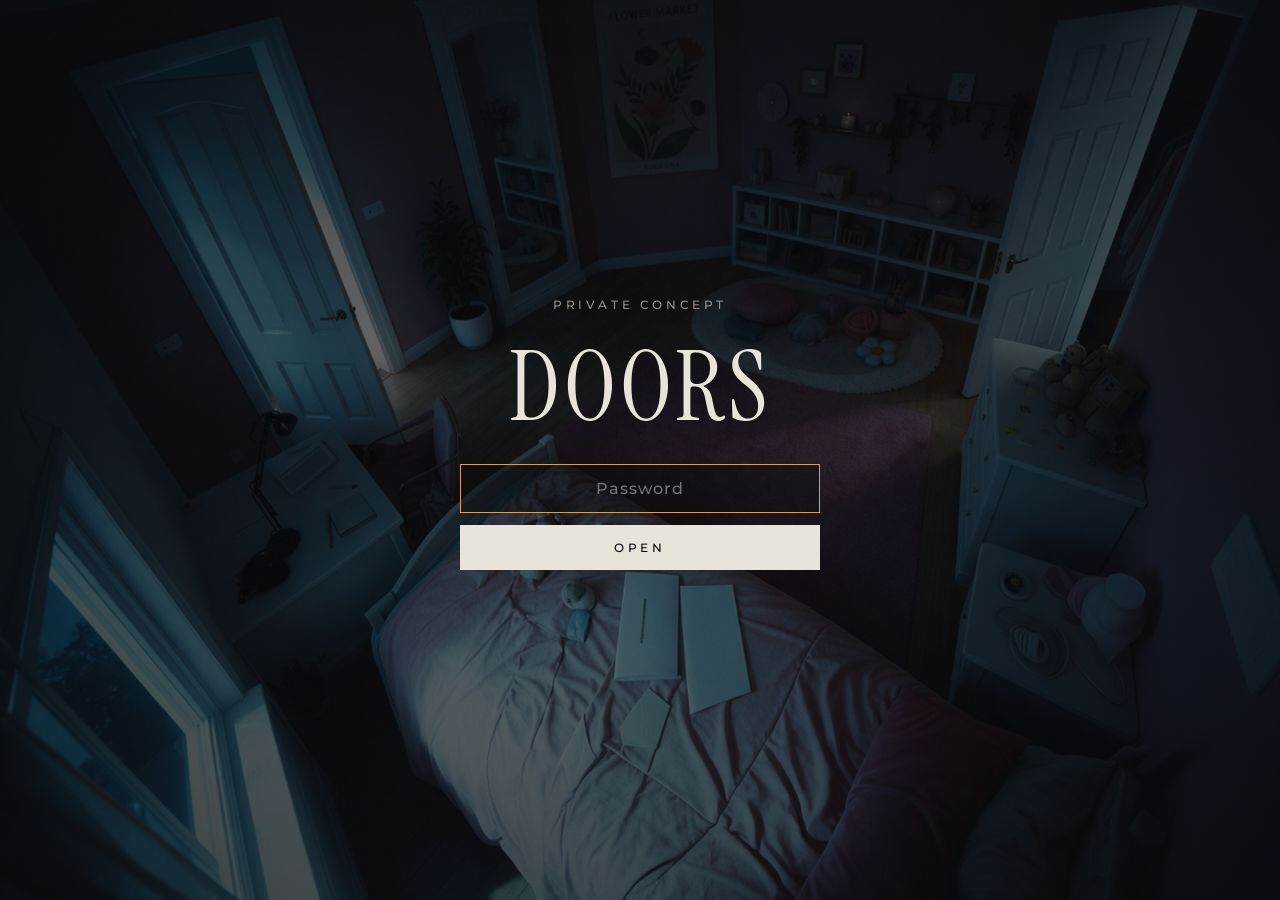
<file: concepts/doors/index.html>
<!DOCTYPE html>
<html lang="en">
<head>
<meta charset="UTF-8">
<meta name="viewport" content="width=device-width, initial-scale=1.0">
<title>Doors</title>
<meta name="robots" content="noindex, nofollow, noarchive">
<meta name="referrer" content="no-referrer">
<link rel="preconnect" href="https://fonts.googleapis.com">
<link rel="preconnect" href="https://fonts.gstatic.com" crossorigin>
<link rel="stylesheet" href="https://fonts.googleapis.com/css2?family=Geist:wght@400&family=Instrument+Serif:ital@0;1&family=Montserrat:wght@300;400;500&display=swap">
<style>
/* Desktop reproduces the 1440px Figma frame exactly, scaled by --u (1 Figma px).
   Below 900px the same content stacks into a single column. */
:root {
  --u: calc(100vw / 1440);
  --ink: #0a0c0f;
  --cream: #e9e4da;
  --ivory: #fbf8ee;
  --amber: #d4a062;
  --serif: "Instrument Serif", Georgia, "Times New Roman", serif;
  --sans: "Montserrat", "Helvetica Neue", Arial, sans-serif;
  --geist: "Geist", "Helvetica Neue", Arial, sans-serif;
}

*, *::before, *::after { box-sizing: border-box; }
html { -webkit-text-size-adjust: 100%; }
body {
  margin: 0;
  background: var(--ink);
  color: var(--cream);
  font-family: var(--sans);
  -webkit-font-smoothing: antialiased;
  -moz-osx-font-smoothing: grayscale;
  overflow-x: clip;
}
[hidden] { display: none !important; }
p, h1, h2, ul { margin: 0; font-weight: inherit; }
img, video { display: block; }

/* ---------- Password screen ---------- */
.gate {
  position: relative;
  min-height: 100vh;
  min-height: 100svh;
  display: grid;
  place-items: center;
  padding: 48px 20px;
  background: var(--ink) url("assets/gate.jpg") center / cover no-repeat;
}
.gate::before { content: ""; position: absolute; inset: 0; background: radial-gradient(ellipse at center, rgba(10,12,15,0.55), rgba(10,12,15,0.8)); }
.gate__box { position: relative; width: 100%; max-width: 360px; display: grid; gap: 28px; justify-items: center; text-align: center; }
.gate__kicker { font-weight: 500; font-size: 12px; letter-spacing: 3.6px; text-transform: uppercase; color: rgba(233, 228, 218, 0.6); }
.gate__title { font-family: var(--serif); font-size: 96px; letter-spacing: 4px; line-height: 1; color: var(--cream); }
.gate__form { width: 100%; display: grid; gap: 12px; }
.gate__label { position: absolute; width: 1px; height: 1px; overflow: hidden; clip: rect(0 0 0 0); }
.gate__input {
  width: 100%;
  padding: 14px 16px;
  border: 1px solid rgba(233, 228, 218, 0.5);
  border-radius: 0;
  background: rgba(10, 12, 15, 0.45);
  color: var(--cream);
  font: 500 16px var(--sans);
  letter-spacing: 1px;
  text-align: center;
}
.gate__input:focus { outline: none; border-color: var(--amber); }
.gate__btn {
  padding: 14px 16px;
  border: 1px solid var(--cream);
  border-radius: 0;
  background: var(--cream);
  color: var(--ink);
  font: 500 12px var(--sans);
  letter-spacing: 3.6px;
  text-transform: uppercase;
  cursor: pointer;
}
.gate__btn:hover { background: var(--ivory); }
.gate__btn:focus-visible { outline: 2px solid var(--amber); outline-offset: 3px; }
.gate__btn[disabled] { opacity: 0.6; cursor: progress; }
.gate__error { min-height: 1.5em; font-size: 14px; line-height: 1.5; color: var(--amber); }

/* ---------- Shared ---------- */
.s { position: relative; overflow: hidden; width: 100%; }
.s > * { position: absolute; }
.fill { position: absolute; inset: 0; width: 100%; height: 100%; object-fit: cover; }
img[data-img] { opacity: 0; transition: opacity 0.6s ease; }
img[data-img].is-in { opacity: 1; }
.serif { font-family: var(--serif); font-weight: 400; }
.label {
  font-weight: 500;
  font-size: calc(12 * var(--u));
  letter-spacing: calc(3.6 * var(--u));
  text-transform: uppercase;
  line-height: normal;
  white-space: nowrap;
}
.body { font-weight: 500; font-size: calc(18 * var(--u)); line-height: 1.75; color: rgba(233, 228, 218, 0.75); }

/* 01 Hero */
.hero { height: calc(900 * var(--u)); background: var(--ink); }
.hero__overlay { background: linear-gradient(to bottom, rgba(10,12,15,0.55), rgba(10,12,15,0.45) 50%, rgba(10,12,15,0.75)); }
.hero__tag {
  left: calc(575.5 * var(--u)); top: calc(120 * var(--u));
  padding: calc(8 * var(--u)) calc(16 * var(--u));
  border: 1px solid rgba(233, 228, 218, 0.6);
  border-radius: 999px;
  font-weight: 500; font-size: calc(14 * var(--u)); letter-spacing: calc(3 * var(--u));
  text-transform: uppercase; white-space: nowrap; line-height: normal;
}
.hero__title {
  left: 0; right: 0; top: calc(340 * var(--u));
  font-family: var(--serif); font-weight: 400; font-size: calc(120 * var(--u));
  letter-spacing: calc(4 * var(--u)); line-height: normal; text-align: center;
}
.hero__sub {
  left: 0; right: 0; top: calc(500 * var(--u));
  font-weight: 400; font-size: calc(18 * var(--u)); letter-spacing: calc(12 * var(--u));
  text-transform: uppercase; line-height: normal; text-align: center;
}
.hero__by {
  left: 0; right: 0; top: calc(800 * var(--u));
  font-weight: 500; font-size: calc(12 * var(--u)); letter-spacing: calc(3.6 * var(--u));
  text-transform: uppercase; text-align: center; color: rgba(233, 228, 218, 0.6);
}

/* 01b Target Audience */
.audience { height: calc(240 * var(--u)); background: #1e1e1e; }
.audience__label { left: calc(96 * var(--u)); top: calc(72 * var(--u)); color: var(--cream); }
.audience__list { left: calc(816 * var(--u)); top: calc(72 * var(--u)); width: calc(480 * var(--u)); padding-left: calc(27 * var(--u)); list-style: disc; }
.audience__list li::marker { font-size: 0.7em; }

/* 02 The Tension */
.tension { height: calc(720 * var(--u)); }
.tension__media { overflow: hidden; }
.tension__img { position: absolute; max-width: none; left: 0.02%; top: -15.97%; width: 106.88%; height: 128.25%; }
.tension__label { left: calc(96 * var(--u)); top: calc(72 * var(--u)); color: #0f0b08; }
.tension__head { left: calc(96 * var(--u)); top: calc(239 * var(--u)); width: calc(422 * var(--u)); font-size: calc(50 * var(--u)); line-height: 1.12; color: var(--cream); }
.tension__copy { left: calc(816 * var(--u)); top: calc(247 * var(--u)); width: calc(480 * var(--u)); display: flex; flex-direction: column; gap: calc(24 * var(--u)); }
.tension__pull { font-size: calc(30 * var(--u)); line-height: 1.3; color: var(--amber); }

/* 03 The Insight */
.insight { height: calc(240 * var(--u)); background: var(--cream); }
.insight__label { left: calc(96 * var(--u)); top: calc(72 * var(--u)); color: rgba(10, 12, 15, 0.55); }
.insight__copy { left: calc(817 * var(--u)); top: calc(57 * var(--u)); width: calc(480 * var(--u)); display: flex; flex-direction: column; gap: calc(24 * var(--u)); }
.insight__body { font-weight: 500; font-size: calc(18 * var(--u)); line-height: 1.75; letter-spacing: calc(0.36 * var(--u)); color: var(--ink); }
.insight__pull { font-size: calc(30 * var(--u)); line-height: 1.3; color: rgba(10, 12, 15, 0.6); }

/* 04b Concept statement */
.statement { height: calc(900 * var(--u)); background: #12151c; }
.statement__media { left: 0; right: 0; top: 0; height: calc(897 * var(--u)); overflow: hidden; transform: scaleX(-1); }
.statement__img { position: absolute; max-width: none; left: 0; top: -24.53%; width: 138.96%; height: 125.48%; }
.statement__text { left: calc(817 * var(--u)); top: calc(390 * var(--u)); width: calc(460 * var(--u)); font-size: calc(30 * var(--u)); line-height: 1.3; color: var(--cream); }

/* 05 Core Idea */
.core { height: calc(900 * var(--u)); background: var(--ink); }
.core__overlay { background: linear-gradient(to bottom, rgba(10,12,15,0.45), rgba(10,12,15,0.55)); }
.core__label { left: calc(96 * var(--u)); top: calc(72 * var(--u)); color: rgba(233, 228, 218, 0.7); }
.core__line { left: calc(360 * var(--u)); top: calc(401 * var(--u)); width: calc(720 * var(--u)); font-size: calc(40 * var(--u)); line-height: 1.22; text-align: center; color: var(--cream); }

/* 04 The Concept */
.concept { height: calc(900 * var(--u)); background: #c4c4c4; }
.concept__media { left: 0; top: 0; width: 100%; height: calc(922 * var(--u)); transform: scaleX(-1); }
.concept__shade { background: rgba(0, 0, 0, 0.5); }
.concept__label { left: calc(96 * var(--u)); top: calc(72 * var(--u)); color: var(--cream); }
.concept__head { left: calc(96 * var(--u)); top: calc(412 * var(--u)); width: calc(325 * var(--u)); font-size: calc(50 * var(--u)); line-height: 1.12; color: var(--cream); }
.concept__copy { left: calc(816 * var(--u)); top: calc(163 * var(--u)); width: calc(480 * var(--u)); display: flex; flex-direction: column; gap: calc(34.8 * var(--u)); }

/* 06 The Film */
.film { height: calc(1000 * var(--u)); background: var(--ink); }
.film__label { left: calc(96 * var(--u)); top: calc(72 * var(--u)); color: rgba(233, 228, 218, 0.7); }
.film__frame { left: calc(96 * var(--u)); top: calc(150 * var(--u)); width: calc(1248 * var(--u)); height: calc(702 * var(--u)); background: #000; overflow: hidden; }
.film__video { object-fit: contain; background: #000; }
.film__status {
  position: absolute; inset: 0;
  display: flex; flex-direction: column; align-items: center; justify-content: center; gap: 16px;
  background: rgba(10, 12, 15, 0.55);
}
.film__bar { width: min(280px, 60%); height: 2px; background: rgba(233, 228, 218, 0.2); overflow: hidden; }
.film__fill { display: block; height: 100%; width: 0; background: var(--amber); transition: width 0.2s linear; }
.film__msg { font-weight: 500; font-size: 12px; letter-spacing: 3.6px; text-transform: uppercase; color: var(--cream); text-align: center; padding: 0 16px; }
.film__note { left: calc(96 * var(--u)); top: calc(890 * var(--u)); width: calc(1248 * var(--u)); font-size: calc(28 * var(--u)); line-height: 1.3; text-align: center; color: rgba(233, 228, 218, 0.85); }

/* 07 Three Decisions */
.decisions { background: var(--cream); color: var(--ink); }
.decisions__head { position: relative; height: calc(300 * var(--u)); }
.decisions__head > * { position: absolute; }
.decisions__label { left: calc(96 * var(--u)); top: calc(72 * var(--u)); color: rgba(10, 12, 15, 0.55); }
.decisions__title { left: calc(96 * var(--u)); top: calc(150 * var(--u)); width: calc(900 * var(--u)); font-size: calc(50 * var(--u)); line-height: 1.12; color: var(--ink); }
.mosaic { display: flex; gap: calc(4 * var(--u)); width: calc(1439 * var(--u)); }
.mosaic__cell { position: relative; width: calc(477 * var(--u)); height: calc(560 * var(--u)); overflow: hidden; }
.decisions__text { height: calc(412 * var(--u)); display: flex; align-items: flex-start; gap: calc(48 * var(--u)); padding: calc(48 * var(--u)) calc(96 * var(--u)) calc(140 * var(--u)); }
.decision { width: calc(384 * var(--u)); display: flex; flex-direction: column; gap: calc(14 * var(--u)); }
.decision__head { display: flex; align-items: baseline; gap: calc(14 * var(--u)); color: rgba(10, 12, 15, 0.9); white-space: nowrap; line-height: normal; }
.decision__num { font-size: calc(50 * var(--u)); }
.decision__name { font-weight: 500; font-size: calc(12 * var(--u)); letter-spacing: calc(3.6 * var(--u)); text-transform: uppercase; }
.decision__rule { flex-shrink: 0; height: 1px; background: rgba(10, 12, 15, 0.2); }
.decision__body { font-weight: 300; font-size: calc(15 * var(--u)); line-height: 1.75; color: rgba(10, 12, 15, 0.75); }

/* 08 The Ending */
.ending { height: calc(878 * var(--u)); background: var(--ink); }
.ending__overlay { background: linear-gradient(to bottom, rgba(10,12,15,0.1), rgba(10,12,15,0.2) 55%, rgba(10,12,15,0.92)); }
.ending__label { left: calc(96 * var(--u)); top: calc(58 * var(--u)); color: rgba(233, 228, 218, 0.7); }
.ending__head { left: calc(96 * var(--u)); top: calc(628 * var(--u)); width: calc(1248 * var(--u)); font-size: calc(67 * var(--u)); line-height: 1.15; color: var(--cream); }
.ending__body { left: calc(96 * var(--u)); top: calc(732 * var(--u)); width: calc(670 * var(--u)); font-weight: 500; font-size: calc(15 * var(--u)); line-height: 1.75; color: rgba(233, 228, 218, 0.75); }

/* 08c End Cards */
.cards { height: calc(824 * var(--u)); background: #000; display: flex; flex-direction: column; align-items: center; gap: calc(48 * var(--u)); padding: calc(160 * var(--u)) 0; text-align: center; }
.cards__label { color: rgba(233, 228, 218, 0.45); }
.cards__line { width: calc(900 * var(--u)); font-size: calc(38 * var(--u)); line-height: 1.22; color: var(--cream); }
.cards__line--narrow { width: calc(640 * var(--u)); }
.cards__rule { width: calc(48 * var(--u)); height: 1px; background: rgba(233, 228, 218, 0.4); }
.cards__url { color: rgba(212, 160, 98, 0.95); }

/* 09 Close */
.close { height: calc(843 * var(--u)); display: flex; flex-direction: column; align-items: center; gap: calc(36 * var(--u)); padding: calc(200 * var(--u)) calc(96 * var(--u)) calc(64 * var(--u)); background: var(--ink); text-align: center; }
.close__lede { width: calc(1248 * var(--u)); font-size: calc(50 * var(--u)); line-height: 1.12; color: var(--cream); }
.close__cta { font-family: var(--serif); font-style: italic; font-size: calc(67 * var(--u)); line-height: normal; color: var(--amber); white-space: nowrap; }
.close__contact { width: 100%; font-family: var(--geist); font-size: calc(20 * var(--u)); line-height: 1.7; color: var(--ivory); opacity: 0.6; }
.close__sep { padding: 0 0.75em; }
.close__spacer { height: calc(96 * var(--u)); }
.close__rule { width: calc(1248 * var(--u)); height: 1px; background: rgba(233, 228, 218, 0.15); }
.close__foot { width: 100%; display: flex; justify-content: space-between; align-items: flex-start; color: rgba(233, 228, 218, 0.5); line-height: normal; text-align: left; }
.close__meta { font-weight: 500; font-size: calc(10 * var(--u)); letter-spacing: calc(3 * var(--u)); text-transform: uppercase; white-space: pre; }
.close__credit { font-weight: 300; font-size: calc(11 * var(--u)); white-space: nowrap; }

/* ---------- Phone and small tablet ---------- */
@media (max-width: 899px) {
  :root { --u: 1px; }
  .s > * { position: relative; }
  .s > .fill, .s > .tension__media, .s > .statement__media, .s > .concept__media { position: absolute; }
  .s { height: auto; padding: 56px 20px; display: flex; flex-direction: column; gap: 20px; }
  .s > *:not(.fill):not(.tension__media):not(.statement__media):not(.concept__media) { left: auto; top: auto; width: auto; max-width: 100%; }
  .label { white-space: normal; }
  .body, .insight__body { font-size: 16px; }

  .hero { min-height: 100svh; justify-content: center; text-align: center; gap: 24px; padding-block: 96px 64px; }
  .hero__tag { position: absolute !important; top: 40px !important; left: 50% !important; transform: translateX(-50%); font-size: 11px; letter-spacing: 2.4px; padding: 7px 14px; }
  .hero__title { font-size: 76px; letter-spacing: 3px; }
  .hero__sub { font-size: 13px; letter-spacing: 6px; line-height: 1.6; }
  .hero__by { position: absolute !important; top: auto !important; bottom: 40px; left: 0 !important; right: 0; }

  .tension__img, .statement__img { left: 0; top: 0; width: 100%; height: 100%; object-fit: cover; }
  .tension { padding-block: 72px; }
  .tension__label { color: var(--cream); }
  .tension__media::after, .statement__media::after { content: ""; position: absolute; inset: 0; background: rgba(10, 12, 15, 0.55); }
  .tension__head, .concept__head, .decisions__title { font-size: 38px; }
  .tension__pull, .insight__pull, .statement__text { font-size: 26px; }

  .statement { min-height: 520px; justify-content: flex-end; }
  .statement__media { height: 100%; }
  .core { min-height: 560px; justify-content: space-between; }
  .core__line { font-size: 32px; margin-block: auto; }
  .concept { gap: 28px; }
  .concept__media { height: 100%; }
  .concept__copy { gap: 1.2em; }

  .film { gap: 20px; }
  .film__frame { width: 100%; height: auto; aspect-ratio: 16 / 9; }
  .film__note { font-size: 22px; }

  .decisions__head { height: auto; padding: 56px 20px 32px; display: flex; flex-direction: column; gap: 20px; }
  .decisions__head > * { position: static; width: auto; }
  .mosaic { width: 100%; flex-direction: column; gap: 4px; }
  .mosaic__cell { width: 100%; height: auto; aspect-ratio: 477 / 560; }
  .decisions__text { height: auto; flex-direction: column; gap: 40px; padding: 40px 20px 72px; }
  .decision { width: auto; }
  .decision__num { font-size: 44px; }
  .decision__body { font-size: 15px; }

  .ending { min-height: 640px; justify-content: flex-end; }
  .ending__label { position: absolute !important; top: 40px !important; left: 20px !important; }
  .ending__head { font-size: 44px; }

  .cards { height: auto; padding: 96px 20px; gap: 32px; }
  .cards__line, .cards__line--narrow { width: 100%; font-size: 28px; }

  .close { height: auto; padding: 96px 20px 48px; gap: 28px; }
  .close__lede { width: 100%; font-size: 30px; }
  .close__cta { font-size: 40px; white-space: normal; line-height: 1.15; }
  .close__contact { font-size: 16px; display: flex; flex-direction: column; gap: 4px; }
  .close__sep { display: none; }
  .close__spacer { height: 24px; }
  .close__rule { width: 100%; }
  .close__foot { flex-direction: column; gap: 12px; text-align: center; align-items: center; }
  .close__meta { white-space: normal; letter-spacing: 2px; }
  .close__credit { white-space: normal; }
}

@media (prefers-reduced-motion: reduce) {
  img[data-img], .film__fill { transition: none; }
}
</style>
</head>
<body>

<div class="gate" id="gate">
  <div class="gate__box">
    <p class="gate__kicker">Private concept</p>
    <p class="gate__title">DOORS</p>
    <form class="gate__form" id="gate-form" autocomplete="off">
      <label class="gate__label" for="gate-pw">Password</label>
      <input class="gate__input" id="gate-pw" type="password" placeholder="Password" required>
      <button class="gate__btn" id="gate-btn" type="submit">Open</button>
      <p class="gate__error" id="gate-error" role="alert"></p>
    </form>
  </div>
</div>

<main id="page" hidden></main>

<script>
(() => {
  const M = {"salt":"QPmx+nzWk6oUCUvgyogGlQ==","iterations":600000,"files":{"content":{"path":"assets/c.bin?v=a6d0d0782e","size":8356},"camera":{"path":"assets/i-camera.bin?v=cf1ce6528d","size":337429},"concept":{"path":"assets/i-concept.bin?v=372ad9ebe7","size":295984},"core":{"path":"assets/i-core.bin?v=65ecfbb8a1","size":376685},"door":{"path":"assets/i-door.bin?v=d49ee1629c","size":154710},"ending":{"path":"assets/i-ending.bin?v=1d0bdfe271","size":151049},"hero":{"path":"assets/i-hero.bin?v=0b2d74596b","size":703025},"poster":{"path":"assets/i-poster.bin?v=4594019d36","size":258827},"silence":{"path":"assets/i-silence.bin?v=74c0cd0a27","size":180890},"statement":{"path":"assets/i-statement.bin?v=2b32df4a9b","size":232606},"tension":{"path":"assets/i-tension.bin?v=2c17e2b26b","size":189985},"film":{"path":"assets/f.bin?v=c8f9e39387","size":22239326}}};
  const STORE = "doors-key";
  const root = document.documentElement;

  const setUnit = () => {
    if (root.clientWidth >= 900) root.style.setProperty("--u", root.clientWidth / 1440 + "px");
    else root.style.removeProperty("--u");
  };
  setUnit();
  addEventListener("resize", setUnit);

  const fromB64 = (s) => Uint8Array.from(atob(s), (c) => c.charCodeAt(0));
  const toB64 = (buf) => btoa(String.fromCharCode(...new Uint8Array(buf)));

  async function deriveKey(password) {
    const base = await crypto.subtle.importKey("raw", new TextEncoder().encode(password), "PBKDF2", false, ["deriveKey"]);
    return crypto.subtle.deriveKey(
      { name: "PBKDF2", salt: fromB64(M.salt), iterations: M.iterations, hash: "SHA-256" },
      base, { name: "AES-GCM", length: 256 }, true, ["decrypt"]);
  }

  const decrypt = (key, buf) =>
    crypto.subtle.decrypt({ name: "AES-GCM", iv: new Uint8Array(buf, 0, 12) }, key, new Uint8Array(buf, 12));

  async function load(file, onProgress) {
    const res = await fetch(file.path);
    if (!res.ok) throw new Error("HTTP " + res.status);
    if (!onProgress || !res.body) return res.arrayBuffer();
    const reader = res.body.getReader();
    let out = new Uint8Array(file.size), got = 0;
    for (;;) {
      const { done, value } = await reader.read();
      if (done) break;
      if (got + value.length > out.length) { const grown = new Uint8Array(got + value.length); grown.set(out); out = grown; }
      out.set(value, got);
      got += value.length;
      onProgress(Math.min(got / file.size, 1));
    }
    return out.buffer.slice(0, got);
  }

  async function open(key) {
    const html = new TextDecoder().decode(await decrypt(key, await load(M.files.content)));
    const page = document.getElementById("page");
    page.innerHTML = html;
    document.getElementById("gate").hidden = true;
    page.hidden = false;
    setUnit();

    page.querySelectorAll("img[data-img]").forEach(async (img) => {
      try {
        const data = await decrypt(key, await load(M.files[img.dataset.img]));
        img.onload = () => img.classList.add("is-in");
        img.src = URL.createObjectURL(new Blob([data], { type: "image/jpeg" }));
      } catch (e) { /* the section keeps its background colour */ }
    });

    const fill = page.querySelector(".film__fill");
    const msg = page.querySelector(".film__msg");
    const status = page.querySelector(".film__status");
    const video = page.querySelector(".film__video");
    try {
      const enc = await load(M.files.film, (p) => {
        const pct = Math.round(p * 100);
        fill.style.width = pct + "%";
        msg.textContent = "Loading film " + pct + "%";
      });
      msg.textContent = "Preparing film";
      const data = await decrypt(key, enc);
      const poster = page.querySelector(".film__poster");
      if (poster.src) video.poster = poster.src;
      video.src = URL.createObjectURL(new Blob([data], { type: "video/mp4" }));
      video.hidden = false;
      status.hidden = true;
      page.querySelector(".film__poster").hidden = true;
    } catch (e) {
      fill.style.width = "0";
      msg.textContent = "The film didn’t load. Check your connection and reload the page.";
    }
  }

  const form = document.getElementById("gate-form");
  const input = document.getElementById("gate-pw");
  const btn = document.getElementById("gate-btn");
  const error = document.getElementById("gate-error");

  form.addEventListener("submit", async (e) => {
    e.preventDefault();
    error.textContent = "";
    btn.disabled = true;
    btn.textContent = "Opening";
    try {
      const key = await deriveKey(input.value.trim());
      await open(key);
      try { sessionStorage.setItem(STORE, toB64(await crypto.subtle.exportKey("raw", key))); } catch (_) {}
    } catch (err) {
      error.textContent = err && err.name === "OperationError"
        ? "That password didn’t work. Check the spelling and try again."
        : "The page couldn’t load. Check your connection and try again.";
      btn.disabled = false;
      btn.textContent = "Open";
      input.select();
    }
  });

  (async () => {
    let saved = null;
    try { saved = sessionStorage.getItem(STORE); } catch (_) {}
    if (!saved) { input.focus(); return; }
    try {
      const key = await crypto.subtle.importKey("raw", fromB64(saved), "AES-GCM", false, ["decrypt"]);
      await open(key);
    } catch (_) {
      try { sessionStorage.removeItem(STORE); } catch (__) {}
      input.focus();
    }
  })();
})();
</script>
</body>
</html>
</file>
